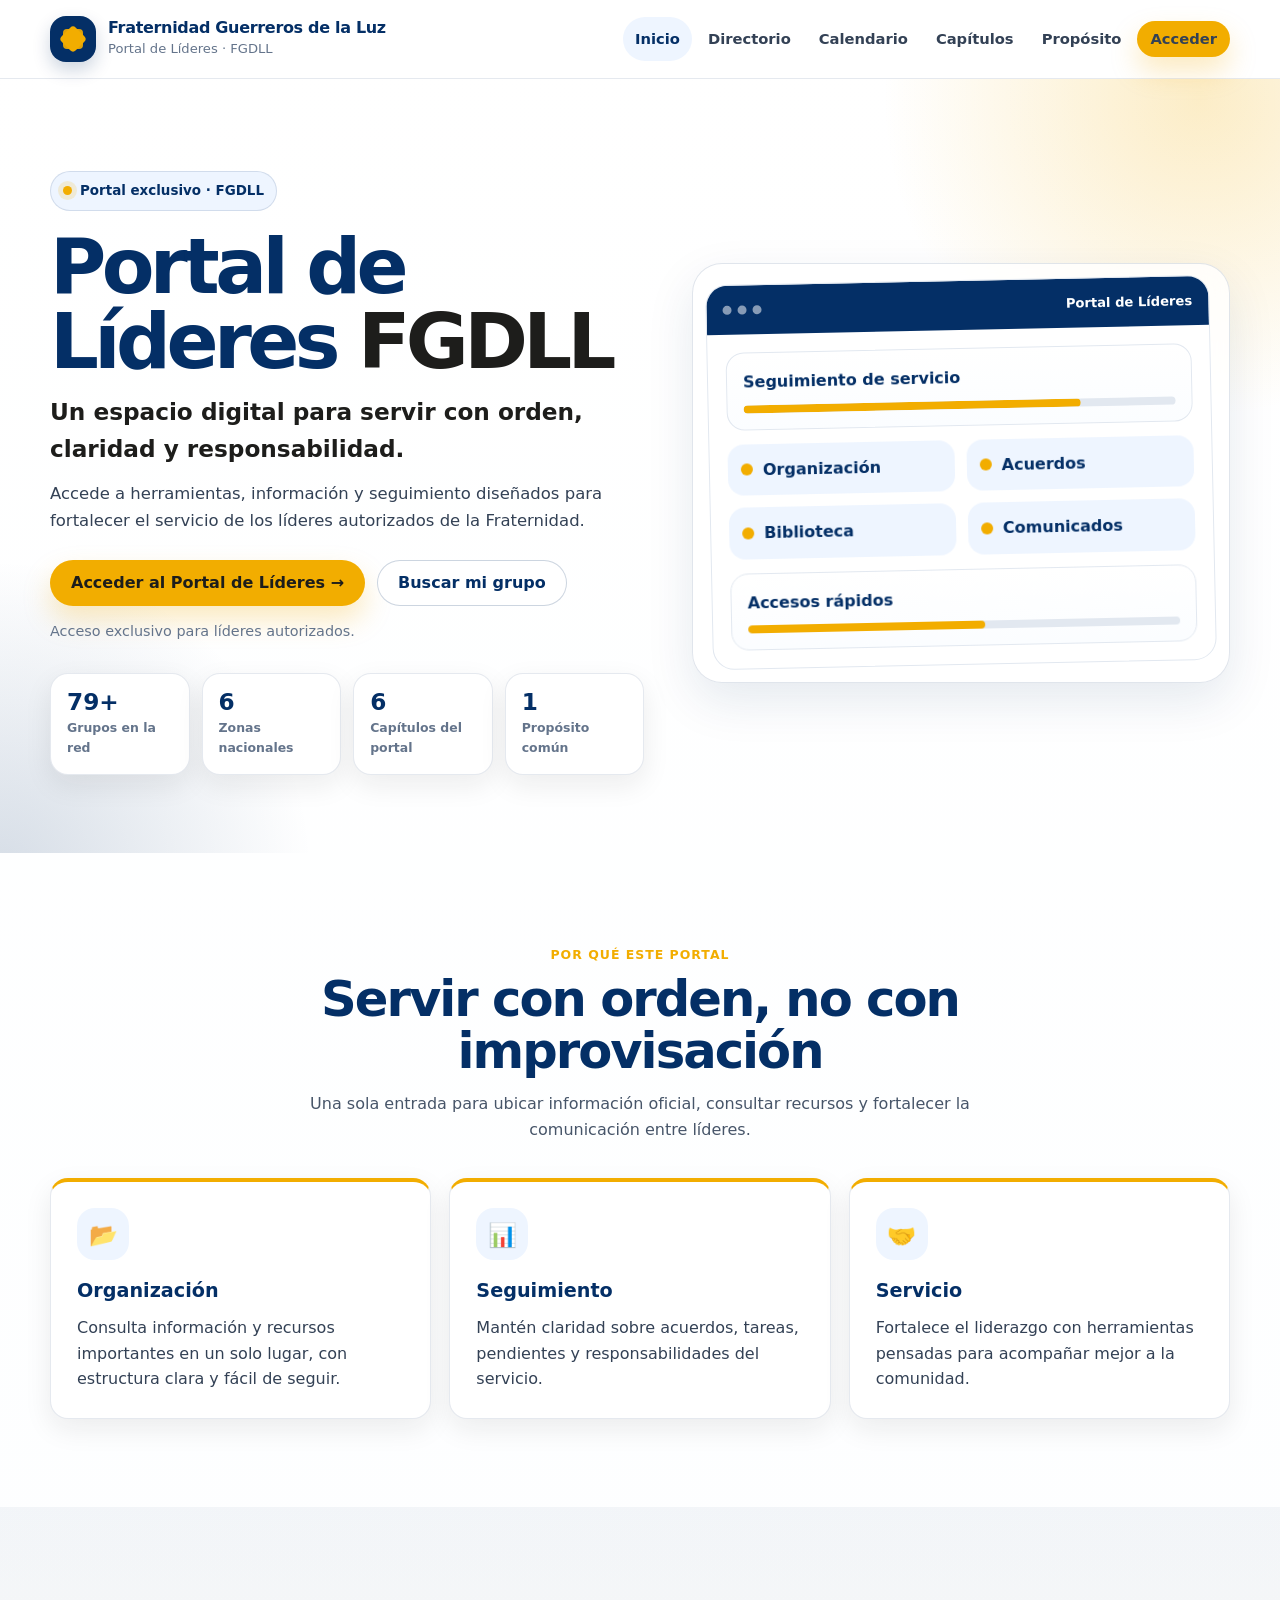
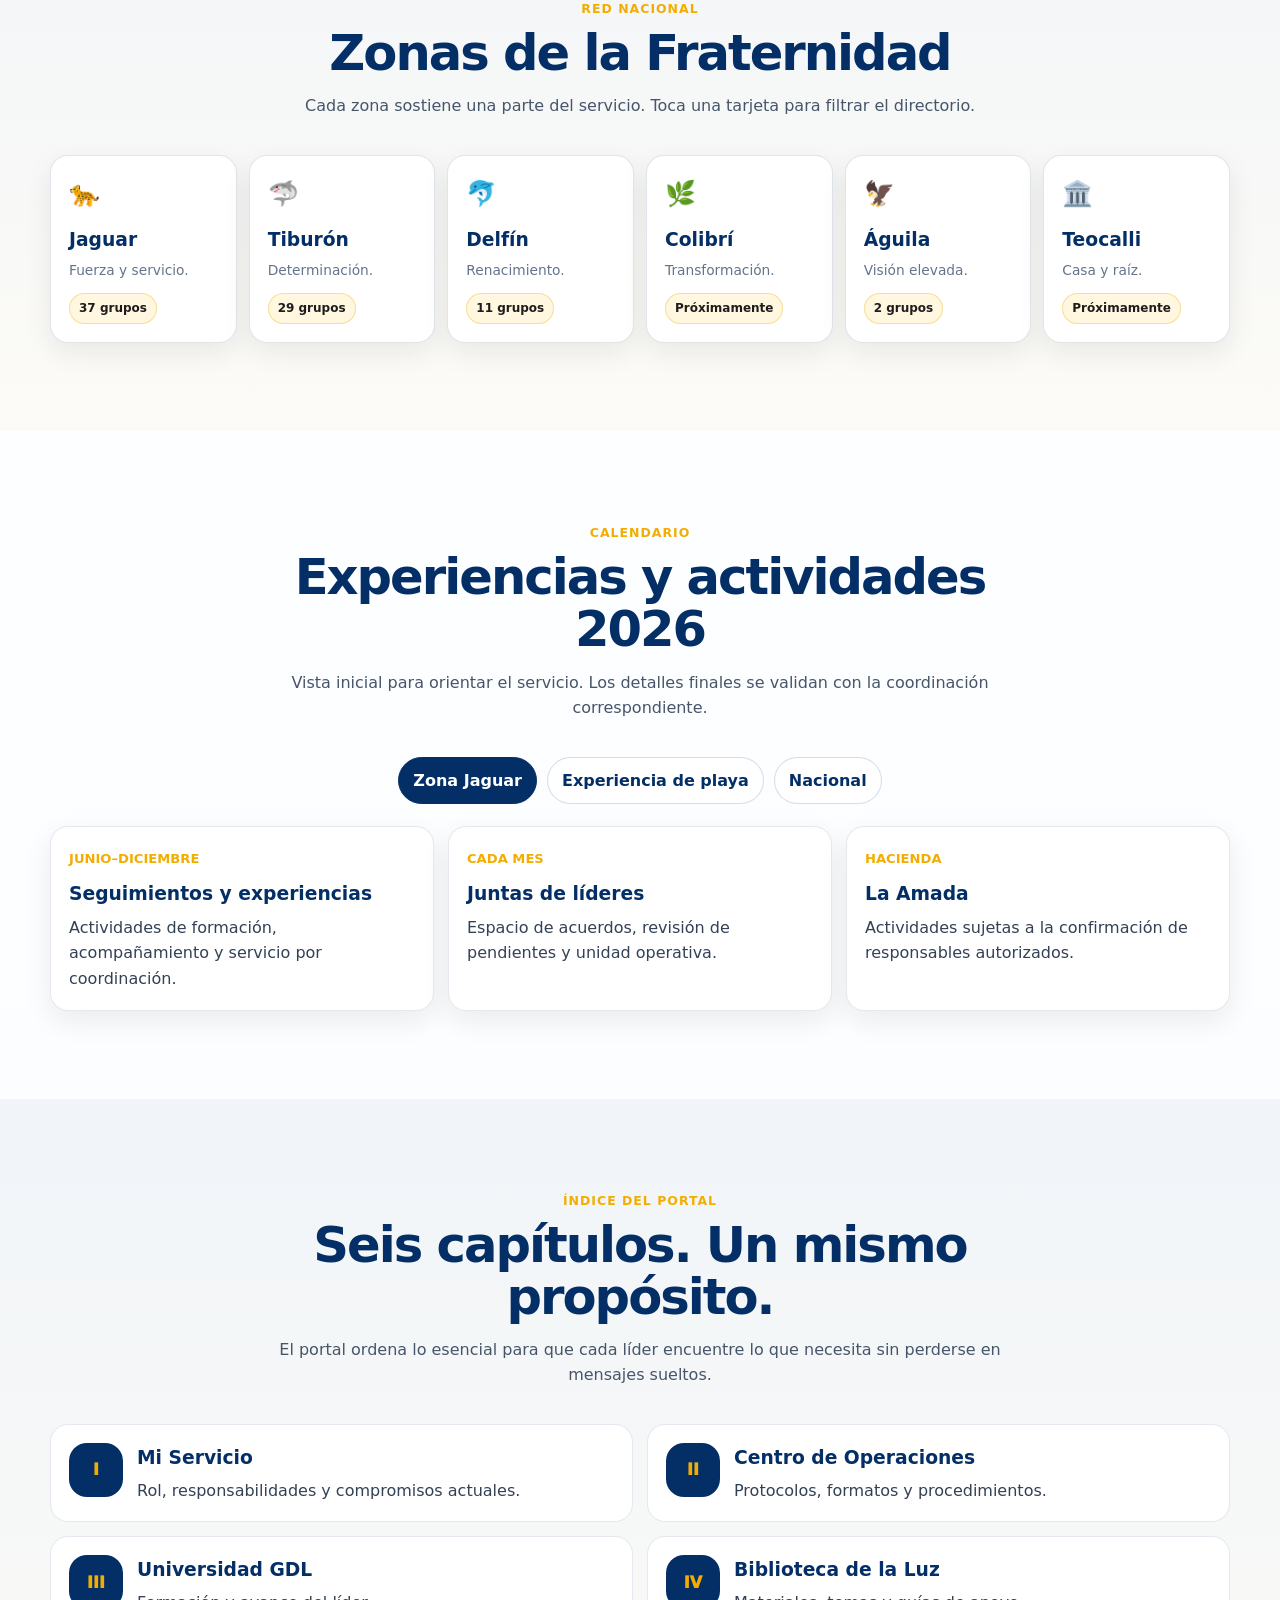
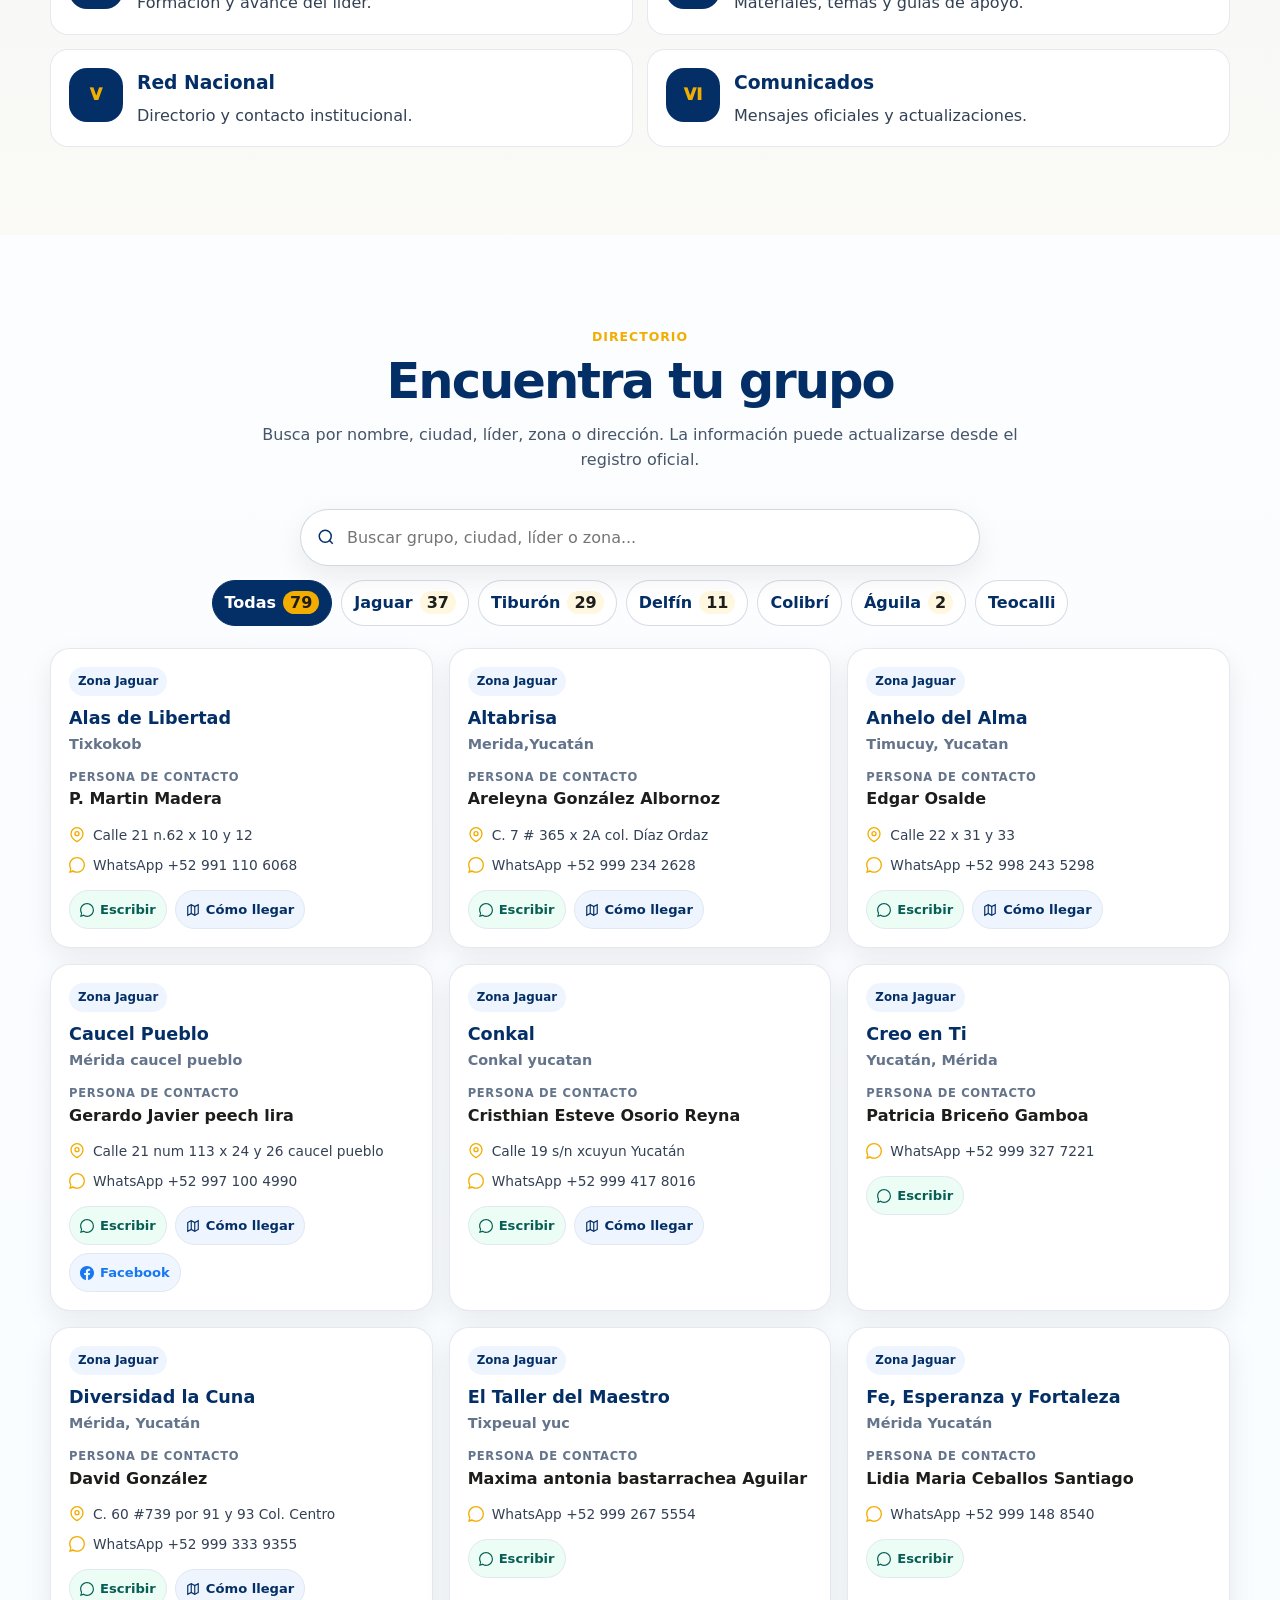
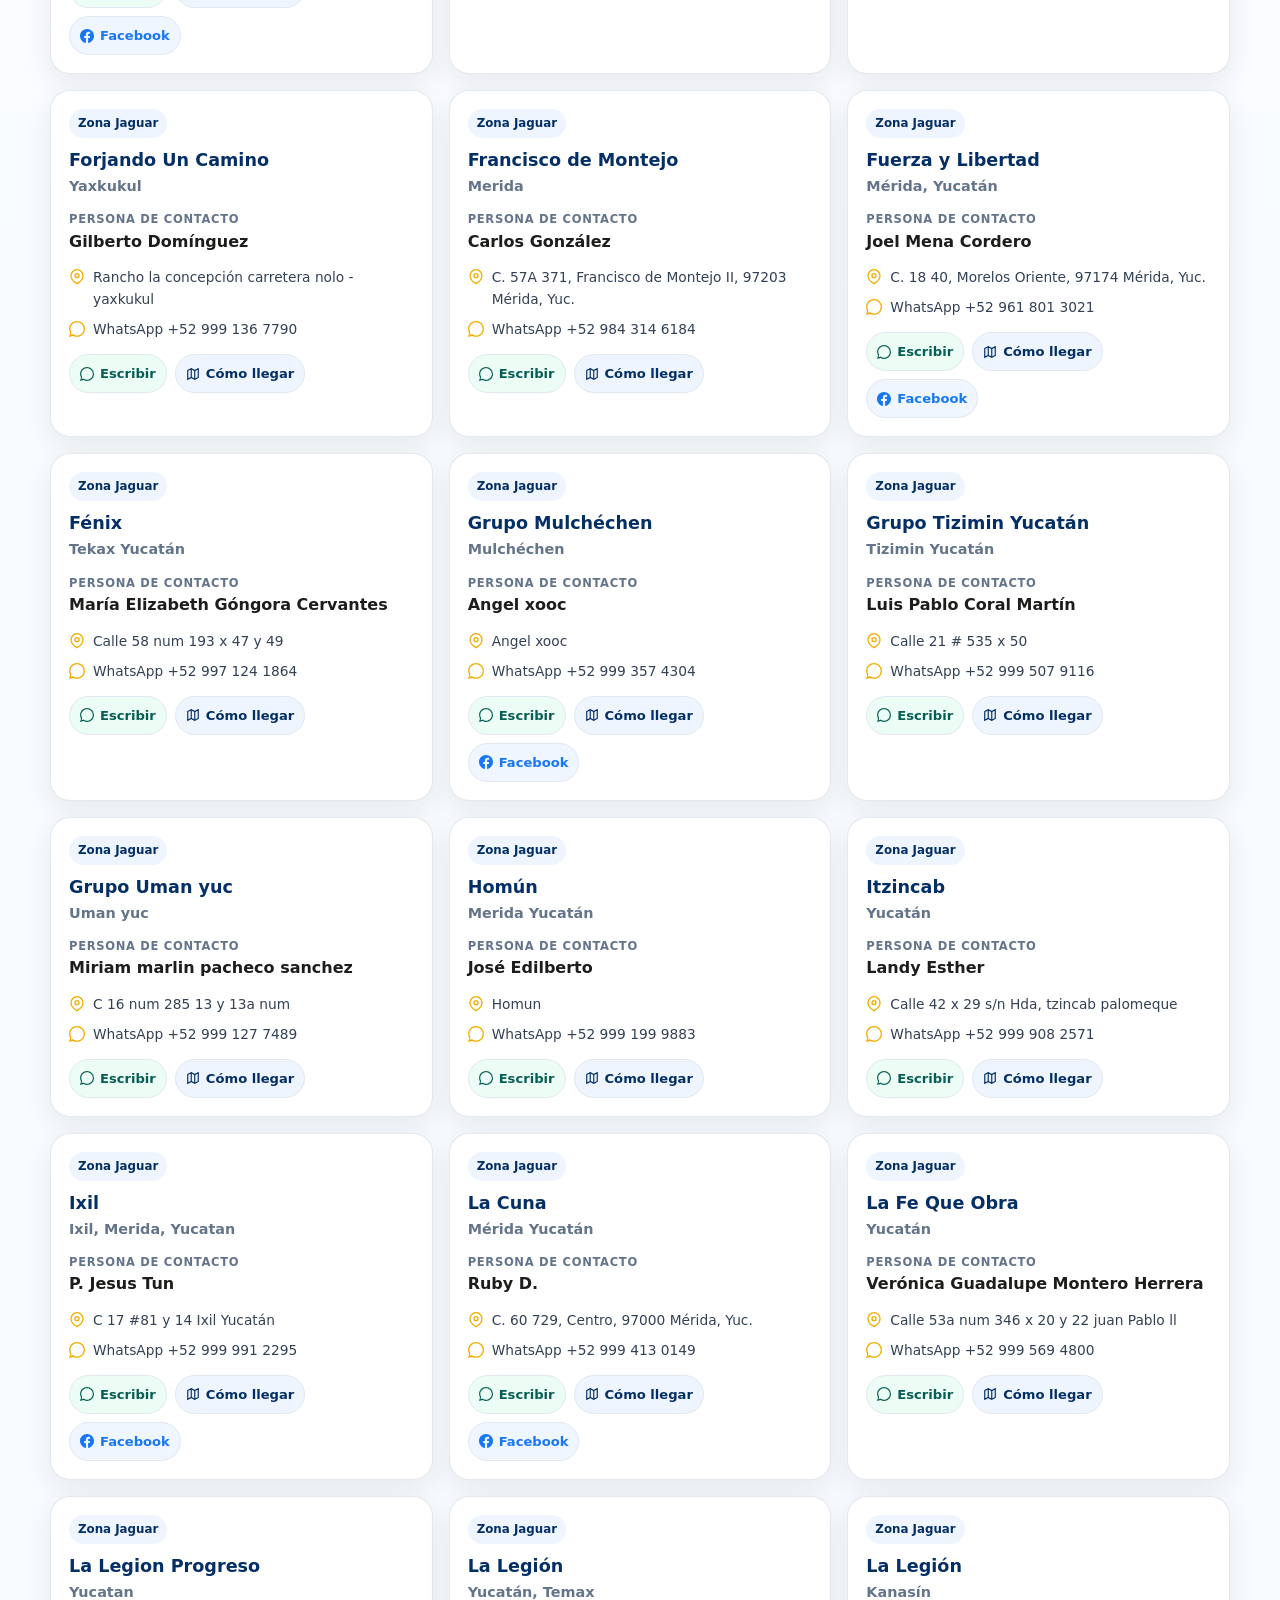
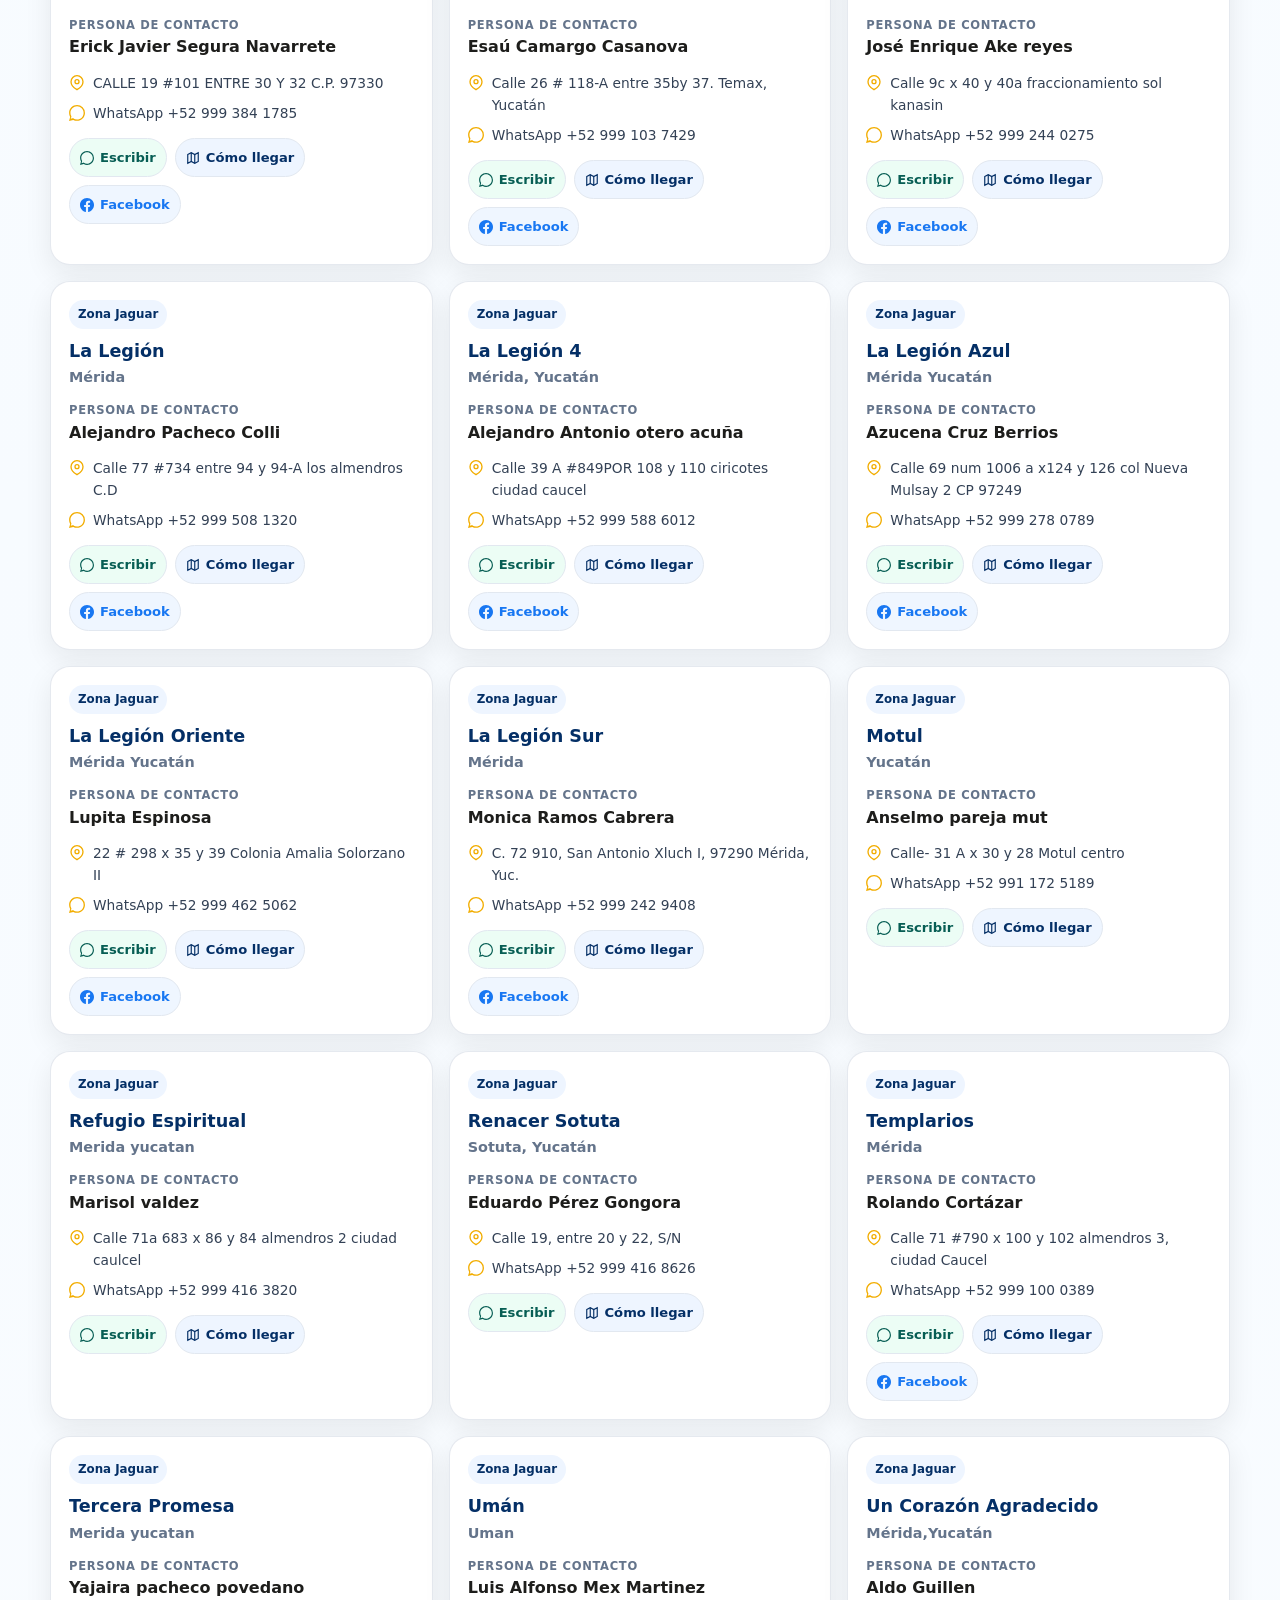
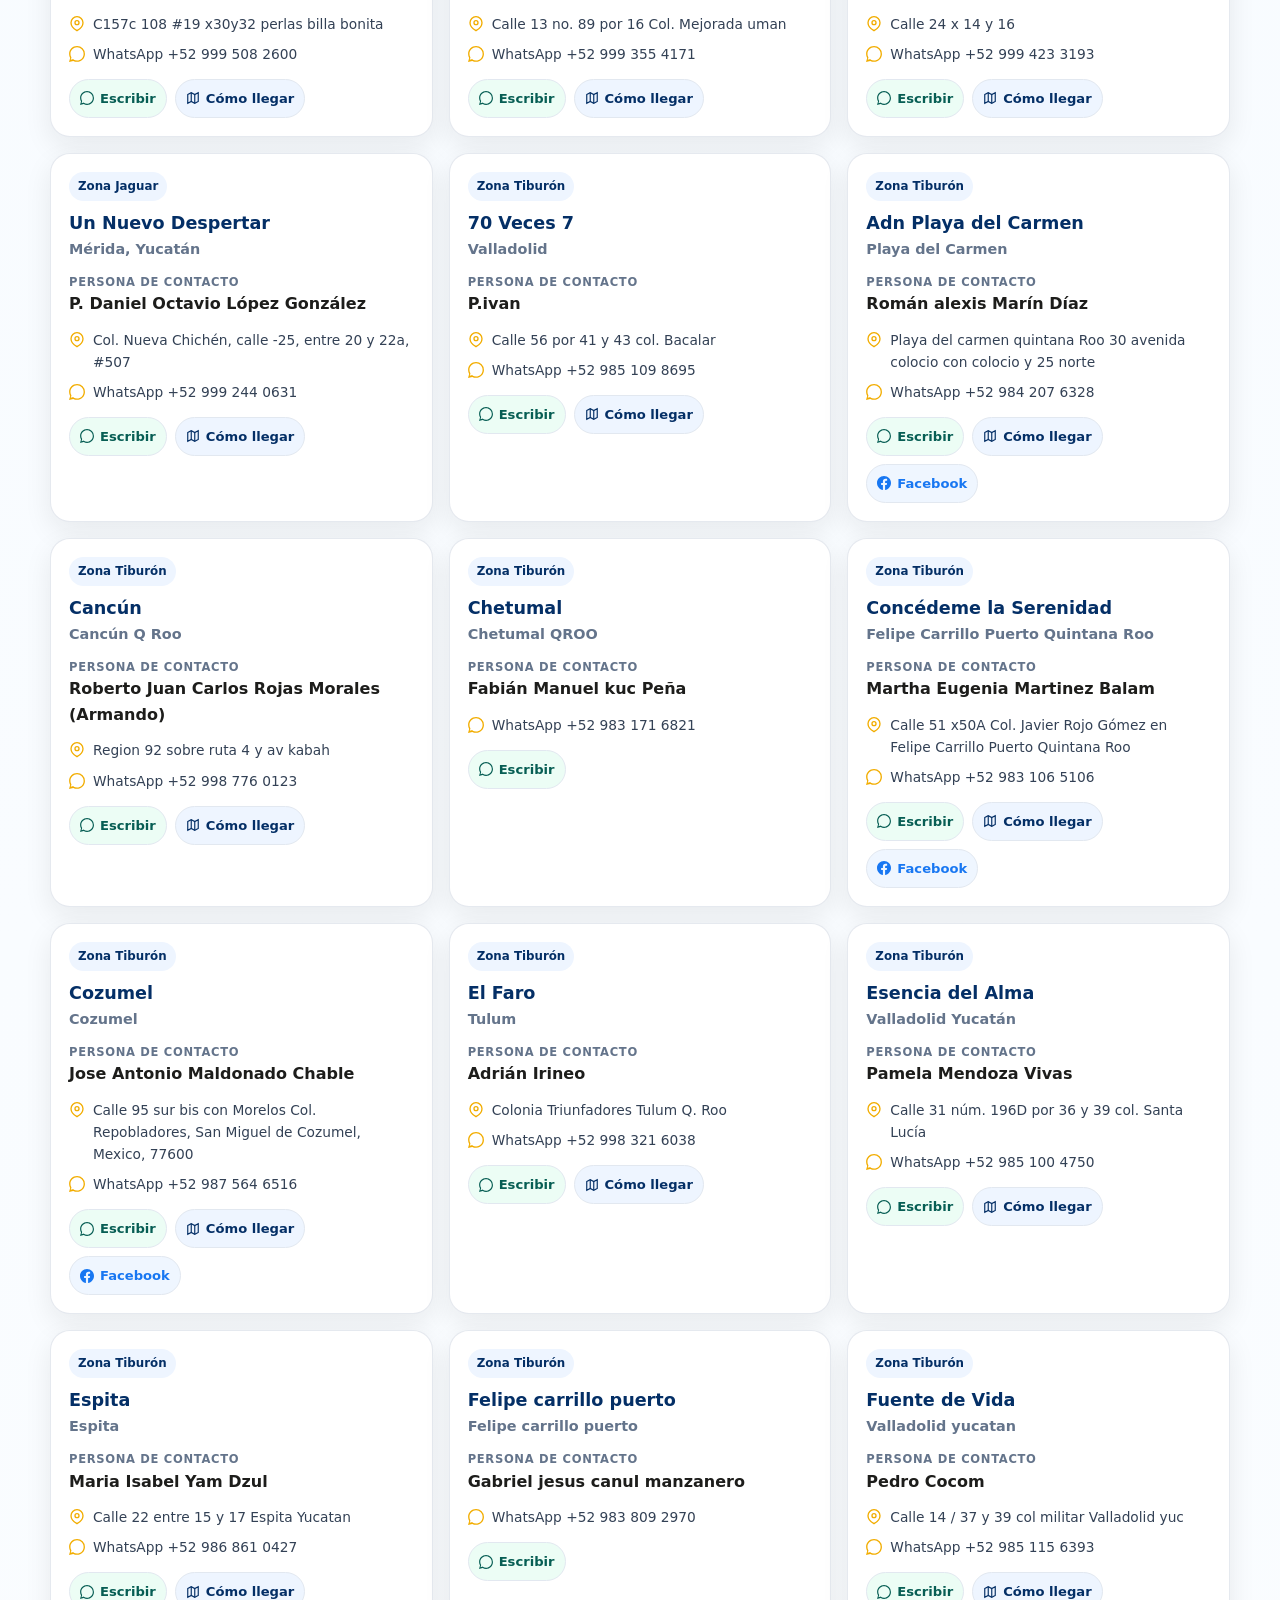
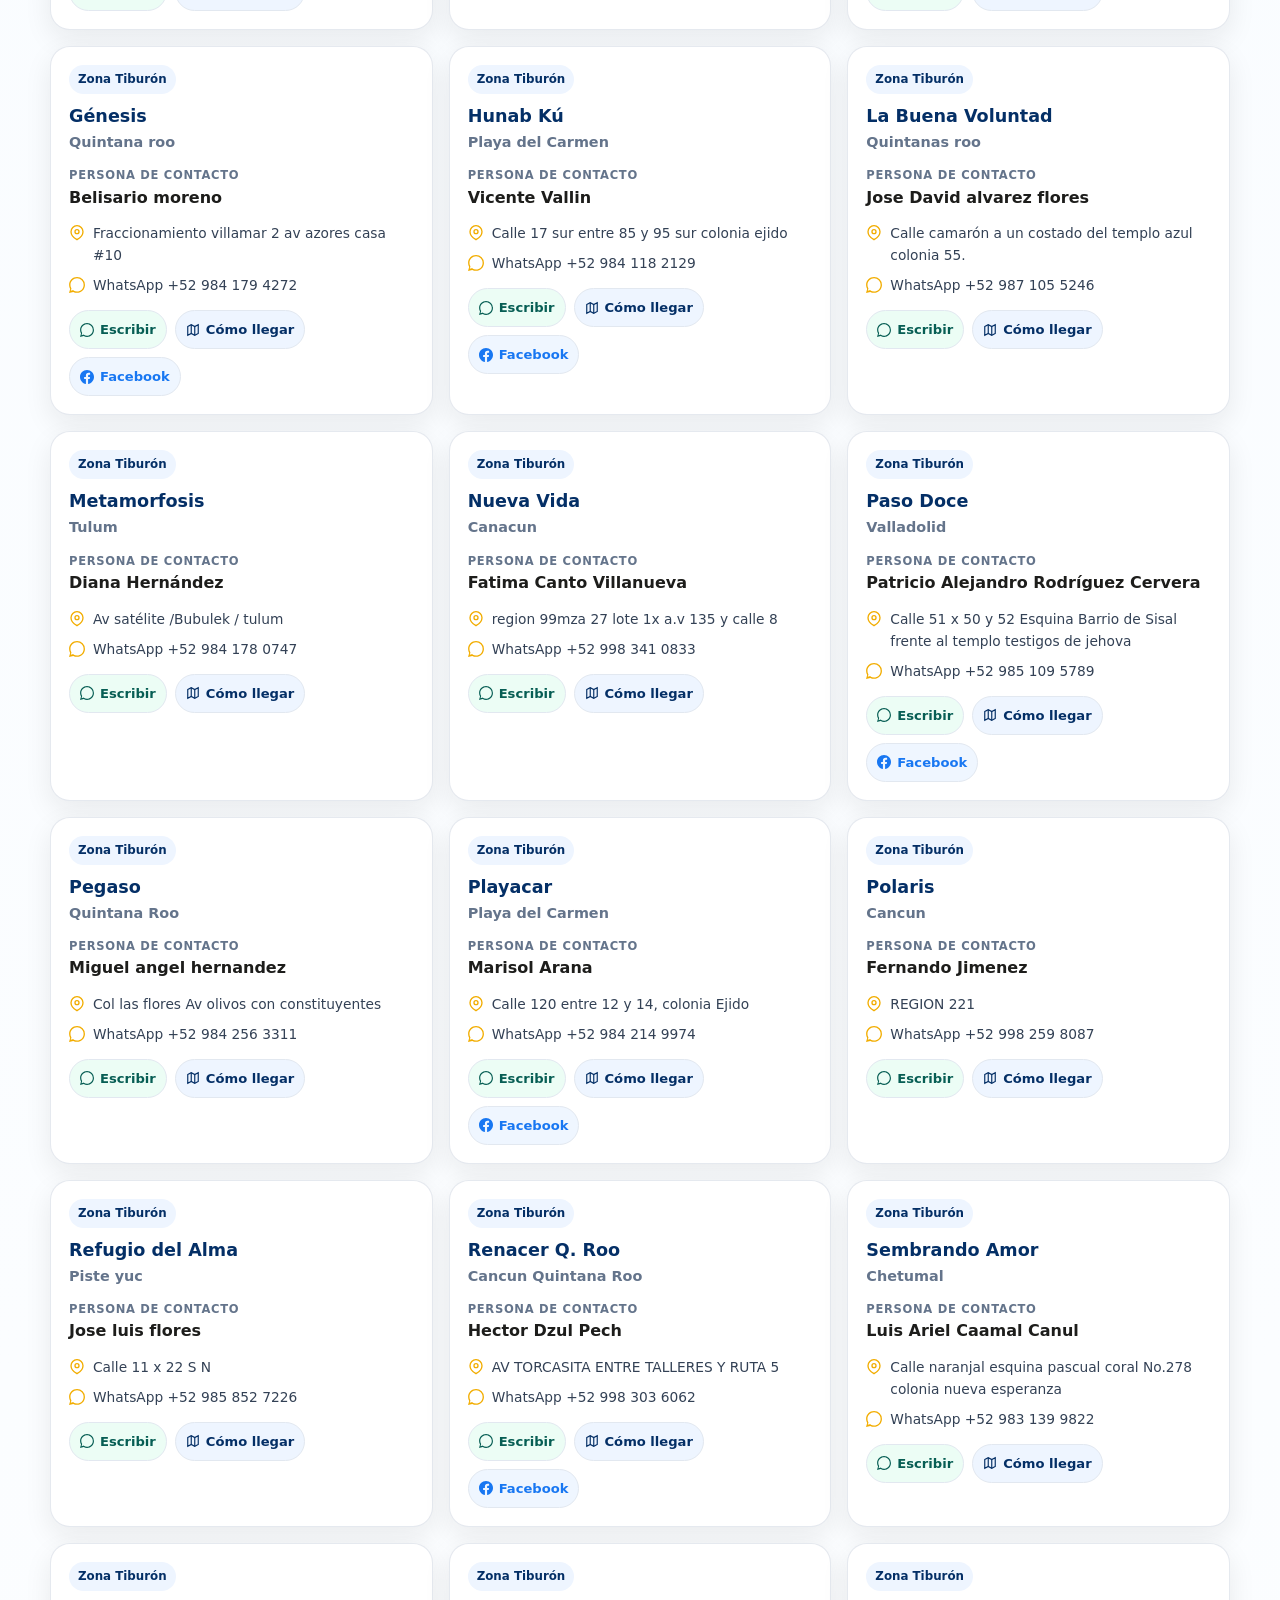
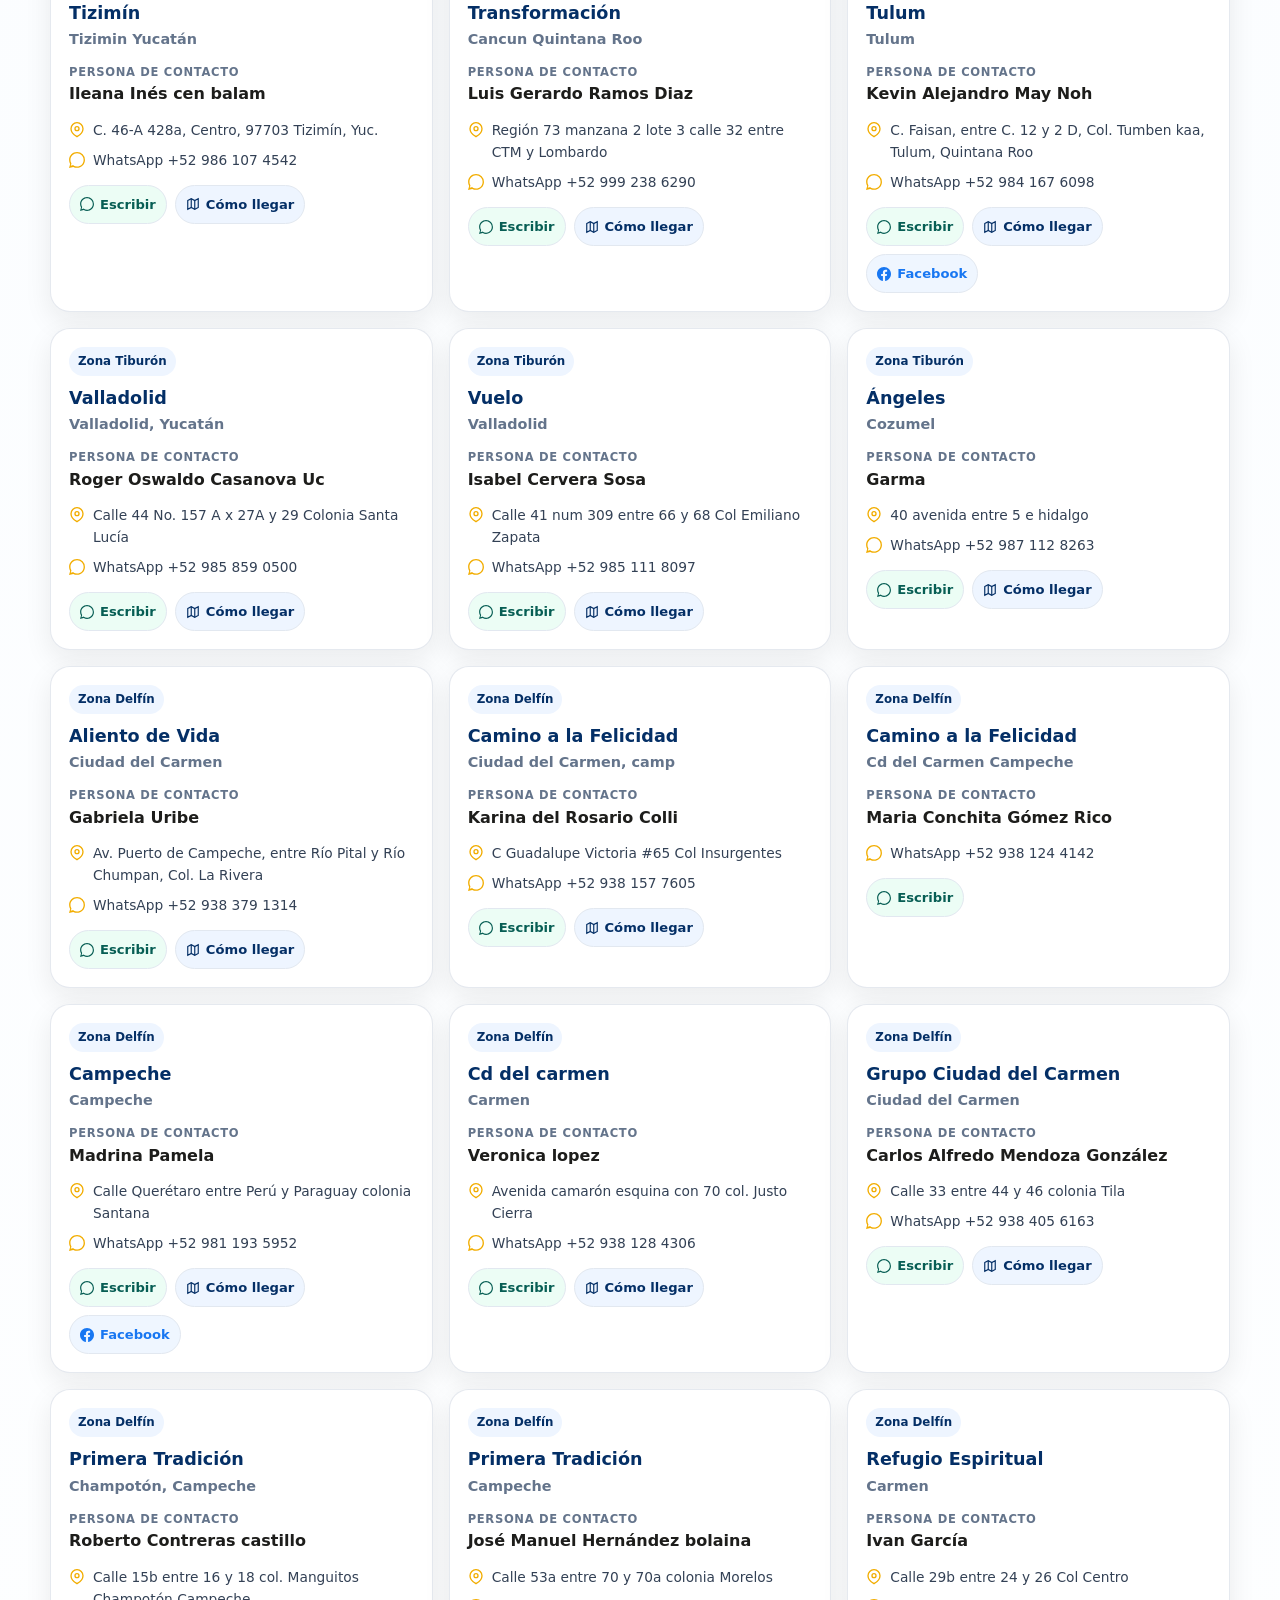
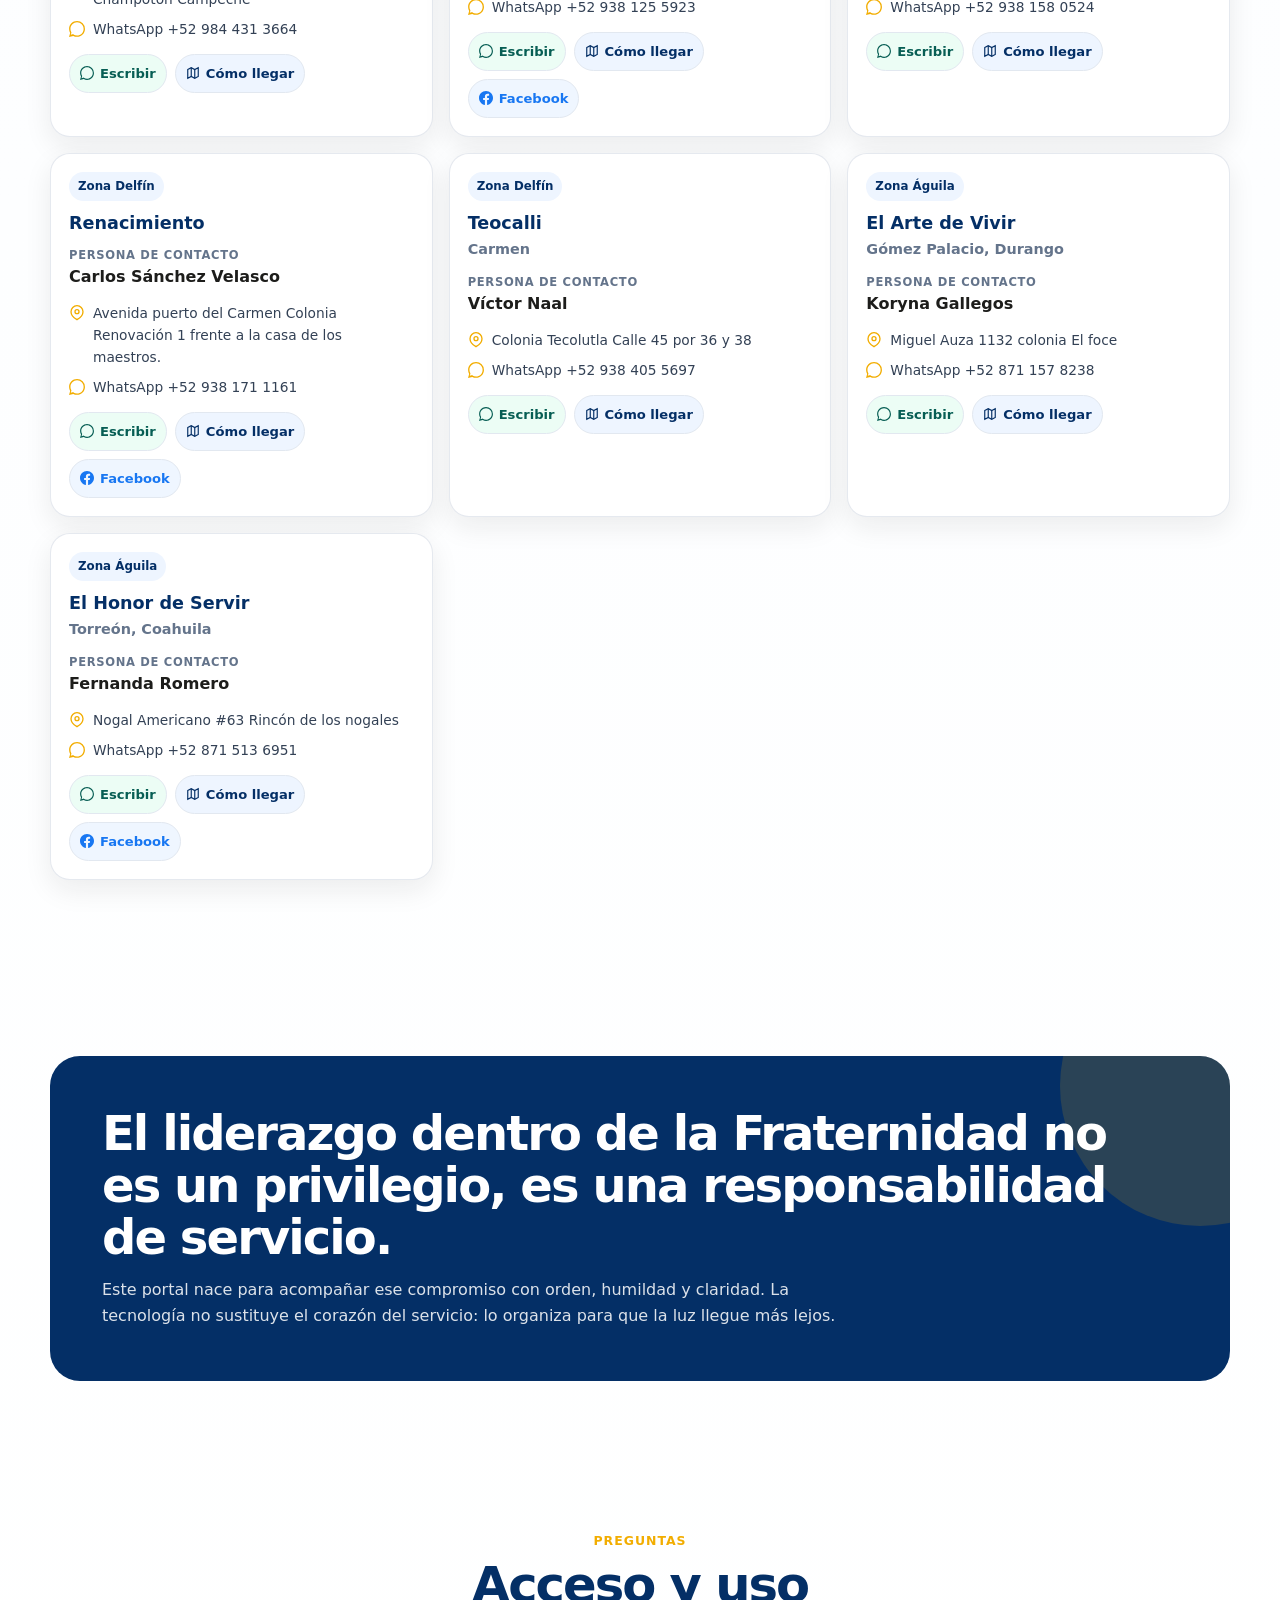
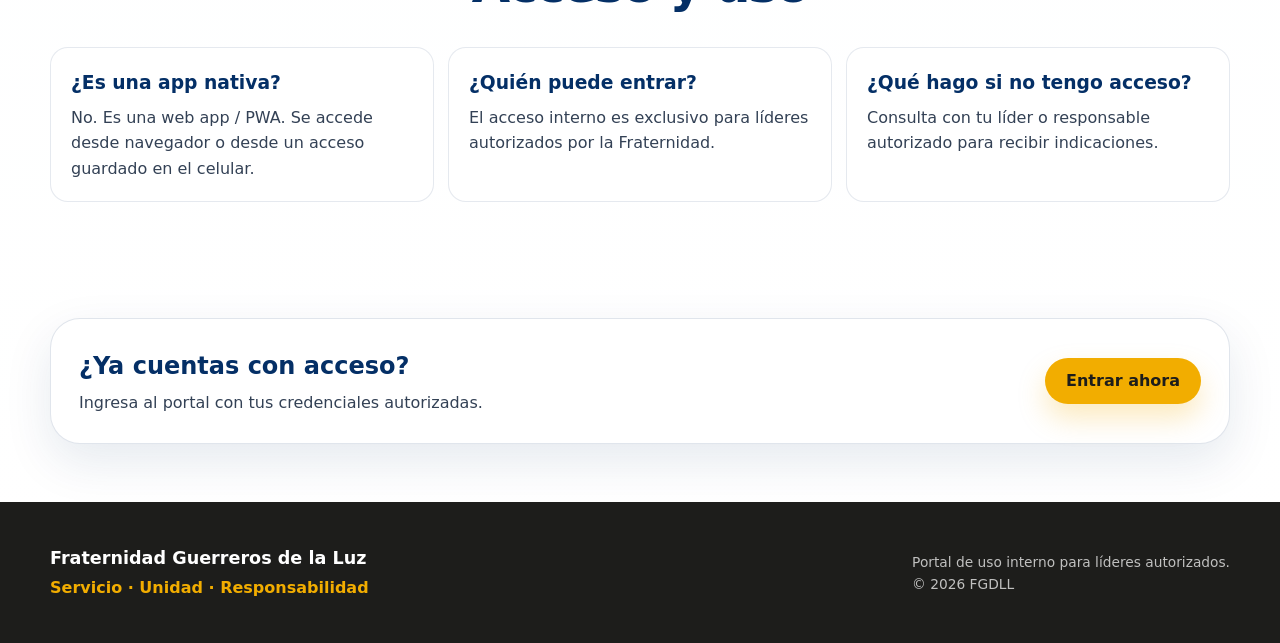
<file: index.html>
<!DOCTYPE html>
<html lang="es">
<head>
  <meta charset="UTF-8" />
  <meta name="viewport" content="width=device-width, initial-scale=1.0" />
  <title>Portal de Líderes FGDLL · Fraternidad Guerreros de la Luz</title>
  <meta name="description" content="Portal de Líderes FGDLL: directorio, calendario, capítulos y acceso institucional para líderes autorizados de la Fraternidad Guerreros de la Luz." />
  <meta name="theme-color" content="#042f66" />
  <meta property="og:title" content="Portal de Líderes FGDLL" />
  <meta property="og:description" content="Un espacio digital para servir con orden, claridad y responsabilidad." />
  <meta property="og:type" content="website" />
  <meta property="og:locale" content="es_MX" />
  <link rel="icon" type="image/svg+xml" href="data:image/svg+xml,%3Csvg xmlns='http://www.w3.org/2000/svg' viewBox='0 0 64 64'%3E%3Crect width='64' height='64' rx='14' fill='%23042f66'/%3E%3Crect x='20' y='20' width='24' height='24' fill='%23f2ad00'/%3E%3Crect x='20' y='20' width='24' height='24' fill='%23f2ad00' transform='rotate(45 32 32)'/%3E%3C/svg%3E" />
  <link rel="stylesheet" href="styles.css" />
</head>
<body>
  <a href="#main" class="skip-link">Saltar al contenido principal</a>

  <header class="site-header" id="header">
    <div class="container header-inner">
      <a href="#inicio" class="brand" aria-label="Inicio - Portal FGDLL">
        <span class="brand-mark" aria-hidden="true"></span>
        <span>
          <span class="brand-name">Fraternidad Guerreros de la Luz</span>
          <span class="brand-sub">Portal de Líderes · FGDLL</span>
        </span>
      </a>
      <nav class="nav" aria-label="Navegación principal">
        <a href="#inicio" data-nav>Inicio</a>
        <a href="#directorio" data-nav>Directorio</a>
        <a href="#calendario" data-nav>Calendario</a>
        <a href="#capitulos" data-nav>Capítulos</a>
        <a href="#proposito" data-nav>Propósito</a>
        <a href="portal.html" class="btn btn-primary btn-sm">Acceder</a>
      </nav>
      <button class="nav-toggle" id="navToggle" aria-label="Abrir menú" aria-expanded="false" aria-controls="navMobile"><span></span><span></span><span></span></button>
    </div>
    <nav class="nav-mobile" id="navMobile" aria-label="Menú móvil">
      <a href="#inicio" data-close-menu>Inicio</a>
      <a href="#directorio" data-close-menu>Directorio</a>
      <a href="#calendario" data-close-menu>Calendario</a>
      <a href="#capitulos" data-close-menu>Capítulos</a>
      <a href="#proposito" data-close-menu>Propósito</a>
      <a href="portal.html" class="btn btn-primary">Acceder al Portal</a>
    </nav>
  </header>

  <main id="main">
    <section class="hero" id="inicio">
      <div class="container hero-grid">
        <div>
          <span class="kicker reveal">Portal exclusivo · FGDLL</span>
          <h1 class="hero-title reveal reveal-delay-1">Portal de Líderes <span>FGDLL</span></h1>
          <p class="hero-sub reveal reveal-delay-2">Un espacio digital para servir con orden, claridad y responsabilidad.</p>
          <p class="hero-text reveal reveal-delay-2">Accede a herramientas, información y seguimiento diseñados para fortalecer el servicio de los líderes autorizados de la Fraternidad.</p>
          <div class="hero-actions reveal reveal-delay-3">
            <a href="portal.html" class="btn btn-primary" aria-label="Acceder al Portal de Líderes">Acceder al Portal de Líderes →</a>
            <a href="#directorio" class="btn btn-outline">Buscar mi grupo</a>
          </div>
          <p class="hero-note reveal reveal-delay-3">Acceso exclusivo para líderes autorizados.</p>
          <div class="stats-row reveal reveal-delay-3" aria-label="Resumen del ecosistema FGDLL">
            <div class="stat"><div class="stat-num" id="statGrupos">—</div><div class="stat-label">Grupos en la red</div></div>
            <div class="stat"><div class="stat-num">6</div><div class="stat-label">Zonas nacionales</div></div>
            <div class="stat"><div class="stat-num">6</div><div class="stat-label">Capítulos del portal</div></div>
            <div class="stat"><div class="stat-num">1</div><div class="stat-label">Propósito común</div></div>
          </div>
        </div>
        <div class="mockup reveal reveal-delay-2" role="img" aria-label="Vista previa del portal">
          <div class="mockup-window">
            <div class="mockup-top"><div class="dots"><span></span><span></span><span></span></div><span class="mockup-title">Portal de Líderes</span></div>
            <div class="mockup-body">
              <div class="mockup-card"><strong>Seguimiento de servicio</strong><div class="mockup-line"><span style="width:78%"></span></div></div>
              <div class="mockup-grid">
                <div class="mockup-pill"><i></i> Organización</div>
                <div class="mockup-pill"><i></i> Acuerdos</div>
                <div class="mockup-pill"><i></i> Biblioteca</div>
                <div class="mockup-pill"><i></i> Comunicados</div>
              </div>
              <div class="mockup-card"><strong>Accesos rápidos</strong><div class="mockup-line"><span style="width:55%"></span></div></div>
            </div>
          </div>
        </div>
      </div>
    </section>

    <section class="section" id="beneficios">
      <div class="container">
        <div class="section-header reveal">
          <span class="section-label">Por qué este portal</span>
          <h2 class="section-title">Servir con orden, no con improvisación</h2>
          <p class="section-desc">Una sola entrada para ubicar información oficial, consultar recursos y fortalecer la comunicación entre líderes.</p>
        </div>
        <div class="cards-grid">
          <article class="card card-accent reveal reveal-delay-1"><div class="card-icon">📂</div><h3 class="card-title">Organización</h3><p class="card-text">Consulta información y recursos importantes en un solo lugar, con estructura clara y fácil de seguir.</p></article>
          <article class="card card-accent reveal reveal-delay-2"><div class="card-icon">📊</div><h3 class="card-title">Seguimiento</h3><p class="card-text">Mantén claridad sobre acuerdos, tareas, pendientes y responsabilidades del servicio.</p></article>
          <article class="card card-accent reveal reveal-delay-3"><div class="card-icon">🤝</div><h3 class="card-title">Servicio</h3><p class="card-text">Fortalece el liderazgo con herramientas pensadas para acompañar mejor a la comunidad.</p></article>
        </div>
      </div>
    </section>

    <section class="section section-soft" id="zonas">
      <div class="container">
        <div class="section-header reveal"><span class="section-label">Red nacional</span><h2 class="section-title">Zonas de la Fraternidad</h2><p class="section-desc">Cada zona sostiene una parte del servicio. Toca una tarjeta para filtrar el directorio.</p></div>
        <div class="zonas-grid">
          <button class="zona-card" data-zona="Jaguar"><div class="zona-top"><span class="zona-icon">🐆</span></div><h3>Jaguar</h3><p>Fuerza y servicio.</p><span class="zona-count" data-zona-count="Jaguar">—</span></button>
          <button class="zona-card" data-zona="Tiburón"><div class="zona-top"><span class="zona-icon">🦈</span></div><h3>Tiburón</h3><p>Determinación.</p><span class="zona-count" data-zona-count="Tiburón">—</span></button>
          <button class="zona-card" data-zona="Delfín"><div class="zona-top"><span class="zona-icon">🐬</span></div><h3>Delfín</h3><p>Renacimiento.</p><span class="zona-count" data-zona-count="Delfín">—</span></button>
          <button class="zona-card" data-zona="Colibrí"><div class="zona-top"><span class="zona-icon">🌿</span></div><h3>Colibrí</h3><p>Transformación.</p><span class="zona-count" data-zona-count="Colibrí">—</span></button>
          <button class="zona-card" data-zona="Águila"><div class="zona-top"><span class="zona-icon">🦅</span></div><h3>Águila</h3><p>Visión elevada.</p><span class="zona-count" data-zona-count="Águila">—</span></button>
          <button class="zona-card" data-zona="Teocalli"><div class="zona-top"><span class="zona-icon">🏛️</span></div><h3>Teocalli</h3><p>Casa y raíz.</p><span class="zona-count" data-zona-count="Teocalli">—</span></button>
        </div>
      </div>
    </section>

    <section class="section" id="calendario">
      <div class="container">
        <div class="section-header reveal"><span class="section-label">Calendario</span><h2 class="section-title">Experiencias y actividades 2026</h2><p class="section-desc">Vista inicial para orientar el servicio. Los detalles finales se validan con la coordinación correspondiente.</p></div>
        <div class="cal-tabs" role="tablist" aria-label="Calendario por sede">
          <button class="cal-tab active" data-cal="jaguar" role="tab" aria-selected="true">Zona Jaguar</button>
          <button class="cal-tab" data-cal="playa" role="tab" aria-selected="false">Experiencia de playa</button>
          <button class="cal-tab" data-cal="nacional" role="tab" aria-selected="false">Nacional</button>
        </div>
        <div class="cal-panel active" id="cal-jaguar"><div class="cal-grid">
          <article class="event-card"><span class="event-date">Junio–Diciembre</span><h3>Seguimientos y experiencias</h3><p>Actividades de formación, acompañamiento y servicio por coordinación.</p></article>
          <article class="event-card"><span class="event-date">Cada mes</span><h3>Juntas de líderes</h3><p>Espacio de acuerdos, revisión de pendientes y unidad operativa.</p></article>
          <article class="event-card"><span class="event-date">Hacienda</span><h3>La Amada</h3><p>Actividades sujetas a la confirmación de responsables autorizados.</p></article>
        </div></div>
        <div class="cal-panel" id="cal-playa" hidden><div class="cal-grid">
          <article class="event-card"><span class="event-date">Programación</span><h3>Experiencias de playa</h3><p>Consulta logística y convocatorias oficiales en el portal interno.</p></article>
          <article class="event-card"><span class="event-date">Coordinación</span><h3>Servicio y responsables</h3><p>Roles, listas y lineamientos se confirman por zona.</p></article>
          <article class="event-card"><span class="event-date">Seguridad</span><h3>Indicaciones previas</h3><p>Revisión de permisos, responsivas y comunicación autorizada.</p></article>
        </div></div>
        <div class="cal-panel" id="cal-nacional" hidden><div class="cal-grid">
          <article class="event-card"><span class="event-date">2026</span><h3>Aniversarios</h3><p>Fechas relevantes de zonas y grupos para cuidar la unidad del calendario.</p></article>
          <article class="event-card"><span class="event-date">Red</span><h3>Comunicados nacionales</h3><p>Información oficial para líderes y responsables de servicio.</p></article>
          <article class="event-card"><span class="event-date">Formación</span><h3>Capacitación</h3><p>Materiales y módulos de la Universidad Guerreros de la Luz.</p></article>
        </div></div>
      </div>
    </section>

    <section class="section section-soft" id="capitulos">
      <div class="container">
        <div class="section-header reveal"><span class="section-label">Índice del portal</span><h2 class="section-title">Seis capítulos. Un mismo propósito.</h2><p class="section-desc">El portal ordena lo esencial para que cada líder encuentre lo que necesita sin perderse en mensajes sueltos.</p></div>
        <div class="toc">
          <article class="toc-item"><div class="toc-num">I</div><div><h3>Mi Servicio</h3><p>Rol, responsabilidades y compromisos actuales.</p></div></article>
          <article class="toc-item"><div class="toc-num">II</div><div><h3>Centro de Operaciones</h3><p>Protocolos, formatos y procedimientos.</p></div></article>
          <article class="toc-item"><div class="toc-num">III</div><div><h3>Universidad GDL</h3><p>Formación y avance del líder.</p></div></article>
          <article class="toc-item"><div class="toc-num">IV</div><div><h3>Biblioteca de la Luz</h3><p>Materiales, temas y guías de apoyo.</p></div></article>
          <article class="toc-item"><div class="toc-num">V</div><div><h3>Red Nacional</h3><p>Directorio y contacto institucional.</p></div></article>
          <article class="toc-item"><div class="toc-num">VI</div><div><h3>Comunicados</h3><p>Mensajes oficiales y actualizaciones.</p></div></article>
        </div>
      </div>
    </section>

    <section class="section" id="directorio">
      <div class="container">
        <div class="section-header reveal"><span class="section-label">Directorio</span><h2 class="section-title">Encuentra tu grupo</h2><p class="section-desc">Busca por nombre, ciudad, líder, zona o dirección. La información puede actualizarse desde el registro oficial.</p></div>
        <div class="dir-tools">
          <label class="searchbox" aria-label="Buscar grupo">
            <svg viewBox="0 0 24 24" fill="none" stroke="currentColor" stroke-width="2"><circle cx="11" cy="11" r="8"></circle><path d="m21 21-4.3-4.3"></path></svg>
            <input type="search" id="dirSearch" placeholder="Buscar grupo, ciudad, líder o zona..." autocomplete="off" />
          </label>
          <div class="chips" id="dirFilter" aria-label="Filtros por zona"></div>
        </div>
        <div class="dir-grid" id="dirGrid"></div>
      </div>
    </section>

    <section class="section" id="proposito">
      <div class="container"><div class="quote-card reveal"><h2>El liderazgo dentro de la Fraternidad no es un privilegio, es una responsabilidad de servicio.</h2><p>Este portal nace para acompañar ese compromiso con orden, humildad y claridad. La tecnología no sustituye el corazón del servicio: lo organiza para que la luz llegue más lejos.</p></div></div>
    </section>

    <section class="section-tight" id="preguntas">
      <div class="container">
        <div class="section-header reveal"><span class="section-label">Preguntas</span><h2 class="section-title">Acceso y uso</h2></div>
        <div class="faq-grid">
          <article class="faq-item"><h3>¿Es una app nativa?</h3><p>No. Es una web app / PWA. Se accede desde navegador o desde un acceso guardado en el celular.</p></article>
          <article class="faq-item"><h3>¿Quién puede entrar?</h3><p>El acceso interno es exclusivo para líderes autorizados por la Fraternidad.</p></article>
          <article class="faq-item"><h3>¿Qué hago si no tengo acceso?</h3><p>Consulta con tu líder o responsable autorizado para recibir indicaciones.</p></article>
        </div>
      </div>
    </section>

    <section class="section-tight" id="acceso">
      <div class="container"><div class="cta-box reveal"><div><h2>¿Ya cuentas con acceso?</h2><p>Ingresa al portal con tus credenciales autorizadas.</p></div><a href="portal.html" class="btn btn-primary">Entrar ahora</a></div></div>
    </section>
  </main>

  <footer class="site-footer">
    <div class="container footer-inner"><div><div class="footer-title">Fraternidad Guerreros de la Luz</div><div class="footer-sub">Servicio · Unidad · Responsabilidad</div></div><div class="footer-small">Portal de uso interno para líderes autorizados.<br />© <span id="year"></span> FGDLL</div></div>
  </footer>

  <script src="script.js"></script>
</body>
</html>
</file>
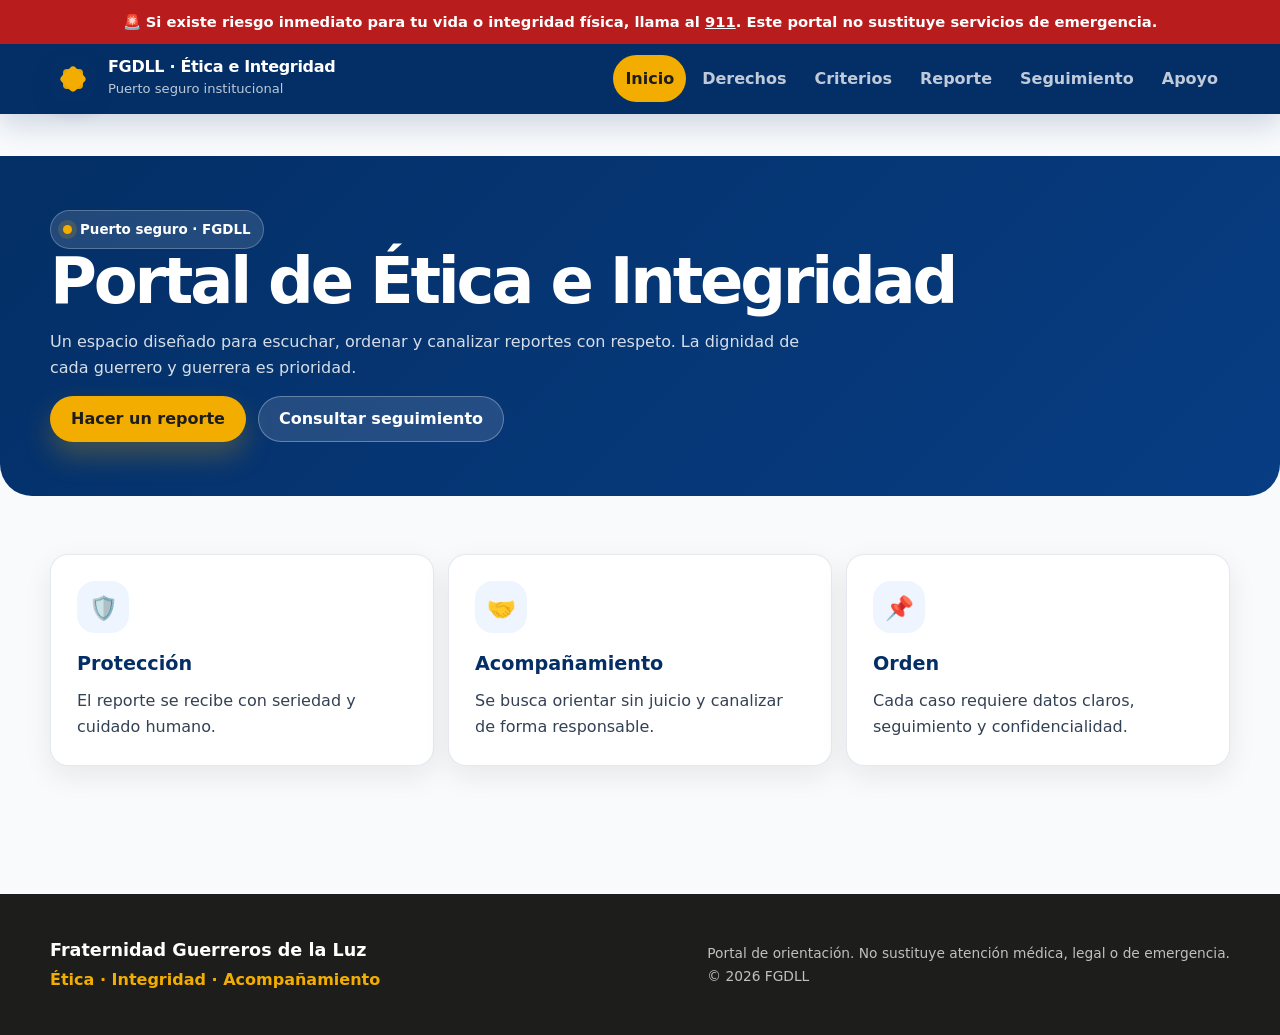
<file: denuncias.html>
<!DOCTYPE html>
<html lang="es">
<head>
  <meta charset="UTF-8" />
  <meta name="viewport" content="width=device-width, initial-scale=1.0" />
  <title>Ética e Integridad · FGDLL</title>
  <meta name="description" content="Portal de Ética e Integridad FGDLL: espacio de orientación, reporte seguro y seguimiento responsable." />
  <meta name="theme-color" content="#042f66" />
  <link rel="stylesheet" href="styles.css" />
</head>
<body class="ethics-page">
  <div class="emergency-banner">🚨 Si existe riesgo inmediato para tu vida o integridad física, llama al <a href="tel:911">911</a>. Este portal no sustituye servicios de emergencia.</div>
  <nav class="ethics-nav" aria-label="Navegación de Ética e Integridad">
    <div class="container">
      <a href="index.html" class="brand" style="color:#fff"><span class="brand-mark" aria-hidden="true"></span><span><span class="brand-name" style="color:#fff">FGDLL · Ética e Integridad</span><span class="brand-sub" style="color:rgba(255,255,255,.74)">Puerto seguro institucional</span></span></a>
      <div class="ethics-links" role="tablist">
        <button class="active" data-ethics="inicio">Inicio</button>
        <button data-ethics="derechos">Derechos</button>
        <button data-ethics="criterios">Criterios</button>
        <button data-ethics="reporte">Reporte</button>
        <button data-ethics="seguimiento">Seguimiento</button>
        <button data-ethics="apoyo">Apoyo</button>
      </div>
    </div>
  </nav>

  <main id="main">
    <section class="ethics-section active" id="etica-inicio">
      <div class="ethics-hero"><div class="container"><span class="kicker" style="background:rgba(255,255,255,.12);color:#fff;border-color:rgba(255,255,255,.24)">Puerto seguro · FGDLL</span><h1>Portal de Ética e Integridad</h1><p>Un espacio diseñado para escuchar, ordenar y canalizar reportes con respeto. La dignidad de cada guerrero y guerrera es prioridad.</p><div class="hero-actions"><button class="btn btn-primary" data-ethics="reporte">Hacer un reporte</button><button class="btn btn-light" data-ethics="seguimiento">Consultar seguimiento</button></div></div></div>
      <div class="container section-tight"><div class="ethics-grid"><article class="card"><div class="card-icon">🛡️</div><h3 class="card-title">Protección</h3><p class="card-text">El reporte se recibe con seriedad y cuidado humano.</p></article><article class="card"><div class="card-icon">🤝</div><h3 class="card-title">Acompañamiento</h3><p class="card-text">Se busca orientar sin juicio y canalizar de forma responsable.</p></article><article class="card"><div class="card-icon">📌</div><h3 class="card-title">Orden</h3><p class="card-text">Cada caso requiere datos claros, seguimiento y confidencialidad.</p></article></div></div>
    </section>

    <section class="ethics-section" id="etica-derechos"><div class="container"><div class="section-header"><span class="section-label">Filosofía</span><h2 class="section-title">Derechos y dignidad</h2><p class="section-desc">El servicio no justifica el maltrato. La disciplina verdadera sostiene, no humilla.</p></div><div class="cards-grid"><article class="card"><h3 class="card-title">Ser escuchado</h3><p class="card-text">Toda persona puede pedir orientación sin recibir burla, amenaza o exposición pública.</p></article><article class="card"><h3 class="card-title">Ser tratado con respeto</h3><p class="card-text">La corrección debe cuidar la dignidad de la persona y el bienestar común.</p></article><article class="card"><h3 class="card-title">Pedir ayuda</h3><p class="card-text">Cuando algo rebasa el servicio, se debe canalizar con responsabilidad.</p></article></div></div></section>

    <section class="ethics-section" id="etica-criterios"><div class="container"><div class="section-header"><span class="section-label">Criterios</span><h2 class="section-title">Qué se puede reportar</h2><p class="section-desc">Este canal ayuda a ordenar situaciones que dañan la seguridad, la confianza o la integridad del servicio.</p></div><div class="tool-grid"><article class="tool-card"><h3>Maltrato o abuso de autoridad</h3><p>Gritos, humillaciones, amenazas o uso del servicio para controlar.</p></article><article class="tool-card"><h3>Riesgos de seguridad</h3><p>Situaciones que comprometen la integridad física o emocional.</p></article><article class="tool-card"><h3>Confidencialidad</h3><p>Exposición indebida de procesos, testimonios o información sensible.</p></article><article class="tool-card"><h3>Conducta inapropiada</h3><p>Acciones que dañan la confianza del grupo o la comunidad.</p></article><article class="tool-card"><h3>Uso indebido de recursos</h3><p>Manejo poco claro de materiales, espacios o apoyos.</p></article><article class="tool-card"><h3>Orientación preventiva</h3><p>Dudas antes de que una situación crezca o se desordene.</p></article></div></div></section>

    <section class="ethics-section" id="etica-reporte"><div class="container"><div class="section-header"><span class="section-label">Reporte seguro</span><h2 class="section-title">Cuéntalo con claridad</h2><p class="section-desc">Este formulario genera un folio local de seguimiento. Para producción, debe conectarse a un backend seguro o formulario institucional autorizado.</p></div><div class="panel"><form id="reportForm" class="form-grid"><div class="form-group"><label for="tipoReporte">Tipo de situación</label><select id="tipoReporte" class="form-field" required><option value="">Selecciona una opción</option><option>Maltrato o abuso de autoridad</option><option>Riesgo de seguridad</option><option>Confidencialidad</option><option>Conducta inapropiada</option><option>Orientación preventiva</option></select></div><div class="form-group"><label for="zonaReporte">Zona o grupo relacionado</label><input id="zonaReporte" class="form-field" placeholder="Ej. Zona Jaguar / Grupo..." /></div><div class="form-group"><label for="contactoReporte">Contacto opcional</label><input id="contactoReporte" class="form-field" placeholder="Nombre, teléfono o correo si deseas respuesta" /></div><div class="form-group"><label for="fechaReporte">Fecha aproximada</label><input id="fechaReporte" class="form-field" type="date" /></div><div class="form-group full"><label for="detalleReporte">Relata los hechos con orden</label><textarea id="detalleReporte" class="form-field" required placeholder="Qué pasó, dónde, quiénes estaban presentes y qué necesitas que se revise..."></textarea></div><div class="form-group full"><button class="btn btn-primary" type="submit">Generar reporte</button></div></form><div class="code-box" id="reportCodeBox"><strong>Folio generado:</strong><div class="code-display" id="reportCode">—</div><p>Guarda este folio. En esta versión estática no se envía información a un servidor.</p></div></div></div></section>

    <section class="ethics-section" id="etica-seguimiento"><div class="container"><div class="section-header"><span class="section-label">Seguimiento</span><h2 class="section-title">Consulta tu folio</h2><p class="section-desc">En producción, esta sección debe consultar el estado del caso desde una base segura.</p></div><div class="panel"><div class="form-grid"><div class="form-group"><label for="folioInput">Folio</label><input id="folioInput" class="form-field" placeholder="Ej. FGDLL-2026-AB12" /></div><div class="form-group" style="align-self:end"><button class="btn btn-blue" type="button" id="checkFolio">Consultar</button></div></div><div class="timeline" id="folioTimeline" style="margin-top:20px"><div class="timeline-item active"><div class="timeline-dot">1</div><div><strong>Reporte recibido</strong><p>El folio se registra para revisión inicial.</p></div></div><div class="timeline-item"><div class="timeline-dot">2</div><div><strong>Revisión responsable</strong><p>Se valida información, riesgo y canal adecuado.</p></div></div><div class="timeline-item"><div class="timeline-dot">3</div><div><strong>Canalización</strong><p>Se define acompañamiento, orientación o seguimiento formal.</p></div></div></div></div></div></section>

    <section class="ethics-section" id="etica-apoyo"><div class="container"><div class="section-header"><span class="section-label">Acompañamiento</span><h2 class="section-title">No estás solo</h2><p class="section-desc">Pedir ayuda también es un acto de valor. Cuando exista riesgo inmediato, llama al 911.</p></div><div class="quote-card"><h2>La luz también se cuida con límites.</h2><p>El objetivo no es castigar desde el juicio, sino proteger desde la responsabilidad. Donde hay verdad, respeto y orden, el servicio vuelve a su centro.</p><div class="hero-actions" style="margin-top:22px"><a href="portal.html" class="btn btn-primary">Volver al Portal</a><a href="index.html" class="btn btn-light">Inicio público</a></div></div></div></section>
  </main>

  <footer class="site-footer"><div class="container footer-inner"><div><div class="footer-title">Fraternidad Guerreros de la Luz</div><div class="footer-sub">Ética · Integridad · Acompañamiento</div></div><div class="footer-small">Portal de orientación. No sustituye atención médica, legal o de emergencia.<br />© <span id="year"></span> FGDLL</div></div></footer>
  <script src="script.js"></script>
</body>
</html>
</file>
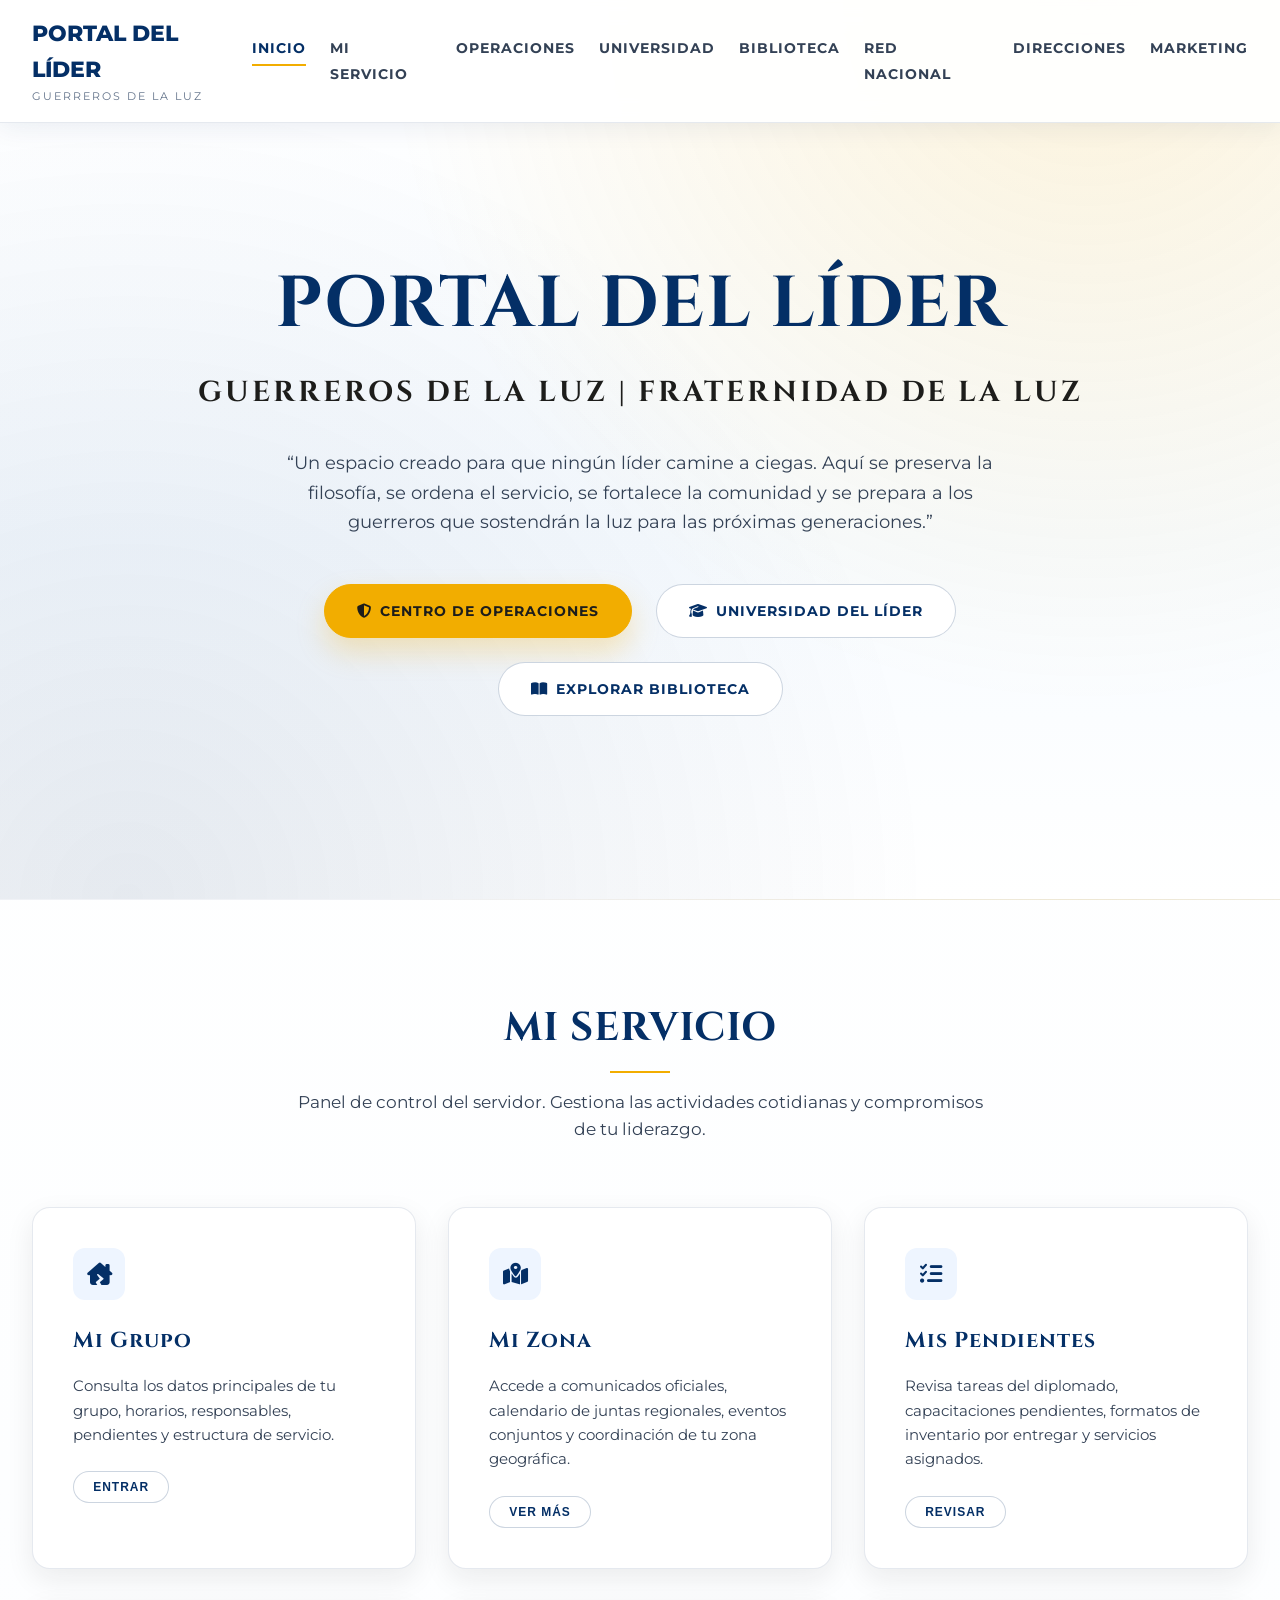
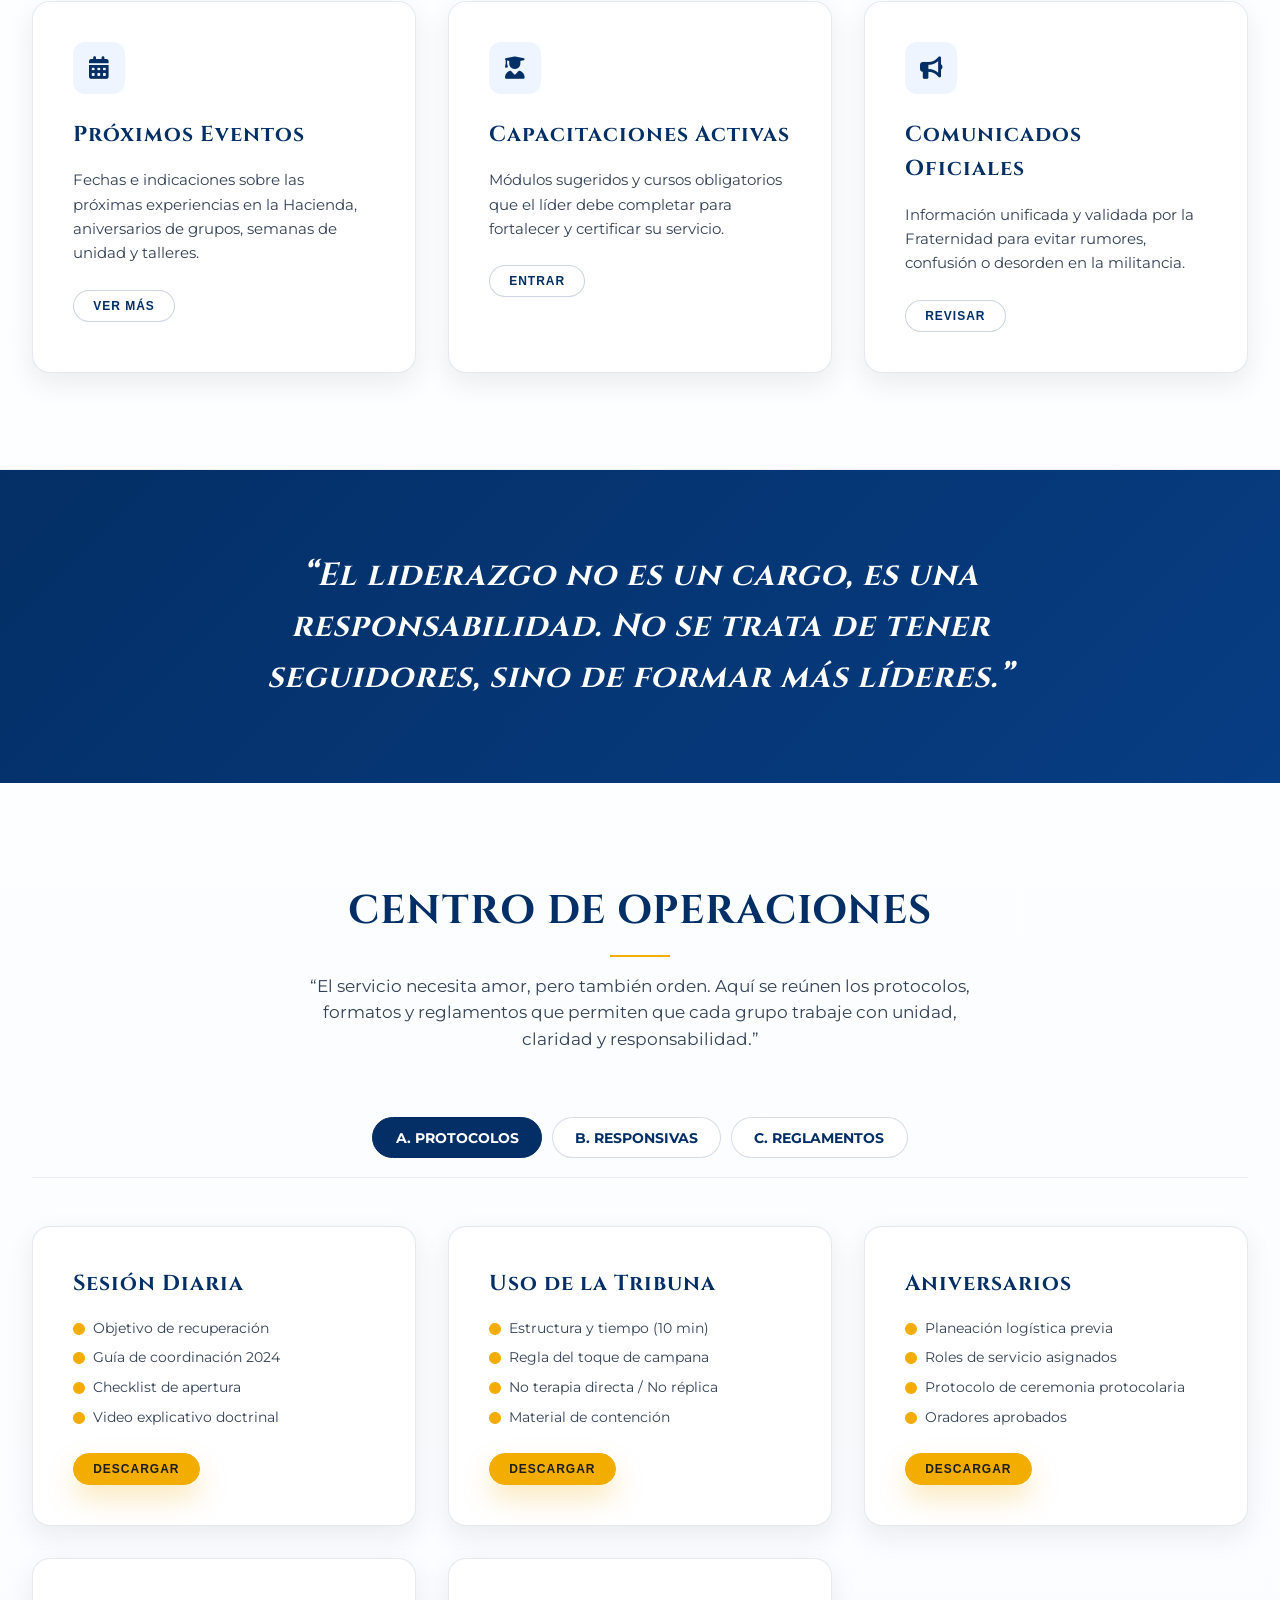
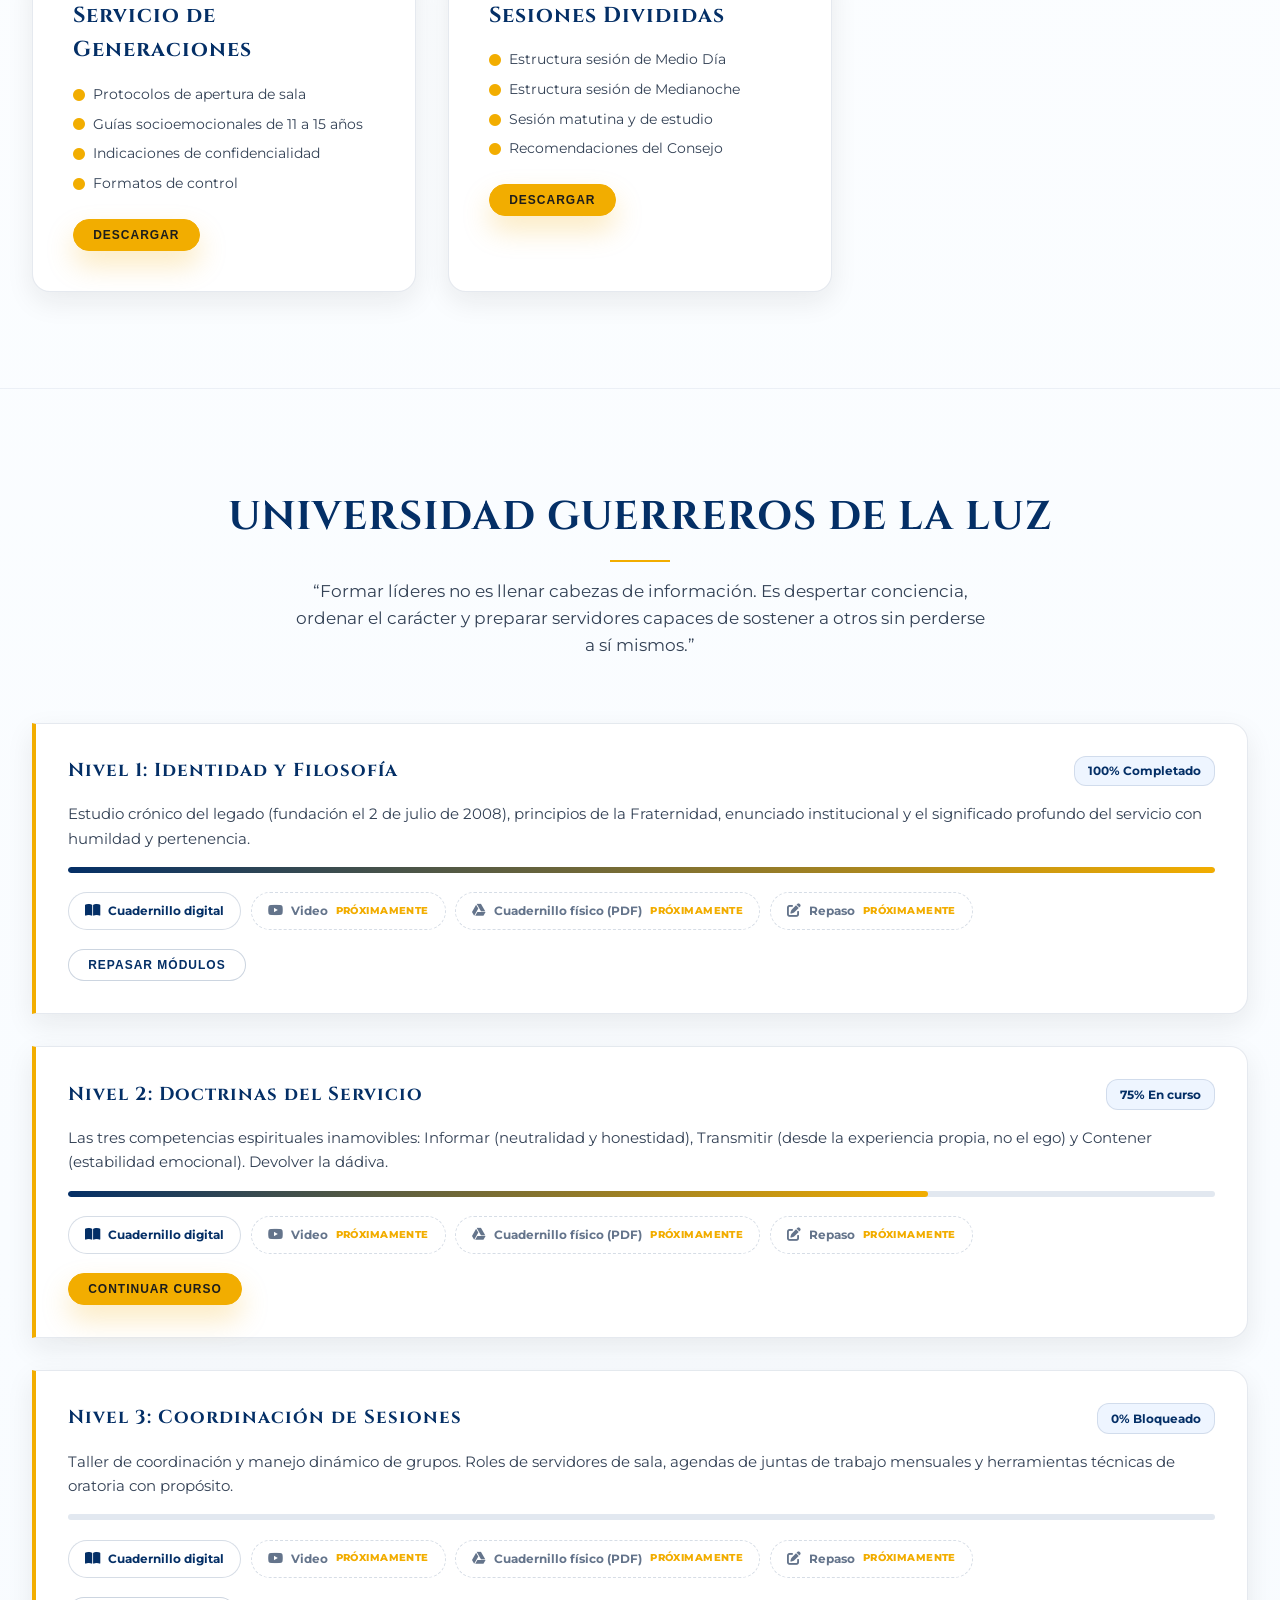
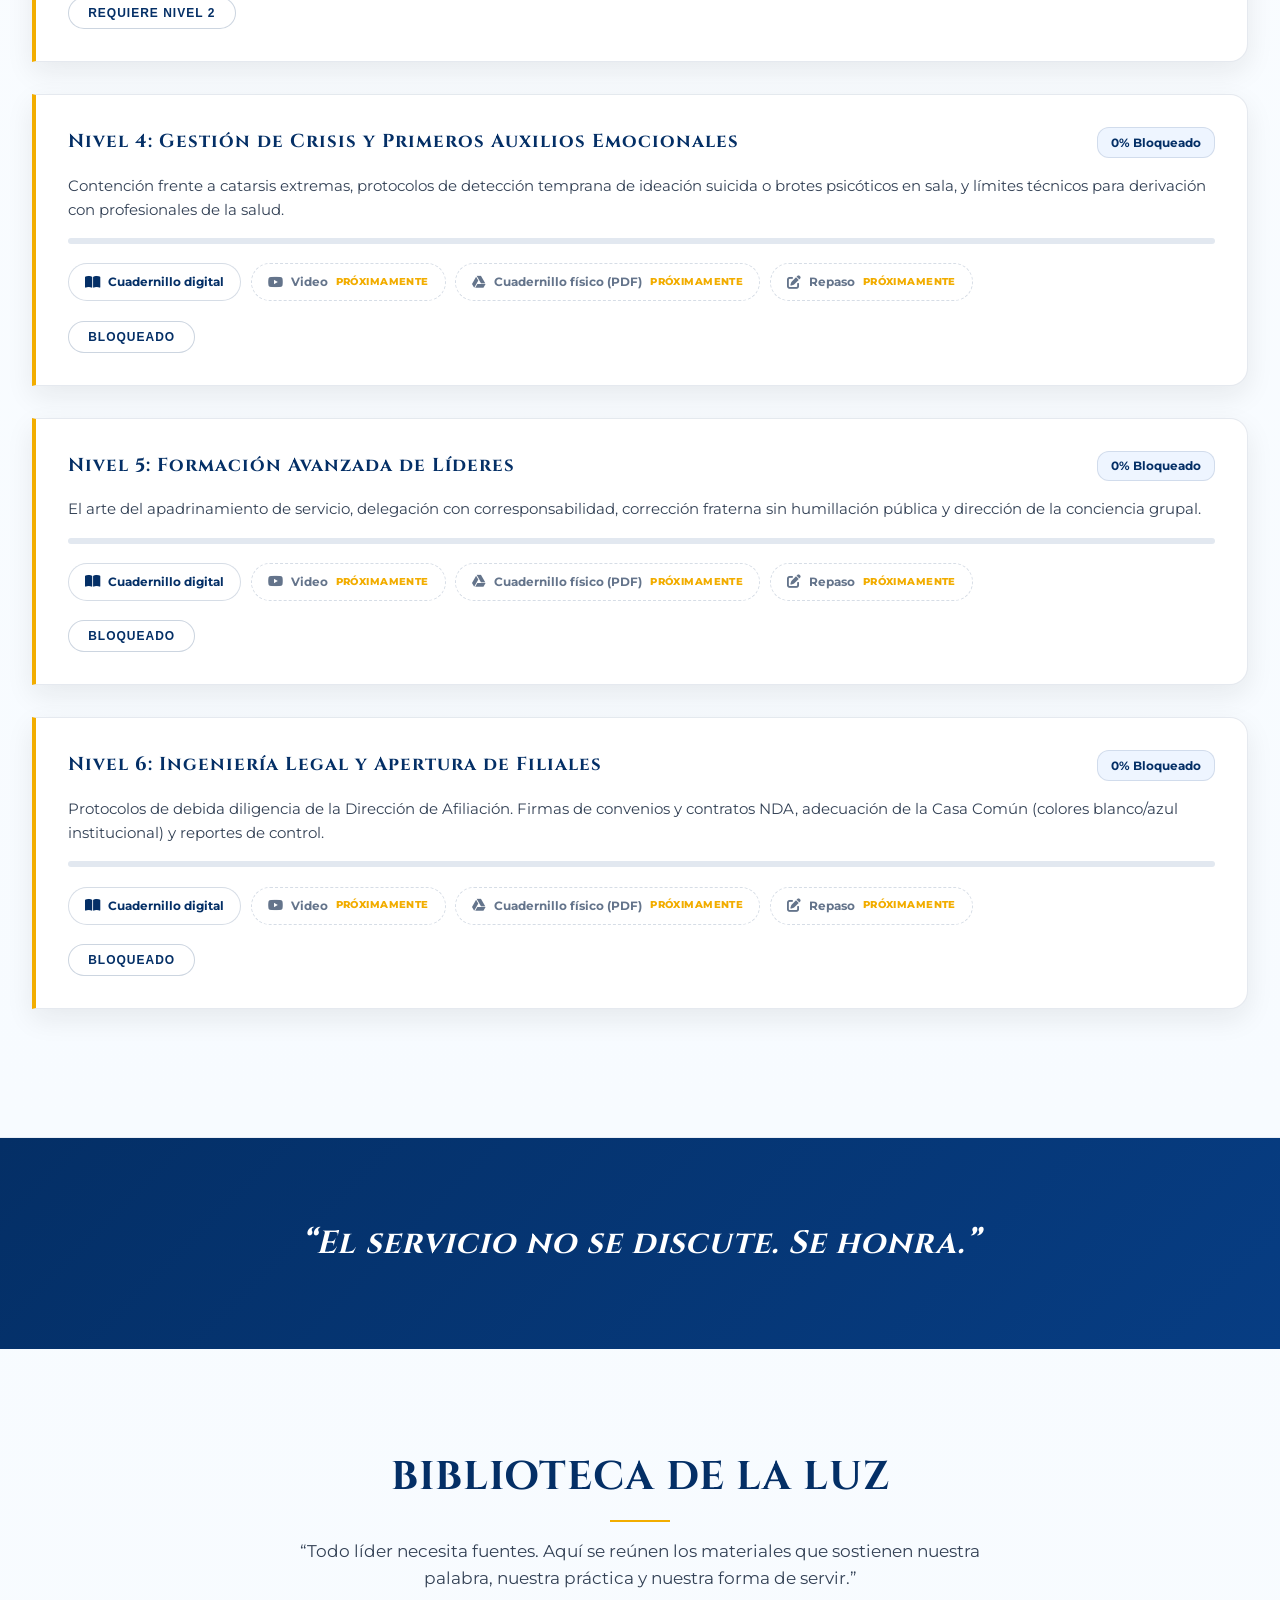
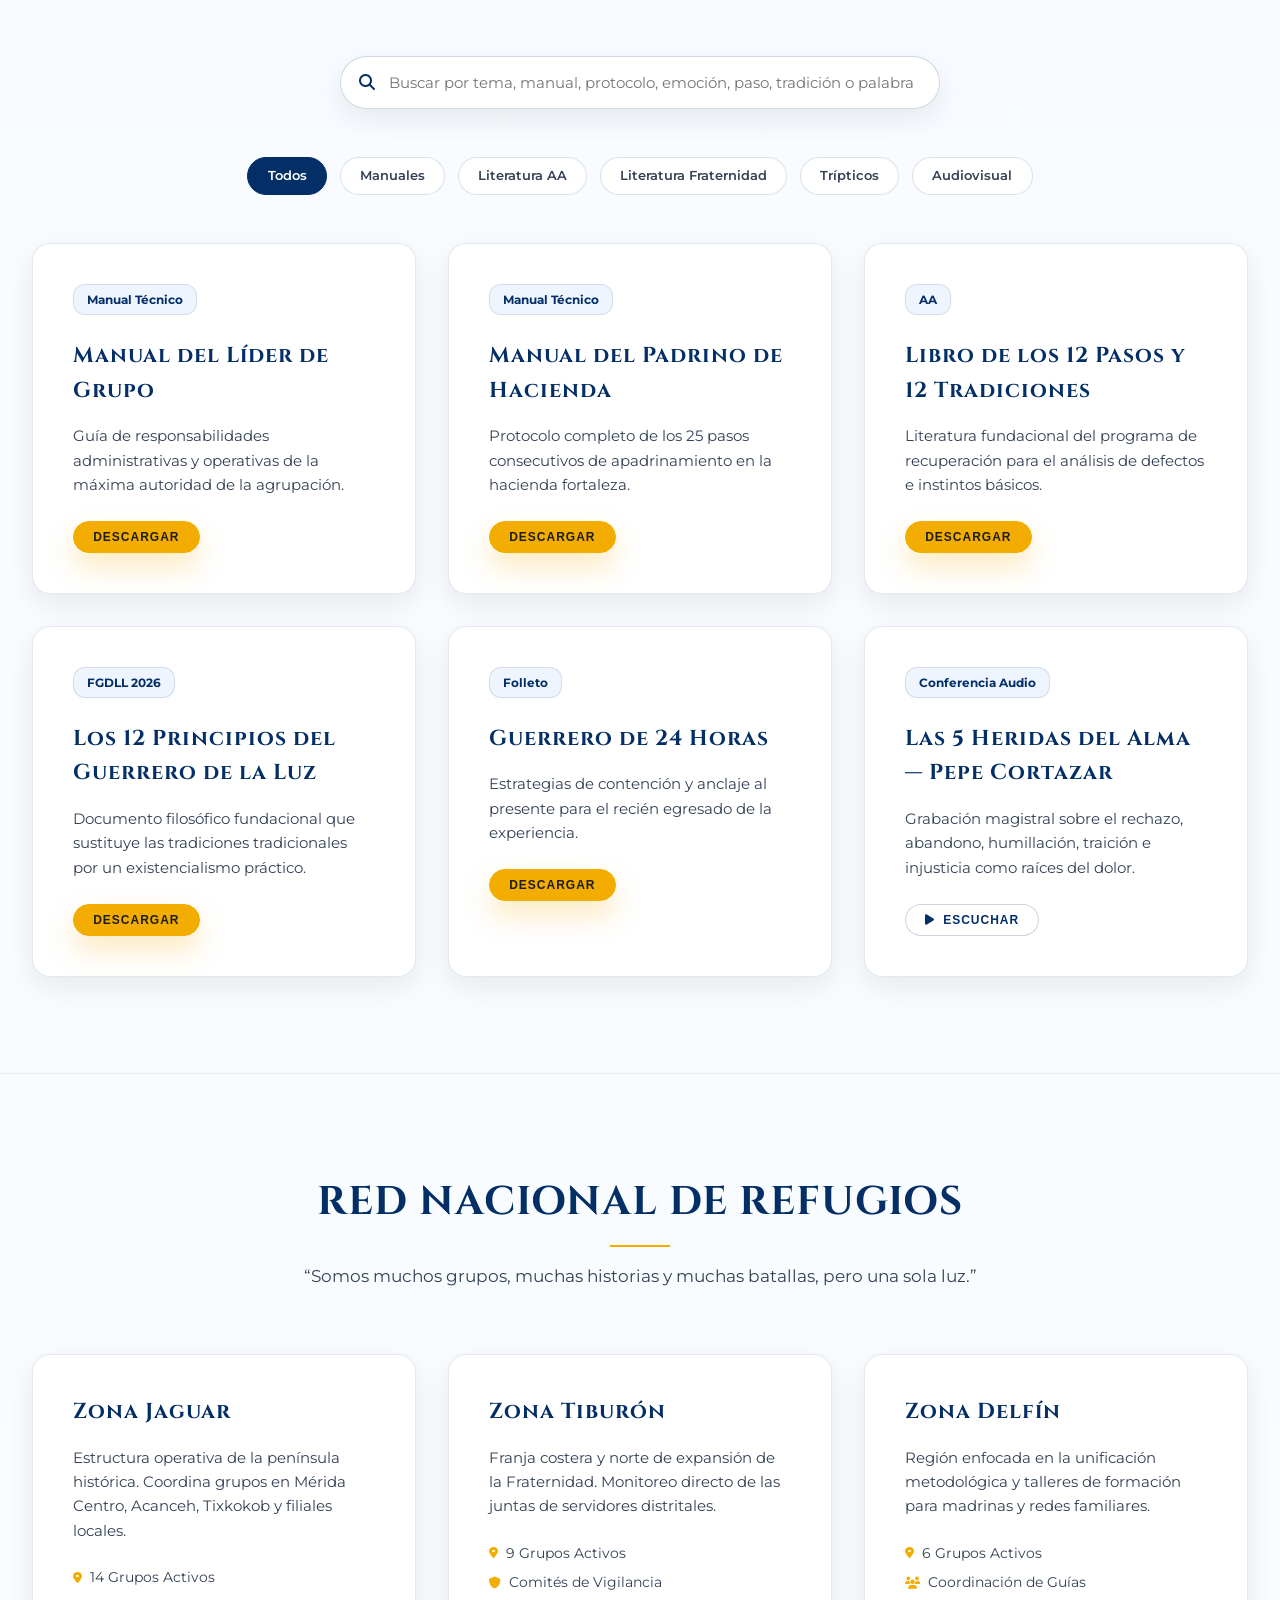
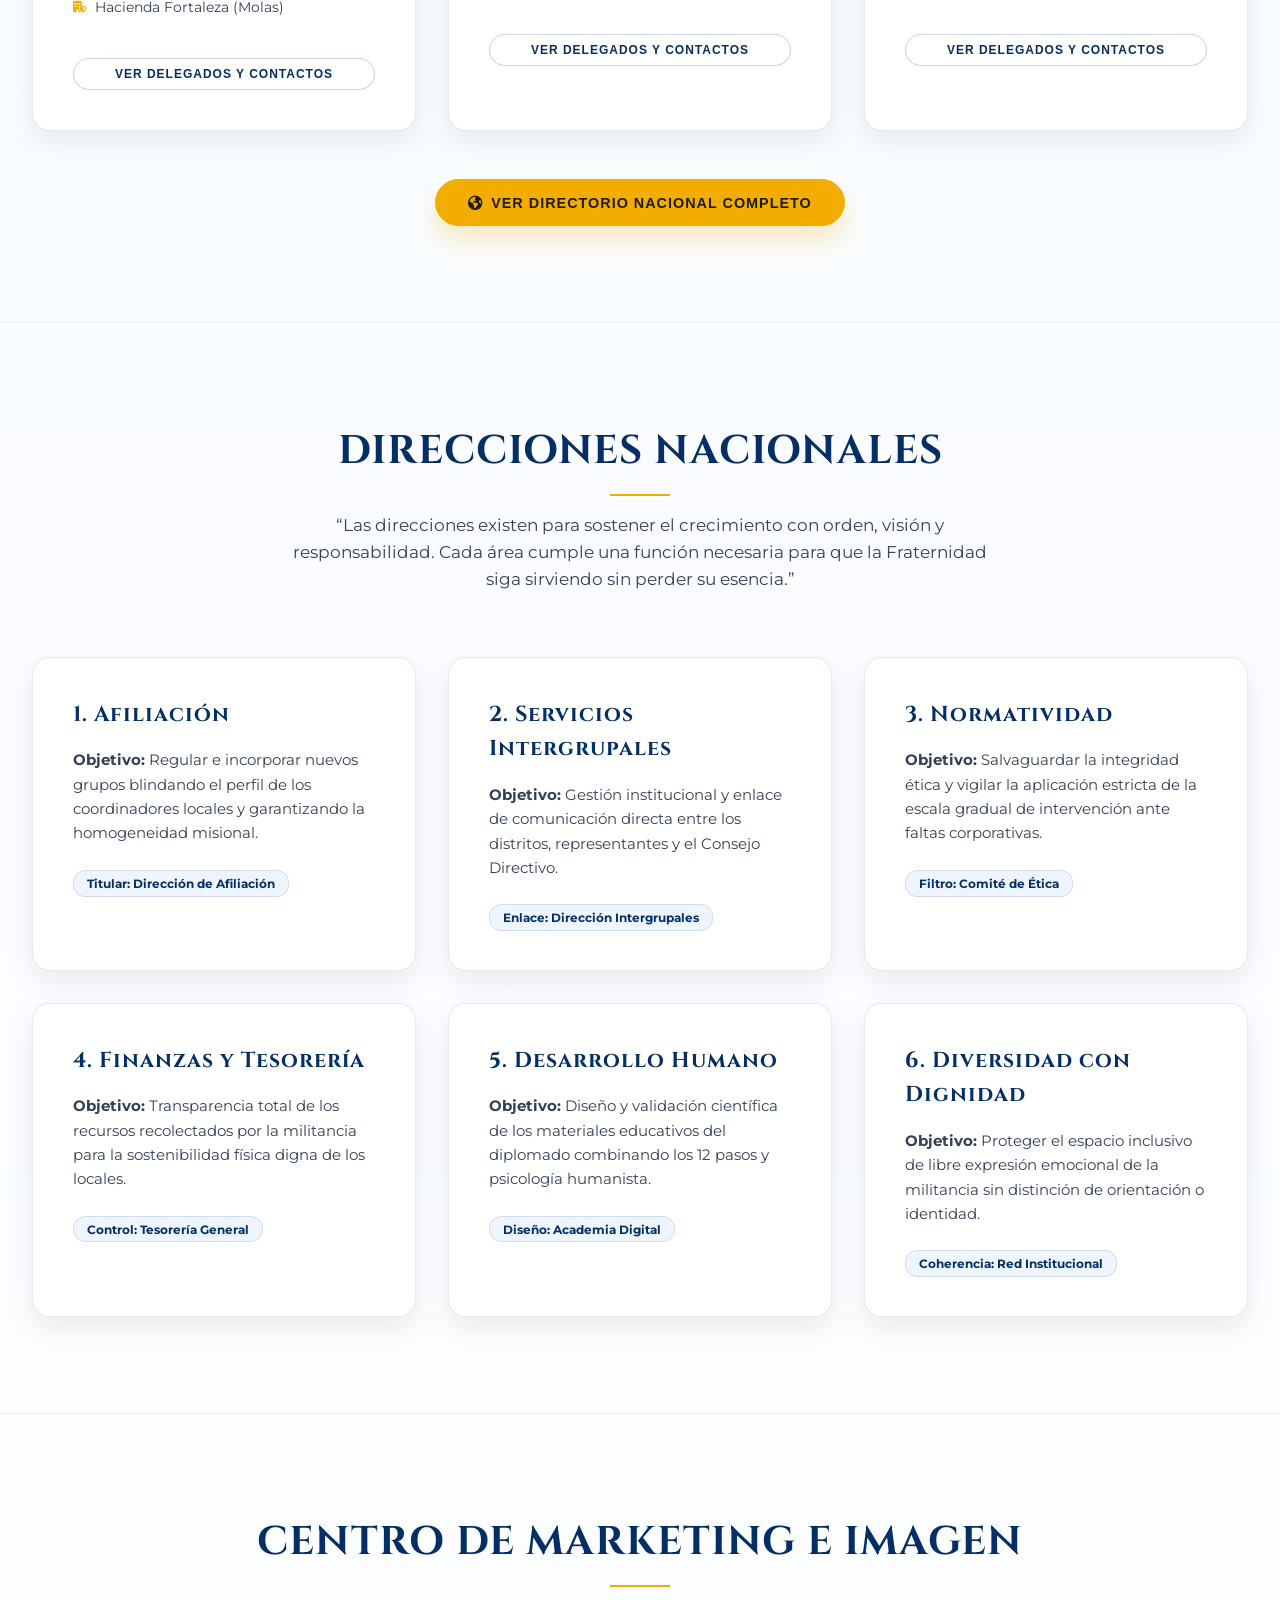
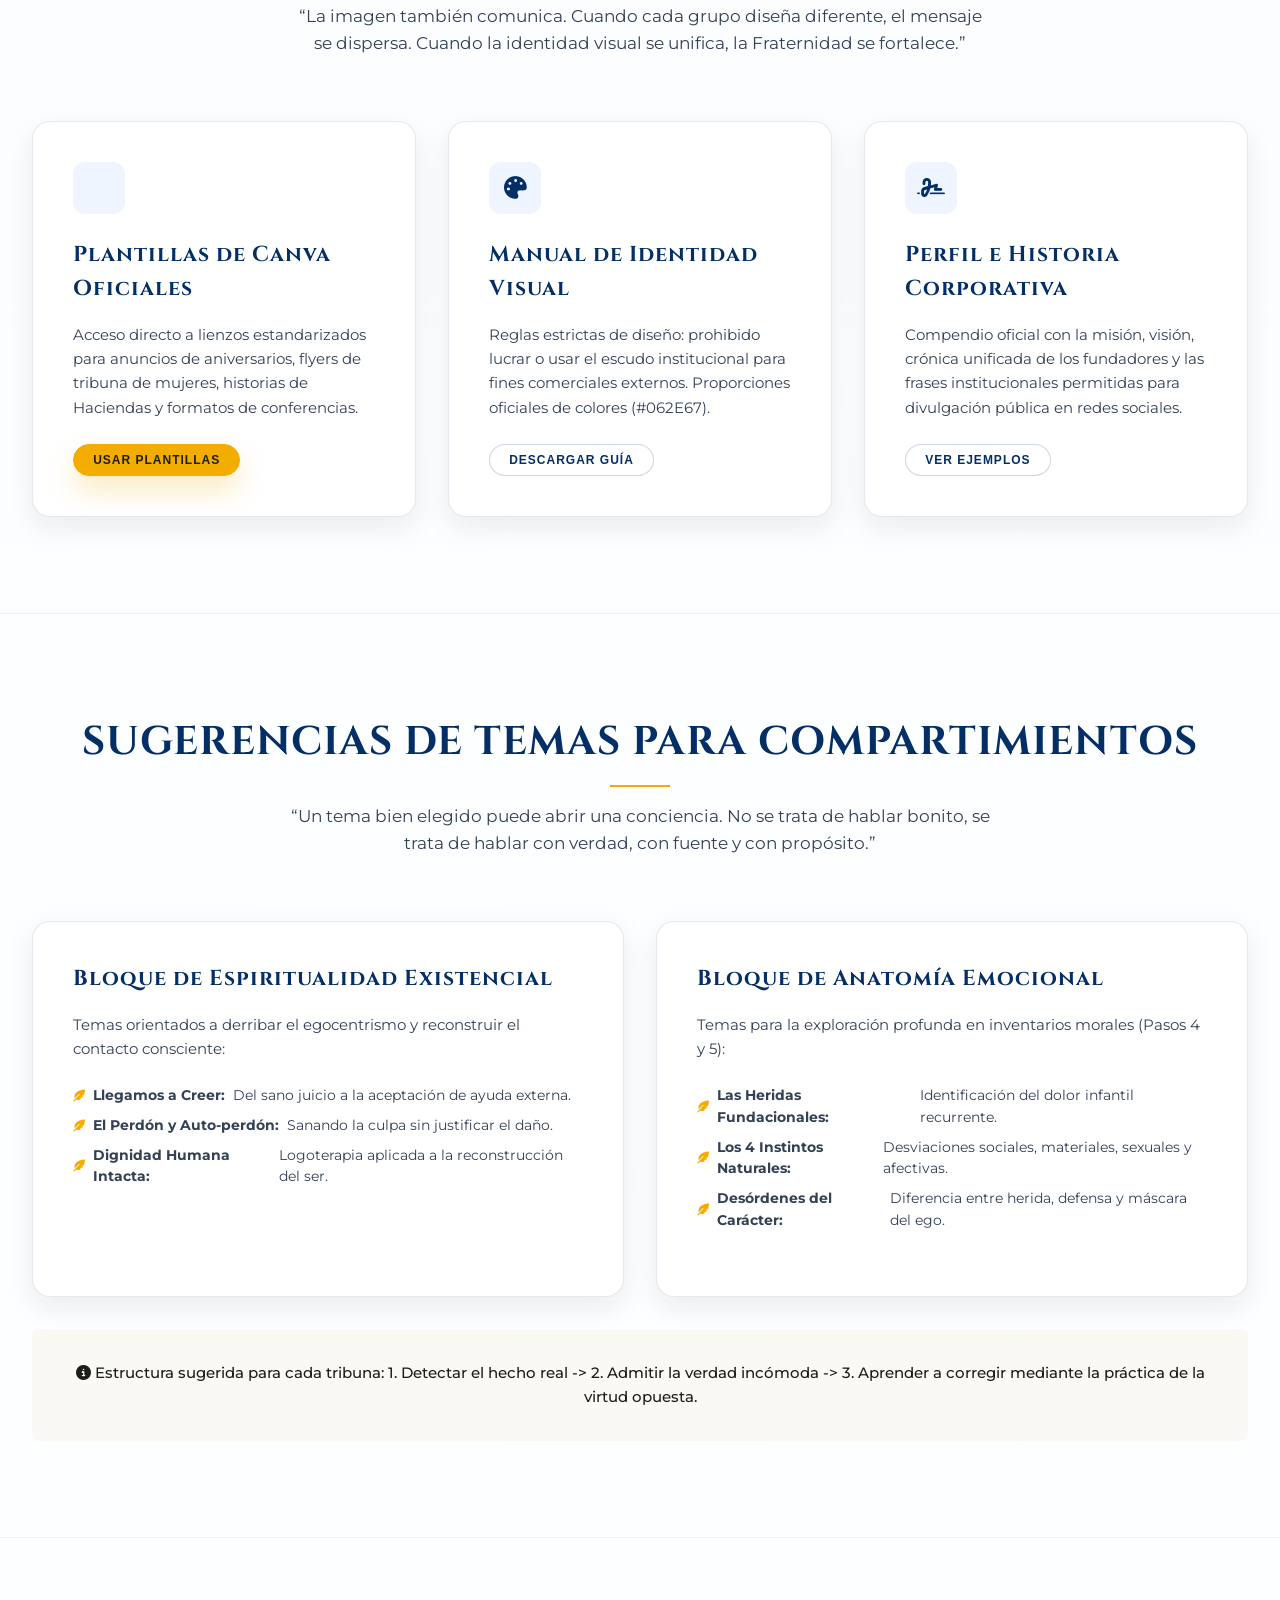
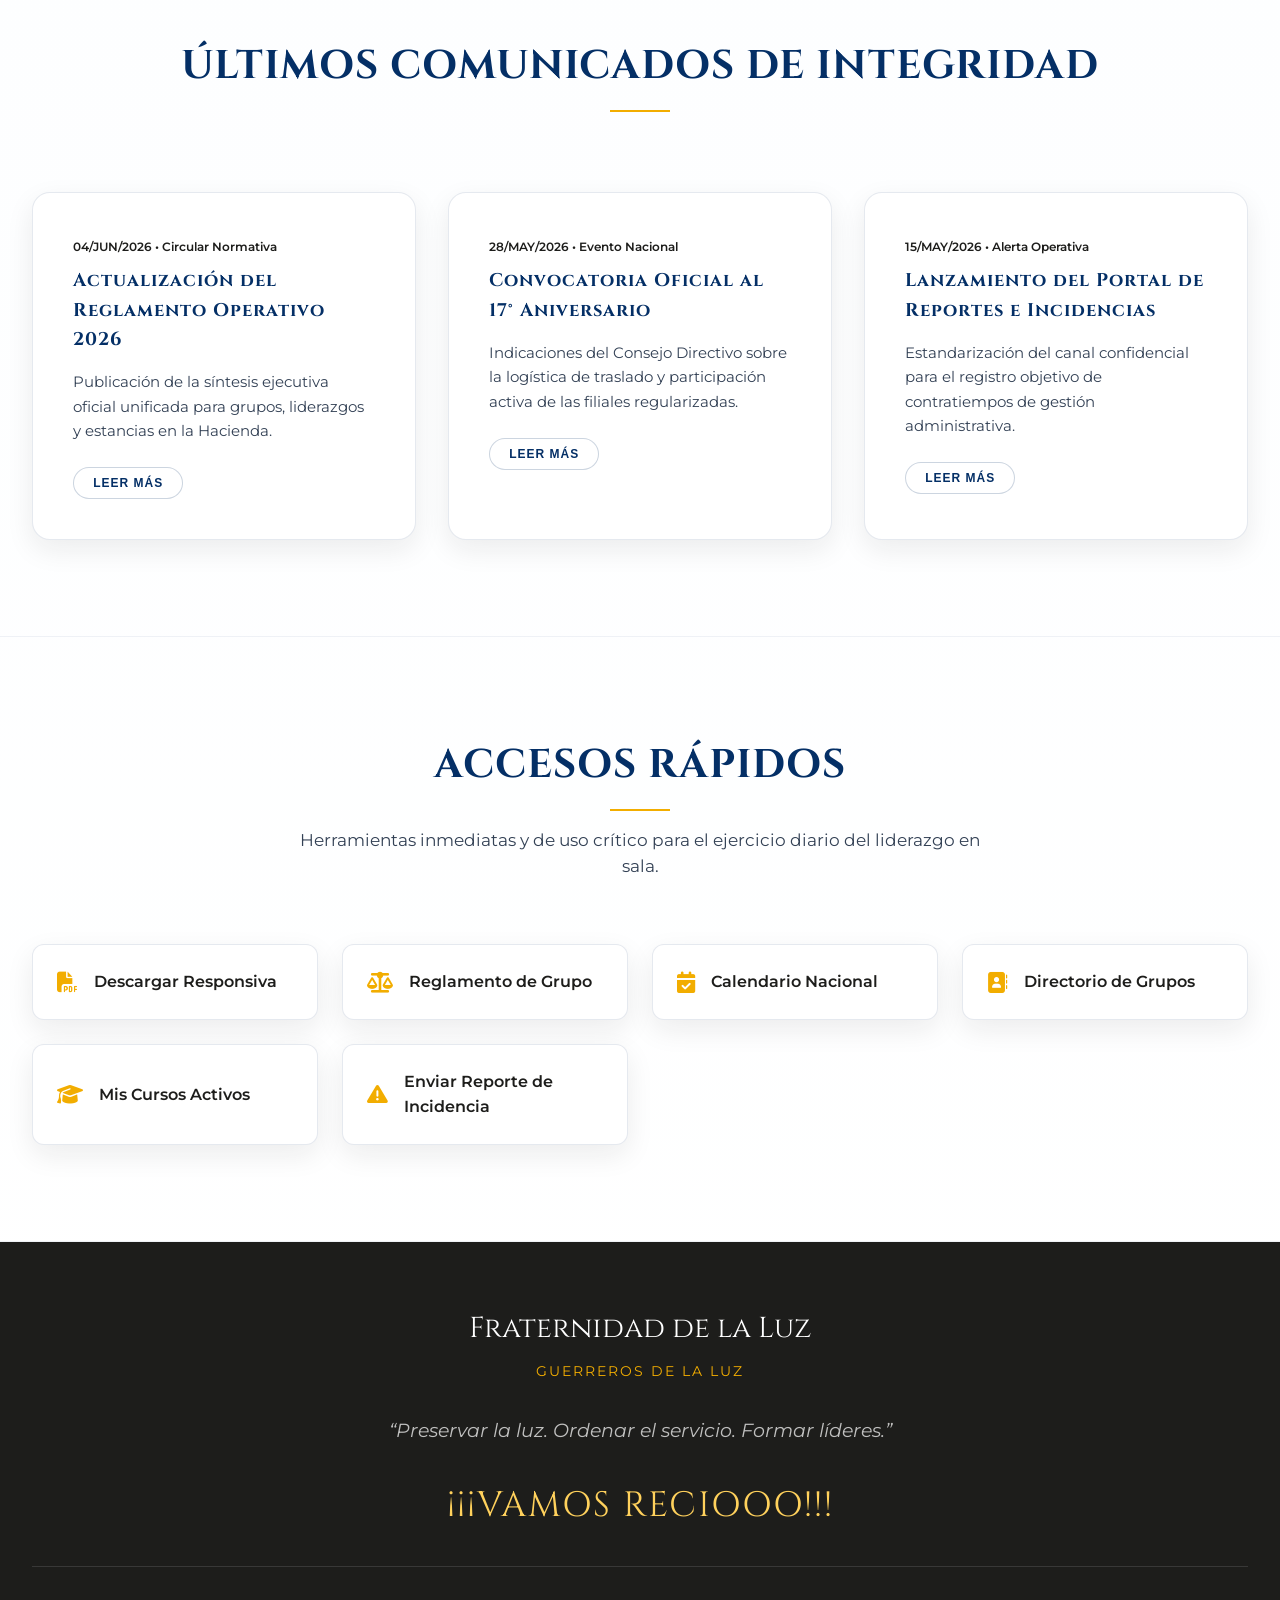
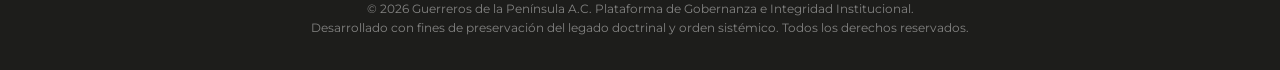
<file: portal.html>
<!DOCTYPE html>
<html lang="es">
<head>
    <meta charset="UTF-8">
    <meta name="viewport" content="width=device-width, initial-scale=1.0">
    <title>Portal del Líder | Guerreros de la Luz</title>
    <link rel="preconnect" href="https://fonts.googleapis.com">
    <link rel="preconnect" href="https://fonts.gstatic.com" crossorigin>
    <link href="https://fonts.googleapis.com/css2?family=Cinzel:wght@500;700;800&amp;family=Montserrat:wght@300;400;500;600;700&amp;display=swap" rel="stylesheet">
    <link rel="stylesheet" href="https://cdnjs.cloudflare.com/ajax/libs/font-awesome/6.4.0/css/all.min.css">
    
    <style>
        /* Variables: misma paleta institucional que index.html / denuncias.html / styles.css */
        :root {
            --azul: #042f66;
            --azul-2: #073d83;
            --azul-3: #eef5ff;
            --dorado: #f2ad00;
            --dorado-2: #ffd15c;
            --negro: #1d1d1b;
            --blanco: #ffffff;
            --gris-50: #f8fafc;
            --gris-100: #f1f5f9;
            --gris-200: #e2e8f0;
            --gris-500: #64748b;
            --gris-700: #334155;
            --radius-lg: 28px;
            --radius: 18px;
            --radius-sm: 12px;
            --shadow: 0 18px 48px rgba(4, 47, 102, .10);
            --shadow-soft: 0 10px 28px rgba(29, 29, 27, .08);
            --font-title: 'Cinzel', Georgia, serif;
            --font-body: 'Montserrat', sans-serif;
            --transition: all 0.3s cubic-bezier(0.4, 0, 0.2, 1);
        }

        /* Estilos Globales y de Reseteo */
        * {
            margin: 0;
            padding: 0;
            box-sizing: border-box;
            scroll-behavior: smooth;
        }

        body {
            background-color: var(--blanco);
            background: linear-gradient(180deg, #ffffff 0%, #f7fbff 46%, #ffffff 100%);
            color: var(--negro);
            font-family: var(--font-body);
            line-height: 1.6;
            overflow-x: hidden;
        }

        /* Tipografías y Títulos */
        h1, h2, h3, h4, .brand-title {
            font-family: var(--font-title);
            color: var(--azul);
            letter-spacing: 1px;
            font-weight: 700;
        }

        p {
            color: var(--gris-700);
            font-weight: 400;
            font-size: 0.95rem;
        }

        a {
            text-decoration: none;
            color: inherit;
        }

        /* Barra de Navegación (Sticky y Elegante) */
        header {
            position: fixed;
            top: 0;
            left: 0;
            width: 100%;
            z-index: 1000;
            background-color: rgba(255, 255, 255, 0.92);
            border-bottom: 1px solid rgba(4, 47, 102, 0.10);
            backdrop-filter: blur(14px);
            box-shadow: 0 4px 24px rgba(4, 47, 102, 0.08);
        }

        .nav-container {
            max-width: 1400px;
            margin: 0 auto;
            display: flex;
            justify-content: space-between;
            align-items: center;
            padding: 1rem 2rem;
        }

        .brand-box {
            display: flex;
            flex-direction: column;
        }

        .brand-main {
            font-size: 1.4rem;
            font-weight: 800;
            color: var(--azul);
        }

        .brand-sub {
            font-size: 0.7rem;
            letter-spacing: 2px;
            text-transform: uppercase;
            color: var(--gris-500);
        }

        nav ul {
            display: flex;
            list-style: none;
            gap: 1.5rem;
        }

        nav ul li a {
            font-size: 0.85rem;
            text-transform: uppercase;
            font-weight: 700;
            letter-spacing: 1px;
            padding: 0.5rem 0;
            color: var(--gris-700);
            border-bottom: 2px solid transparent;
            transition: var(--transition);
        }

        nav ul li a:hover, nav ul li a.active {
            color: var(--azul);
            border-bottom: 2px solid var(--dorado);
        }

        .menu-toggle {
            display: none;
            font-size: 1.5rem;
            color: var(--azul);
            cursor: pointer;
        }

        /* Hero Section / Portada Inmersiva */
        .hero {
            min-height: 100vh;
            display: flex;
            align-items: center;
            justify-content: center;
            text-align: center;
            position: relative;
            padding: 8rem 2rem 4rem 2rem;
            background:
                radial-gradient(circle at 85% 0%, rgba(242, 173, 0, .14) 0%, transparent 50%),
                radial-gradient(circle at 10% 100%, rgba(4, 47, 102, .10) 0%, transparent 55%),
                linear-gradient(180deg, #ffffff 0%, #f7fbff 60%, #ffffff 100%);
        }

        .hero-content {
            max-width: 900px;
            z-index: 10;
        }

        .hero h1 {
            font-size: 4.5rem;
            margin-bottom: 0.5rem;
            text-transform: uppercase;
            color: var(--azul);
        }

        .hero h2 {
            font-size: 1.8rem;
            color: var(--negro);
            margin-bottom: 2rem;
            font-weight: 700;
            letter-spacing: 3px;
            text-transform: uppercase;
        }

        .hero p {
            font-size: 1.15rem;
            color: var(--gris-700);
            margin-bottom: 3rem;
            max-width: 750px;
            margin-left: auto;
            margin-right: auto;
        }

        .hero-buttons {
            display: flex;
            gap: 1.5rem;
            justify-content: center;
            flex-wrap: wrap;
        }

        /* Botones Base */
        .btn {
            display: inline-flex;
            align-items: center;
            gap: 0.5rem;
            padding: 0.9rem 2rem;
            font-size: 0.9rem;
            font-weight: 700;
            letter-spacing: 1px;
            text-transform: uppercase;
            border-radius: 999px;
            cursor: pointer;
            transition: var(--transition);
        }

        .btn-primary {
            background: var(--dorado);
            color: var(--negro);
            box-shadow: 0 14px 28px rgba(242, 173, 0, 0.25);
            border: 1px solid var(--dorado);
        }

        .btn-primary:hover {
            transform: translateY(-2px);
            box-shadow: 0 18px 34px rgba(242, 173, 0, 0.32);
            background: var(--dorado-2);
        }

        .btn-secondary {
            background-color: #ffffff;
            color: var(--azul);
            border: 1px solid rgba(4, 47, 102, 0.20);
        }

        .btn-secondary:hover {
            border-color: var(--azul);
            color: var(--azul);
            background-color: var(--azul-3);
            transform: translateY(-2px);
        }

        /* Secciones Estándar */
        section {
            padding: 6rem 2rem;
            max-width: 1400px;
            margin: 0 auto;
            border-bottom: 1px solid rgba(4, 47, 102, 0.06);
        }

        .section-header {
            text-align: center;
            margin-bottom: 4rem;
        }

        .section-header h2 {
            font-size: 2.5rem;
            color: var(--azul);
            text-transform: uppercase;
            margin-bottom: 1rem;
            position: relative;
            display: inline-block;
        }

        .section-header h2::after {
            content: '';
            display: block;
            width: 60px;
            height: 2px;
            background-color: var(--dorado);
            margin: 0.7rem auto 0 auto;
        }

        .section-header p {
            max-width: 700px;
            margin: 0 auto;
            font-size: 1.05rem;
        }

        /* Contenedores de Tarjetas / Grid */
        .grid-3 {
            display: grid;
            grid-template-columns: repeat(auto-fit, minmax(350px, 1fr));
            gap: 2rem;
        }

        .grid-2 {
            display: grid;
            grid-template-columns: repeat(auto-fit, minmax(450px, 1fr));
            gap: 2rem;
        }

        /* Estilos de Tarjeta Base */
        .card {
            background-color: #ffffff;
            border: 1px solid rgba(4, 47, 102, 0.10);
            border-radius: var(--radius);
            padding: 2.5rem;
            transition: var(--transition);
            position: relative;
            overflow: hidden;
            box-shadow: var(--shadow-soft);
        }

        .card::before {
            content: '';
            position: absolute;
            top: 0;
            left: 0;
            width: 100%;
            height: 3px;
            background: linear-gradient(90deg, transparent, var(--dorado), transparent);
            transform: translateX(-100%);
            transition: var(--transition);
        }

        .card:hover {
            transform: translateY(-5px);
            border-color: rgba(242, 173, 0, 0.45);
            box-shadow: var(--shadow);
        }

        .card:hover::before {
            transform: translateX(100%);
            transition: all 0.8s ease;
        }

        .card-icon {
            width: 52px;
            height: 52px;
            display: flex;
            align-items: center;
            justify-content: center;
            border-radius: var(--radius-sm);
            background: var(--azul-3);
            font-size: 1.4rem;
            color: var(--azul);
            margin-bottom: 1.5rem;
        }

        .card h3 {
            font-size: 1.35rem;
            margin-bottom: 1rem;
            color: var(--azul);
        }

        .card p {
            margin-bottom: 1.5rem;
        }

        /* Panel Interno: Mi Servicio */
        .badge-list {
            display: flex;
            flex-wrap: wrap;
            gap: 0.5rem;
            margin-bottom: 1.5rem;
        }

        .badge {
            background-color: var(--azul-3);
            padding: 0.3rem 0.8rem;
            border-radius: var(--radius-sm);
            font-size: 0.75rem;
            font-weight: 700;
            color: var(--azul);
            border: 1px solid rgba(4, 47, 102, 0.12);
        }

        /* Centro de Operaciones */
        .ops-tabs {
            display: flex;
            justify-content: center;
            flex-wrap: wrap;
            gap: 0.6rem;
            margin-bottom: 3rem;
            border-bottom: 1px solid rgba(4, 47, 102, 0.08);
            padding-bottom: 1.2rem;
        }

        .tab-btn {
            background: #ffffff;
            border: 1px solid rgba(4, 47, 102, 0.16);
            color: var(--azul);
            font-family: var(--font-body);
            font-size: 0.88rem;
            font-weight: 700;
            padding: 0.65rem 1.4rem;
            border-radius: 999px;
            cursor: pointer;
            transition: var(--transition);
            text-transform: uppercase;
        }

        .tab-btn.active, .tab-btn:hover {
            background: var(--azul);
            color: #ffffff;
            border-color: var(--azul);
        }

        .ops-content-block {
            display: none;
        }

        .ops-content-block.active {
            display: block;
            animation: fadeIn 0.5s ease;
        }

        .sub-items-list {
            list-style: none;
            margin-bottom: 1.5rem;
        }

        .sub-items-list li {
            font-size: 0.85rem;
            color: var(--gris-700);
            margin-bottom: 0.5rem;
            display: flex;
            align-items: center;
            gap: 0.5rem;
        }

        .sub-items-list li i {
            color: var(--dorado);
            font-size: 0.75rem;
        }

        .card-actions {
            display: flex;
            gap: 1rem;
            flex-wrap: wrap;
        }

        .btn-sm {
            padding: 0.5rem 1.2rem;
            font-size: 0.75rem;
        }

        /* Universidad / Niveles de Formación */
        .univ-level-box {
            background-color: #ffffff;
            border: 1px solid rgba(4, 47, 102, 0.10);
            border-left: 4px solid var(--dorado);
            border-radius: 0 var(--radius) var(--radius) 0;
            padding: 2rem;
            margin-bottom: 2rem;
            box-shadow: var(--shadow-soft);
        }

        .univ-header {
            display: flex;
            justify-content: space-between;
            align-items: center;
            flex-wrap: wrap;
            gap: 1rem;
            margin-bottom: 1rem;
        }

        .progress-bar-container {
            width: 100%;
            height: 6px;
            background-color: var(--gris-200);
            border-radius: 3px;
            margin: 1rem 0;
            overflow: hidden;
        }

        .progress-bar {
            height: 100%;
            background: linear-gradient(90deg, var(--azul), var(--dorado));
            border-radius: 3px;
        }

        /* Recursos del nivel: cuadernillo, video, PDF físico, repaso */
        .nivel-recursos {
            display: flex;
            flex-wrap: wrap;
            gap: 0.6rem;
            margin: 1.2rem 0;
        }

        .nivel-recurso {
            display: inline-flex;
            align-items: center;
            gap: 0.5rem;
            padding: 0.5rem 1rem;
            border-radius: 999px;
            border: 1px solid rgba(4, 47, 102, 0.16);
            background: #ffffff;
            color: var(--azul);
            font-size: 0.78rem;
            font-weight: 700;
            transition: var(--transition);
        }

        .nivel-recurso:hover {
            background: var(--azul-3);
            border-color: var(--azul);
        }

        .nivel-recurso i {
            font-size: 0.85rem;
        }

        /* Recursos aún sin enlace real: marcados como pendientes */
        .nivel-recurso.pendiente {
            color: var(--gris-500);
            border-style: dashed;
            cursor: not-allowed;
        }

        .nivel-recurso.pendiente:hover {
            background: var(--gris-50);
            border-color: var(--gris-200);
        }

        .nivel-recurso.pendiente .tag-proximamente {
            font-size: 0.65rem;
            font-weight: 800;
            text-transform: uppercase;
            letter-spacing: .04em;
            color: var(--dorado);
        }

        /* Biblioteca de la Luz */
        .search-wrapper {
            max-width: 600px;
            margin: 0 auto 3rem auto;
            position: relative;
        }

        .search-input {
            width: 100%;
            padding: 1rem 1.5rem 1rem 3rem;
            background-color: #ffffff;
            border: 1px solid rgba(4, 47, 102, 0.18);
            border-radius: 30px;
            color: var(--negro);
            font-family: var(--font-body);
            font-size: 0.95rem;
            box-shadow: var(--shadow-soft);
            transition: var(--transition);
        }

        .search-input:focus {
            outline: none;
            border-color: var(--dorado);
            box-shadow: 0 0 0 3px rgba(242, 173, 0, 0.18);
        }

        .search-wrapper i {
            position: absolute;
            left: 1.2rem;
            top: 50%;
            transform: translateY(-50%);
            color: var(--azul);
        }

        .filter-tags {
            display: flex;
            justify-content: center;
            gap: 0.8rem;
            flex-wrap: wrap;
            margin-bottom: 3rem;
        }

        .filter-tag {
            background-color: #ffffff;
            border: 1px solid rgba(4, 47, 102, 0.14);
            color: var(--gris-700);
            padding: 0.5rem 1.2rem;
            border-radius: 20px;
            font-size: 0.8rem;
            font-weight: 600;
            cursor: pointer;
            transition: var(--transition);
        }

        .filter-tag.active, .filter-tag:hover {
            background-color: var(--azul);
            border-color: var(--azul);
            color: #ffffff;
        }

        /* Red Nacional & Direcciones */
        .btn-block {
            width: 100%;
            justify-content: center;
            margin-top: 1rem;
        }

        /* Frase Destacada Banner */
        .quote-banner {
            background: linear-gradient(135deg, var(--azul) 0%, var(--azul-2) 100%);
            text-align: center;
            padding: 5rem 2rem;
            position: relative;
        }

        .quote-banner h2 {
            font-family: var(--font-title);
            font-size: 2rem;
            color: #ffffff;
            font-style: italic;
            max-width: 900px;
            margin: 0 auto;
        }

        /* Accesos Rápidos */
        .quick-grid {
            display: grid;
            grid-template-columns: repeat(auto-fit, minmax(250px, 1fr));
            gap: 1.5rem;
        }

        .quick-btn {
            background-color: #ffffff;
            border: 1px solid rgba(4, 47, 102, 0.10);
            box-shadow: var(--shadow-soft);
            padding: 1.5rem;
            border-radius: var(--radius-sm);
            display: flex;
            align-items: center;
            gap: 1rem;
            font-weight: 600;
            transition: var(--transition);
            cursor: pointer;
        }

        .quick-btn i {
            color: var(--dorado);
            font-size: 1.3rem;
        }

        .quick-btn:hover {
            border-color: var(--dorado);
            background-color: var(--azul-3);
            transform: translateY(-2px);
        }

        /* Footer (igual que .site-footer del resto del portal: fondo oscuro institucional) */
        footer {
            background-color: var(--negro);
            color: rgba(255, 255, 255, 0.72);
            padding: 4rem 2rem 2rem 2rem;
            text-align: center;
        }

        .footer-logo {
            font-family: var(--font-title);
            font-size: 1.8rem;
            color: #ffffff;
            margin-bottom: 0.5rem;
        }

        .footer-sub {
            color: var(--dorado);
            font-size: 0.9rem;
            letter-spacing: 2px;
            text-transform: uppercase;
            margin-bottom: 2rem;
        }

        .footer-motto {
            font-size: 1.2rem;
            color: rgba(255, 255, 255, 0.72);
            margin-bottom: 1.5rem;
            font-style: italic;
        }

        .footer-recio {
            font-family: var(--font-title);
            font-size: 2.2rem;
            color: var(--dorado-2);
            letter-spacing: 2px;
            margin: 2rem 0;
        }

        .footer-copy {
            font-size: 0.75rem;
            color: rgba(255, 255, 255, 0.45);
            border-top: 1px solid rgba(255, 255, 255, 0.12);
            padding-top: 2rem;
            margin-top: 2rem;
        }

        /* Animaciones */
        @keyframes fadeIn {
            from { opacity: 0; transform: translateY(10px); }
            to { opacity: 1; transform: translateY(0); }
        }

        /* Responsivo */
        @media (max-width: 1024px) {
            .hero h1 { font-size: 3.2rem; }
            nav ul { display: none; } /* En un entorno real se activaría el menú lateral */
            .menu-toggle { display: block; }
            nav.mobile-active ul {
                display: flex;
                flex-direction: column;
                position: absolute;
                top: 100%;
                left: 0;
                width: 100%;
                background-color: #ffffff;
                padding: 2rem;
                border-bottom: 1px solid rgba(4, 47, 102, 0.14);
                box-shadow: 0 12px 24px rgba(4, 47, 102, 0.10);
                gap: 1rem;
            }
        }

        @media (max-width: 480px) {
            .hero h1 { font-size: 2.3rem; }
            .hero h2 { font-size: 1.1rem; }
            .grid-3, .grid-2 { grid-template-columns: 1fr; }
        }
</style>
</head>
<body>
    <header>
        <div class="nav-container">
            <div class="brand-box">
                <span class="brand-main">PORTAL DEL LÍDER</span>
                <span class="brand-sub">Guerreros de la Luz</span>
            </div>
            <div class="menu-toggle" id="mobile-menu-btn">
                <i class="fa-solid fa-bars"></i>
            </div>
            <nav id="main-nav">
                <ul>
                    <li><a href="#inicio" class="active">Inicio</a></li>
                    <li><a href="#mi-servicio">Mi Servicio</a></li>
                    <li><a href="#operaciones">Operaciones</a></li>
                    <li><a href="#universidad">Universidad</a></li>
                    <li><a href="#biblioteca">Biblioteca</a></li>
                    <li><a href="#red-nacional">Red Nacional</a></li>
                    <li><a href="#direcciones">Direcciones</a></li>
                    <li><a href="#marketing">Marketing</a></li>
                </ul>
            </nav>
        </div>
    </header>

    <section class="hero" id="inicio">
        <div class="hero-content">
            <h1>Portal del Líder</h1>
            <h2>Guerreros de la Luz | Fraternidad de la Luz</h2>
            <p>“Un espacio creado para que ningún líder camine a ciegas. Aquí se preserva la filosofía, se ordena el servicio, se fortalece la comunidad y se prepara a los guerreros que sostendrán la luz para las próximas generaciones.”</p>
            <div class="hero-buttons">
                <a href="#operaciones" class="btn btn-primary"><i class="fa-solid fa-shield-halved"></i> Centro de Operaciones</a>
                <a href="#universidad" class="btn btn-secondary"><i class="fa-solid fa-graduation-cap"></i> Universidad del Líder</a>
                <a href="#biblioteca" class="btn btn-secondary"><i class="fa-solid fa-book-open"></i> Explorar Biblioteca</a>
            </div>
        </div>
    </section>

    <section id="mi-servicio">
        <div class="section-header">
            <h2>Mi Servicio</h2>
            <p>Panel de control del servidor. Gestiona las actividades cotidianas y compromisos de tu liderazgo.</p>
        </div>
        <div class="grid-3">
            <div class="card">
                <div class="card-icon"><i class="fa-solid fa-house-chimney-crack"></i></div>
                <h3>Mi Grupo</h3>
                <p>Consulta los datos principales de tu grupo, horarios, responsables, pendientes y estructura de servicio.</p>
                <button class="btn btn-secondary btn-sm" onclick="simularAccion('Abriendo panel de grupo...')">Entrar</button>
            </div>
            <div class="card">
                <div class="card-icon"><i class="fa-solid fa-map-location-dot"></i></div>
                <h3>Mi Zona</h3>
                <p>Accede a comunicados oficiales, calendario de juntas regionales, eventos conjuntos y coordinación de tu zona geográfica.</p>
                <button class="btn btn-secondary btn-sm" onclick="simularAccion('Cargando calendario de zona...')">Ver más</button>
            </div>
            <div class="card">
                <div class="card-icon"><i class="fa-solid fa-list-check"></i></div>
                <h3>Mis Pendientes</h3>
                <p>Revisa tareas del diplomado, capacitaciones pendientes, formatos de inventario por entregar y servicios asignados.</p>
                <button class="btn btn-secondary btn-sm" onclick="simularAccion('Mostrando checklist de pendientes...')">Revisar</button>
            </div>
            <div class="card">
                <div class="card-icon"><i class="fa-solid fa-calendar-days"></i></div>
                <h3>Próximos Eventos</h3>
                <p>Fechas e indicaciones sobre las próximas experiencias en la Hacienda, aniversarios de grupos, semanas de unidad y talleres.</p>
                <button class="btn btn-secondary btn-sm" onclick="simularAccion('Desplegando eventos nacionales...')">Ver más</button>
            </div>
            <div class="card">
                <div class="card-icon"><i class="fa-solid fa-user-graduate"></i></div>
                <h3>Capacitaciones Activas</h3>
                <p>Módulos sugeridos y cursos obligatorios que el líder debe completar para fortalecer y certificar su servicio.</p>
                <button class="btn btn-secondary btn-sm" onclick="simularAccion('Abriendo aula virtual...')">Entrar</button>
            </div>
            <div class="card">
                <div class="card-icon"><i class="fa-solid fa-bullhorn"></i></div>
                <h3>Comunicados Oficiales</h3>
                <p>Información unificada y validada por la Fraternidad para evitar rumores, confusión o desorden en la militancia.</p>
                <button class="btn btn-secondary btn-sm" onclick="simularAccion('Abriendo canal de comunicados...')">Revisar</button>
            </div>
        </div>
    </section>

    <div class="quote-banner">
        <h2>“El liderazgo no es un cargo, es una responsabilidad. No se trata de tener seguidores, sino de formar más líderes.”</h2>
    </div>

    <section id="operaciones">
        <div class="section-header">
            <h2>Centro de Operaciones</h2>
            <p>“El servicio necesita amor, pero también orden. Aquí se reúnen los protocolos, formatos y reglamentos que permiten que cada grupo trabaje con unidad, claridad y responsabilidad.”</p>
        </div>

        <div class="ops-tabs">
            <button class="tab-btn active" onclick="switchTab('ops-protocolos')">A. Protocolos</button>
            <button class="tab-btn" onclick="switchTab('ops-responsivas')">B. Responsivas</button>
            <button class="tab-btn" onclick="switchTab('ops-reglamentos')">C. Reglamentos</button>
        </div>

        <div id="ops-protocolos" class="ops-content-block active">
            <div class="grid-3">
                <div class="card">
                    <h3>Sesión Diaria</h3>
                    <ul class="sub-items-list">
                        <li><i class="fa-solid fa-circle"></i> Objetivo de recuperación</li>
                        <li><i class="fa-solid fa-circle"></i> Guía de coordinación 2024</li>
                        <li><i class="fa-solid fa-circle"></i> Checklist de apertura</li>
                        <li><i class="fa-solid fa-circle"></i> Video explicativo doctrinal</li>
                    </ul>
                    <div class="card-actions">
                        <button class="btn btn-primary btn-sm" onclick="simularDescarga('Guía de Sesión Diaria')">Descargar</button>
                    </div>
                </div>
                <div class="card">
                    <h3>Uso de la Tribuna</h3>
                    <ul class="sub-items-list">
                        <li><i class="fa-solid fa-circle"></i> Estructura y tiempo (10 min)</li>
                        <li><i class="fa-solid fa-circle"></i> Regla del toque de campana</li>
                        <li><i class="fa-solid fa-circle"></i> No terapia directa / No réplica</li>
                        <li><i class="fa-solid fa-circle"></i> Material de contención</li>
                    </ul>
                    <div class="card-actions">
                        <button class="btn btn-primary btn-sm" onclick="simularDescarga('Protocolo de Tribuna')">Descargar</button>
                    </div>
                </div>
                <div class="card">
                    <h3>Aniversarios</h3>
                    <ul class="sub-items-list">
                        <li><i class="fa-solid fa-circle"></i> Planeación logística previa</li>
                        <li><i class="fa-solid fa-circle"></i> Roles de servicio asignados</li>
                        <li><i class="fa-solid fa-circle"></i> Protocolo de ceremonia protocolaria</li>
                        <li><i class="fa-solid fa-circle"></i> Oradores aprobados</li>
                    </ul>
                    <div class="card-actions">
                        <button class="btn btn-primary btn-sm" onclick="simularDescarga('Manual de Aniversarios')">Descargar</button>
                    </div>
                </div>
                <div class="card">
                    <h3>Servicio de Generaciones</h3>
                    <ul class="sub-items-list">
                        <li><i class="fa-solid fa-circle"></i> Protocolos de apertura de sala</li>
                        <li><i class="fa-solid fa-circle"></i> Guías socioemocionales de 11 a 15 años</li>
                        <li><i class="fa-solid fa-circle"></i> Indicaciones de confidencialidad</li>
                        <li><i class="fa-solid fa-circle"></i> Formatos de control</li>
                    </ul>
                    <div class="card-actions">
                        <button class="btn btn-primary btn-sm" onclick="simularDescarga('Protocolo de Generaciones')">Descargar</button>
                    </div>
                </div>
                <div class="card">
                    <h3>Sesiones Divididas</h3>
                    <ul class="sub-items-list">
                        <li><i class="fa-solid fa-circle"></i> Estructura sesión de Medio Día</li>
                        <li><i class="fa-solid fa-circle"></i> Estructura sesión de Medianoche</li>
                        <li><i class="fa-solid fa-circle"></i> Sesión matutina y de estudio</li>
                        <li><i class="fa-solid fa-circle"></i> Recomendaciones del Consejo</li>
                    </ul>
                    <div class="card-actions">
                        <button class="btn btn-primary btn-sm" onclick="simularDescarga('Formatos de Sesiones Divididas')">Descargar</button>
                    </div>
                </div>
            </div>
        </div>

        <div id="ops-responsivas" class="ops-content-block">
            <div class="grid-2">
                <div class="card">
                    <div class="card-icon"><i class="fa-solid fa-file-signature"></i></div>
                    <h3>Responsiva de Ingreso: Adultos</h3>
                    <p>Formato oficial obligatorio para deslindar responsabilidades legales y establecer el consentimiento informado de ingreso a la Hacienda de adultos.</p>
                    <div class="card-actions">
                        <button class="btn btn-primary btn-sm" onclick="simularDescarga('Responsiva Adultos')"><i class="fa-solid fa-download"></i> Descargar Formato</button>
                        <button class="btn btn-secondary btn-sm" onclick="simularAccion('Instrucciones: El documento debe firmarse con tinta azul y dos testigos...')">Ver Instrucciones</button>
                    </div>
                </div>
                <div class="card">
                    <div class="card-icon"><i class="fa-solid fa-file-shield"></i></div>
                    <h3>Responsiva de Ingreso: Menores</h3>
                    <p>Formato legal estricto que debe ser firmado obligatoriamente por los padres o tutores legales antes de autorizar la participación de menores de edad.</p>
                    <div class="card-actions">
                        <button class="btn btn-primary btn-sm" onclick="simularDescarga('Responsiva Menores')"><i class="fa-solid fa-download"></i> Descargar Formato</button>
                        <button class="btn btn-secondary btn-sm" onclick="simularAccion('Instrucciones: Adjuntar copia de INE del tutor y acta de nacimiento del menor...')">Ver Instrucciones</button>
                    </div>
                </div>
                <div class="card">
                    <div class="card-icon"><i class="fa-solid fa-handshake-angle"></i></div>
                    <h3>Formato de Apoyo: Adultos</h3>
                    <p>Documentación y registro de compromisos de padrinos de apoyo y oyentes designados para el acompañamiento en la Experiencia.</p>
                    <div class="card-actions">
                        <button class="btn btn-primary btn-sm" onclick="simularDescarga('Apoyo Adultos')"><i class="fa-solid fa-download"></i> Descargar Formato</button>
                    </div>
                </div>
                <div class="card">
                    <div class="card-icon"><i class="fa-solid fa-children"></i></div>
                    <h3>Formato de Apoyo: Menores</h3>
                    <p>Ficha técnica de contención y autorización para los servidores que cubren guardias y apoyos en Alateen o Generaciones.</p>
                    <div class="card-actions">
                        <button class="btn btn-primary btn-sm" onclick="simularDescarga('Apoyo Menores')"><i class="fa-solid fa-download"></i> Descargar Formato</button>
                    </div>
                </div>
            </div>
        </div>

        <div id="ops-reglamentos" class="ops-content-block">
            <div class="grid-3">
                <div class="card">
                    <div class="card-icon"><i class="fa-solid fa-gavel"></i></div>
                    <h3>Reglamento de Grupo</h3>
                    <p>Autonomía responsable, finanzas visibles de la Séptima y normas internas de la Casa Común.</p>
                    <button class="btn btn-secondary btn-sm" onclick="simularAccion('Cargando Reglamento de Grupo...')">Leer</button>
                </div>
                <div class="card">
                    <div class="card-icon"><i class="fa-solid fa-campground"></i></div>
                    <h3>Reglamento de Hacienda</h3>
                    <p>Normas de convivencia en la Hacienda La Amada, horarios, disciplina y control de cercos.</p>
                    <button class="btn btn-secondary btn-sm" onclick="simularAccion('Cargando Reglamento de Hacienda...')">Leer</button>
                </div>
                <div class="card">
                    <div class="card-icon"><i class="fa-solid fa-shirt"></i></div>
                    <h3>Código de Vestimenta</h3>
                    <p>Lineamientos institucionales para mantener el orden, la dignidad y el respeto visual en los servicios.</p>
                    <button class="btn btn-secondary btn-sm" onclick="simularAccion('Cargando Código de Vestimenta...')">Leer</button>
                </div>
                <div class="card">
                    <div class="card-icon"><i class="fa-solid fa-users-viewfinder"></i></div>
                    <h3>Reglamento de Padrinos</h3>
                    <p>Las 10 autonomías éticas del padrino. Prohibición estricta de aconsejar sobre decisiones mayores.</p>
                    <button class="btn btn-secondary btn-sm" onclick="simularAccion('Cargando Reglamento de Padrinos...')">Leer</button>
                </div>
                <div class="card">
                    <div class="card-icon"><i class="fa-solid fa-hand-holding-heart"></i></div>
                    <h3>Trato y Respeto</h3>
                    <p>Políticas contra burlas, apodos ofensivos y humillaciones. El terreno sagrado de los iguales.</p>
                    <button class="btn btn-secondary btn-sm" onclick="simularAccion('Cargando Políticas de Trato...')">Leer</button>
                </div>
                <div class="card">
                    <div class="card-icon"><i class="fa-solid fa-rainbow"></i></div>
                    <h3>Diversidad con Dignidad</h3>
                    <p>Eje normativo y filosófico que garantiza la inclusión y el respeto absoluto a la diversidad sexual.</p>
                    <button class="btn btn-secondary btn-sm" onclick="simularAccion('Cargando Protocolo de Diversidad...')">Leer</button>
                </div>
                <div class="card">
                    <div class="card-icon"><i class="fa-solid fa-heart-pulse"></i></div>
                    <h3>12 Pasos de Recuperación</h3>
                    <p>Metodología adaptada de sobriedad emocional y trascendencia existencial.</p>
                    <button class="btn btn-secondary btn-sm" onclick="simularAccion('Cargando 12 Pasos...')">Leer</button>
                </div>
                <div class="card">
                    <div class="card-icon"><i class="fa-solid fa-scale-balanced"></i></div>
                    <h3>12 Tradiciones</h3>
                    <p>Estructura de gobernanza grupal basada en el bienestar común por encima del ego.</p>
                    <button class="btn btn-secondary btn-sm" onclick="simularAccion('Cargando 12 Tradiciones...')">Leer</button>
                </div>
                <div class="card">
                    <div class="card-icon"><i class="fa-solid fa-file-invoice"></i></div>
                    <h3>Marco Legal y NOMs</h3>
                    <p>Alineación operativa a la Norma Oficial Mexicana NOM-028-SSA2 para la prevención y control de adicciones.</p>
                    <button class="btn btn-secondary btn-sm" onclick="simularAccion('Cargando Normativa NOM...')">Leer</button>
                </div>
            </div>
        </div>
    </section>

    <section id="universidad">
        <div class="section-header">
            <h2>Universidad Guerreros de la Luz</h2>
            <p>“Formar líderes no es llenar cabezas de información. Es despertar conciencia, ordenar el carácter y preparar servidores capaces de sostener a otros sin perderse a sí mismos.”</p>
        </div>

        <div>
            <div class="univ-level-box">
                <div class="univ-header">
                    <h3>Nivel 1: Identidad y Filosofía</h3>
                    <span class="badge">100% Completado</span>
                </div>
                <p>Estudio crónico del legado (fundación el 2 de julio de 2008), principios de la Fraternidad, enunciado institucional y el significado profundo del servicio con humildad y pertenencia.</p>
                <div class="progress-bar-container"><div class="progress-bar" style="width: 100%;"></div></div>
                <div class="nivel-recursos">
                    <a class="nivel-recurso" href="cuadernillos/M1.html" target="_blank" rel="noopener"><i class="fa-solid fa-book-open"></i> Cuadernillo digital</a>
                    <a class="nivel-recurso pendiente" href="#" onclick="return false;"><i class="fa-brands fa-youtube"></i> Video <span class="tag-proximamente">Próximamente</span></a>
                    <a class="nivel-recurso pendiente" href="#" onclick="return false;"><i class="fa-brands fa-google-drive"></i> Cuadernillo físico (PDF) <span class="tag-proximamente">Próximamente</span></a>
                    <a class="nivel-recurso pendiente" href="#" onclick="return false;"><i class="fa-solid fa-pen-to-square"></i> Repaso <span class="tag-proximamente">Próximamente</span></a>
                </div>
                <button class="btn btn-secondary btn-sm" onclick="simularAccion('Abriendo material del Nivel 1...')">Repasar Módulos</button>
            </div>

            <div class="univ-level-box">
                <div class="univ-header">
                    <h3>Nivel 2: Doctrinas del Servicio</h3>
                    <span class="badge">75% En curso</span>
                </div>
                <p>Las tres competencias espirituales inamovibles: Informar (neutralidad y honestidad), Transmitir (desde la experiencia propia, no el ego) y Contener (estabilidad emocional). Devolver la dádiva.</p>
                <div class="progress-bar-container"><div class="progress-bar" style="width: 75%;"></div></div>
                <div class="nivel-recursos">
                    <a class="nivel-recurso" href="cuadernillos/M2.html" target="_blank" rel="noopener"><i class="fa-solid fa-book-open"></i> Cuadernillo digital</a>
                    <a class="nivel-recurso pendiente" href="#" onclick="return false;"><i class="fa-brands fa-youtube"></i> Video <span class="tag-proximamente">Próximamente</span></a>
                    <a class="nivel-recurso pendiente" href="#" onclick="return false;"><i class="fa-brands fa-google-drive"></i> Cuadernillo físico (PDF) <span class="tag-proximamente">Próximamente</span></a>
                    <a class="nivel-recurso pendiente" href="#" onclick="return false;"><i class="fa-solid fa-pen-to-square"></i> Repaso <span class="tag-proximamente">Próximamente</span></a>
                </div>
                <button class="btn btn-primary btn-sm" onclick="simularAccion('Cargando siguiente lección del Nivel 2...')">Continuar Curso</button>
            </div>

            <div class="univ-level-box">
                <div class="univ-header">
                    <h3>Nivel 3: Coordinación de Sesiones</h3>
                    <span class="badge">0% Bloqueado</span>
                </div>
                <p>Taller de coordinación y manejo dinámico de grupos. Roles de servidores de sala, agendas de juntas de trabajo mensuales y herramientas técnicas de oratoria con propósito.</p>
                <div class="progress-bar-container"><div class="progress-bar" style="width: 0%;"></div></div>
                <div class="nivel-recursos">
                    <a class="nivel-recurso" href="cuadernillos/M3.html" target="_blank" rel="noopener"><i class="fa-solid fa-book-open"></i> Cuadernillo digital</a>
                    <a class="nivel-recurso pendiente" href="#" onclick="return false;"><i class="fa-brands fa-youtube"></i> Video <span class="tag-proximamente">Próximamente</span></a>
                    <a class="nivel-recurso pendiente" href="#" onclick="return false;"><i class="fa-brands fa-google-drive"></i> Cuadernillo físico (PDF) <span class="tag-proximamente">Próximamente</span></a>
                    <a class="nivel-recurso pendiente" href="#" onclick="return false;"><i class="fa-solid fa-pen-to-square"></i> Repaso <span class="tag-proximamente">Próximamente</span></a>
                </div>
                <button class="btn btn-secondary btn-sm" disabled>Requiere Nivel 2</button>
            </div>

            <div class="univ-level-box">
                <div class="univ-header">
                    <h3>Nivel 4: Gestión de Crisis y Primeros Auxilios Emocionales</h3>
                    <span class="badge">0% Bloqueado</span>
                </div>
                <p>Contención frente a catarsis extremas, protocolos de detección temprana de ideación suicida o brotes psicóticos en sala, y límites técnicos para derivación con profesionales de la salud.</p>
                <div class="progress-bar-container"><div class="progress-bar" style="width: 0%;"></div></div>
                <div class="nivel-recursos">
                    <a class="nivel-recurso" href="cuadernillos/M4.html" target="_blank" rel="noopener"><i class="fa-solid fa-book-open"></i> Cuadernillo digital</a>
                    <a class="nivel-recurso pendiente" href="#" onclick="return false;"><i class="fa-brands fa-youtube"></i> Video <span class="tag-proximamente">Próximamente</span></a>
                    <a class="nivel-recurso pendiente" href="#" onclick="return false;"><i class="fa-brands fa-google-drive"></i> Cuadernillo físico (PDF) <span class="tag-proximamente">Próximamente</span></a>
                    <a class="nivel-recurso pendiente" href="#" onclick="return false;"><i class="fa-solid fa-pen-to-square"></i> Repaso <span class="tag-proximamente">Próximamente</span></a>
                </div>
                <button class="btn btn-secondary btn-sm" disabled>Bloqueado</button>
            </div>

            <div class="univ-level-box">
                <div class="univ-header">
                    <h3>Nivel 5: Formación Avanzada de Líderes</h3>
                    <span class="badge">0% Bloqueado</span>
                </div>
                <p>El arte del apadrinamiento de servicio, delegación con corresponsabilidad, corrección fraterna sin humillación pública y dirección de la conciencia grupal.</p>
                <div class="progress-bar-container"><div class="progress-bar" style="width: 0%;"></div></div>
                <div class="nivel-recursos">
                    <a class="nivel-recurso" href="cuadernillos/M5.html" target="_blank" rel="noopener"><i class="fa-solid fa-book-open"></i> Cuadernillo digital</a>
                    <a class="nivel-recurso pendiente" href="#" onclick="return false;"><i class="fa-brands fa-youtube"></i> Video <span class="tag-proximamente">Próximamente</span></a>
                    <a class="nivel-recurso pendiente" href="#" onclick="return false;"><i class="fa-brands fa-google-drive"></i> Cuadernillo físico (PDF) <span class="tag-proximamente">Próximamente</span></a>
                    <a class="nivel-recurso pendiente" href="#" onclick="return false;"><i class="fa-solid fa-pen-to-square"></i> Repaso <span class="tag-proximamente">Próximamente</span></a>
                </div>
                <button class="btn btn-secondary btn-sm" disabled>Bloqueado</button>
            </div>

            <div class="univ-level-box">
                <div class="univ-header">
                    <h3>Nivel 6: Ingeniería Legal y Apertura de Filiales</h3>
                    <span class="badge">0% Bloqueado</span>
                </div>
                <p>Protocolos de debida diligencia de la Dirección de Afiliación. Firmas de convenios y contratos NDA, adecuación de la Casa Común (colores blanco/azul institucional) y reportes de control.</p>
                <div class="progress-bar-container"><div class="progress-bar" style="width: 0%;"></div></div>
                <div class="nivel-recursos">
                    <a class="nivel-recurso" href="cuadernillos/M6.html" target="_blank" rel="noopener"><i class="fa-solid fa-book-open"></i> Cuadernillo digital</a>
                    <a class="nivel-recurso pendiente" href="#" onclick="return false;"><i class="fa-brands fa-youtube"></i> Video <span class="tag-proximamente">Próximamente</span></a>
                    <a class="nivel-recurso pendiente" href="#" onclick="return false;"><i class="fa-brands fa-google-drive"></i> Cuadernillo físico (PDF) <span class="tag-proximamente">Próximamente</span></a>
                    <a class="nivel-recurso pendiente" href="#" onclick="return false;"><i class="fa-solid fa-pen-to-square"></i> Repaso <span class="tag-proximamente">Próximamente</span></a>
                </div>
                <button class="btn btn-secondary btn-sm" disabled>Bloqueado</button>
            </div>
        </div>
    </section>

    <div class="quote-banner">
        <h2>“El servicio no se discute. Se honra.”</h2>
    </div>

    <section id="biblioteca">
        <div class="section-header">
            <h2>Biblioteca de la Luz</h2>
            <p>“Todo líder necesita fuentes. Aquí se reúnen los materiales que sostienen nuestra palabra, nuestra práctica y nuestra forma de servir.”</p>
        </div>

        <div class="search-wrapper">
            <i class="fa-solid fa-magnifying-glass"></i>
            <input type="text" id="lib-search" class="search-input" placeholder="Buscar por tema, manual, protocolo, emoción, paso, tradición o palabra clave..." onkeyup="filtrarBiblioteca()">
        </div>

        <div class="filter-tags">
            <span class="filter-tag active" onclick="filtrarCategoria('all')">Todos</span>
            <span class="filter-tag" onclick="filtrarCategoria('manuales')">Manuales</span>
            <span class="filter-tag" onclick="filtrarCategoria('aa')">Literatura AA</span>
            <span class="filter-tag" onclick="filtrarCategoria('fgdll')">Literatura Fraternidad</span>
            <span class="filter-tag" onclick="filtrarCategoria('tripticos')">Trípticos</span>
            <span class="filter-tag" onclick="filtrarCategoria('audiovisual')">Audiovisual</span>
        </div>

        <div class="grid-3" id="library-grid">
            <div class="card lib-item" data-cat="manuales">
                <div class="badge-list"><span class="badge">Manual Técnico</span></div>
                <h3>Manual del Líder de Grupo</h3>
                <p>Guía de responsabilidades administrativas y operativas de la máxima autoridad de la agrupación.</p>
                <div class="card-actions">
                    <button class="btn btn-primary btn-sm" onclick="simularDescarga('Manual del Líder')">Descargar</button>
                </div>
            </div>
            <div class="card lib-item" data-cat="manuales">
                <div class="badge-list"><span class="badge">Manual Técnico</span></div>
                <h3>Manual del Padrino de Hacienda</h3>
                <p>Protocolo completo de los 25 pasos consecutivos de apadrinamiento en la hacienda fortaleza.</p>
                <div class="card-actions">
                    <button class="btn btn-primary btn-sm" onclick="simularDescarga('Manual de Padrinos')">Descargar</button>
                </div>
            </div>
            <div class="card lib-item" data-cat="aa">
                <div class="badge-list"><span class="badge">AA</span></div>
                <h3>Libro de los 12 Pasos y 12 Tradiciones</h3>
                <p>Literatura fundacional del programa de recuperación para el análisis de defectos e instintos básicos.</p>
                <div class="card-actions">
                    <button class="btn btn-primary btn-sm" onclick="simularDescarga('12 Pasos y Tradiciones')">Descargar</button>
                </div>
            </div>
            <div class="card lib-item" data-cat="fgdll">
                <div class="badge-list"><span class="badge">FGDLL 2026</span></div>
                <h3>Los 12 Principios del Guerrero de la Luz</h3>
                <p>Documento filosófico fundacional que sustituye las tradiciones tradicionales por un existencialismo práctico.</p>
                <div class="card-actions">
                    <button class="btn btn-primary btn-sm" onclick="simularDescarga('Los 12 Principios')">Descargar</button>
                </div>
            </div>
            <div class="card lib-item" data-cat="tripticos">
                <div class="badge-list"><span class="badge">Folleto</span></div>
                <h3>Guerrero de 24 Horas</h3>
                <p>Estrategias de contención y anclaje al presente para el recién egresado de la experiencia.</p>
                <div class="card-actions">
                    <button class="btn btn-primary btn-sm" onclick="simularDescarga('Folleto 24 Horas')">Descargar</button>
                </div>
            </div>
            <div class="card lib-item" data-cat="audiovisual">
                <div class="badge-list"><span class="badge">Conferencia Audio</span></div>
                <h3>Las 5 Heridas del Alma — Pepe Cortazar</h3>
                <p>Grabación magistral sobre el rechazo, abandono, humillación, traición e injusticia como raíces del dolor.</p>
                <div class="card-actions">
                    <button class="btn btn-secondary btn-sm" onclick="simularAccion('Reproduciendo audio de Conferencia...')"><i class="fa-solid fa-play"></i> Escuchar</button>
                </div>
            </div>
        </div>
    </section>

    <section id="red-nacional">
        <div class="section-header">
            <h2>Red Nacional de Refugios</h2>
            <p>“Somos muchos grupos, muchas historias y muchas batallas, pero una sola luz.”</p>
        </div>
        <div class="grid-3">
            <div class="card">
                <h3>Zona Jaguar</h3>
                <p>Estructura operativa de la península histórica. Coordina grupos en Mérida Centro, Acanceh, Tixkokob y filiales locales.</p>
                <ul class="sub-items-list">
                    <li><i class="fa-solid fa-location-dot"></i> 14 Grupos Activos</li>
                    <li><i class="fa-solid fa-building-shield"></i> Hacienda Fortaleza (Molas)</li>
                </ul>
                <button class="btn btn-secondary btn-sm btn-block" onclick="simularAccion('Cargando directorio Zona Jaguar...')">Ver Delegados y Contactos</button>
            </div>
            <div class="card">
                <h3>Zona Tiburón</h3>
                <p>Franja costera y norte de expansión de la Fraternidad. Monitoreo directo de las juntas de servidores distritales.</p>
                <ul class="sub-items-list">
                    <li><i class="fa-solid fa-location-dot"></i> 9 Grupos Activos</li>
                    <li><i class="fa-solid fa-shield"></i> Comités de Vigilancia</li>
                </ul>
                <button class="btn btn-secondary btn-sm btn-block" onclick="simularAccion('Cargando directorio Zona Tiburón...')">Ver Delegados y Contactos</button>
            </div>
            <div class="card">
                <h3>Zona Delfín</h3>
                <p>Región enfocada en la unificación metodológica y talleres de formación para madrinas y redes familiares.</p>
                <ul class="sub-items-list">
                    <li><i class="fa-solid fa-location-dot"></i> 6 Grupos Activos</li>
                    <li><i class="fa-solid fa-users"></i> Coordinación de Guías</li>
                </ul>
                <button class="btn btn-secondary btn-sm btn-block" onclick="simularAccion('Cargando directorio Zona Delfín...')">Ver Delegados y Contactos</button>
            </div>
        </div>
        <div style="text-align: center; margin-top: 3rem;">
            <button class="btn btn-primary" onclick="simularAccion('Abriendo Directorio Nacional Consolidado...')"><i class="fa-solid fa-earth-americas"></i> Ver Directorio Nacional Completo</button>
        </div>
    </section>

    <section id="direcciones">
        <div class="section-header">
            <h2>Direcciones Nacionales</h2>
            <p>“Las direcciones existen para sostener el crecimiento con orden, visión y responsabilidad. Cada área cumple una función necesaria para que la Fraternidad siga sirviendo sin perder su esencia.”</p>
        </div>
        <div class="grid-3">
            <div class="card">
                <h3>1. Afiliación</h3>
                <p><strong>Objetivo:</strong> Regular e incorporar nuevos grupos blindando el perfil de los coordinadores locales y garantizando la homogeneidad misional.</p>
                <span class="badge">Titular: Dirección de Afiliación</span>
            </div>
            <div class="card">
                <h3>2. Servicios Intergrupales</h3>
                <p><strong>Objetivo:</strong> Gestión institucional y enlace de comunicación directa entre los distritos, representantes y el Consejo Directivo.</p>
                <span class="badge">Enlace: Dirección Intergrupales</span>
            </div>
            <div class="card">
                <h3>3. Normatividad</h3>
                <p><strong>Objetivo:</strong> Salvaguardar la integridad ética y vigilar la aplicación estricta de la escala gradual de intervención ante faltas corporativas.</p>
                <span class="badge">Filtro: Comité de Ética</span>
            </div>
            <div class="card">
                <h3>4. Finanzas y Tesorería</h3>
                <p><strong>Objetivo:</strong> Transparencia total de los recursos recolectados por la militancia para la sostenibilidad física digna de los locales.</p>
                <span class="badge">Control: Tesorería General</span>
            </div>
            <div class="card">
                <h3>5. Desarrollo Humano</h3>
                <p><strong>Objetivo:</strong> Diseño y validación científica de los materiales educativos del diplomado combinando los 12 pasos y psicología humanista.</p>
                <span class="badge">Diseño: Academia Digital</span>
            </div>
            <div class="card">
                <h3>6. Diversidad con Dignidad</h3>
                <p><strong>Objetivo:</strong> Proteger el espacio inclusivo de libre expresión emocional de la militancia sin distinción de orientación o identidad.</p>
                <span class="badge">Coherencia: Red Institucional</span>
            </div>
        </div>
    </section>

    <section id="marketing">
        <div class="section-header">
            <h2>Centro de Marketing e Imagen</h2>
            <p>“La imagen también comunica. Cuando cada grupo diseña diferente, el mensaje se dispersa. Cuando la identidad visual se unifica, la Fraternidad se fortalece.”</p>
        </div>
        <div class="grid-3">
            <div class="card">
                <div class="card-icon"><i class="fa-brands fa-canva"></i></div>
                <h3>Plantillas de Canva Oficiales</h3>
                <p>Acceso directo a lienzos estandarizados para anuncios de aniversarios, flyers de tribuna de mujeres, historias de Haciendas y formatos de conferencias.</p>
                <button class="btn btn-primary btn-sm" onclick="simularAccion('Redireccionando a la carpeta corporativa de Canva...')">Usar Plantillas</button>
            </div>
            <div class="card">
                <div class="card-icon"><i class="fa-solid fa-palette"></i></div>
                <h3>Manual de Identidad Visual</h3>
                <p>Reglas estrictas de diseño: prohibido lucrar o usar el escudo institucional para fines comerciales externos. Proporciones oficiales de colores (#062E67).</p>
                <button class="btn btn-secondary btn-sm" onclick="simularDescarga('Manual de Imagen Institucional')">Descargar Guía</button>
            </div>
            <div class="card">
                <div class="card-icon"><i class="fa-solid fa-signature"></i></div>
                <h3>Perfil e Historia Corporativa</h3>
                <p>Compendio oficial con la misión, visión, crónica unificada de los fundadores y las frases institucionales permitidas para divulgación pública en redes sociales.</p>
                <button class="btn btn-secondary btn-sm" onclick="simularAccion('Abriendo repositorio de copys institucionales...')">Ver Ejemplos</button>
            </div>
        </div>
    </section>

    <section id="temas">
        <div class="section-header">
            <h2>Sugerencias de Temas para Compartimientos</h2>
            <p>“Un tema bien elegido puede abrir una conciencia. No se trata de hablar bonito, se trata de hablar con verdad, con fuente y con propósito.”</p>
        </div>
        <div class="grid-2">
            <div class="card">
                <h3>Bloque de Espiritualidad Existencial</h3>
                <p>Temas orientados a derribar el egocentrismo y reconstruir el contacto consciente:</p>
                <ul class="sub-items-list">
                    <li><i class="fa-solid fa-feather-pointed"></i> <strong>Llegamos a Creer:</strong> Del sano juicio a la aceptación de ayuda externa.</li>
                    <li><i class="fa-solid fa-feather-pointed"></i> <strong>El Perdón y Auto-perdón:</strong> Sanando la culpa sin justificar el daño.</li>
                    <li><i class="fa-solid fa-feather-pointed"></i> <strong>Dignidad Humana Intacta:</strong> Logoterapia aplicada a la reconstrucción del ser.</li>
                </ul>
            </div>
            <div class="card">
                <h3>Bloque de Anatomía Emocional</h3>
                <p>Temas para la exploración profunda en inventarios morales (Pasos 4 y 5):</p>
                <ul class="sub-items-list">
                    <li><i class="fa-solid fa-feather-pointed"></i> <strong>Las Heridas Fundacionales:</strong> Identificación del dolor infantil recurrente.</li>
                    <li><i class="fa-solid fa-feather-pointed"></i> <strong>Los 4 Instintos Naturales:</strong> Desviaciones sociales, materiales, sexuales y afectivas.</li>
                    <li><i class="fa-solid fa-feather-pointed"></i> <strong>Desórdenes del Carácter:</strong> Diferencia entre herida, defensa y máscara del ego.</li>
                </ul>
            </div>
        </div>
        <div style="background-color: rgba(201, 162, 39, 0.05); border: 1px dashed var(--gold-primary); padding: 2rem; border-radius: 6px; margin-top: 2rem; text-align: center;">
            <p style="color: var(--gold-light); font-weight: 500;"><i class="fa-solid fa-circle-info"></i> Estructura sugerida para cada tribuna: 1. Detectar el hecho real -> 2. Admitir la verdad incómoda -> 3. Aprender a corregir mediante la práctica de la virtud opuesta.</p>
        </div>
    </section>

    <section id="comunicados">
        <div class="section-header">
            <h2>Últimos Comunicados de Integridad</h2>
        </div>
        <div class="grid-3">
            <div class="card">
                <span style="font-size: 0.75rem; color: var(--gold-primary); font-weight: 600;">04/JUN/2026 • Circular Normativa</span>
                <h3 style="margin-top: 0.5rem; font-size: 1.15rem;">Actualización del Reglamento Operativo 2026</h3>
                <p>Publicación de la síntesis ejecutiva oficial unificada para grupos, liderazgos y estancias en la Hacienda.</p>
                <button class="btn btn-secondary btn-sm" onclick="simularAccion('Cargando comunicado completo del 2026...')">Leer Más</button>
            </div>
            <div class="card">
                <span style="font-size: 0.75rem; color: var(--gold-primary); font-weight: 600;">28/MAY/2026 • Evento Nacional</span>
                <h3 style="margin-top: 0.5rem; font-size: 1.15rem;">Convocatoria Oficial al 17° Aniversario</h3>
                <p>Indicaciones del Consejo Directivo sobre la logística de traslado y participación activa de las filiales regularizadas.</p>
                <button class="btn btn-secondary btn-sm" onclick="simularAccion('Abriendo detalles de la convocatoria...')">Leer Más</button>
            </div>
            <div class="card">
                <span style="font-size: 0.75rem; color: var(--gold-primary); font-weight: 600;">15/MAY/2026 • Alerta Operativa</span>
                <h3 style="margin-top: 0.5rem; font-size: 1.15rem;">Lanzamiento del Portal de Reportes e Incidencias</h3>
                <p>Estandarización del canal confidencial para el registro objetivo de contratiempos de gestión administrativa.</p>
                <button class="btn btn-secondary btn-sm" onclick="simularAccion('Abriendo aviso del Portal de Integridad...')">Leer Más</button>
            </div>
        </div>
    </section>

    <section id="accesos-rapidos">
        <div class="section-header">
            <h2>Accesos Rápidos</h2>
            <p>Herramientas inmediatas y de uso crítico para el ejercicio diario del liderazgo en sala.</p>
        </div>
        <div class="quick-grid">
            <div class="quick-btn" onclick="simularDescarga('Formato Responsiva Adultos')">
                <i class="fa-solid fa-file-pdf"></i><span>Descargar Responsiva</span>
            </div>
            <div class="quick-btn" onclick="switchTab('ops-reglamentos')">
                <i class="fa-solid fa-scale-balanced"></i><span>Reglamento de Grupo</span>
            </div>
            <div class="quick-btn" onclick="simularAccion('Cargando Calendario Consolidado...')">
                <i class="fa-solid fa-calendar-check"></i><span>Calendario Nacional</span>
            </div>
            <div class="quick-btn" onclick="simularAccion('Abriendo Directorio Geográfico...')">
                <i class="fa-solid fa-address-book"></i><span>Directorio de Grupos</span>
            </div>
            <div class="quick-btn" onclick="simularAccion('Abriendo aula virtual de la Fraternidad...')">
                <i class="fa-solid fa-graduation-cap"></i><span>Mis Cursos Activos</span>
            </div>
            <div class="quick-btn" onclick="simularAccion('Abriendo formulario de incidencias operativas...')">
                <i class="fa-solid fa-triangle-exclamation"></i><span>Enviar Reporte de Incidencia</span>
            </div>
        </div>
    </section>

    <footer>
        <div class="footer-logo">Fraternidad de la Luz</div>
        <div class="footer-sub">Guerreros de la Luz</div>
        <p class="footer-motto">“Preservar la luz. Ordenar el servicio. Formar líderes.”</p>
        
        <div class="footer-recio">¡¡¡VAMOS RECIOOO!!!</div>
        
        <p class="footer-copy">
            &copy; 2026 Guerreros de la Península A.C. Plataforma de Gobernanza e Integridad Institucional.<br>
            Desarrollado con fines de preservación del legado doctrinal y orden sistémico. Todos los derechos reservados.
        </p>
    </footer>

    <script>
        // Lógica del menú móvil (Hamburguesa)
        const mobileMenuBtn = document.getElementById('mobile-menu-btn');
        const mainNav = document.getElementById('main-nav');
        
        mobileMenuBtn.addEventListener('click', () => {
            mainNav.classList.toggle('mobile-active');
            const icon = mobileMenuBtn.querySelector('i');
            if(mainNav.classList.contains('mobile-active')) {
                icon.className = 'fa-solid fa-xmark';
            } else {
                icon.className = 'fa-solid fa-bars';
            }
        });

        // Cambio de pestañas interactivo en el Centro de Operaciones
        function switchTab(tabId) {
            // Desactivar todos los bloques de contenido
            document.querySelectorAll('.ops-content-block').forEach(block => {
                block.classList.remove('active');
            });
            // Desactivar botones de tabs
            document.querySelectorAll('.tab-btn').forEach(btn => {
                btn.classList.remove('active');
            });

            // Activar pestaña e item seleccionado
            document.getElementById(tabId).classList.add('active');

            // Marcar como activo el botón de pestaña correspondiente a este tabId
            // (no se usa window.event: así funciona igual si la llamada viene
            // de un botón fuera del bloque de tabs, como en Accesos Rápidos).
            document.querySelectorAll('.tab-btn').forEach(btn => {
                if (btn.getAttribute('onclick') === `switchTab('${tabId}')`) {
                    btn.classList.add('active');
                }
            });
        }

        // Buscador interactivo en tiempo real para la Biblioteca de la Luz
        function filtrarBiblioteca() {
            const input = document.getElementById('lib-search').value.toLowerCase();
            const items = document.querySelectorAll('.lib-item');
            
            items.forEach(item => {
                const text = item.textContent.toLowerCase();
                if(text.includes(input)) {
                    item.style.display = 'block';
                } else {
                    item.style.display = 'none';
                }
            });
        }

        // Filtro por etiquetas de categoría en la biblioteca
        function filtrarCategoria(cat) {
            // Actualizar estado de los tags visuales
            document.querySelectorAll('.filter-tag').forEach(tag => {
                tag.classList.remove('active');
            });
            if(window.event) window.event.target.classList.add('active');

            const items = document.querySelectorAll('.lib-item');
            items.forEach(item => {
                if(cat === 'all' || item.getAttribute('data-cat') === cat) {
                    item.style.display = 'block';
                } else {
                    item.style.display = 'none';
                }
            });
        }

        // Alertas simuladas profesionales para flujos interactivos futuros (Base de datos / Login)
        function simularAccion(mensaje) {
            alert(`[Portal del Líder - Conectividad Futura]: \n\n${mensaje}\n\nEste botón simula la interacción del prototipo de cara a la sincronización final con la base de datos nacional y el sistema de Login institucional.`);
        }

        function simularDescarga(nombreDocumento) {
            alert(`[Descarga de Documento Oficial]: \n\nIniciando la descarga encriptada del archivo: "${nombreDocumento}.pdf" \n\nEste formato cumple con las pautas de estandarización legal de Guerreros de la Península A.C.`);
        }

        // Seguimiento dinámico del scroll para iluminar el menú
        window.addEventListener('scroll', () => {
            const sections = document.querySelectorAll('section');
            const navLinks = document.querySelectorAll('nav ul li a');
            
            let currentSectionId = 'inicio';
            sections.forEach(section => {
                const sectionTop = section.offsetTop;
                if (pageYOffset >= sectionTop - 120) {
                    currentSectionId = section.getAttribute('id');
                }
            });

            navLinks.forEach(link => {
                link.classList.remove('active');
                if (link.getAttribute('href') === `#${currentSectionId}`) {
                    link.classList.add('active');
                }
            });
        });
    </script>
</body>
</html>
</file>
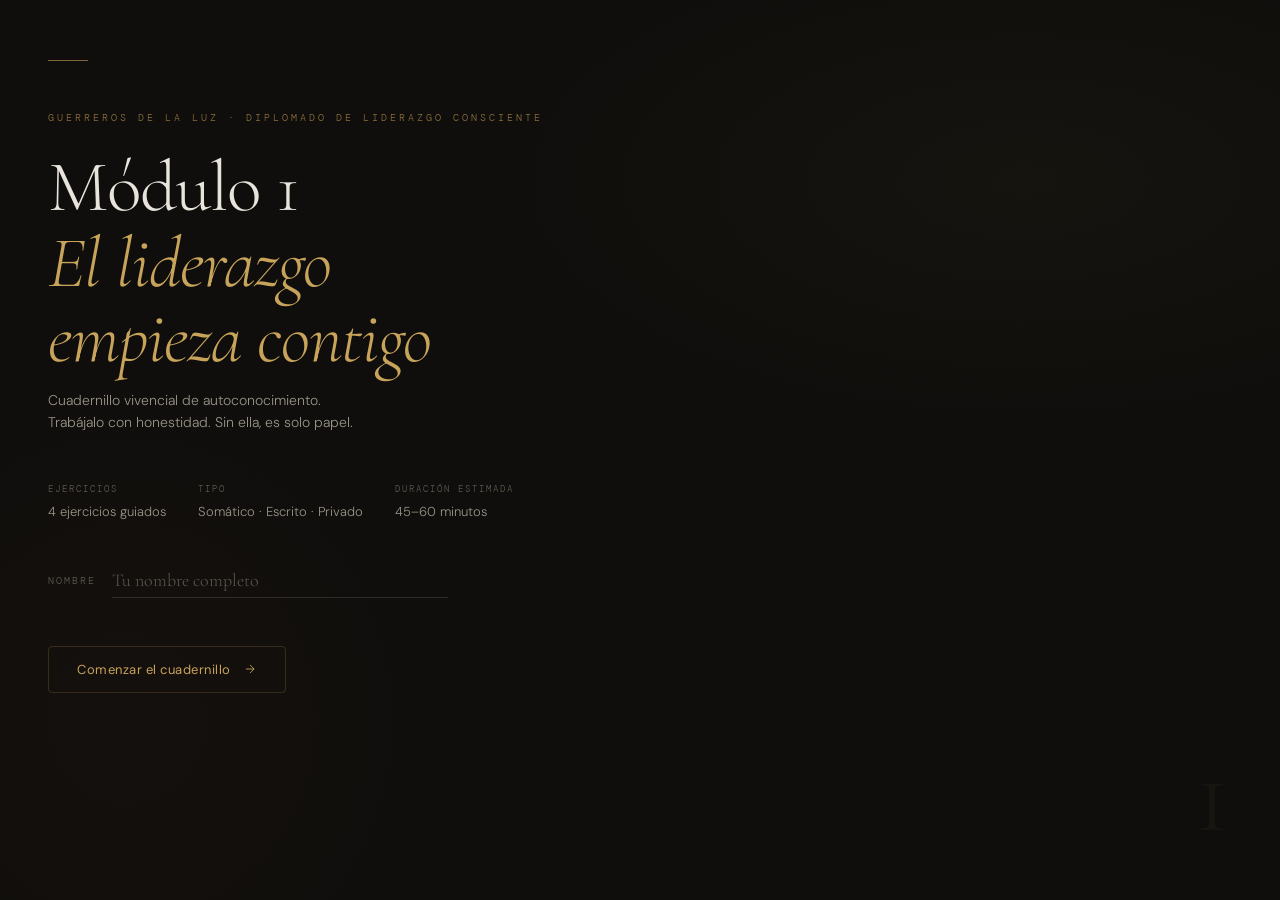
<file: cuadernillos/M1.html>
<!DOCTYPE html>
<html lang="es">
<head>
<meta charset="UTF-8">
<meta name="viewport" content="width=device-width, initial-scale=1.0">
<title>Cuadernillo M1 · El liderazgo empieza contigo · Guerreros de la Luz</title>
<link rel="preconnect" href="https://fonts.googleapis.com">
<link href="https://fonts.googleapis.com/css2?family=Cormorant+Garamond:ital,wght@0,300;0,400;0,600;1,300;1,400&family=DM+Mono:wght@300;400&family=DM+Sans:wght@300;400;500&display=swap" rel="stylesheet">

<style>
*, *::before, *::after { box-sizing: border-box; margin: 0; padding: 0; }

:root {
  --bg: #0F0E0C;
  --bg2: #161512;
  --bg3: #1D1B17;
  --bg4: #242219;
  --gold: #C8A45A;
  --gold-dim: #8A6E3A;
  --gold-faint: rgba(200,164,90,0.08);
  --gold-border: rgba(200,164,90,0.2);
  --text: #E8E4DC;
  --text-mid: #9A9488;
  --text-dim: #5C584F;
  --ember: #B84C2A;
  --sage: #4A6741;
  --border: rgba(255,255,255,0.07);
  --border-mid: rgba(255,255,255,0.12);
  --radius: 4px;
  --radius-lg: 8px;
}

html { scroll-behavior: smooth; }

body {
  background: var(--bg);
  color: var(--text);
  font-family: 'DM Sans', sans-serif;
  font-weight: 300;
  line-height: 1.7;
  min-height: 100vh;
}

/* ─── COVER ─── */
.cover {
  min-height: 100vh;
  display: flex;
  flex-direction: column;
  justify-content: space-between;
  padding: 60px 48px 48px;
  position: relative;
  overflow: hidden;
}
.cover::before {
  content: '';
  position: absolute;
  top: 0; left: 0; right: 0; bottom: 0;
  background:
    radial-gradient(ellipse 60% 40% at 80% 20%, rgba(200,164,90,0.04) 0%, transparent 70%),
    radial-gradient(ellipse 40% 60% at 10% 80%, rgba(184,76,42,0.03) 0%, transparent 70%);
  pointer-events: none;
}
.cover-rule {
  width: 40px;
  height: 1px;
  background: var(--gold);
  margin-bottom: 48px;
  opacity: 0.6;
}
.cover-eyebrow {
  font-family: 'DM Mono', monospace;
  font-size: 10px;
  letter-spacing: 3px;
  color: var(--gold-dim);
  text-transform: uppercase;
  margin-bottom: 24px;
}
.cover-title {
  font-family: 'Cormorant Garamond', serif;
  font-size: clamp(42px, 8vw, 72px);
  font-weight: 300;
  line-height: 1.05;
  color: var(--text);
  margin-bottom: 12px;
  letter-spacing: -1px;
}
.cover-title em {
  font-style: italic;
  color: var(--gold);
}
.cover-subtitle {
  font-size: 14px;
  color: var(--text-mid);
  font-weight: 300;
  max-width: 320px;
  line-height: 1.6;
  margin-bottom: 48px;
}
.cover-meta {
  display: flex;
  gap: 32px;
  flex-wrap: wrap;
}
.cover-meta-item {
  display: flex;
  flex-direction: column;
  gap: 4px;
}
.cover-meta-label {
  font-family: 'DM Mono', monospace;
  font-size: 9px;
  letter-spacing: 2px;
  text-transform: uppercase;
  color: var(--text-dim);
}
.cover-meta-value {
  font-size: 13px;
  color: var(--text-mid);
}

.name-field-cover {
  margin-top: 40px;
  display: flex;
  align-items: center;
  gap: 16px;
  max-width: 400px;
}
.name-field-cover label {
  font-family: 'DM Mono', monospace;
  font-size: 10px;
  letter-spacing: 2px;
  text-transform: uppercase;
  color: var(--text-dim);
  white-space: nowrap;
}
.name-field-cover input {
  background: transparent;
  border: none;
  border-bottom: 1px solid var(--border-mid);
  color: var(--text);
  font-family: 'Cormorant Garamond', serif;
  font-size: 18px;
  font-weight: 300;
  padding: 6px 0;
  flex: 1;
  outline: none;
  transition: border-color 0.3s;
}
.name-field-cover input:focus {
  border-bottom-color: var(--gold);
}
.name-field-cover input::placeholder { color: var(--text-dim); }

.cover-cta {
  display: inline-flex;
  align-items: center;
  gap: 12px;
  margin-top: 48px;
  padding: 14px 28px;
  background: transparent;
  border: 1px solid var(--gold-border);
  color: var(--gold);
  font-family: 'DM Sans', sans-serif;
  font-size: 13px;
  font-weight: 400;
  cursor: pointer;
  border-radius: var(--radius);
  transition: all 0.3s;
  letter-spacing: 0.5px;
  text-decoration: none;
}
.cover-cta:hover {
  background: var(--gold-faint);
  border-color: var(--gold);
}
.cover-cta svg { width: 14px; height: 14px; }

.cover-number {
  position: absolute;
  right: 48px;
  bottom: 48px;
  font-family: 'Cormorant Garamond', serif;
  font-size: 120px;
  font-weight: 300;
  color: rgba(200,164,90,0.05);
  line-height: 1;
  user-select: none;
  pointer-events: none;
}

/* ─── MAIN LAYOUT ─── */
.main { display: none; }
.main.visible { display: block; }

/* ─── PROGRESS BAR ─── */
.progress-wrap {
  position: sticky;
  top: 0;
  z-index: 100;
  background: var(--bg);
  border-bottom: 1px solid var(--border);
  padding: 12px 48px;
  display: flex;
  align-items: center;
  gap: 20px;
}
.progress-label {
  font-family: 'DM Mono', monospace;
  font-size: 10px;
  letter-spacing: 2px;
  text-transform: uppercase;
  color: var(--text-dim);
  white-space: nowrap;
}
.progress-track {
  flex: 1;
  height: 1px;
  background: var(--border);
  position: relative;
}
.progress-fill {
  position: absolute;
  left: 0; top: 0; height: 100%;
  background: var(--gold);
  transition: width 0.5s ease;
}
.progress-pct {
  font-family: 'DM Mono', monospace;
  font-size: 10px;
  color: var(--gold-dim);
  white-space: nowrap;
}

/* ─── SECTION ─── */
.section {
  max-width: 680px;
  margin: 0 auto;
  padding: 72px 48px;
  border-bottom: 1px solid var(--border);
  opacity: 0;
  transform: translateY(20px);
  transition: opacity 0.6s ease, transform 0.6s ease;
}
.section.revealed {
  opacity: 1;
  transform: translateY(0);
}

.section-id {
  display: flex;
  align-items: center;
  gap: 16px;
  margin-bottom: 32px;
}
.section-num {
  font-family: 'DM Mono', monospace;
  font-size: 10px;
  letter-spacing: 2px;
  color: var(--text-dim);
}
.section-line {
  height: 1px;
  flex: 1;
  background: var(--border);
}
.section-tag {
  font-family: 'DM Mono', monospace;
  font-size: 9px;
  letter-spacing: 2px;
  text-transform: uppercase;
  padding: 3px 10px;
  border-radius: 20px;
}
.tag-somatico { color: #5A8DD4; border: 1px solid rgba(90,141,212,0.3); }
.tag-escrito  { color: #4A9E6A; border: 1px solid rgba(74,158,106,0.3); }
.tag-privado  { color: #9A6AC8; border: 1px solid rgba(154,106,200,0.3); }

.section-title {
  font-family: 'Cormorant Garamond', serif;
  font-size: 36px;
  font-weight: 300;
  line-height: 1.1;
  color: var(--text);
  margin-bottom: 6px;
}
.section-title em { font-style: italic; color: var(--gold); }

.section-premise {
  font-size: 13px;
  color: var(--text-dim);
  font-family: 'DM Mono', monospace;
  letter-spacing: 1px;
  margin-bottom: 24px;
}

.section-intro {
  font-size: 15px;
  color: var(--text-mid);
  line-height: 1.75;
  margin-bottom: 40px;
  padding-left: 20px;
  border-left: 2px solid var(--gold-border);
}

/* ─── QUESTION BLOCK ─── */
.q-block {
  margin-bottom: 36px;
}
.q-number {
  font-family: 'DM Mono', monospace;
  font-size: 9px;
  letter-spacing: 2px;
  color: var(--text-dim);
  text-transform: uppercase;
  margin-bottom: 8px;
}
.q-text {
  font-size: 16px;
  color: var(--text);
  line-height: 1.55;
  margin-bottom: 14px;
  font-weight: 300;
}
.q-hint {
  font-size: 12px;
  color: var(--text-dim);
  line-height: 1.6;
  margin-bottom: 12px;
  font-style: italic;
}

textarea {
  width: 100%;
  min-height: 90px;
  background: var(--bg2);
  border: 1px solid var(--border);
  border-radius: var(--radius);
  color: var(--text);
  font-family: 'DM Sans', sans-serif;
  font-size: 14px;
  font-weight: 300;
  line-height: 1.7;
  padding: 14px 16px;
  resize: vertical;
  outline: none;
  transition: border-color 0.3s, background 0.3s;
}
textarea:focus {
  border-color: var(--gold-dim);
  background: var(--bg3);
}
textarea::placeholder { color: var(--text-dim); font-style: italic; }

/* ─── BODY MAP ─── */
.body-map {
  display: flex;
  gap: 20px;
  align-items: flex-start;
  margin-bottom: 36px;
  flex-wrap: wrap;
}
.body-figure {
  flex-shrink: 0;
  width: 90px;
}
.body-figure svg {
  width: 100%;
  height: auto;
  opacity: 0.4;
}
.body-zones {
  flex: 1;
  min-width: 200px;
}
.body-zones-title {
  font-size: 12px;
  color: var(--text-dim);
  margin-bottom: 12px;
  font-family: 'DM Mono', monospace;
  letter-spacing: 1px;
  text-transform: uppercase;
}
.zone-grid {
  display: grid;
  grid-template-columns: 1fr 1fr;
  gap: 8px;
  margin-bottom: 16px;
}
.zone-btn {
  background: var(--bg2);
  border: 1px solid var(--border);
  color: var(--text-mid);
  font-family: 'DM Sans', sans-serif;
  font-size: 13px;
  font-weight: 300;
  padding: 9px 12px;
  border-radius: var(--radius);
  cursor: pointer;
  transition: all 0.2s;
  text-align: left;
}
.zone-btn:hover { border-color: var(--border-mid); color: var(--text); }
.zone-btn.sel {
  background: var(--gold-faint);
  border-color: var(--gold-border);
  color: var(--gold);
}

.sensation-grid {
  display: flex;
  flex-wrap: wrap;
  gap: 8px;
  margin-bottom: 12px;
}
.sensation-chip {
  background: var(--bg2);
  border: 1px solid var(--border);
  color: var(--text-mid);
  font-size: 12px;
  font-weight: 300;
  padding: 5px 12px;
  border-radius: 20px;
  cursor: pointer;
  transition: all 0.2s;
}
.sensation-chip:hover { border-color: var(--border-mid); color: var(--text); }
.sensation-chip.sel {
  background: var(--gold-faint);
  border-color: var(--gold-border);
  color: var(--gold);
}

/* ─── MIRROR (Excusa/Verdad) ─── */
.mirror-block {
  display: grid;
  grid-template-columns: 1fr 1fr;
  gap: 12px;
  margin-bottom: 24px;
}
.mirror-side {
  background: var(--bg2);
  border: 1px solid var(--border);
  border-radius: var(--radius-lg);
  padding: 16px;
}
.mirror-label {
  font-family: 'DM Mono', monospace;
  font-size: 9px;
  letter-spacing: 2px;
  text-transform: uppercase;
  margin-bottom: 10px;
}
.mirror-label.excusa { color: var(--text-dim); }
.mirror-label.verdad { color: var(--gold-dim); }
.mirror-side textarea {
  border: none;
  background: transparent;
  padding: 0;
  min-height: 70px;
  font-size: 13px;
}
.mirror-side textarea:focus { background: transparent; border: none; }

/* ─── COST METER ─── */
.cost-block {
  background: var(--bg2);
  border: 1px solid var(--border);
  border-radius: var(--radius-lg);
  padding: 20px 24px;
  margin-bottom: 24px;
}
.cost-title {
  font-size: 12px;
  color: var(--text-dim);
  font-family: 'DM Mono', monospace;
  letter-spacing: 1px;
  text-transform: uppercase;
  margin-bottom: 16px;
}
.cost-areas {
  display: grid;
  grid-template-columns: 1fr 1fr;
  gap: 12px;
}
.cost-area {
  display: flex;
  flex-direction: column;
  gap: 8px;
}
.cost-area-label {
  font-size: 11px;
  color: var(--text-dim);
}
.cost-slider {
  -webkit-appearance: none;
  appearance: none;
  width: 100%;
  height: 2px;
  background: var(--border-mid);
  outline: none;
  border-radius: 1px;
}
.cost-slider::-webkit-slider-thumb {
  -webkit-appearance: none;
  appearance: none;
  width: 14px; height: 14px;
  border-radius: 50%;
  background: var(--ember);
  cursor: pointer;
  transition: transform 0.2s;
}
.cost-slider::-webkit-slider-thumb:hover { transform: scale(1.3); }
.cost-value {
  font-family: 'DM Mono', monospace;
  font-size: 11px;
  color: var(--ember);
  text-align: right;
}

/* ─── PRIVATE BADGE ─── */
.private-badge {
  display: inline-flex;
  align-items: center;
  gap: 8px;
  background: rgba(154,106,200,0.08);
  border: 1px solid rgba(154,106,200,0.2);
  color: #9A6AC8;
  font-size: 11px;
  font-family: 'DM Mono', monospace;
  letter-spacing: 1px;
  padding: 6px 14px;
  border-radius: 20px;
  margin-bottom: 20px;
}
.private-badge svg { width: 12px; height: 12px; }

/* ─── PRESENCE TIMER ─── */
.timer-block {
  background: var(--bg2);
  border: 1px solid var(--border);
  border-radius: var(--radius-lg);
  padding: 24px;
  margin-bottom: 24px;
  text-align: center;
}
.timer-display {
  font-family: 'Cormorant Garamond', serif;
  font-size: 56px;
  font-weight: 300;
  color: var(--text);
  line-height: 1;
  margin-bottom: 8px;
  transition: color 0.5s;
}
.timer-display.running { color: var(--gold); }
.timer-display.done { color: var(--sage); }
.timer-label {
  font-size: 11px;
  color: var(--text-dim);
  font-family: 'DM Mono', monospace;
  letter-spacing: 2px;
  text-transform: uppercase;
  margin-bottom: 20px;
}
.timer-btn {
  background: transparent;
  border: 1px solid var(--gold-border);
  color: var(--gold);
  font-family: 'DM Sans', sans-serif;
  font-size: 13px;
  padding: 10px 28px;
  border-radius: var(--radius);
  cursor: pointer;
  transition: all 0.3s;
}
.timer-btn:hover { background: var(--gold-faint); }
.timer-btn:disabled { opacity: 0.3; cursor: default; }
.timer-note {
  font-size: 12px;
  color: var(--text-dim);
  margin-top: 14px;
  line-height: 1.6;
  font-style: italic;
}

/* ─── ACTION ─── */
.action-declaration {
  background: var(--bg3);
  border: 1px solid var(--gold-border);
  border-radius: var(--radius-lg);
  padding: 24px;
  margin-bottom: 24px;
  position: relative;
}
.action-declaration::before {
  content: '"';
  font-family: 'Cormorant Garamond', serif;
  font-size: 80px;
  color: var(--gold);
  opacity: 0.15;
  position: absolute;
  top: -8px; left: 16px;
  line-height: 1;
}
.action-declaration textarea {
  background: transparent;
  border: none;
  min-height: 50px;
  font-size: 16px;
  font-family: 'Cormorant Garamond', serif;
  font-weight: 300;
  font-style: italic;
  color: var(--text);
}
.action-declaration textarea:focus { background: transparent; border: none; }

/* ─── SECTION COMPLETE ─── */
.section-complete {
  display: none;
  align-items: center;
  gap: 12px;
  padding: 14px 18px;
  background: rgba(74,103,65,0.1);
  border: 1px solid rgba(74,103,65,0.25);
  border-radius: var(--radius);
  margin-top: 32px;
}
.section-complete.visible { display: flex; }
.section-complete-icon {
  width: 18px; height: 18px;
  border-radius: 50%;
  background: var(--sage);
  display: flex; align-items: center; justify-content: center;
  flex-shrink: 0;
}
.section-complete-text {
  font-size: 13px;
  color: var(--sage);
}

/* ─── NAV BETWEEN SECTIONS ─── */
.section-nav {
  display: flex;
  justify-content: flex-end;
  margin-top: 32px;
}
.nav-btn {
  display: inline-flex;
  align-items: center;
  gap: 10px;
  padding: 12px 24px;
  background: transparent;
  border: 1px solid var(--border-mid);
  color: var(--text-mid);
  font-family: 'DM Sans', sans-serif;
  font-size: 13px;
  cursor: pointer;
  border-radius: var(--radius);
  transition: all 0.3s;
}
.nav-btn:hover {
  border-color: var(--gold-border);
  color: var(--gold);
}
.nav-btn svg { width: 14px; height: 14px; }

/* ─── CIERRE ─── */
.cierre {
  max-width: 680px;
  margin: 0 auto;
  padding: 72px 48px 100px;
  text-align: center;
}
.cierre-symbol {
  font-family: 'Cormorant Garamond', serif;
  font-size: 48px;
  color: var(--gold);
  opacity: 0.5;
  margin-bottom: 24px;
  line-height: 1;
}
.cierre-title {
  font-family: 'Cormorant Garamond', serif;
  font-size: 28px;
  font-weight: 300;
  color: var(--text);
  margin-bottom: 16px;
}
.cierre-body {
  font-size: 14px;
  color: var(--text-mid);
  line-height: 1.8;
  max-width: 440px;
  margin: 0 auto 40px;
}

.summary-card {
  background: var(--bg2);
  border: 1px solid var(--border);
  border-radius: var(--radius-lg);
  padding: 24px;
  text-align: left;
  margin-bottom: 24px;
}
.summary-section {
  margin-bottom: 20px;
}
.summary-section:last-child { margin-bottom: 0; }
.summary-section-title {
  font-family: 'DM Mono', monospace;
  font-size: 9px;
  letter-spacing: 2px;
  text-transform: uppercase;
  color: var(--gold-dim);
  margin-bottom: 8px;
}
.summary-section-body {
  font-size: 13px;
  color: var(--text-mid);
  line-height: 1.7;
}

.btn-group {
  display: flex;
  gap: 12px;
  justify-content: center;
  flex-wrap: wrap;
}
.btn-primary {
  display: inline-flex;
  align-items: center;
  gap: 10px;
  padding: 13px 28px;
  background: var(--gold-faint);
  border: 1px solid var(--gold-border);
  color: var(--gold);
  font-family: 'DM Sans', sans-serif;
  font-size: 13px;
  cursor: pointer;
  border-radius: var(--radius);
  transition: all 0.3s;
}
.btn-primary:hover { background: rgba(200,164,90,0.15); }
.btn-secondary {
  display: inline-flex;
  align-items: center;
  gap: 10px;
  padding: 13px 28px;
  background: transparent;
  border: 1px solid var(--border-mid);
  color: var(--text-mid);
  font-family: 'DM Sans', sans-serif;
  font-size: 13px;
  cursor: pointer;
  border-radius: var(--radius);
  transition: all 0.3s;
}
.btn-secondary:hover { border-color: var(--border-mid); color: var(--text); }

/* ─── DIVIDER ─── */
.divider {
  display: flex;
  align-items: center;
  gap: 16px;
  margin: 32px 0;
}
.divider-line { flex: 1; height: 1px; background: var(--border); }
.divider-mark {
  font-family: 'Cormorant Garamond', serif;
  font-size: 18px;
  color: var(--text-dim);
}

/* ─── PRINT ─── */
@media print {
  body { background: #fff; color: #1a1a1a; }
  .progress-wrap, .cover-cta, .nav-btn, .timer-btn, .btn-group { display: none !important; }
  .cover { min-height: auto; padding: 40px; page-break-after: always; }
  .section { opacity: 1 !important; transform: none !important; border-bottom: 1px solid #ddd; }
  textarea { border: 1px solid #ccc; min-height: 80px; color: #1a1a1a; background: #fafafa; }
  .section-title { color: #1a1a1a; }
  .section-intro { color: #444; border-left-color: #C8A45A; }
  .q-text { color: #1a1a1a; }
  .q-hint { color: #666; }
  .body-figure svg { opacity: 0.6; }
  .zone-btn, .sensation-chip { border: 1px solid #ccc; color: #444; }
  .zone-btn.sel, .sensation-chip.sel { background: #fef9ee; border-color: #C8A45A; color: #8A6E3A; }
  .mirror-side { background: #fafafa; border: 1px solid #e0e0e0; }
  .cost-block, .action-declaration, .summary-card { background: #fafafa; border: 1px solid #e0e0e0; }
  .timer-block { display: none; }
}

/* ─── RESPONSIVE ─── */
@media (max-width: 600px) {
  .cover { padding: 40px 24px 36px; }
  .section { padding: 48px 24px; }
  .progress-wrap { padding: 10px 24px; }
  .mirror-block { grid-template-columns: 1fr; }
  .cost-areas { grid-template-columns: 1fr; }
  .cierre { padding: 48px 24px 72px; }
  .cover-number { font-size: 80px; right: 24px; bottom: 36px; }
}
</style>
</head>
<body>

<!-- ═══════════════════ COVER ═══════════════════ -->
<section class="cover" id="cover">
  <div>
    <div class="cover-rule"></div>
    <div class="cover-eyebrow">Guerreros de la Luz · Diplomado de Liderazgo Consciente</div>
    <h1 class="cover-title">Módulo 1<br><em>El liderazgo<br>empieza contigo</em></h1>
    <p class="cover-subtitle">Cuadernillo vivencial de autoconocimiento. Trabájalo con honestidad. Sin ella, es solo papel.</p>

    <div class="cover-meta">
      <div class="cover-meta-item">
        <span class="cover-meta-label">Ejercicios</span>
        <span class="cover-meta-value">4 ejercicios guiados</span>
      </div>
      <div class="cover-meta-item">
        <span class="cover-meta-label">Tipo</span>
        <span class="cover-meta-value">Somático · Escrito · Privado</span>
      </div>
      <div class="cover-meta-item">
        <span class="cover-meta-label">Duración estimada</span>
        <span class="cover-meta-value">45–60 minutos</span>
      </div>
    </div>

    <div class="name-field-cover">
      <label for="nombre-alumno">Nombre</label>
      <input type="text" id="nombre-alumno" placeholder="Tu nombre completo" autocomplete="name">
    </div>

    <button class="cover-cta" onclick="iniciar()">
      Comenzar el cuadernillo
      <svg viewBox="0 0 24 24" fill="none" stroke="currentColor" stroke-width="1.5"><path d="M5 12h14M12 5l7 7-7 7"/></svg>
    </button>
  </div>

  <div class="cover-number">1</div>
</section>

<!-- ═══════════════════ MAIN ═══════════════════ -->
<div class="main" id="main">

  <!-- PROGRESS -->
  <div class="progress-wrap">
    <span class="progress-label">Progreso</span>
    <div class="progress-track">
      <div class="progress-fill" id="progress-fill" style="width:0%"></div>
    </div>
    <span class="progress-pct" id="progress-pct">0%</span>
  </div>

  <!-- ─── EJERCICIO 1: EL MAPA TÉRMICO ─── -->
  <section class="section" id="sec-1">
    <div class="section-id">
      <span class="section-num">01</span>
      <div class="section-line"></div>
      <span class="section-tag tag-somatico">Somático</span>
    </div>

    <h2 class="section-title">El <em>Mapa<br>Térmico</em></h2>
    <p class="section-premise">Tu cuerpo reacciona antes que tu mente lo decide.</p>

    <p class="section-intro">
      Piensa en la última vez que reaccionaste de una forma que después lamentaste. Una respuesta dura, un silencio cargado, una evasión. No analices la situación todavía. Cierra los ojos 30 segundos y vuelve a ese momento — solo con tu cuerpo.
    </p>

    <div class="q-block">
      <div class="q-number">Pregunta 1 de 5</div>
      <p class="q-text">¿En qué situación concreta reaccionaste de una forma que después lamentaste?</p>
      <p class="q-hint">Descríbela brevemente, sin justificarla todavía. Solo los hechos.</p>
      <textarea id="t1-q1" placeholder="La situación fue..." oninput="saveAndUpdate()"></textarea>
    </div>

    <div class="body-map">
      <div class="body-figure">
        <svg viewBox="0 0 90 200" xmlns="http://www.w3.org/2000/svg">
          <ellipse cx="45" cy="20" rx="16" ry="18" fill="none" stroke="#C8A45A" stroke-width="1"/>
          <line x1="45" y1="38" x2="45" y2="120" stroke="#C8A45A" stroke-width="1"/>
          <line x1="45" y1="50" x2="15" y2="85" stroke="#C8A45A" stroke-width="1"/>
          <line x1="45" y1="50" x2="75" y2="85" stroke="#C8A45A" stroke-width="1"/>
          <line x1="45" y1="120" x2="28" y2="175" stroke="#C8A45A" stroke-width="1"/>
          <line x1="45" y1="120" x2="62" y2="175" stroke="#C8A45A" stroke-width="1"/>
          <text x="45" y="108" text-anchor="middle" font-family="DM Mono" font-size="6" fill="#C8A45A" opacity="0.5">pecho</text>
          <text x="45" y="68" text-anchor="middle" font-family="DM Mono" font-size="6" fill="#C8A45A" opacity="0.5">garganta</text>
          <text x="45" y="145" text-anchor="middle" font-family="DM Mono" font-size="6" fill="#C8A45A" opacity="0.5">estómago</text>
        </svg>
      </div>
      <div class="body-zones">
        <div class="body-zones-title">¿Dónde lo sentiste?</div>
        <div class="zone-grid">
          <button class="zone-btn" data-group="zona" data-val="garganta" onclick="toggleSelect(this)">Garganta</button>
          <button class="zone-btn" data-group="zona" data-val="pecho" onclick="toggleSelect(this)">Pecho</button>
          <button class="zone-btn" data-group="zona" data-val="estomago" onclick="toggleSelect(this)">Estómago</button>
          <button class="zone-btn" data-group="zona" data-val="mandibula" onclick="toggleSelect(this)">Mandíbula</button>
          <button class="zone-btn" data-group="zona" data-val="espalda" onclick="toggleSelect(this)">Espalda</button>
          <button class="zone-btn" data-group="zona" data-val="otro" onclick="toggleSelect(this)">Otro lugar</button>
        </div>
        <div class="body-zones-title">¿Cómo se sintió?</div>
        <div class="sensation-grid">
          <button class="sensation-chip" data-group="sensacion" data-val="calor" onclick="toggleSelect(this)">Calor</button>
          <button class="sensation-chip" data-group="sensacion" data-val="tension" onclick="toggleSelect(this)">Tensión</button>
          <button class="sensation-chip" data-group="sensacion" data-val="contraccion" onclick="toggleSelect(this)">Contracción</button>
          <button class="sensation-chip" data-group="sensacion" data-val="vacio" onclick="toggleSelect(this)">Vacío</button>
          <button class="sensation-chip" data-group="sensacion" data-val="aceleracion" onclick="toggleSelect(this)">Aceleración</button>
          <button class="sensation-chip" data-group="sensacion" data-val="nausea" onclick="toggleSelect(this)">Náusea</button>
          <button class="sensation-chip" data-group="sensacion" data-val="pesadez" onclick="toggleSelect(this)">Pesadez</button>
          <button class="sensation-chip" data-group="sensacion" data-val="hormigueo" onclick="toggleSelect(this)">Hormigueo</button>
        </div>
      </div>
    </div>

    <div class="q-block">
      <div class="q-number">Pregunta 3 de 5</div>
      <p class="q-text">¿Esa sensación apareció antes de que dijeras o hicieras algo?</p>
      <p class="q-hint">Intenta ser preciso. ¿Milisegundos antes? ¿Un segundo? ¿Ya mientras actuabas?</p>
      <textarea id="t1-q3" placeholder="La sensación apareció cuando..." oninput="saveAndUpdate()"></textarea>
    </div>

    <div class="q-block">
      <div class="q-number">Pregunta 4 de 5</div>
      <p class="q-text">¿Qué te estaba intentando decir esa sensación que no escuchaste?</p>
      <p class="q-hint">Sin autocastigo. Solo observación.</p>
      <textarea id="t1-q4" placeholder="Creo que me estaba diciendo..." oninput="saveAndUpdate()"></textarea>
    </div>

    <div class="q-block">
      <div class="q-number">Pregunta 5 de 5</div>
      <p class="q-text">Si hubieras pausado 3 segundos antes de reaccionar, ¿qué habrías elegido diferente?</p>
      <textarea id="t1-q5" placeholder="Habría elegido..." oninput="saveAndUpdate()"></textarea>
    </div>

    <div class="section-complete" id="complete-1">
      <div class="section-complete-icon">
        <svg width="10" height="8" viewBox="0 0 10 8" fill="none"><path d="M1 4l3 3 5-6" stroke="white" stroke-width="1.5" stroke-linecap="round" stroke-linejoin="round"/></svg>
      </div>
      <span class="section-complete-text">Ejercicio 1 completado — buen trabajo siendo honesto contigo.</span>
    </div>

    <div class="section-nav">
      <button class="nav-btn" onclick="scrollToSection('sec-2')">
        Siguiente ejercicio
        <svg viewBox="0 0 24 24" fill="none" stroke="currentColor" stroke-width="1.5"><path d="M5 12h14M12 5l7 7-7 7"/></svg>
      </button>
    </div>
  </section>

  <!-- ─── EJERCICIO 2: LA EXCUSA CON CORBATA ─── -->
  <section class="section" id="sec-2">
    <div class="section-id">
      <span class="section-num">02</span>
      <div class="section-line"></div>
      <span class="section-tag tag-escrito">Escrito</span>
    </div>

    <h2 class="section-title">La Excusa<br>con <em>Corbata</em></h2>
    <p class="section-premise">Una justificación que suena responsable pero evita la acción.</p>

    <p class="section-intro">
      "No puedo porque tengo mucho servicio." "No es el momento correcto." "Cuando las condiciones sean mejores." Estas excusas no suenan a pretexto — suenan a razón adulta. Eso las hace más peligrosas. Identifica la tuya.
    </p>

    <div class="q-block">
      <div class="q-number">Pregunta 1 de 4</div>
      <p class="q-text">¿Qué es lo que llevas tiempo diciendo que harías — y no has hecho?</p>
      <p class="q-hint">Puede ser en tu liderazgo, en tus relaciones, en tu crecimiento personal, en tu cuerpo.</p>
      <textarea id="t2-q1" placeholder="Llevo tiempo diciendo que voy a..." oninput="saveAndUpdate()"></textarea>
    </div>

    <div class="divider">
      <div class="divider-line"></div>
      <span class="divider-mark">⊙</span>
      <div class="divider-line"></div>
    </div>

    <div class="q-block">
      <div class="q-number">Pregunta 2 de 4</div>
      <p class="q-text">Escribe la excusa que usas. Ahora escribe la verdad debajo de ella.</p>
      <p class="q-hint">La excusa suena razonable. La verdad, a veces, duele.</p>
    </div>

    <div class="mirror-block">
      <div class="mirror-side">
        <div class="mirror-label excusa">La excusa</div>
        <textarea id="t2-excusa" placeholder="No lo he hecho porque..." oninput="saveAndUpdate()"></textarea>
      </div>
      <div class="mirror-side">
        <div class="mirror-label verdad">La verdad</div>
        <textarea id="t2-verdad" placeholder="En realidad, la verdad es que..." oninput="saveAndUpdate()"></textarea>
      </div>
    </div>

    <div class="q-block">
      <div class="q-number">Pregunta 3 de 4</div>
      <p class="q-text">¿Cuál es el costo real de seguir usando esa excusa?</p>
      <p class="q-hint">Pon un número del 1 al 10 en cada área de tu vida. 10 = costo devastador.</p>
    </div>

    <div class="cost-block">
      <div class="cost-title">Costo por área</div>
      <div class="cost-areas">
        <div class="cost-area">
          <span class="cost-area-label">Mi liderazgo</span>
          <input type="range" class="cost-slider" min="1" max="10" value="5" oninput="updateCost(this,'cost-liderazgo')">
          <span class="cost-value" id="cost-liderazgo">5/10</span>
        </div>
        <div class="cost-area">
          <span class="cost-area-label">Mis relaciones</span>
          <input type="range" class="cost-slider" min="1" max="10" value="5" oninput="updateCost(this,'cost-relaciones')">
          <span class="cost-value" id="cost-relaciones">5/10</span>
        </div>
        <div class="cost-area">
          <span class="cost-area-label">Mi crecimiento</span>
          <input type="range" class="cost-slider" min="1" max="10" value="5" oninput="updateCost(this,'cost-crecimiento')">
          <span class="cost-value" id="cost-crecimiento">5/10</span>
        </div>
        <div class="cost-area">
          <span class="cost-area-label">Mi integridad</span>
          <input type="range" class="cost-slider" min="1" max="10" value="5" oninput="updateCost(this,'cost-integridad')">
          <span class="cost-value" id="cost-integridad">5/10</span>
        </div>
      </div>
    </div>

    <div class="q-block">
      <div class="q-number">Pregunta 4 de 4</div>
      <p class="q-text">Una sola acción concreta que puedes hacer esta semana — sin esperar condiciones perfectas.</p>
      <p class="q-hint">Debe ser específica, pequeña y posible. "Mejorar mi vida" no es una acción. "Escribirle un mensaje a X el martes" sí lo es.</p>
    </div>
    <div class="action-declaration">
      <textarea id="t2-accion" placeholder="Esta semana voy a hacer específicamente..." oninput="saveAndUpdate()"></textarea>
    </div>

    <div class="section-complete" id="complete-2">
      <div class="section-complete-icon">
        <svg width="10" height="8" viewBox="0 0 10 8" fill="none"><path d="M1 4l3 3 5-6" stroke="white" stroke-width="1.5" stroke-linecap="round" stroke-linejoin="round"/></svg>
      </div>
      <span class="section-complete-text">Ejercicio 2 completado — nombraste la excusa. Eso ya es acto de responsabilidad.</span>
    </div>

    <div class="section-nav">
      <button class="nav-btn" onclick="scrollToSection('sec-3')">
        Siguiente ejercicio
        <svg viewBox="0 0 24 24" fill="none" stroke="currentColor" stroke-width="1.5"><path d="M5 12h14M12 5l7 7-7 7"/></svg>
      </button>
    </div>
  </section>

  <!-- ─── EJERCICIO 3: LA VERDAD SIN ESCUDO ─── -->
  <section class="section" id="sec-3">
    <div class="section-id">
      <span class="section-num">03</span>
      <div class="section-line"></div>
      <span class="section-tag tag-privado">Solo tuyo</span>
    </div>

    <h2 class="section-title">La Verdad<br>sin <em>Escudo</em></h2>
    <p class="section-premise">Este ejercicio no se manda. Es tuyo.</p>

    <div class="private-badge">
      <svg viewBox="0 0 24 24" fill="none" stroke="currentColor" stroke-width="1.5"><rect x="3" y="11" width="18" height="11" rx="2"/><path d="M7 11V7a5 5 0 0110 0v4"/></svg>
      Guardado solo en este dispositivo — nadie más lo lee
    </div>

    <p class="section-intro">
      Se trata de escribir algo que sabes de ti mismo y que no has dicho en voz alta — ni en tribuna, ni en terapia, ni aquí. Nadie verá estas respuestas a menos que tú lo decidas. Ese es el único escenario donde la verdad sin escudo es posible.
    </p>

    <div class="q-block">
      <div class="q-number">Pregunta 1 de 4</div>
      <p class="q-text">¿Qué patrón tuyo has visto repetirse en diferentes grupos, relaciones o roles de liderazgo?</p>
      <p class="q-hint">No el de los demás. El tuyo. El que tú reconoces cuando eres honesto.</p>
      <textarea id="t3-q1" placeholder="El patrón que se repite en mí es..." oninput="saveAndUpdate()"></textarea>
    </div>

    <div class="q-block">
      <div class="q-number">Pregunta 2 de 4</div>
      <p class="q-text">¿Cuál es la historia que te cuentas sobre ese patrón para no tener que cambiarlo?</p>
      <p class="q-hint">La historia siempre tiene una justificación que suena razonable. A veces hasta tiene nombres y fechas.</p>
      <textarea id="t3-q2" placeholder="La historia que me cuento es que..." oninput="saveAndUpdate()"></textarea>
    </div>

    <div class="q-block">
      <div class="q-number">Pregunta 3 de 4</div>
      <p class="q-text">¿Qué pasaría si esa historia no fuera cierta?</p>
      <p class="q-hint">No tienes que responder que es falsa. Solo: ¿qué pasaría si lo fuera?</p>
      <textarea id="t3-q3" placeholder="Si esa historia no fuera cierta, entonces..." oninput="saveAndUpdate()"></textarea>
    </div>

    <div class="q-block">
      <div class="q-number">Pregunta 4 de 4</div>
      <p class="q-text">Escribe la versión más honesta de quién eres cuando nadie te ve.</p>
      <p class="q-hint">Sin adornos, sin el rol, sin el título. Solo tú.</p>
      <textarea id="t3-q4" style="min-height: 120px;" placeholder="Cuando nadie me ve, yo soy..." oninput="saveAndUpdate()"></textarea>
    </div>

    <div class="section-complete" id="complete-3">
      <div class="section-complete-icon">
        <svg width="10" height="8" viewBox="0 0 10 8" fill="none"><path d="M1 4l3 3 5-6" stroke="white" stroke-width="1.5" stroke-linecap="round" stroke-linejoin="round"/></svg>
      </div>
      <span class="section-complete-text">Ejercicio 3 completado — escribir la verdad sin escudo es el acto de valentía más silencioso.</span>
    </div>

    <div class="section-nav">
      <button class="nav-btn" onclick="scrollToSection('sec-4')">
        Último ejercicio
        <svg viewBox="0 0 24 24" fill="none" stroke="currentColor" stroke-width="1.5"><path d="M5 12h14M12 5l7 7-7 7"/></svg>
      </button>
    </div>
  </section>

  <!-- ─── EJERCICIO 4: PRINCIPIO DE PRESENCIA ─── -->
  <section class="section" id="sec-4">
    <div class="section-id">
      <span class="section-num">04</span>
      <div class="section-line"></div>
      <span class="section-tag tag-somatico">Somático</span>
    </div>

    <h2 class="section-title">El Principio<br>de <em>Presencia</em></h2>
    <p class="section-premise">Un minuto. No diez. No tienes que meditar — tienes que detenerte.</p>

    <p class="section-intro">
      La neurociencia confirma que la atención al presente disminuye la reactividad del sistema nervioso. Esto no es meditación de lujo — es tecnología de autorregulación. Cuando tu mente te lleve al futuro (¿y si...?) o al pasado (ya deberías...), este es el antídoto.
    </p>

    <div class="timer-block">
      <div class="timer-display" id="timer-display">1:00</div>
      <div class="timer-label" id="timer-label">Un minuto de presencia</div>
      <button class="timer-btn" id="timer-btn" onclick="startTimer()">Comenzar el minuto</button>
      <p class="timer-note">Cierra los ojos. Siente dónde está tu respiración. ¿Nariz? ¿Garganta? ¿Pecho? Cuando aparezca un pensamiento, obsérvalo como una nube. Pasa.</p>
    </div>

    <div class="q-block">
      <div class="q-number">Pregunta 1 de 4</div>
      <p class="q-text">¿Dónde estás realmente ahora mismo?</p>
      <p class="q-hint">No donde deberías estar. No donde querías estar. Donde estás.</p>
      <textarea id="t4-q1" placeholder="Ahora mismo estoy en..." oninput="saveAndUpdate()"></textarea>
    </div>

    <div class="q-block">
      <div class="q-number">Pregunta 2 de 4</div>
      <p class="q-text">¿Qué emoción está presente aunque estés intentando ignorarla?</p>
      <p class="q-hint">Si dices "ninguna", probablemente es la que más estás ignorando.</p>
      <textarea id="t4-q2" placeholder="La emoción que está presente es..." oninput="saveAndUpdate()"></textarea>
    </div>

    <div class="q-block">
      <div class="q-number">Pregunta 3 de 4</div>
      <p class="q-text">¿Qué pensamiento ha aparecido una y otra vez hoy?</p>
      <textarea id="t4-q3" placeholder="El pensamiento que regresa es..." oninput="saveAndUpdate()"></textarea>
    </div>

    <div class="q-block">
      <div class="q-number">Pregunta 4 de 4</div>
      <p class="q-text">¿Qué pequeña acción leal a tus valores puedes hacer en las próximas 2 horas?</p>
      <p class="q-hint">No mañana. No "cuando pueda". En las próximas 2 horas.</p>
    </div>
    <div class="action-declaration">
      <textarea id="t4-accion" placeholder="En las próximas 2 horas voy a..." oninput="saveAndUpdate()"></textarea>
    </div>

    <div class="section-complete" id="complete-4">
      <div class="section-complete-icon">
        <svg width="10" height="8" viewBox="0 0 10 8" fill="none"><path d="M1 4l3 3 5-6" stroke="white" stroke-width="1.5" stroke-linecap="round" stroke-linejoin="round"/></svg>
      </div>
      <span class="section-complete-text">Ejercicio 4 completado — cuatro ejercicios, cuatro verdades.</span>
    </div>

    <div class="section-nav">
      <button class="nav-btn" onclick="scrollToSection('sec-cierre')">
        Ver mi resumen
        <svg viewBox="0 0 24 24" fill="none" stroke="currentColor" stroke-width="1.5"><path d="M5 12h14M12 5l7 7-7 7"/></svg>
      </button>
    </div>
  </section>

  <!-- ─── CIERRE ─── -->
  <section class="cierre section" id="sec-cierre">
    <div class="cierre-symbol">◈</div>
    <h2 class="cierre-title">Cuadernillo completo</h2>
    <p class="cierre-body">
      Terminar esto no es un logro. Es el punto de partida. Lo que escribiste aquí vale cero si no va seguido de una acción concreta esta semana. Manda la foto del cuadernillo a la madrina — o este archivo — como evidencia de que lo hiciste.
    </p>

    <div class="summary-card" id="summary-card">
      <div class="summary-section">
        <div class="summary-section-title">Nombre</div>
        <div class="summary-section-body" id="s-nombre">—</div>
      </div>
      <div class="summary-section">
        <div class="summary-section-title">Mi Mapa Térmico — la señal que ignoré</div>
        <div class="summary-section-body" id="s-q1"></div>
      </div>
      <div class="summary-section">
        <div class="summary-section-title">La excusa con corbata</div>
        <div class="summary-section-body" id="s-excusa"></div>
      </div>
      <div class="summary-section">
        <div class="summary-section-title">La verdad detrás de la excusa</div>
        <div class="summary-section-body" id="s-verdad"></div>
      </div>
      <div class="summary-section">
        <div class="summary-section-title">Mi acción concreta esta semana</div>
        <div class="summary-section-body" id="s-accion"></div>
      </div>
      <div class="summary-section">
        <div class="summary-section-title">Práctica semanal del módulo</div>
        <div class="summary-section-body">Admitir un error diciendo únicamente <em>"me equivoqué"</em> — sin pero, sin embargo, sin contexto. Sostener el silencio después. Registrar en bitácora qué pasó en el cuerpo.</div>
      </div>
    </div>

    <div class="btn-group">
      <button class="btn-primary" onclick="window.print()">
        <svg width="14" height="14" viewBox="0 0 24 24" fill="none" stroke="currentColor" stroke-width="1.5"><path d="M6 9V2h12v7M6 18H4a2 2 0 01-2-2v-5a2 2 0 012-2h16a2 2 0 012 2v5a2 2 0 01-2 2h-2M6 14h12v8H6z"/></svg>
        Imprimir / Guardar PDF
      </button>
      <button class="btn-secondary" onclick="resetAll()">
        <svg width="14" height="14" viewBox="0 0 24 24" fill="none" stroke="currentColor" stroke-width="1.5"><path d="M3 12a9 9 0 109-9 9 9 0 00-9 9zM3 12h4M7 12L5 10M7 12L5 14"/></svg>
        Nuevo intento
      </button>
    </div>
  </section>

</div><!-- /main -->

<script>
// ── STATE ──────────────────────────────────────────
const KEY = 'gdl_m1_v1';
let timerInterval = null;
let timerSecs = 60;
let timerRunning = false;

// ── INIT ──────────────────────────────────────────
function iniciar() {
  const nombre = document.getElementById('nombre-alumno').value.trim();
  if (!nombre) {
    document.getElementById('nombre-alumno').focus();
    return;
  }
  document.getElementById('cover').style.display = 'none';
  const main = document.getElementById('main');
  main.classList.add('visible');
  loadSaved();
  revealSections();
  updateProgress();
}

// ── SAVE / LOAD ────────────────────────────────────
function getData() {
  const d = {};
  document.querySelectorAll('textarea[id]').forEach(t => d[t.id] = t.value);
  document.querySelectorAll('.zone-btn.sel, .sensation-chip.sel').forEach(b => {
    d['sel_' + b.dataset.val] = true;
  });
  d['nombre'] = document.getElementById('nombre-alumno').value;
  document.querySelectorAll('.cost-slider').forEach(s => {
    d['slider_' + s.closest('.cost-area').querySelector('.cost-area-label').textContent] = s.value;
  });
  return d;
}

function saveAndUpdate() {
  try { localStorage.setItem(KEY, JSON.stringify(getData())); } catch(e) {}
  updateProgress();
  updateSummary();
}

function loadSaved() {
  try {
    const saved = JSON.parse(localStorage.getItem(KEY) || '{}');
    Object.keys(saved).forEach(k => {
      const el = document.getElementById(k);
      if (el && el.tagName === 'TEXTAREA') el.value = saved[k];
    });
    if (saved.nombre) document.getElementById('nombre-alumno').value = saved.nombre;
  } catch(e) {}
}

// ── PROGRESS ───────────────────────────────────────
function updateProgress() {
  const all = document.querySelectorAll('textarea[id]');
  let filled = 0;
  all.forEach(t => { if (t.value.trim().length > 10) filled++; });
  const pct = Math.round((filled / all.length) * 100);
  document.getElementById('progress-fill').style.width = pct + '%';
  document.getElementById('progress-pct').textContent = pct + '%';

  // section completions
  checkSection(1, ['t1-q1','t1-q3','t1-q4','t1-q5']);
  checkSection(2, ['t2-q1','t2-excusa','t2-verdad','t2-accion']);
  checkSection(3, ['t3-q1','t3-q2','t3-q3','t3-q4']);
  checkSection(4, ['t4-q1','t4-q2','t4-q3','t4-accion']);
}

function checkSection(n, ids) {
  const done = ids.every(id => {
    const el = document.getElementById(id);
    return el && el.value.trim().length > 5;
  });
  const badge = document.getElementById('complete-' + n);
  if (badge) badge.classList.toggle('visible', done);
}

// ── SUMMARY ────────────────────────────────────────
function updateSummary() {
  const nombre = document.getElementById('nombre-alumno')?.value || '—';
  setText('s-nombre', nombre);
  setText('s-q1', document.getElementById('t1-q4')?.value || '—');
  setText('s-excusa', document.getElementById('t2-excusa')?.value || '—');
  setText('s-verdad', document.getElementById('t2-verdad')?.value || '—');
  const a1 = document.getElementById('t2-accion')?.value || '';
  const a2 = document.getElementById('t4-accion')?.value || '';
  setText('s-accion', [a1,a2].filter(Boolean).join(' · ') || '—');
}

function setText(id, val) {
  const el = document.getElementById(id);
  if (el) el.textContent = val;
}

// ── SELECT BUTTONS ─────────────────────────────────
function toggleSelect(btn) {
  btn.classList.toggle('sel');
  saveAndUpdate();
}

// ── COST SLIDERS ───────────────────────────────────
function updateCost(slider, labelId) {
  document.getElementById(labelId).textContent = slider.value + '/10';
  saveAndUpdate();
}

// ── TIMER ──────────────────────────────────────────
function startTimer() {
  if (timerRunning) return;
  timerRunning = true;
  timerSecs = 60;
  const display = document.getElementById('timer-display');
  const label = document.getElementById('timer-label');
  const btn = document.getElementById('timer-btn');
  display.classList.add('running');
  btn.disabled = true;
  label.textContent = 'Respira. Solo observa.';

  timerInterval = setInterval(() => {
    timerSecs--;
    const m = Math.floor(timerSecs / 60);
    const s = timerSecs % 60;
    display.textContent = m + ':' + String(s).padStart(2, '0');
    if (timerSecs <= 0) {
      clearInterval(timerInterval);
      timerRunning = false;
      display.classList.remove('running');
      display.classList.add('done');
      display.textContent = '✓';
      label.textContent = 'Minuto completado. Ahora responde.';
      btn.disabled = false;
      btn.textContent = 'Repetir';
    }
  }, 1000);
}

// ── REVEAL SECTIONS ────────────────────────────────
function revealSections() {
  const sections = document.querySelectorAll('.section');
  const observer = new IntersectionObserver((entries) => {
    entries.forEach(e => {
      if (e.isIntersecting) {
        e.target.classList.add('revealed');
        observer.unobserve(e.target);
      }
    });
  }, { threshold: 0.05 });
  sections.forEach(s => observer.observe(s));
  // Reveal first immediately
  setTimeout(() => sections[0]?.classList.add('revealed'), 100);
}

// ── SCROLL ─────────────────────────────────────────
function scrollToSection(id) {
  const el = document.getElementById(id);
  if (el) {
    el.classList.add('revealed');
    const top = el.getBoundingClientRect().top + window.scrollY - 80;
    window.scrollTo({ top, behavior: 'smooth' });
  }
}

// ── RESET ──────────────────────────────────────────
function resetAll() {
  if (!confirm('¿Borrar todas las respuestas y empezar de nuevo?')) return;
  try { localStorage.removeItem(KEY); } catch(e) {}
  document.querySelectorAll('textarea').forEach(t => t.value = '');
  document.querySelectorAll('.zone-btn, .sensation-chip').forEach(b => b.classList.remove('sel'));
  updateProgress();
  updateSummary();
  window.scrollTo({ top: 0, behavior: 'smooth' });
}

// ── AUTOSAVE on load ───────────────────────────────
window.addEventListener('beforeunload', saveAndUpdate);
</script>
</body>
</html>
</file>
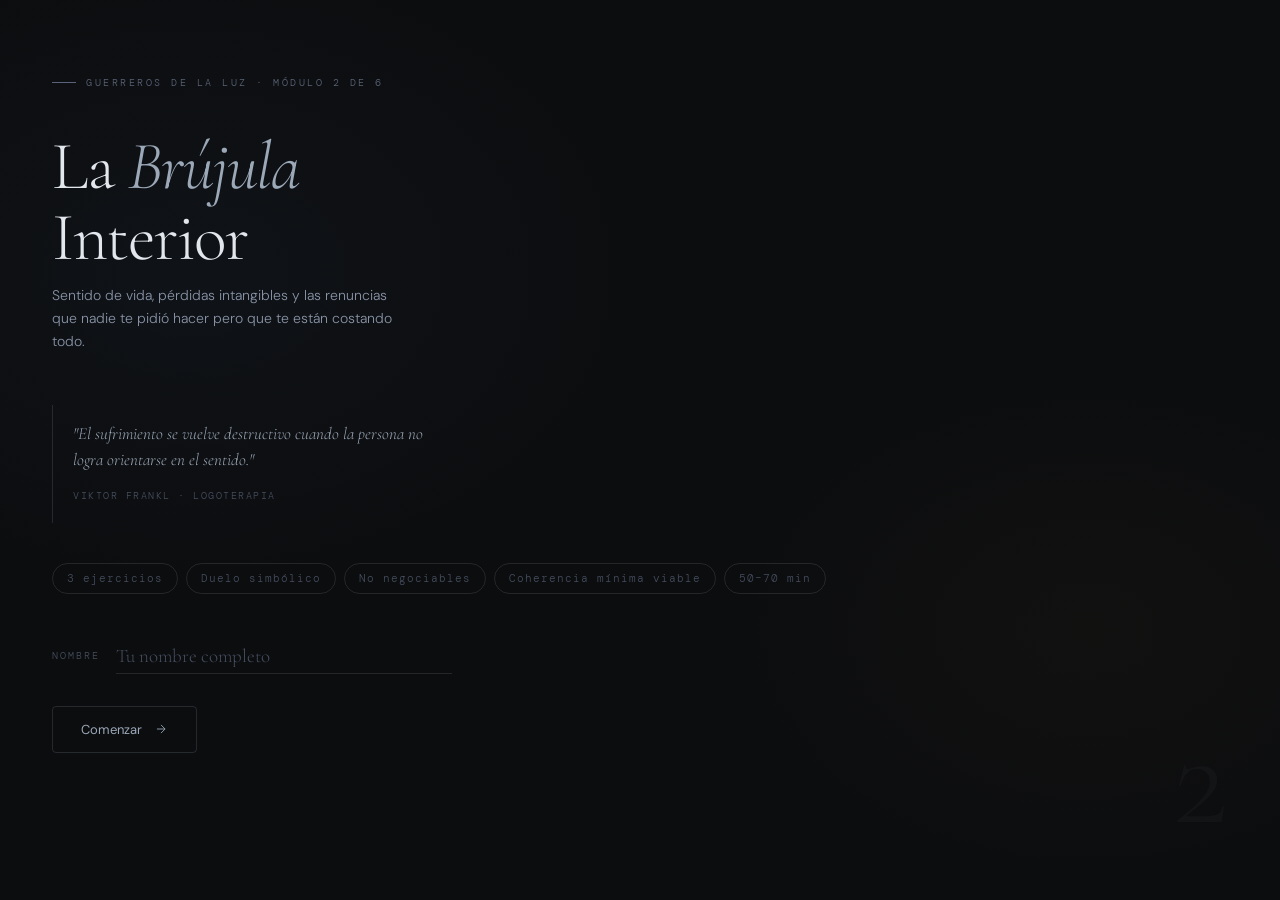
<file: cuadernillos/M2.html>
<!DOCTYPE html>
<html lang="es">
<head>
<meta charset="UTF-8">
<meta name="viewport" content="width=device-width, initial-scale=1.0">
<title>Cuadernillo M2 · La Brújula Interior · Guerreros de la Luz</title>
<link rel="preconnect" href="https://fonts.googleapis.com">
<link href="https://fonts.googleapis.com/css2?family=Cormorant+Garamond:ital,wght@0,300;0,400;0,600;1,300;1,400;1,600&family=DM+Mono:wght@300;400&family=DM+Sans:wght@300;400;500&display=swap" rel="stylesheet">
<style>
*, *::before, *::after { box-sizing: border-box; margin: 0; padding: 0; }
:root {
  --bg:      #0C0D0F;
  --bg2:     #131418;
  --bg3:     #1A1C22;
  --bg4:     #22252E;
  --silver:  #9BA8B8;
  --silver-dim: #5A6478;
  --silver-faint: rgba(155,168,184,0.06);
  --silver-border: rgba(155,168,184,0.18);
  --text:    #E2E6ED;
  --text-mid:#8A95A8;
  --text-dim:#454D5E;
  --blue:    #4A7BAF;
  --blue-faint: rgba(74,123,175,0.08);
  --amber:   #B8923A;
  --amber-faint: rgba(184,146,58,0.08);
  --amber-border: rgba(184,146,58,0.22);
  --border:  rgba(255,255,255,0.06);
  --border-mid: rgba(255,255,255,0.1);
  --radius:  4px;
  --radius-lg: 10px;
}
html { scroll-behavior: smooth; }
body {
  background: var(--bg);
  color: var(--text);
  font-family: 'DM Sans', sans-serif;
  font-weight: 300;
  line-height: 1.7;
  min-height: 100vh;
}

/* ── COVER ── */
.cover {
  min-height: 100vh;
  display: grid;
  grid-template-rows: 1fr auto;
  padding: 64px 52px 52px;
  position: relative;
  overflow: hidden;
}
.cover::before {
  content: '';
  position: absolute; inset: 0;
  background:
    radial-gradient(ellipse 50% 50% at 15% 30%, rgba(74,123,175,0.05) 0%, transparent 70%),
    radial-gradient(ellipse 40% 40% at 85% 70%, rgba(184,146,58,0.03) 0%, transparent 70%);
  pointer-events: none;
}
.cover-top { position: relative; }
.cover-mod-badge {
  display: inline-flex;
  align-items: center;
  gap: 10px;
  font-family: 'DM Mono', monospace;
  font-size: 10px;
  letter-spacing: 2.5px;
  color: var(--silver-dim);
  text-transform: uppercase;
  margin-bottom: 40px;
}
.cover-mod-badge::before {
  content: '';
  display: block;
  width: 24px; height: 1px;
  background: var(--silver-dim);
}
.cover-title {
  font-family: 'Cormorant Garamond', serif;
  font-size: clamp(44px, 7vw, 68px);
  font-weight: 300;
  line-height: 1.05;
  letter-spacing: -1.5px;
  color: var(--text);
  margin-bottom: 10px;
}
.cover-title em {
  font-style: italic;
  color: var(--silver);
}
.cover-subtitle {
  font-size: 14px;
  color: var(--text-mid);
  max-width: 360px;
  line-height: 1.65;
  margin-bottom: 52px;
}
.cover-quote {
  border-left: 1px solid var(--silver-border);
  padding: 16px 20px;
  margin-bottom: 40px;
  max-width: 420px;
}
.cover-quote p {
  font-family: 'Cormorant Garamond', serif;
  font-size: 17px;
  font-style: italic;
  font-weight: 300;
  color: var(--silver);
  line-height: 1.55;
  margin-bottom: 6px;
}
.cover-quote cite {
  font-family: 'DM Mono', monospace;
  font-size: 10px;
  letter-spacing: 1.5px;
  color: var(--text-dim);
  text-transform: uppercase;
  font-style: normal;
}
.cover-pills {
  display: flex;
  flex-wrap: wrap;
  gap: 8px;
  margin-bottom: 44px;
}
.cover-pill {
  font-size: 11px;
  font-family: 'DM Mono', monospace;
  letter-spacing: 1px;
  padding: 5px 14px;
  border: 1px solid var(--border-mid);
  border-radius: 20px;
  color: var(--text-dim);
}
.name-row {
  display: flex;
  align-items: center;
  gap: 16px;
  max-width: 400px;
  margin-bottom: 32px;
}
.name-row label {
  font-family: 'DM Mono', monospace;
  font-size: 10px;
  letter-spacing: 2px;
  text-transform: uppercase;
  color: var(--text-dim);
  white-space: nowrap;
}
.name-row input {
  flex: 1;
  background: transparent;
  border: none;
  border-bottom: 1px solid var(--border-mid);
  color: var(--text);
  font-family: 'Cormorant Garamond', serif;
  font-size: 19px;
  font-weight: 300;
  padding: 6px 0;
  outline: none;
  transition: border-color 0.3s;
}
.name-row input:focus { border-bottom-color: var(--silver); }
.name-row input::placeholder { color: var(--text-dim); }
.cover-cta {
  display: inline-flex;
  align-items: center;
  gap: 12px;
  padding: 14px 28px;
  background: transparent;
  border: 1px solid var(--silver-border);
  color: var(--silver);
  font-family: 'DM Sans', sans-serif;
  font-size: 13px;
  cursor: pointer;
  border-radius: var(--radius);
  transition: all 0.3s;
}
.cover-cta:hover { background: var(--silver-faint); }
.cover-cta svg { width: 14px; height: 14px; }
.cover-number {
  position: absolute;
  right: 52px; bottom: 52px;
  font-family: 'Cormorant Garamond', serif;
  font-size: 140px;
  font-weight: 300;
  color: rgba(155,168,184,0.04);
  line-height: 1;
  user-select: none; pointer-events: none;
}
.cover-bottom {
  display: flex;
  align-items: flex-end;
  justify-content: space-between;
}

/* ── MAIN ── */
.main { display: none; }
.main.visible { display: block; }

/* ── PROGRESS ── */
.prog-bar {
  position: sticky; top: 0; z-index: 100;
  background: var(--bg);
  border-bottom: 1px solid var(--border);
  padding: 10px 52px;
  display: flex;
  align-items: center;
  gap: 18px;
}
.prog-label {
  font-family: 'DM Mono', monospace;
  font-size: 9px;
  letter-spacing: 2px;
  text-transform: uppercase;
  color: var(--text-dim);
  white-space: nowrap;
}
.prog-track {
  flex: 1; height: 1px;
  background: var(--border);
  position: relative;
}
.prog-fill {
  position: absolute;
  left: 0; top: 0; height: 100%;
  background: var(--silver);
  transition: width 0.5s ease;
}
.prog-pct {
  font-family: 'DM Mono', monospace;
  font-size: 9px;
  color: var(--silver-dim);
}

/* ── SECTION ── */
.section {
  max-width: 700px;
  margin: 0 auto;
  padding: 80px 52px;
  border-bottom: 1px solid var(--border);
  opacity: 0;
  transform: translateY(24px);
  transition: opacity 0.65s ease, transform 0.65s ease;
}
.section.revealed { opacity: 1; transform: none; }

.sec-eyebrow {
  display: flex;
  align-items: center;
  gap: 14px;
  margin-bottom: 28px;
}
.sec-num {
  font-family: 'DM Mono', monospace;
  font-size: 9px;
  letter-spacing: 2px;
  color: var(--text-dim);
}
.sec-line { flex: 1; height: 1px; background: var(--border); }
.sec-tag {
  font-family: 'DM Mono', monospace;
  font-size: 9px;
  letter-spacing: 2px;
  text-transform: uppercase;
  padding: 3px 10px;
  border-radius: 20px;
}
.tag-duelo    { color: #8A7ABF; border: 1px solid rgba(138,122,191,0.3); }
.tag-privado  { color: #9A6AC8; border: 1px solid rgba(154,106,200,0.3); }
.tag-valores  { color: #4A9E8A; border: 1px solid rgba(74,158,138,0.3); }
.tag-accion   { color: var(--amber); border: 1px solid var(--amber-border); }

.sec-title {
  font-family: 'Cormorant Garamond', serif;
  font-size: 38px;
  font-weight: 300;
  line-height: 1.08;
  color: var(--text);
  margin-bottom: 6px;
}
.sec-title em { font-style: italic; color: var(--silver); }
.sec-premise {
  font-family: 'DM Mono', monospace;
  font-size: 11px;
  letter-spacing: 1px;
  color: var(--text-dim);
  margin-bottom: 24px;
}
.sec-intro {
  font-size: 15px;
  color: var(--text-mid);
  line-height: 1.78;
  margin-bottom: 44px;
  padding-left: 20px;
  border-left: 1px solid var(--silver-border);
}

/* ── QUESTIONS ── */
.q-block { margin-bottom: 36px; }
.q-num {
  font-family: 'DM Mono', monospace;
  font-size: 9px;
  letter-spacing: 2px;
  color: var(--text-dim);
  text-transform: uppercase;
  margin-bottom: 8px;
}
.q-text {
  font-size: 16px;
  color: var(--text);
  line-height: 1.5;
  margin-bottom: 12px;
  font-weight: 300;
}
.q-hint {
  font-size: 12px;
  color: var(--text-dim);
  line-height: 1.6;
  margin-bottom: 12px;
  font-style: italic;
}
textarea {
  width: 100%;
  min-height: 90px;
  background: var(--bg2);
  border: 1px solid var(--border);
  border-radius: var(--radius);
  color: var(--text);
  font-family: 'DM Sans', sans-serif;
  font-size: 14px;
  font-weight: 300;
  line-height: 1.7;
  padding: 14px 16px;
  resize: vertical;
  outline: none;
  transition: border-color 0.3s, background 0.3s;
}
textarea:focus {
  border-color: var(--silver-dim);
  background: var(--bg3);
}
textarea::placeholder { color: var(--text-dim); font-style: italic; }

/* ── LETTER EDITOR (Carta de despedida) ── */
.letter-wrap {
  background: var(--bg2);
  border: 1px solid var(--border);
  border-radius: var(--radius-lg);
  overflow: hidden;
  margin-bottom: 24px;
}
.letter-header {
  padding: 18px 24px 16px;
  border-bottom: 1px solid var(--border);
  display: flex;
  justify-content: space-between;
  align-items: center;
}
.letter-from {
  font-family: 'DM Mono', monospace;
  font-size: 9px;
  letter-spacing: 2px;
  text-transform: uppercase;
  color: var(--text-dim);
}
.letter-to {
  font-family: 'Cormorant Garamond', serif;
  font-size: 14px;
  font-style: italic;
  color: var(--text-mid);
}
.letter-body {
  padding: 8px 8px 8px;
}
.letter-body textarea {
  border: none;
  background: transparent;
  min-height: 220px;
  font-family: 'Cormorant Garamond', serif;
  font-size: 16px;
  font-weight: 300;
  line-height: 1.85;
  padding: 16px 20px;
}
.letter-body textarea:focus { border: none; background: transparent; }
.letter-footer {
  padding: 14px 24px;
  border-top: 1px solid var(--border);
  display: flex;
  justify-content: space-between;
  align-items: center;
}
.letter-note {
  font-size: 11px;
  color: var(--text-dim);
  font-style: italic;
}
.word-count {
  font-family: 'DM Mono', monospace;
  font-size: 10px;
  color: var(--text-dim);
}

/* ── WARNING BOX (para carta) ── */
.warning-box {
  display: flex;
  gap: 14px;
  background: rgba(138,122,191,0.06);
  border: 1px solid rgba(138,122,191,0.18);
  border-radius: var(--radius);
  padding: 14px 16px;
  margin-bottom: 24px;
}
.warning-icon {
  flex-shrink: 0;
  width: 16px; height: 16px;
  border-radius: 50%;
  background: rgba(138,122,191,0.25);
  display: flex; align-items: center; justify-content: center;
  font-size: 10px;
  color: #8A7ABF;
  margin-top: 2px;
}
.warning-text {
  font-size: 12px;
  color: var(--text-mid);
  line-height: 1.65;
}

/* ── NO NEGOCIABLES ── */
.neg-cols {
  display: grid;
  grid-template-columns: 1fr 1fr;
  gap: 12px;
  margin-bottom: 24px;
}
.neg-col {
  background: var(--bg2);
  border: 1px solid var(--border);
  border-radius: var(--radius-lg);
  padding: 18px 20px;
}
.neg-col-header {
  display: flex;
  align-items: center;
  gap: 10px;
  margin-bottom: 14px;
}
.neg-dot {
  width: 8px; height: 8px;
  border-radius: 50%;
  flex-shrink: 0;
}
.neg-dot.stop { background: #8A7ABF; }
.neg-dot.keep { background: #4A9E8A; }
.neg-col-title {
  font-family: 'DM Mono', monospace;
  font-size: 9px;
  letter-spacing: 2px;
  text-transform: uppercase;
}
.neg-col-title.stop { color: #8A7ABF; }
.neg-col-title.keep { color: #4A9E8A; }
.neg-item {
  display: flex;
  align-items: flex-start;
  gap: 10px;
  margin-bottom: 10px;
}
.neg-item-num {
  font-family: 'DM Mono', monospace;
  font-size: 9px;
  color: var(--text-dim);
  padding-top: 14px;
  flex-shrink: 0;
}
.neg-item input {
  flex: 1;
  background: transparent;
  border: none;
  border-bottom: 1px solid var(--border);
  color: var(--text);
  font-family: 'DM Sans', sans-serif;
  font-size: 13px;
  font-weight: 300;
  padding: 8px 0;
  outline: none;
  transition: border-color 0.2s;
}
.neg-item input:focus { border-bottom-color: var(--silver-dim); }
.neg-item input::placeholder { color: var(--text-dim); }

/* ── FRASE BRÚJULA BUILDER ── */
.brujula-builder {
  background: var(--bg3);
  border: 1px solid var(--silver-border);
  border-radius: var(--radius-lg);
  padding: 28px 28px 24px;
  margin-bottom: 24px;
  position: relative;
}
.brujula-builder::before {
  content: '◈';
  position: absolute;
  top: -16px; left: 50%;
  transform: translateX(-50%);
  font-size: 24px;
  color: var(--silver);
  background: var(--bg3);
  padding: 0 8px;
  line-height: 1;
}
.brujula-template {
  font-family: 'Cormorant Garamond', serif;
  font-size: 20px;
  font-weight: 300;
  color: var(--text);
  line-height: 1.5;
  margin-bottom: 20px;
  display: flex;
  flex-wrap: wrap;
  align-items: center;
  gap: 6px;
}
.brujula-template span { color: var(--text-mid); }
.brujula-input-inline {
  background: transparent;
  border: none;
  border-bottom: 1px solid var(--silver-border);
  color: var(--silver);
  font-family: 'Cormorant Garamond', serif;
  font-size: 20px;
  font-style: italic;
  font-weight: 300;
  outline: none;
  padding: 2px 4px;
  min-width: 120px;
  width: auto;
  transition: border-color 0.3s;
}
.brujula-input-inline:focus { border-bottom-color: var(--silver); }
.brujula-preview {
  font-family: 'Cormorant Garamond', serif;
  font-size: 16px;
  font-style: italic;
  color: var(--text-mid);
  text-align: center;
  padding-top: 16px;
  border-top: 1px solid var(--border);
  min-height: 28px;
}
.brujula-hint {
  font-size: 11px;
  color: var(--text-dim);
  text-align: center;
  margin-top: 8px;
  font-family: 'DM Mono', monospace;
  letter-spacing: 1px;
}

/* ── COHERENCIA MÍNIMA ── */
.coherencia-block {
  background: var(--bg2);
  border: 1px solid var(--border);
  border-radius: var(--radius-lg);
  padding: 24px;
  margin-bottom: 20px;
}
.coh-title {
  font-family: 'DM Mono', monospace;
  font-size: 9px;
  letter-spacing: 2px;
  text-transform: uppercase;
  color: var(--amber);
  margin-bottom: 16px;
}
.coh-trio {
  display: grid;
  grid-template-columns: 1fr 1fr 1fr;
  gap: 10px;
  margin-bottom: 16px;
}
.coh-cell {
  display: flex;
  flex-direction: column;
  gap: 6px;
}
.coh-cell-label {
  font-size: 10px;
  color: var(--text-dim);
  font-family: 'DM Mono', monospace;
  letter-spacing: 1px;
}
.coh-cell input {
  background: var(--bg3);
  border: 1px solid var(--border);
  border-radius: var(--radius);
  color: var(--text);
  font-family: 'DM Sans', sans-serif;
  font-size: 13px;
  font-weight: 300;
  padding: 9px 12px;
  outline: none;
  transition: border-color 0.2s;
}
.coh-cell input:focus { border-color: var(--silver-dim); }
.coh-cell input::placeholder { color: var(--text-dim); font-size: 12px; }
.coh-arrow {
  display: flex;
  align-items: center;
  justify-content: center;
  color: var(--text-dim);
  font-size: 18px;
  padding-top: 24px;
}
.incomodidad-meter {
  display: flex;
  align-items: center;
  gap: 14px;
}
.incomodidad-label {
  font-size: 12px;
  color: var(--text-dim);
  white-space: nowrap;
}
.meter-track {
  flex: 1; height: 2px;
  background: var(--border-mid);
  border-radius: 1px;
  position: relative;
}
.meter-fill {
  position: absolute;
  left: 0; top: 0; height: 100%;
  background: var(--amber);
  border-radius: 1px;
  transition: width 0.3s;
}
input[type="range"].meter-slider {
  -webkit-appearance: none; appearance: none;
  width: 100%; height: 2px;
  background: transparent;
  outline: none;
  position: absolute;
  left: 0; top: 0;
  cursor: pointer;
}
input[type="range"].meter-slider::-webkit-slider-thumb {
  -webkit-appearance: none; appearance: none;
  width: 14px; height: 14px;
  border-radius: 50%;
  background: var(--amber);
  cursor: pointer;
  margin-top: -6px;
}
.incomodidad-val {
  font-family: 'DM Mono', monospace;
  font-size: 10px;
  color: var(--amber);
  min-width: 28px;
}

/* ── COMPLETE / NAV ── */
.sec-complete {
  display: none;
  align-items: center;
  gap: 12px;
  padding: 14px 18px;
  background: rgba(74,158,138,0.08);
  border: 1px solid rgba(74,158,138,0.2);
  border-radius: var(--radius);
  margin-top: 32px;
}
.sec-complete.visible { display: flex; }
.sec-complete-icon {
  width: 18px; height: 18px;
  border-radius: 50%;
  background: #4A9E8A;
  display: flex; align-items: center; justify-content: center;
  flex-shrink: 0;
}
.sec-complete-text { font-size: 13px; color: #4A9E8A; }

.sec-nav {
  display: flex;
  justify-content: flex-end;
  margin-top: 32px;
}
.nav-btn {
  display: inline-flex;
  align-items: center;
  gap: 10px;
  padding: 12px 24px;
  background: transparent;
  border: 1px solid var(--border-mid);
  color: var(--text-mid);
  font-family: 'DM Sans', sans-serif;
  font-size: 13px;
  cursor: pointer;
  border-radius: var(--radius);
  transition: all 0.3s;
}
.nav-btn:hover { border-color: var(--silver-border); color: var(--silver); }
.nav-btn svg { width: 14px; height: 14px; }

.divider {
  display: flex; align-items: center; gap: 16px; margin: 32px 0;
}
.divider-line { flex: 1; height: 1px; background: var(--border); }
.divider-mark {
  font-family: 'Cormorant Garamond', serif;
  font-size: 16px; color: var(--text-dim);
}

/* ── SUMMARY / CIERRE ── */
.cierre {
  max-width: 700px;
  margin: 0 auto;
  padding: 80px 52px 100px;
}
.cierre-compass {
  font-family: 'Cormorant Garamond', serif;
  font-size: 52px;
  color: var(--silver);
  opacity: 0.4;
  margin-bottom: 20px;
}
.cierre-title {
  font-family: 'Cormorant Garamond', serif;
  font-size: 32px;
  font-weight: 300;
  color: var(--text);
  margin-bottom: 16px;
}
.cierre-body {
  font-size: 14px;
  color: var(--text-mid);
  line-height: 1.8;
  max-width: 480px;
  margin-bottom: 40px;
}
.summary-card {
  background: var(--bg2);
  border: 1px solid var(--border);
  border-radius: var(--radius-lg);
  padding: 28px;
  margin-bottom: 28px;
}
.sum-section { margin-bottom: 22px; }
.sum-section:last-child { margin-bottom: 0; }
.sum-label {
  font-family: 'DM Mono', monospace;
  font-size: 9px;
  letter-spacing: 2px;
  text-transform: uppercase;
  color: var(--silver-dim);
  margin-bottom: 8px;
}
.sum-body {
  font-size: 13px;
  color: var(--text-mid);
  line-height: 1.7;
}
.sum-body.brujula-final {
  font-family: 'Cormorant Garamond', serif;
  font-size: 18px;
  font-style: italic;
  color: var(--silver);
}
.btn-row {
  display: flex; gap: 12px; flex-wrap: wrap;
}
.btn-primary {
  display: inline-flex; align-items: center; gap: 10px;
  padding: 13px 28px;
  background: var(--silver-faint);
  border: 1px solid var(--silver-border);
  color: var(--silver);
  font-family: 'DM Sans', sans-serif;
  font-size: 13px;
  cursor: pointer; border-radius: var(--radius);
  transition: all 0.3s;
}
.btn-primary:hover { background: rgba(155,168,184,0.12); }
.btn-secondary {
  display: inline-flex; align-items: center; gap: 10px;
  padding: 13px 28px;
  background: transparent;
  border: 1px solid var(--border-mid);
  color: var(--text-mid);
  font-family: 'DM Sans', sans-serif;
  font-size: 13px;
  cursor: pointer; border-radius: var(--radius);
  transition: all 0.3s;
}
.btn-secondary:hover { color: var(--text); }

/* ── PRIVATE BADGE ── */
.private-badge {
  display: inline-flex; align-items: center; gap: 8px;
  background: rgba(154,106,200,0.07);
  border: 1px solid rgba(154,106,200,0.18);
  color: #9A6AC8;
  font-size: 11px;
  font-family: 'DM Mono', monospace;
  letter-spacing: 1px;
  padding: 5px 14px; border-radius: 20px;
  margin-bottom: 20px;
}

/* ── PRINT ── */
@media print {
  body { background: #fff; color: #1a1a1a; }
  .prog-bar, .nav-btn, .btn-row, .cover-cta { display: none !important; }
  .cover { min-height: auto; page-break-after: always; background: #fff; }
  .cover::before { display: none; }
  .cover-number { display: none; }
  .cover-title, .cierre-title, .sec-title { color: #1a1a1a; }
  .cover-subtitle, .cierre-body, .sec-intro { color: #444; }
  .section { opacity: 1 !important; transform: none !important; border-bottom: 1px solid #e0e0e0; }
  textarea, .letter-body textarea { color: #1a1a1a; background: #f8f8f8; border-color: #ccc; }
  .letter-wrap, .brujula-builder, .coherencia-block, .neg-col, .summary-card { background: #f8f8f8; border-color: #ddd; }
  .brujula-builder::before { background: #f8f8f8; color: #888; }
  .brujula-template span { color: #666; }
  .brujula-input-inline { color: #444; border-bottom-color: #aaa; }
  .neg-item input { border-bottom-color: #ccc; color: #1a1a1a; }
}

/* ── RESPONSIVE ── */
@media (max-width: 600px) {
  .cover { padding: 40px 24px 36px; }
  .section, .cierre { padding: 48px 24px; }
  .prog-bar { padding: 10px 24px; }
  .neg-cols { grid-template-columns: 1fr; }
  .coh-trio { grid-template-columns: 1fr; }
  .coh-arrow { display: none; }
  .cover-number { font-size: 90px; right: 24px; bottom: 36px; }
}
</style>
</head>
<body>

<!-- ═══ COVER ═══ -->
<section class="cover" id="cover">
  <div class="cover-top">
    <div class="cover-mod-badge">Guerreros de la Luz · Módulo 2 de 6</div>
    <h1 class="cover-title">La <em>Brújula</em><br>Interior</h1>
    <p class="cover-subtitle">Sentido de vida, pérdidas intangibles y las renuncias que nadie te pidió hacer pero que te están costando todo.</p>

    <div class="cover-quote">
      <p>"El sufrimiento se vuelve destructivo cuando la persona no logra orientarse en el sentido."</p>
      <cite>Viktor Frankl · Logoterapia</cite>
    </div>

    <div class="cover-pills">
      <span class="cover-pill">3 ejercicios</span>
      <span class="cover-pill">Duelo simbólico</span>
      <span class="cover-pill">No negociables</span>
      <span class="cover-pill">Coherencia mínima viable</span>
      <span class="cover-pill">50–70 min</span>
    </div>

    <div class="name-row">
      <label for="nombre">Nombre</label>
      <input type="text" id="nombre" placeholder="Tu nombre completo" autocomplete="name">
    </div>
    <button class="cover-cta" onclick="iniciar()">
      Comenzar
      <svg viewBox="0 0 24 24" fill="none" stroke="currentColor" stroke-width="1.5"><path d="M5 12h14M12 5l7 7-7 7"/></svg>
    </button>
  </div>
  <div class="cover-number">2</div>
</section>

<!-- ═══ MAIN ═══ -->
<div class="main" id="main">

  <div class="prog-bar">
    <span class="prog-label">Progreso</span>
    <div class="prog-track"><div class="prog-fill" id="prog-fill" style="width:0%"></div></div>
    <span class="prog-pct" id="prog-pct">0%</span>
  </div>

  <!-- ─── EJERCICIO 1: CARTA DE DESPEDIDA ─── -->
  <section class="section" id="sec-1">
    <div class="sec-eyebrow">
      <span class="sec-num">01</span>
      <div class="sec-line"></div>
      <span class="sec-tag tag-duelo">Duelo simbólico</span>
    </div>
    <h2 class="sec-title">Despedida de la vida<br>que <em>no fue</em></h2>
    <p class="sec-premise">Hacer duelo por algo que nunca existió — pero que estuviste esperando.</p>

    <p class="sec-intro">
      Irvin Yalom habla de la finitud de posibilidades: no todo puede ser, no toda versión de uno mismo es realizable. La madurez aparece cuando dejamos de vivir en fantasía y asumimos responsabilidad de lo que sí es posible. Este ejercicio no busca catarsis — busca madurez. Cuando quitamos el escudo, baja la hiperactivación, termina la narrativa defensiva y aparece la claridad.
    </p>

    <div class="warning-box">
      <div class="warning-icon">!</div>
      <div class="warning-text">La carta <strong>no se rompe ni se quema.</strong> Hacerlo genera una fantasía de eliminación: "ya no existe y listo." No es eso lo que estamos buscando. La carta se guarda, se archiva, se lee después. Es un documento de madurez, no de catarsis.</div>
    </div>

    <div class="q-block">
      <div class="q-num">Antes de escribir</div>
      <p class="q-text">¿Qué versión de tu vida ya no es posible?</p>
      <p class="q-hint">Puede ser una carrera, un tipo de relación, una versión de ti mismo, un rol que esperabas ocupar, una forma de vivir que imaginabas. No tiene que ser dramática. A veces es simplemente la persona que pensabas que ibas a ser a esta edad.</p>
      <textarea id="e1-version" placeholder="La vida que no fue es..." oninput="saveAndUpdate()"></textarea>
    </div>

    <div class="letter-wrap">
      <div class="letter-header">
        <span class="letter-from" id="letter-from-display">De: —</span>
        <span class="letter-to">Para: la vida que no fue</span>
      </div>
      <div class="letter-body">
        <textarea id="e1-carta" placeholder="Querida vida que imaginé...&#10;&#10;Te escribo para decirte adiós. No el adiós de la resignación, sino el que reconoce que no vas a llegar. Que esperarte me ha costado..." oninput="updateWordCount(); saveAndUpdate()"></textarea>
      </div>
      <div class="letter-footer">
        <span class="letter-note">Escribe con la honestidad de quien no va a ser juzgado</span>
        <span class="word-count" id="word-count">0 palabras</span>
      </div>
    </div>

    <div class="q-block">
      <div class="q-num">Al terminar la carta</div>
      <p class="q-text">¿Qué energía llevabas invertida en esa vida que no fue — y que ahora podría liberarse?</p>
      <p class="q-hint">No tienes que saber hacia dónde va esa energía todavía. Solo reconocer que estaba atrapada ahí.</p>
      <textarea id="e1-energia" placeholder="La energía que tenía atrapada era..." oninput="saveAndUpdate()"></textarea>
    </div>

    <div class="sec-complete" id="complete-1">
      <div class="sec-complete-icon"><svg width="10" height="8" viewBox="0 0 10 8" fill="none"><path d="M1 4l3 3 5-6" stroke="white" stroke-width="1.5" stroke-linecap="round" stroke-linejoin="round"/></svg></div>
      <span class="sec-complete-text">Ejercicio 1 completado — escribiste la carta. Eso ya es un acto de duelo real.</span>
    </div>
    <div class="sec-nav">
      <button class="nav-btn" onclick="scrollTo('sec-2')">Siguiente<svg viewBox="0 0 24 24" fill="none" stroke="currentColor" stroke-width="1.5"><path d="M5 12h14M12 5l7 7-7 7"/></svg></button>
    </div>
  </section>

  <!-- ─── EJERCICIO 2: FRASE BRÚJULA + NO NEGOCIABLES ─── -->
  <section class="section" id="sec-2">
    <div class="sec-eyebrow">
      <span class="sec-num">02</span>
      <div class="sec-line"></div>
      <span class="sec-tag tag-valores">Valores y límites</span>
    </div>
    <h2 class="sec-title">La <em>Frase Brújula</em><br>y los No Negociables</h2>
    <p class="sec-premise">Elegir implica renunciar. No elegir también es una elección — solo que se paga con desgaste.</p>

    <p class="sec-intro">
      Los no negociables no son castigos ni reglas morales. Son bolas de playa en el mar — no te dicen hacia dónde vas, pero sí te dicen hasta dónde llegas. Cuando todo es negociable, vivimos agotados. La frase brújula es la dirección. Los no negociables son el borde del mapa.
    </p>

    <div class="q-block">
      <div class="q-num">Construcción de la frase brújula</div>
      <p class="q-text">Completa la frase con lo que es verdad para ti ahora.</p>
      <p class="q-hint">Ejemplos: "Mi vida se alinea cuando elijo la calma en lugar de quedar bien." / "Mi vida se alinea cuando elijo claridad en lugar de culpa." No tiene que sonar poética — tiene que ser tuya.</p>
    </div>

    <div class="brujula-builder">
      <div class="brujula-template">
        <span>Mi vida se alinea cuando elijo</span>
        <input class="brujula-input-inline" id="brujula-a" placeholder="lo que sí quiero" oninput="updateBrujula(); saveAndUpdate()" style="width: 180px;">
        <span>en lugar de</span>
        <input class="brujula-input-inline" id="brujula-b" placeholder="lo que me cuesta" oninput="updateBrujula(); saveAndUpdate()" style="width: 180px;">
      </div>
      <div class="brujula-preview" id="brujula-preview">—</div>
      <div class="brujula-hint">Esta es tu frase brújula. Escríbela en algún lugar visible esta semana.</div>
    </div>

    <div class="divider"><div class="divider-line"></div><span class="divider-mark">◈</span><div class="divider-line"></div></div>

    <div class="q-block">
      <div class="q-num">No negociables</div>
      <p class="q-text">¿Qué ya no quieres en tu vida? ¿Qué sí quieres seguir eligiendo?</p>
      <p class="q-hint">Máximo 3 de cada lado. La especificidad importa: "vivir mejor" no es un no negociable. "No responder mensajes que me alteran después de las 10pm" sí lo es.</p>
    </div>

    <div class="neg-cols">
      <div class="neg-col">
        <div class="neg-col-header">
          <div class="neg-dot stop"></div>
          <span class="neg-col-title stop">Ya no quiero</span>
        </div>
        <div class="neg-item"><span class="neg-item-num">01</span><input type="text" id="n-stop-1" placeholder="Ya no quiero..." oninput="saveAndUpdate()"></div>
        <div class="neg-item"><span class="neg-item-num">02</span><input type="text" id="n-stop-2" placeholder="Ya no quiero..." oninput="saveAndUpdate()"></div>
        <div class="neg-item"><span class="neg-item-num">03</span><input type="text" id="n-stop-3" placeholder="Ya no quiero..." oninput="saveAndUpdate()"></div>
      </div>
      <div class="neg-col">
        <div class="neg-col-header">
          <div class="neg-dot keep"></div>
          <span class="neg-col-title keep">Sí quiero elegir</span>
        </div>
        <div class="neg-item"><span class="neg-item-num">01</span><input type="text" id="n-keep-1" placeholder="Quiero seguir eligiendo..." oninput="saveAndUpdate()"></div>
        <div class="neg-item"><span class="neg-item-num">02</span><input type="text" id="n-keep-2" placeholder="Quiero seguir eligiendo..." oninput="saveAndUpdate()"></div>
        <div class="neg-item"><span class="neg-item-num">03</span><input type="text" id="n-keep-3" placeholder="Quiero seguir eligiendo..." oninput="saveAndUpdate()"></div>
      </div>
    </div>

    <div class="q-block">
      <div class="q-num">Cierre de negociaciones internas</div>
      <p class="q-text">¿Cuál es la negociación interna que llevas más tiempo haciendo — y que hoy decides cerrar?</p>
      <p class="q-hint">La negociación interna es ese "ya mañana", ese "cuando pueda", ese "todavía no es el momento". Nombra la tuya.</p>
      <textarea id="e2-negociacion" placeholder="La negociación que cierro hoy es..." oninput="saveAndUpdate()"></textarea>
    </div>

    <div class="sec-complete" id="complete-2">
      <div class="sec-complete-icon"><svg width="10" height="8" viewBox="0 0 10 8" fill="none"><path d="M1 4l3 3 5-6" stroke="white" stroke-width="1.5" stroke-linecap="round" stroke-linejoin="round"/></svg></div>
      <span class="sec-complete-text">Ejercicio 2 completado — tienes una brújula y un mapa de bordes.</span>
    </div>
    <div class="sec-nav">
      <button class="nav-btn" onclick="scrollTo('sec-3')">Último ejercicio<svg viewBox="0 0 24 24" fill="none" stroke="currentColor" stroke-width="1.5"><path d="M5 12h14M12 5l7 7-7 7"/></svg></button>
    </div>
  </section>

  <!-- ─── EJERCICIO 3: COHERENCIA MÍNIMA VIABLE ─── -->
  <section class="section" id="sec-3">
    <div class="sec-eyebrow">
      <span class="sec-num">03</span>
      <div class="sec-line"></div>
      <span class="sec-tag tag-accion">Acción comprometida</span>
    </div>
    <h2 class="sec-title">Coherencia<br><em>Mínima Viable</em></h2>
    <p class="sec-premise">Una partícula de acción que alinea lo que piensas, lo que dices y lo que haces.</p>

    <p class="sec-intro">
      Este ejercicio no es para que lo hagas perfecto, ni para demostrar disciplina, ni fuerza de voluntad. Es para reducir las contradicciones internas con una acción pequeña y concreta. La coherencia mínima viable es el nivel más pequeño de acción que alinea lo que dices con lo que haces — sin exigencia perfeccionista. Y tiene que incomodarte un poco. Si no hay incomodidad, no hay cambio real.
    </p>

    <div class="q-block">
      <div class="q-num">Paso 1 — Identifica el objetivo</div>
      <p class="q-text">¿Hacia dónde quieres que vaya tu vida? ¿Qué quieres que sea diferente en 6 meses?</p>
      <p class="q-hint">No es un propósito de año nuevo. Es una dirección honesta, basada en tu frase brújula.</p>
      <textarea id="e3-objetivo" placeholder="Quiero que en 6 meses mi vida sea diferente en..." oninput="saveAndUpdate()"></textarea>
    </div>

    <div class="q-block">
      <div class="q-num">Paso 2 — La microconducta</div>
      <p class="q-text">¿Cuál es la acción más pequeña posible que puedes hacer hoy — y repetir cada día — que te lleve en esa dirección?</p>
      <p class="q-hint">No "mejorar mi salud". Algo como: "usar las escaleras en lugar del elevador". No "conectar más con mi familia". Algo como: "mandar un mensaje de voz a mi hermano los martes". Específico. Pequeño. Posible.</p>
    </div>

    <div class="coherencia-block">
      <div class="coh-title">Constructor de coherencia mínima</div>
      <div style="display:grid;grid-template-columns:1fr auto 1fr auto 1fr;gap:10px;align-items:center;margin-bottom:16px;">
        <div class="coh-cell">
          <span class="coh-cell-label">Lo que pienso</span>
          <input type="text" id="c-pienso" placeholder="Quiero..." oninput="saveAndUpdate()">
        </div>
        <div class="coh-arrow">→</div>
        <div class="coh-cell">
          <span class="coh-cell-label">La acción concreta</span>
          <input type="text" id="c-accion" placeholder="Voy a..." oninput="saveAndUpdate()">
        </div>
        <div class="coh-arrow">→</div>
        <div class="coh-cell">
          <span class="coh-cell-label">Cuándo exactamente</span>
          <input type="text" id="c-cuando" placeholder="Cada día a las..." oninput="saveAndUpdate()">
        </div>
      </div>

      <div class="incomodidad-meter">
        <span class="incomodidad-label">Nivel de incomodidad:</span>
        <div class="meter-track" style="position:relative;height:2px;flex:1;background:var(--border-mid);border-radius:1px;">
          <div class="meter-fill" id="meter-fill" style="width:50%;"></div>
          <input type="range" class="meter-slider" id="incomodidad-slider" min="0" max="10" value="5" oninput="updateMeter(this.value)">
        </div>
        <span class="incomodidad-val" id="incomodidad-val">5/10</span>
      </div>
      <div style="font-size:11px;color:var(--text-dim);margin-top:8px;font-style:italic;">Si el nivel es menos de 3, la acción es demasiado cómoda — no va a producir cambio real.</div>
    </div>

    <div class="q-block">
      <div class="q-num">Práctica semanal del módulo</div>
      <p class="q-text">¿Cuándo vas a hacer esta microconducta por primera vez?</p>
      <p class="q-hint">No "esta semana". Un día y una hora específicos. El cerebro necesita anclas concretas para cumplir.</p>
      <textarea id="e3-cuando" placeholder="Voy a hacerlo por primera vez el [día] a las [hora] porque..." oninput="saveAndUpdate()" style="min-height:70px;"></textarea>
    </div>

    <div class="divider"><div class="divider-line"></div><span class="divider-mark">◈</span><div class="divider-line"></div></div>

    <div class="q-block">
      <div class="q-num">Reflexión final del módulo</div>
      <p class="q-text">¿Qué frase o idea de este módulo te dejó más incómodo?</p>
      <p class="q-hint">La incomodidad es la señal de que tocó algo real. No la analices — solo nómbrala.</p>
      <textarea id="e3-incomodidad" placeholder="Lo que me dejó más incómodo fue..." oninput="saveAndUpdate()"></textarea>
    </div>

    <div class="sec-complete" id="complete-3">
      <div class="sec-complete-icon"><svg width="10" height="8" viewBox="0 0 10 8" fill="none"><path d="M1 4l3 3 5-6" stroke="white" stroke-width="1.5" stroke-linecap="round" stroke-linejoin="round"/></svg></div>
      <span class="sec-complete-text">Ejercicio 3 completado — tres ejercicios, una dirección más clara.</span>
    </div>
    <div class="sec-nav">
      <button class="nav-btn" onclick="scrollTo('sec-cierre')">Ver mi resumen<svg viewBox="0 0 24 24" fill="none" stroke="currentColor" stroke-width="1.5"><path d="M5 12h14M12 5l7 7-7 7"/></svg></button>
    </div>
  </section>

  <!-- ─── CIERRE ─── -->
  <section class="section cierre" id="sec-cierre">
    <div class="cierre-compass">◈</div>
    <h2 class="cierre-title">Módulo 2 completado</h2>
    <p class="cierre-body">
      Hiciste el duelo por la vida que no fue, trazaste tus no negociables y elegiste una acción que alinea lo que piensas con lo que haces. Lo que sigue no es esperar — es hacer la microconducta el día y la hora que escribiste arriba.
    </p>

    <div class="summary-card">
      <div class="sum-section">
        <div class="sum-label">Nombre</div>
        <div class="sum-body" id="s-nombre">—</div>
      </div>
      <div class="sum-section">
        <div class="sum-label">La vida que dejé ir</div>
        <div class="sum-body" id="s-version">—</div>
      </div>
      <div class="sum-section">
        <div class="sum-label">Tu frase brújula</div>
        <div class="sum-body brujula-final" id="s-brujula">—</div>
      </div>
      <div class="sum-section">
        <div class="sum-label">No negociables — ya no quiero</div>
        <div class="sum-body" id="s-stops">—</div>
      </div>
      <div class="sum-section">
        <div class="sum-label">No negociables — sí quiero elegir</div>
        <div class="sum-body" id="s-keeps">—</div>
      </div>
      <div class="sum-section">
        <div class="sum-label">Coherencia mínima — mi acción</div>
        <div class="sum-body" id="s-accion">—</div>
      </div>
      <div class="sum-section">
        <div class="sum-label">Práctica semanal del diplomado</div>
        <div class="sum-body">Ejecutar la microconducta elegida — con incomodidad funcional. No "intentar" hacerla. Hacerla. Cuando la hagas, manda un audio a la madrina contando cómo te sentiste.</div>
      </div>
    </div>

    <div class="btn-row">
      <button class="btn-primary" onclick="window.print()">
        <svg width="14" height="14" viewBox="0 0 24 24" fill="none" stroke="currentColor" stroke-width="1.5"><path d="M6 9V2h12v7M6 18H4a2 2 0 01-2-2v-5a2 2 0 012-2h16a2 2 0 012 2v5a2 2 0 01-2 2h-2M6 14h12v8H6z"/></svg>
        Imprimir / Guardar PDF
      </button>
      <button class="btn-secondary" onclick="resetAll()">
        <svg width="14" height="14" viewBox="0 0 24 24" fill="none" stroke="currentColor" stroke-width="1.5"><path d="M3 12a9 9 0 109-9 9 9 0 00-9 9z"/></svg>
        Nuevo intento
      </button>
    </div>
  </section>

</div><!-- /main -->

<script>
const KEY = 'gdl_m2_v1';

function iniciar() {
  const n = document.getElementById('nombre').value.trim();
  if (!n) { document.getElementById('nombre').focus(); return; }
  document.getElementById('cover').style.display = 'none';
  document.getElementById('main').classList.add('visible');
  loadSaved();
  revealSections();
  updateAll();
  updateLetterFrom();
}

/* ── SAVE/LOAD ── */
function getData() {
  const d = { nombre: document.getElementById('nombre').value };
  document.querySelectorAll('textarea[id], input[id]').forEach(el => {
    if (el.id && el.id !== 'nombre') d[el.id] = el.value;
  });
  return d;
}

function saveAndUpdate() {
  try { localStorage.setItem(KEY, JSON.stringify(getData())); } catch(e) {}
  updateAll();
}

function loadSaved() {
  try {
    const saved = JSON.parse(localStorage.getItem(KEY) || '{}');
    Object.keys(saved).forEach(k => {
      const el = document.getElementById(k);
      if (el) el.value = saved[k];
    });
  } catch(e) {}
}

/* ── UPDATES ── */
function updateAll() {
  updateProgress();
  updateSummary();
  updateBrujula();
  updateWordCount();
  updateLetterFrom();
}

function updateProgress() {
  const areas = ['e1-version', 'e1-carta', 'e1-energia', 'e2-negociacion', 'e3-objetivo', 'e3-cuando', 'e3-incomodidad'];
  let filled = areas.filter(id => {
    const el = document.getElementById(id);
    return el && el.value.trim().length > 8;
  }).length;
  const pct = Math.round((filled / areas.length) * 100);
  document.getElementById('prog-fill').style.width = pct + '%';
  document.getElementById('prog-pct').textContent = pct + '%';
  checkSection(1, ['e1-version','e1-carta','e1-energia']);
  checkSection(2, ['e2-negociacion']);
  checkSection(3, ['e3-objetivo','e3-cuando']);
}

function checkSection(n, ids) {
  const done = ids.every(id => {
    const el = document.getElementById(id);
    return el && el.value.trim().length > 5;
  });
  document.getElementById('complete-' + n)?.classList.toggle('visible', done);
}

function updateSummary() {
  const nombre = document.getElementById('nombre')?.value || '—';
  setText('s-nombre', nombre);
  setText('s-version', document.getElementById('e1-version')?.value || '—');
  const a = document.getElementById('brujula-a')?.value;
  const b = document.getElementById('brujula-b')?.value;
  setText('s-brujula', (a && b) ? `Mi vida se alinea cuando elijo ${a} en lugar de ${b}.` : '—');
  const stops = [1,2,3].map(i => document.getElementById('n-stop-'+i)?.value).filter(Boolean).join(' · ');
  const keeps = [1,2,3].map(i => document.getElementById('n-keep-'+i)?.value).filter(Boolean).join(' · ');
  setText('s-stops', stops || '—');
  setText('s-keeps', keeps || '—');
  const ac = document.getElementById('c-accion')?.value;
  const cu = document.getElementById('c-cuando')?.value;
  setText('s-accion', [ac, cu].filter(Boolean).join(' — ') || '—');
}

function updateBrujula() {
  const a = document.getElementById('brujula-a')?.value?.trim();
  const b = document.getElementById('brujula-b')?.value?.trim();
  const prev = document.getElementById('brujula-preview');
  if (prev) {
    if (a && b) prev.textContent = `"Mi vida se alinea cuando elijo ${a} en lugar de ${b}."`;
    else if (a) prev.textContent = `"Mi vida se alinea cuando elijo ${a} en lugar de ..."`;
    else prev.textContent = '—';
  }
}

function updateWordCount() {
  const el = document.getElementById('e1-carta');
  const wc = document.getElementById('word-count');
  if (el && wc) {
    const words = el.value.trim().split(/\s+/).filter(Boolean).length;
    wc.textContent = words + ' palabras';
  }
}

function updateLetterFrom() {
  const n = document.getElementById('nombre')?.value || '—';
  const el = document.getElementById('letter-from-display');
  if (el) el.textContent = 'De: ' + n;
}

function updateMeter(val) {
  document.getElementById('meter-fill').style.width = (val * 10) + '%';
  document.getElementById('incomodidad-val').textContent = val + '/10';
  saveAndUpdate();
}

function setText(id, val) {
  const el = document.getElementById(id);
  if (el) el.textContent = val;
}

/* ── SECTIONS ── */
function revealSections() {
  const secs = document.querySelectorAll('.section');
  const obs = new IntersectionObserver(entries => {
    entries.forEach(e => { if (e.isIntersecting) { e.target.classList.add('revealed'); obs.unobserve(e.target); } });
  }, { threshold: 0.04 });
  secs.forEach(s => obs.observe(s));
  setTimeout(() => secs[0]?.classList.add('revealed'), 80);
}

function scrollTo(id) {
  const el = document.getElementById(id);
  if (el) {
    el.classList.add('revealed');
    window.scrollTo({ top: el.getBoundingClientRect().top + window.scrollY - 80, behavior: 'smooth' });
  }
}

/* ── RESET ── */
function resetAll() {
  if (!confirm('¿Borrar todas las respuestas y empezar de nuevo?')) return;
  try { localStorage.removeItem(KEY); } catch(e) {}
  document.querySelectorAll('textarea, input[type="text"]').forEach(el => el.value = '');
  document.getElementById('incomodidad-slider').value = 5;
  updateMeter(5);
  updateAll();
  window.scrollTo({ top: 0, behavior: 'smooth' });
}

window.addEventListener('beforeunload', saveAndUpdate);
</script>
</body>
</html>
</file>
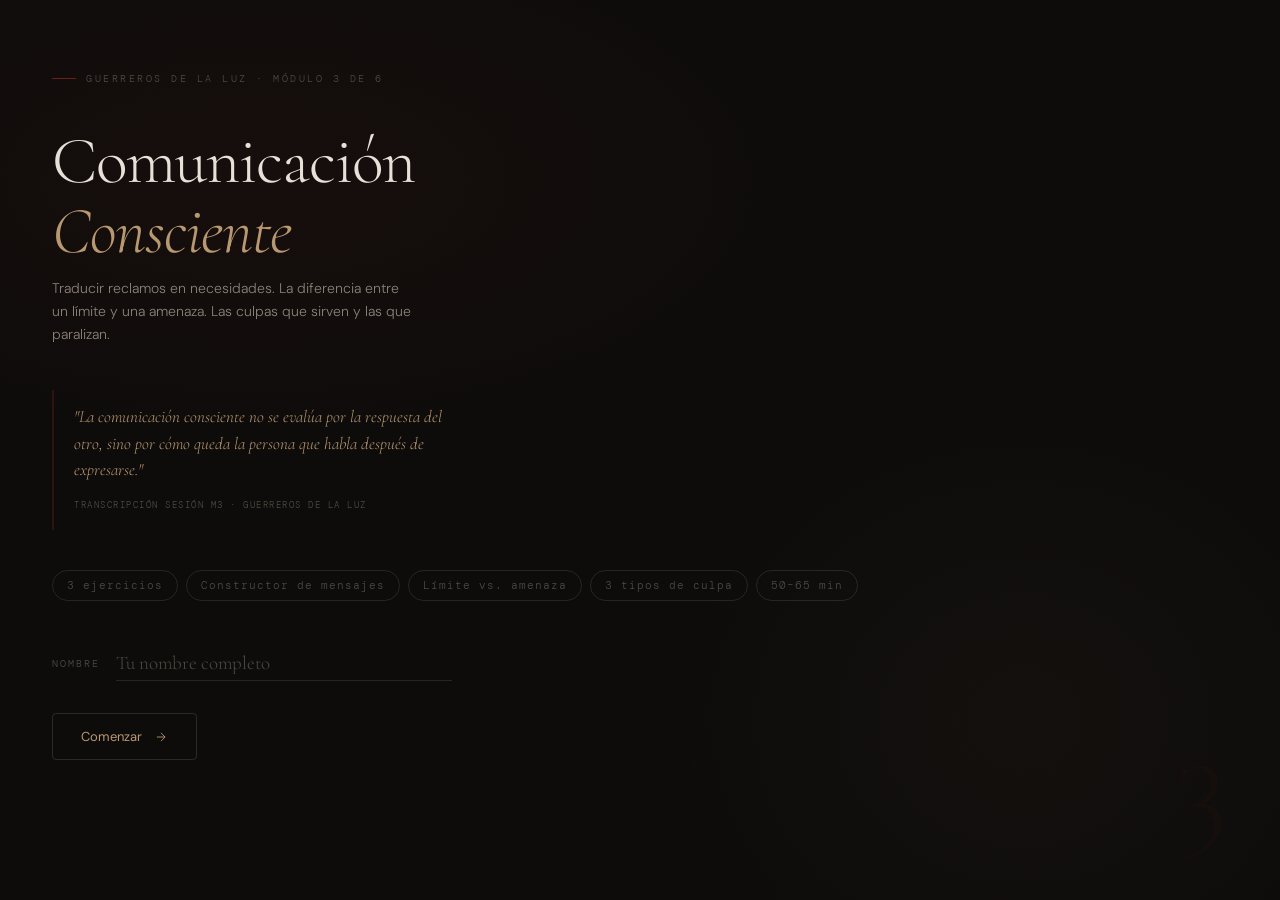
<file: cuadernillos/M3.html>
<!DOCTYPE html>
<html lang="es">
<head>
<meta charset="UTF-8">
<meta name="viewport" content="width=device-width, initial-scale=1.0">
<title>Cuadernillo M3 · Comunicación Consciente · Guerreros de la Luz</title>
<link rel="preconnect" href="https://fonts.googleapis.com">
<link href="https://fonts.googleapis.com/css2?family=Cormorant+Garamond:ital,wght@0,300;0,400;1,300;1,400&family=DM+Mono:wght@300;400&family=DM+Sans:wght@300;400;500&display=swap" rel="stylesheet">
<style>
*,*::before,*::after{box-sizing:border-box;margin:0;padding:0}
:root{
  --bg:#0E0C0B;--bg2:#151210;--bg3:#1C1916;--bg4:#24201C;
  --rust:#A03020;--rust-dim:#6A2018;--rust-faint:rgba(160,48,32,0.07);--rust-border:rgba(160,48,32,0.22);
  --sand:#B89870;--sand-dim:#7A6445;--sand-faint:rgba(184,152,112,0.07);--sand-border:rgba(184,152,112,0.2);
  --text:#E6E0D8;--text-mid:#8A8178;--text-dim:#4E4840;
  --green:#4A8A65;--green-faint:rgba(74,138,101,0.08);--green-border:rgba(74,138,101,0.22);
  --border:rgba(255,255,255,0.06);--border-mid:rgba(255,255,255,0.1);
  --radius:4px;--radius-lg:10px;
}
html{scroll-behavior:smooth}
body{background:var(--bg);color:var(--text);font-family:'DM Sans',sans-serif;font-weight:300;line-height:1.7;min-height:100vh}

/* ── COVER ── */
.cover{min-height:100vh;display:flex;flex-direction:column;justify-content:space-between;padding:60px 52px 52px;position:relative;overflow:hidden}
.cover::before{content:'';position:absolute;inset:0;background:radial-gradient(ellipse 60% 40% at 20% 20%,rgba(160,48,32,0.06) 0%,transparent 70%),radial-gradient(ellipse 40% 50% at 80% 80%,rgba(184,152,112,0.03) 0%,transparent 70%);pointer-events:none}
.c-top{position:relative}
.c-badge{display:inline-flex;align-items:center;gap:10px;font-family:'DM Mono',monospace;font-size:10px;letter-spacing:2.5px;color:var(--text-dim);text-transform:uppercase;margin-bottom:40px}
.c-badge::before{content:'';width:24px;height:1px;background:var(--rust-dim)}
.c-title{font-family:'Cormorant Garamond',serif;font-size:clamp(42px,7vw,66px);font-weight:300;line-height:1.06;letter-spacing:-1px;color:var(--text);margin-bottom:10px}
.c-title em{font-style:italic;color:var(--sand)}
.c-sub{font-size:14px;color:var(--text-mid);max-width:360px;line-height:1.65;margin-bottom:44px}
.c-truth{border-left:2px solid var(--rust-border);padding:14px 20px;margin-bottom:40px;max-width:440px}
.c-truth p{font-family:'Cormorant Garamond',serif;font-size:17px;font-style:italic;color:var(--sand);line-height:1.55;margin-bottom:6px}
.c-truth cite{font-family:'DM Mono',monospace;font-size:9px;letter-spacing:1.5px;color:var(--text-dim);font-style:normal;text-transform:uppercase}
.c-pills{display:flex;flex-wrap:wrap;gap:8px;margin-bottom:44px}
.c-pill{font-size:11px;font-family:'DM Mono',monospace;letter-spacing:1px;padding:5px 14px;border:1px solid var(--border-mid);border-radius:20px;color:var(--text-dim)}
.name-row{display:flex;align-items:center;gap:16px;max-width:400px;margin-bottom:32px}
.name-row label{font-family:'DM Mono',monospace;font-size:10px;letter-spacing:2px;text-transform:uppercase;color:var(--text-dim);white-space:nowrap}
.name-row input{flex:1;background:transparent;border:none;border-bottom:1px solid var(--border-mid);color:var(--text);font-family:'Cormorant Garamond',serif;font-size:19px;font-weight:300;padding:6px 0;outline:none;transition:border-color .3s}
.name-row input:focus{border-bottom-color:var(--sand)}
.name-row input::placeholder{color:var(--text-dim)}
.c-cta{display:inline-flex;align-items:center;gap:12px;padding:14px 28px;background:transparent;border:1px solid var(--sand-border);color:var(--sand);font-family:'DM Sans',sans-serif;font-size:13px;cursor:pointer;border-radius:var(--radius);transition:all .3s}
.c-cta:hover{background:var(--sand-faint)}
.c-cta svg{width:14px;height:14px}
.c-num{position:absolute;right:52px;bottom:52px;font-family:'Cormorant Garamond',serif;font-size:140px;font-weight:300;color:rgba(160,48,32,0.04);line-height:1;user-select:none;pointer-events:none}

/* ── MAIN ── */
.main{display:none}
.main.visible{display:block}

/* ── PROGRESS ── */
.prog{position:sticky;top:0;z-index:100;background:var(--bg);border-bottom:1px solid var(--border);padding:10px 52px;display:flex;align-items:center;gap:18px}
.prog-label{font-family:'DM Mono',monospace;font-size:9px;letter-spacing:2px;text-transform:uppercase;color:var(--text-dim);white-space:nowrap}
.prog-track{flex:1;height:1px;background:var(--border);position:relative}
.prog-fill{position:absolute;left:0;top:0;height:100%;background:var(--rust);transition:width .5s ease}
.prog-pct{font-family:'DM Mono',monospace;font-size:9px;color:var(--rust-dim)}

/* ── SECTION ── */
.section{max-width:700px;margin:0 auto;padding:80px 52px;border-bottom:1px solid var(--border);opacity:0;transform:translateY(24px);transition:opacity .65s,transform .65s}
.section.revealed{opacity:1;transform:none}
.s-eye{display:flex;align-items:center;gap:14px;margin-bottom:28px}
.s-num{font-family:'DM Mono',monospace;font-size:9px;letter-spacing:2px;color:var(--text-dim)}
.s-line{flex:1;height:1px;background:var(--border)}
.s-tag{font-family:'DM Mono',monospace;font-size:9px;letter-spacing:2px;text-transform:uppercase;padding:3px 10px;border-radius:20px}
.tag-reclamo{color:#B8703A;border:1px solid rgba(184,112,58,.3)}
.tag-mensaje{color:var(--rust);border:1px solid var(--rust-border)}
.tag-limite{color:#4A8A65;border:1px solid rgba(74,138,101,.3)}
.tag-culpa{color:#7A6AB8;border:1px solid rgba(122,106,184,.3)}
.s-title{font-family:'Cormorant Garamond',serif;font-size:38px;font-weight:300;line-height:1.08;color:var(--text);margin-bottom:6px}
.s-title em{font-style:italic;color:var(--sand)}
.s-premise{font-family:'DM Mono',monospace;font-size:11px;letter-spacing:1px;color:var(--text-dim);margin-bottom:24px}
.s-intro{font-size:15px;color:var(--text-mid);line-height:1.78;margin-bottom:44px;padding-left:20px;border-left:1px solid var(--sand-border)}
.q-block{margin-bottom:36px}
.q-num{font-family:'DM Mono',monospace;font-size:9px;letter-spacing:2px;color:var(--text-dim);text-transform:uppercase;margin-bottom:8px}
.q-text{font-size:16px;color:var(--text);line-height:1.5;margin-bottom:12px;font-weight:300}
.q-hint{font-size:12px;color:var(--text-dim);line-height:1.6;margin-bottom:12px;font-style:italic}
textarea{width:100%;min-height:88px;background:var(--bg2);border:1px solid var(--border);border-radius:var(--radius);color:var(--text);font-family:'DM Sans',sans-serif;font-size:14px;font-weight:300;line-height:1.7;padding:14px 16px;resize:vertical;outline:none;transition:border-color .3s,background .3s}
textarea:focus{border-color:var(--sand-dim);background:var(--bg3)}
textarea::placeholder{color:var(--text-dim);font-style:italic}

/* ── RECLAMO → NECESIDAD translator ── */
.translator{margin-bottom:32px}
.trans-row{display:grid;grid-template-columns:1fr 40px 1fr;gap:0;align-items:stretch;margin-bottom:12px;border-radius:var(--radius-lg);overflow:hidden;border:1px solid var(--border)}
.trans-cell{display:flex;flex-direction:column}
.trans-header{padding:10px 14px;background:var(--bg3);border-bottom:1px solid var(--border);display:flex;align-items:center;gap:8px}
.trans-dot{width:7px;height:7px;border-radius:50%;flex-shrink:0}
.trans-dot.reclamo{background:var(--rust)}
.trans-dot.necesidad{background:var(--green)}
.trans-label{font-family:'DM Mono',monospace;font-size:9px;letter-spacing:2px;text-transform:uppercase}
.trans-label.reclamo{color:var(--rust)}
.trans-label.necesidad{color:var(--green)}
.trans-cell textarea{border:none;background:transparent;min-height:70px;border-radius:0}
.trans-cell textarea:focus{background:var(--bg3);border:none}
.trans-arrow{display:flex;align-items:center;justify-content:center;background:var(--bg3);border-left:1px solid var(--border);border-right:1px solid var(--border);font-size:18px;color:var(--text-dim)}
.add-row-btn{background:transparent;border:1px dashed var(--border-mid);border-radius:var(--radius);padding:10px;width:100%;color:var(--text-dim);font-family:'DM Mono',monospace;font-size:10px;letter-spacing:2px;cursor:pointer;transition:all .2s;margin-top:4px}
.add-row-btn:hover{border-color:var(--sand-border);color:var(--sand)}

/* ── MENSAJE EN 4 LÍNEAS (el constructor central) ── */
.msg-builder{background:var(--bg2);border:1px solid var(--border);border-radius:var(--radius-lg);overflow:hidden;margin-bottom:24px}
.msg-builder-header{padding:16px 20px;border-bottom:1px solid var(--border);display:flex;align-items:center;justify-content:space-between}
.msg-builder-title{font-family:'DM Mono',monospace;font-size:10px;letter-spacing:2px;text-transform:uppercase;color:var(--rust)}
.msg-tone-meter{display:flex;align-items:center;gap:10px;font-size:11px;color:var(--text-dim)}
.tone-dot{width:8px;height:8px;border-radius:50%;background:var(--green);flex-shrink:0;transition:background .4s}
.tone-label{font-size:11px;font-family:'DM Mono',monospace;transition:color .4s}
.msg-lines{padding:4px 0}
.msg-line{display:grid;grid-template-columns:140px 1fr;border-bottom:1px solid var(--border)}
.msg-line:last-child{border-bottom:none}
.msg-line-label{padding:14px 20px;display:flex;flex-direction:column;gap:4px;border-right:1px solid var(--border);background:var(--bg3)}
.msg-line-key{font-family:'DM Mono',monospace;font-size:9px;letter-spacing:2px;text-transform:uppercase;color:var(--rust)}
.msg-line-sub{font-size:11px;color:var(--text-dim);line-height:1.4}
.msg-line-input{padding:4px 8px}
.msg-line-input textarea{border:none;background:transparent;min-height:56px;font-size:14px;border-radius:0}
.msg-line-input textarea:focus{background:transparent;border:none}
.msg-preview{padding:20px;border-top:1px solid var(--border);background:var(--bg3)}
.msg-preview-label{font-family:'DM Mono',monospace;font-size:9px;letter-spacing:2px;text-transform:uppercase;color:var(--text-dim);margin-bottom:10px}
.msg-preview-text{font-family:'Cormorant Garamond',serif;font-size:17px;font-style:italic;color:var(--text-mid);line-height:1.7;min-height:32px}
.msg-preview-text span{color:var(--text)}
.tone-warning{display:none;margin-top:10px;padding:10px 12px;background:rgba(160,48,32,0.08);border:1px solid var(--rust-border);border-radius:var(--radius);font-size:12px;color:var(--rust);line-height:1.55}
.tone-warning.visible{display:block}

/* ── LÍMITE / AMENAZA comparador ── */
.compare-grid{display:grid;grid-template-columns:1fr 1fr;gap:12px;margin-bottom:24px}
.compare-card{border-radius:var(--radius-lg);overflow:hidden;border:1px solid var(--border)}
.compare-header{padding:12px 16px;border-bottom:1px solid var(--border);display:flex;align-items:center;gap:10px}
.compare-icon{width:8px;height:8px;border-radius:50%;flex-shrink:0}
.compare-icon.amenaza{background:var(--rust)}
.compare-icon.limite{background:var(--green)}
.compare-title{font-family:'DM Mono',monospace;font-size:9px;letter-spacing:2px;text-transform:uppercase}
.compare-title.amenaza{color:var(--rust)}
.compare-title.limite{color:var(--green)}
.compare-body{padding:12px 16px;background:var(--bg2)}
.compare-example{font-size:12px;font-style:italic;color:var(--text-mid);line-height:1.55;margin-bottom:10px;padding:8px 10px;background:var(--bg3);border-radius:var(--radius)}
.compare-body textarea{border:none;background:var(--bg3);min-height:60px;font-size:13px}
.compare-body textarea:focus{background:var(--bg4);border:none}

/* ── CULPA DETECTOR ── */
.culpa-cards{display:grid;grid-template-columns:repeat(3,1fr);gap:10px;margin-bottom:24px}
.culpa-card{background:var(--bg2);border:1px solid var(--border);border-radius:var(--radius-lg);padding:16px;cursor:pointer;transition:all .25s;position:relative}
.culpa-card:hover{border-color:var(--border-mid)}
.culpa-card.active{border-color:var(--sand-border);background:var(--sand-faint)}
.culpa-card-num{font-family:'DM Mono',monospace;font-size:9px;letter-spacing:2px;color:var(--text-dim);margin-bottom:8px}
.culpa-card-title{font-size:13px;font-weight:500;color:var(--text);margin-bottom:6px}
.culpa-card-desc{font-size:12px;color:var(--text-mid);line-height:1.55}
.culpa-card-check{position:absolute;top:10px;right:10px;width:16px;height:16px;border-radius:50%;border:1px solid var(--border-mid);display:flex;align-items:center;justify-content:center;transition:all .2s}
.culpa-card.active .culpa-card-check{background:var(--sand);border-color:var(--sand)}

/* ── COMPLETE / NAV ── */
.sec-complete{display:none;align-items:center;gap:12px;padding:14px 18px;background:var(--green-faint);border:1px solid var(--green-border);border-radius:var(--radius);margin-top:32px}
.sec-complete.visible{display:flex}
.sec-complete-icon{width:18px;height:18px;border-radius:50%;background:var(--green);display:flex;align-items:center;justify-content:center;flex-shrink:0}
.sec-complete-text{font-size:13px;color:var(--green)}
.sec-nav{display:flex;justify-content:flex-end;margin-top:32px}
.nav-btn{display:inline-flex;align-items:center;gap:10px;padding:12px 24px;background:transparent;border:1px solid var(--border-mid);color:var(--text-mid);font-family:'DM Sans',sans-serif;font-size:13px;cursor:pointer;border-radius:var(--radius);transition:all .3s}
.nav-btn:hover{border-color:var(--sand-border);color:var(--sand)}
.nav-btn svg{width:14px;height:14px}
.divider{display:flex;align-items:center;gap:16px;margin:32px 0}
.divider-line{flex:1;height:1px;background:var(--border)}
.divider-mark{font-family:'Cormorant Garamond',serif;font-size:16px;color:var(--text-dim)}

/* ── AUDIO GUIDE ── */
.audio-guide{background:var(--bg2);border:1px solid var(--border);border-radius:var(--radius-lg);padding:20px 24px;margin-bottom:20px}
.audio-guide-title{font-family:'DM Mono',monospace;font-size:9px;letter-spacing:2px;text-transform:uppercase;color:var(--sand-dim);margin-bottom:14px}
.audio-steps{display:flex;flex-direction:column;gap:10px}
.audio-step{display:flex;gap:14px;align-items:flex-start}
.audio-step-num{font-family:'DM Mono',monospace;font-size:10px;color:var(--text-dim);padding-top:2px;flex-shrink:0;width:24px}
.audio-step-text{font-size:13px;color:var(--text-mid);line-height:1.6}
.audio-step-text strong{color:var(--text);font-weight:500}

/* ── CIERRE ── */
.cierre{max-width:700px;margin:0 auto;padding:80px 52px 100px}
.cierre-icon{font-family:'Cormorant Garamond',serif;font-size:48px;color:var(--rust);opacity:.35;margin-bottom:20px}
.cierre-title{font-family:'Cormorant Garamond',serif;font-size:32px;font-weight:300;color:var(--text);margin-bottom:16px}
.cierre-body{font-size:14px;color:var(--text-mid);line-height:1.8;max-width:500px;margin-bottom:40px}
.summary-card{background:var(--bg2);border:1px solid var(--border);border-radius:var(--radius-lg);padding:28px;margin-bottom:28px}
.sum-sec{margin-bottom:22px}
.sum-sec:last-child{margin-bottom:0}
.sum-label{font-family:'DM Mono',monospace;font-size:9px;letter-spacing:2px;text-transform:uppercase;color:var(--rust-dim);margin-bottom:8px}
.sum-body{font-size:13px;color:var(--text-mid);line-height:1.7}
.sum-msg{font-family:'Cormorant Garamond',serif;font-size:17px;font-style:italic;color:var(--sand);line-height:1.7}
.btn-row{display:flex;gap:12px;flex-wrap:wrap}
.btn-p{display:inline-flex;align-items:center;gap:10px;padding:13px 28px;background:var(--rust-faint);border:1px solid var(--rust-border);color:var(--rust);font-family:'DM Sans',sans-serif;font-size:13px;cursor:pointer;border-radius:var(--radius);transition:all .3s}
.btn-p:hover{background:rgba(160,48,32,.12)}
.btn-s{display:inline-flex;align-items:center;gap:10px;padding:13px 28px;background:transparent;border:1px solid var(--border-mid);color:var(--text-mid);font-family:'DM Sans',sans-serif;font-size:13px;cursor:pointer;border-radius:var(--radius);transition:all .3s}
.btn-s:hover{color:var(--text)}

/* ── PRINT ── */
@media print{
  body{background:#fff;color:#1a1a1a}
  .prog,.nav-btn,.btn-row,.c-cta,.add-row-btn,.tone-warning{display:none!important}
  .cover{min-height:auto;page-break-after:always;background:#fff}
  .cover::before,.c-num{display:none}
  .c-title,.cierre-title,.s-title{color:#1a1a1a}
  .section{opacity:1!important;transform:none!important;border-bottom:1px solid #e0e0e0}
  textarea{color:#1a1a1a;background:#f8f8f8;border-color:#ddd}
  .msg-builder,.trans-row,.compare-card,.culpa-card,.audio-guide,.summary-card{background:#f8f8f8;border-color:#ddd}
  .msg-line-label,.msg-builder-header,.msg-preview,.trans-header,.compare-header,.trans-arrow{background:#efefef}
  .culpa-card.active{background:#f0ede8;border-color:#B89870}
}
@media(max-width:600px){
  .cover,.section,.cierre{padding:48px 24px}
  .prog{padding:10px 24px}
  .compare-grid,.culpa-cards{grid-template-columns:1fr}
  .trans-row{grid-template-columns:1fr;grid-template-rows:auto auto auto}
  .trans-arrow{transform:rotate(90deg);height:36px;border-left:none;border-top:1px solid var(--border);border-bottom:1px solid var(--border)}
  .msg-line{grid-template-columns:1fr}
  .msg-line-label{border-right:none;border-bottom:1px solid var(--border)}
  .c-num{font-size:90px;right:24px;bottom:36px}
}
</style>
</head>
<body>

<!-- ═══ COVER ═══ -->
<section class="cover" id="cover">
  <div class="c-top">
    <div class="c-badge">Guerreros de la Luz · Módulo 3 de 6</div>
    <h1 class="c-title">Comunicación<br><em>Consciente</em></h1>
    <p class="c-sub">Traducir reclamos en necesidades. La diferencia entre un límite y una amenaza. Las culpas que sirven y las que paralizan.</p>
    <div class="c-truth">
      <p>"La comunicación consciente no se evalúa por la respuesta del otro, sino por cómo queda la persona que habla después de expresarse."</p>
      <cite>Transcripción sesión M3 · Guerreros de la Luz</cite>
    </div>
    <div class="c-pills">
      <span class="c-pill">3 ejercicios</span>
      <span class="c-pill">Constructor de mensajes</span>
      <span class="c-pill">Límite vs. amenaza</span>
      <span class="c-pill">3 tipos de culpa</span>
      <span class="c-pill">50–65 min</span>
    </div>
    <div class="name-row">
      <label for="nombre">Nombre</label>
      <input type="text" id="nombre" placeholder="Tu nombre completo" autocomplete="name">
    </div>
    <button class="c-cta" onclick="iniciar()">
      Comenzar
      <svg viewBox="0 0 24 24" fill="none" stroke="currentColor" stroke-width="1.5"><path d="M5 12h14M12 5l7 7-7 7"/></svg>
    </button>
  </div>
  <div class="c-num">3</div>
</section>

<!-- ═══ MAIN ═══ -->
<div class="main" id="main">
  <div class="prog">
    <span class="prog-label">Progreso</span>
    <div class="prog-track"><div class="prog-fill" id="prog-fill" style="width:0%"></div></div>
    <span class="prog-pct" id="prog-pct">0%</span>
  </div>

  <!-- ── EJ 1: RECLAMO → NECESIDAD ── -->
  <section class="section" id="sec-1">
    <div class="s-eye">
      <span class="s-num">01</span><div class="s-line"></div>
      <span class="s-tag tag-reclamo">Traducción</span>
    </div>
    <h2 class="s-title">Del reclamo<br>a la <em>necesidad</em></h2>
    <p class="s-premise">El reclamo aparece cuando una necesidad no está clara — ni siquiera para ti.</p>
    <p class="s-intro">
      Muchas veces el reclamo es la necesidad disfrazada de acusación. "Nunca me escuchas" esconde "necesito que me prestes atención cuando llego a casa." "Siempre tienes que hacerlo todo tú" esconde "necesito sentir que soy parte de las decisiones." Este ejercicio no es para corregir lo que dices — es para ver qué hay detrás.
    </p>

    <div class="q-block">
      <div class="q-num">Instrucción</div>
      <p class="q-text">Escribe tres reclamos reales que usas — o piensas — con frecuencia. Luego tradúcelos a la necesidad que hay detrás.</p>
      <p class="q-hint">Exagéralos. Ponlos tal como los piensas, sin filtro. "Nunca me escuchas." "Siempre tengo que hacerlo yo." "A nadie le importa." La honestidad bruta aquí es el material.</p>
    </div>

    <div class="translator" id="translator-wrap">
      <div class="trans-row" id="tr-1">
        <div class="trans-cell">
          <div class="trans-header"><div class="trans-dot reclamo"></div><span class="trans-label reclamo">Reclamo 1</span></div>
          <textarea id="r1-reclamo" placeholder="Lo que digo o pienso..." oninput="saveAndUpdate()"></textarea>
        </div>
        <div class="trans-arrow">→</div>
        <div class="trans-cell">
          <div class="trans-header"><div class="trans-dot necesidad"></div><span class="trans-label necesidad">Necesidad real</span></div>
          <textarea id="r1-necesidad" placeholder="Lo que realmente necesito es..." oninput="saveAndUpdate()"></textarea>
        </div>
      </div>
      <div class="trans-row" id="tr-2">
        <div class="trans-cell">
          <div class="trans-header"><div class="trans-dot reclamo"></div><span class="trans-label reclamo">Reclamo 2</span></div>
          <textarea id="r2-reclamo" placeholder="Lo que digo o pienso..." oninput="saveAndUpdate()"></textarea>
        </div>
        <div class="trans-arrow">→</div>
        <div class="trans-cell">
          <div class="trans-header"><div class="trans-dot necesidad"></div><span class="trans-label necesidad">Necesidad real</span></div>
          <textarea id="r2-necesidad" placeholder="Lo que realmente necesito es..." oninput="saveAndUpdate()"></textarea>
        </div>
      </div>
      <div class="trans-row" id="tr-3">
        <div class="trans-cell">
          <div class="trans-header"><div class="trans-dot reclamo"></div><span class="trans-label reclamo">Reclamo 3</span></div>
          <textarea id="r3-reclamo" placeholder="Lo que digo o pienso..." oninput="saveAndUpdate()"></textarea>
        </div>
        <div class="trans-arrow">→</div>
        <div class="trans-cell">
          <div class="trans-header"><div class="trans-dot necesidad"></div><span class="trans-label necesidad">Necesidad real</span></div>
          <textarea id="r3-necesidad" placeholder="Lo que realmente necesito es..." oninput="saveAndUpdate()"></textarea>
        </div>
      </div>
    </div>

    <div class="q-block">
      <div class="q-num">Reflexión</div>
      <p class="q-text">¿Qué patrón ves en tus reclamos? ¿Qué necesidad se repite más?</p>
      <textarea id="r-patron" placeholder="El patrón que veo es..." oninput="saveAndUpdate()"></textarea>
    </div>

    <div class="sec-complete" id="complete-1">
      <div class="sec-complete-icon"><svg width="10" height="8" viewBox="0 0 10 8" fill="none"><path d="M1 4l3 3 5-6" stroke="white" stroke-width="1.5" stroke-linecap="round" stroke-linejoin="round"/></svg></div>
      <span class="sec-complete-text">Ejercicio 1 completado — nombraste tus necesidades reales.</span>
    </div>
    <div class="sec-nav">
      <button class="nav-btn" onclick="goTo('sec-2')">Siguiente<svg viewBox="0 0 24 24" fill="none" stroke="currentColor" stroke-width="1.5"><path d="M5 12h14M12 5l7 7-7 7"/></svg></button>
    </div>
  </section>

  <!-- ── EJ 2: MENSAJE EN 4 LÍNEAS + LÍMITE ── -->
  <section class="section" id="sec-2">
    <div class="s-eye">
      <span class="s-num">02</span><div class="s-line"></div>
      <span class="s-tag tag-mensaje">Constructor</span>
    </div>
    <h2 class="s-title">El mensaje<br>claro en <em>4 líneas</em></h2>
    <p class="s-premise">Hablar claro no es decirlo todo — es decir lo necesario sin atacar ni explicarte de más.</p>
    <p class="s-intro">
      El mensaje en cuatro líneas no es una técnica para controlar al otro. Es un formato para que tú te escuches a ti mismo diciendo algo desde la necesidad, no desde el reclamo. Cuando el límite suena amenaza, generalmente es miedo mal expresado — miedo a volver a ceder, a que te tomen de tonto. Este constructor te ayuda a notar la diferencia antes de decirlo.
    </p>

    <div class="q-block">
      <div class="q-num">Elige la conversación</div>
      <p class="q-text">¿Con quién necesitas tener esta conversación? No elijas la más importante de tu vida — elige una que sientas pendiente y posible.</p>
      <p class="q-hint">No la que depende tu trabajo o tu relación. Una donde haya algo real que decir sin que el mundo se acabe si la respuesta no es la que esperas.</p>
      <textarea id="m-persona" placeholder="La conversación que tengo pendiente es con... y es sobre..." oninput="saveAndUpdate()" style="min-height:68px"></textarea>
    </div>

    <div class="msg-builder">
      <div class="msg-builder-header">
        <span class="msg-builder-title">Constructor — mensaje en 4 líneas</span>
        <div class="msg-tone-meter">
          <div class="tone-dot" id="tone-dot"></div>
          <span class="tone-label" id="tone-label">Tono: neutro</span>
        </div>
      </div>
      <div class="msg-lines">
        <div class="msg-line">
          <div class="msg-line-label">
            <span class="msg-line-key">Línea 1 · Hecho</span>
            <span class="msg-line-sub">Lo que observo — sin juicio</span>
          </div>
          <div class="msg-line-input">
            <textarea id="m-l1" placeholder="Cuando tú..." oninput="updatePreview();saveAndUpdate()"></textarea>
          </div>
        </div>
        <div class="msg-line">
          <div class="msg-line-label">
            <span class="msg-line-key">Línea 2 · Sentimiento</span>
            <span class="msg-line-sub">Lo que yo siento — sin culpar</span>
          </div>
          <div class="msg-line-input">
            <textarea id="m-l2" placeholder="Yo siento / yo pienso..." oninput="updatePreview();saveAndUpdate()"></textarea>
          </div>
        </div>
        <div class="msg-line">
          <div class="msg-line-label">
            <span class="msg-line-key">Línea 3 · Necesidad</span>
            <span class="msg-line-sub">Lo que me importa — sin exigir</span>
          </div>
          <div class="msg-line-input">
            <textarea id="m-l3" placeholder="Para mí es importante..." oninput="updatePreview();saveAndUpdate()"></textarea>
          </div>
        </div>
        <div class="msg-line">
          <div class="msg-line-label">
            <span class="msg-line-key">Línea 4 · Petición</span>
            <span class="msg-line-sub">Lo que pido — específico y posible</span>
          </div>
          <div class="msg-line-input">
            <textarea id="m-l4" placeholder="Por favor, te pido que..." oninput="updatePreview();saveAndUpdate()"></textarea>
          </div>
        </div>
      </div>
      <div class="msg-preview">
        <div class="msg-preview-label">Vista previa del mensaje</div>
        <div class="msg-preview-text" id="msg-preview">Las cuatro líneas aparecerán aquí mientras escribes.</div>
        <div class="tone-warning" id="tone-warning">⚠ Detectamos palabras que pueden sonar a amenaza o ultimátum — revisa si estás pidiendo o controlando. Un límite real no necesita consecuencias amenazantes.</div>
      </div>
    </div>

    <div class="q-block">
      <div class="q-num">Personalización</div>
      <p class="q-text">Ahora reescríbelo con tus palabras reales — como realmente lo dirías tú, no con la estructura robótica.</p>
      <p class="q-hint">El boceto de arriba es el mapa. Esto es cómo realmente hablas cuando eres honesto y claro al mismo tiempo.</p>
      <textarea id="m-personal" placeholder="Con mis palabras, lo diría así..." oninput="saveAndUpdate()" style="min-height:110px"></textarea>
    </div>

    <div class="divider"><div class="divider-line"></div><span class="divider-mark">◈</span><div class="divider-line"></div></div>

    <div class="s-eye" style="margin-bottom:20px">
      <span class="s-num" style="opacity:0">02</span><div class="s-line"></div>
      <span class="s-tag tag-limite">Límite vs. Amenaza</span>
    </div>

    <h3 style="font-family:'Cormorant Garamond',serif;font-size:24px;font-weight:300;margin-bottom:8px;color:var(--text)">El límite sin <em style="font-style:italic;color:var(--sand)">explicación sobrante</em></h3>
    <p class="s-premise" style="margin-bottom:20px">Explicarte de más viene del miedo a incomodar. Un límite real no necesita justificación.</p>

    <div class="compare-grid">
      <div class="compare-card">
        <div class="compare-header">
          <div class="compare-icon amenaza"></div>
          <span class="compare-title amenaza">Amenaza — control desde el miedo</span>
        </div>
        <div class="compare-body">
          <div class="compare-example">"Si no cambias esto, yo voy a dejar de..."<br>"Más te vale que..."<br>"Si sigues así, yo..."</div>
          <textarea id="lim-amenaza" placeholder="Aquí va la versión de ti que suena a amenaza..." oninput="saveAndUpdate()"></textarea>
        </div>
      </div>
      <div class="compare-card">
        <div class="compare-header">
          <div class="compare-icon limite"></div>
          <span class="compare-title limite">Límite — autocuidado claro</span>
        </div>
        <div class="compare-body">
          <div class="compare-example">"No voy a poder hacer eso."<br>"Cuando pase X, yo elijo Y."<br>"Necesito que sea de esta manera."</div>
          <textarea id="lim-limite" placeholder="Aquí va la misma idea, como límite real..." oninput="saveAndUpdate()"></textarea>
        </div>
      </div>
    </div>

    <div class="q-block">
      <div class="q-num">Autoevaluación</div>
      <p class="q-text">Cuando lees la versión "límite", ¿desde dónde viene? ¿Es autocuidado o miedo a volver a ceder?</p>
      <textarea id="lim-reflexion" placeholder="Lo que noto cuando leo mi versión de límite es..." oninput="saveAndUpdate()"></textarea>
    </div>

    <div class="sec-complete" id="complete-2">
      <div class="sec-complete-icon"><svg width="10" height="8" viewBox="0 0 10 8" fill="none"><path d="M1 4l3 3 5-6" stroke="white" stroke-width="1.5" stroke-linecap="round" stroke-linejoin="round"/></svg></div>
      <span class="sec-complete-text">Ejercicio 2 completado — construiste tu mensaje y tu límite.</span>
    </div>
    <div class="sec-nav">
      <button class="nav-btn" onclick="goTo('sec-3')">Último ejercicio<svg viewBox="0 0 24 24" fill="none" stroke="currentColor" stroke-width="1.5"><path d="M5 12h14M12 5l7 7-7 7"/></svg></button>
    </div>
  </section>

  <!-- ── EJ 3: CULPAS ── -->
  <section class="section" id="sec-3">
    <div class="s-eye">
      <span class="s-num">03</span><div class="s-line"></div>
      <span class="s-tag tag-culpa">Tipología de culpa</span>
    </div>
    <h2 class="s-title">Las tres<br>culpas: <em>detecta la tuya</em></h2>
    <p class="s-premise">No todas las culpas son iguales. Hay una que sirve, una que paraliza y una que es real.</p>
    <p class="s-intro">
      Hay culpa que conduce a reparación — esa vale la pena. Hay culpa que no está en la realidad — esa te está cobrando energía que no debes. Y hay culpa que es información sobre algo que hiciste — esa te pide una sola cosa: actuar. Saber cuál tienes cambia todo lo que viene después.
    </p>

    <div class="q-block">
      <div class="q-num">Identifica qué tipo de culpa cargás hoy</div>
      <p class="q-text">Lee las tres definiciones y selecciona la que más se parece a lo que estás viviendo ahora mismo.</p>
    </div>

    <div class="culpa-cards">
      <div class="culpa-card" id="cc-real" onclick="selectCulpa('real')">
        <div class="culpa-card-num">01</div>
        <div class="culpa-card-title">Culpa real</div>
        <div class="culpa-card-desc">Hice algo concreto que lastimó a alguien. La culpa señala un acto real. Requiere reparación, no castigo.</div>
        <div class="culpa-card-check"><svg width="8" height="6" viewBox="0 0 8 6" fill="none"><path d="M1 3l2 2 4-4" stroke="white" stroke-width="1.5" stroke-linecap="round" stroke-linejoin="round"/></svg></div>
      </div>
      <div class="culpa-card" id="cc-neurotica" onclick="selectCulpa('neurotica')">
        <div class="culpa-card-num">02</div>
        <div class="culpa-card-title">Culpa neurótica</div>
        <div class="culpa-card-desc">Una culpa que no está en la realidad. Supongo que algo fue mi culpa aunque no lo fue. No conduce a acción — solo a castigo interno y parálisis.</div>
        <div class="culpa-card-check"><svg width="8" height="6" viewBox="0 0 8 6" fill="none"><path d="M1 3l2 2 4-4" stroke="white" stroke-width="1.5" stroke-linecap="round" stroke-linejoin="round"/></svg></div>
      </div>
      <div class="culpa-card" id="cc-evolutiva" onclick="selectCulpa('evolutiva')">
        <div class="culpa-card-num">03</div>
        <div class="culpa-card-title">Culpa evolutiva</div>
        <div class="culpa-card-desc">La culpa de hacer las cosas diferente a como me las enseñaron. Informa, no castiga. Es la señal de que estoy creciendo fuera del patrón.</div>
        <div class="culpa-card-check"><svg width="8" height="6" viewBox="0 0 8 6" fill="none"><path d="M1 3l2 2 4-4" stroke="white" stroke-width="1.5" stroke-linecap="round" stroke-linejoin="round"/></svg></div>
      </div>
    </div>

    <div class="q-block">
      <div class="q-num">Describe la culpa que estás cargando</div>
      <p class="q-text">¿Cuál es la culpa específica que tienes ahorita? ¿Qué tipo es? ¿Qué te pide que hagas con ella?</p>
      <p class="q-hint">Si es real: ¿qué puedes reparar? Si es neurótica: ¿qué suposición falsa estás cargando? Si es evolutiva: ¿de qué patrón te estás saliendo?</p>
      <textarea id="culpa-desc" placeholder="La culpa que cargo es... y es de tipo... porque... Lo que me pide es..." oninput="saveAndUpdate()" style="min-height:110px"></textarea>
    </div>

    <div class="divider"><div class="divider-line"></div><span class="divider-mark">◈</span><div class="divider-line"></div></div>

    <div class="q-block">
      <div class="q-num">Práctica semanal del módulo</div>
      <p class="q-text">Esta semana vas a grabarte un audio con la petición que construiste en el ejercicio 2. Luego te lo vas a escuchar tú mismo.</p>
      <p class="q-hint">Después de escucharlo, responde: ¿Suena como un límite o como una amenaza? ¿Cómo te sentirías recibiéndolo si fueras la otra persona? Eso es lo que le vas a mandar a la madrina.</p>
    </div>

    <div class="audio-guide">
      <div class="audio-guide-title">Guía para el audio de práctica</div>
      <div class="audio-steps">
        <div class="audio-step"><span class="audio-step-num">01</span><span class="audio-step-text"><strong>Escribe la versión final del mensaje</strong> en el ejercicio 2 con tus palabras.</span></div>
        <div class="audio-step"><span class="audio-step-num">02</span><span class="audio-step-text"><strong>Grábate diciéndolo</strong> — en WhatsApp, en notas de voz, como quieras. No lo leas — dilo como si fuera real.</span></div>
        <div class="audio-step"><span class="audio-step-num">03</span><span class="audio-step-text"><strong>Escúchate</strong> sin editarte. ¿Suena como límite o como amenaza? ¿Hay miedo disfrazado ahí?</span></div>
        <div class="audio-step"><span class="audio-step-num">04</span><span class="audio-step-text"><strong>Manda un audio a la madrina</strong> contando cómo te sentiste al escucharte. No la transcripción — cómo te sentiste.</span></div>
      </div>
    </div>

    <div class="q-block">
      <div class="q-num">Antes de cerrar — reflexión del módulo</div>
      <p class="q-text">¿Qué fue lo más difícil de este módulo — y qué te dice eso sobre ti?</p>
      <textarea id="reflexion-final" placeholder="Lo más difícil fue... y eso me dice que..." oninput="saveAndUpdate()"></textarea>
    </div>

    <div class="sec-complete" id="complete-3">
      <div class="sec-complete-icon"><svg width="10" height="8" viewBox="0 0 10 8" fill="none"><path d="M1 4l3 3 5-6" stroke="white" stroke-width="1.5" stroke-linecap="round" stroke-linejoin="round"/></svg></div>
      <span class="sec-complete-text">Ejercicio 3 completado — tres ejercicios, una conversación pendiente menos.</span>
    </div>
    <div class="sec-nav">
      <button class="nav-btn" onclick="goTo('sec-cierre')">Ver mi resumen<svg viewBox="0 0 24 24" fill="none" stroke="currentColor" stroke-width="1.5"><path d="M5 12h14M12 5l7 7-7 7"/></svg></button>
    </div>
  </section>

  <!-- ── CIERRE ── -->
  <section class="section cierre" id="sec-cierre">
    <div class="cierre-icon">◈</div>
    <h2 class="cierre-title">Módulo 3 completado</h2>
    <p class="cierre-body">Comunicar claro no garantiza acuerdos — reduce el desgaste. Y en el liderazgo, reducir el desgaste es avanzar. La tarea de esta semana no es la conversación difícil. Es grabarte diciendo lo que necesitas y escucharte. Eso primero.</p>

    <div class="summary-card">
      <div class="sum-sec">
        <div class="sum-label">Nombre</div>
        <div class="sum-body" id="s-nombre">—</div>
      </div>
      <div class="sum-sec">
        <div class="sum-label">Mi necesidad más repetida detrás de los reclamos</div>
        <div class="sum-body" id="s-patron">—</div>
      </div>
      <div class="sum-sec">
        <div class="sum-label">La conversación pendiente — con quién y sobre qué</div>
        <div class="sum-body" id="s-persona">—</div>
      </div>
      <div class="sum-sec">
        <div class="sum-label">Mi mensaje en 4 líneas (con mis palabras)</div>
        <div class="sum-body sum-msg" id="s-mensaje">—</div>
      </div>
      <div class="sum-sec">
        <div class="sum-label">Tipo de culpa que identifico en mí ahora</div>
        <div class="sum-body" id="s-culpa">—</div>
      </div>
      <div class="sum-sec">
        <div class="sum-label">Práctica semanal</div>
        <div class="sum-body">Grabar un audio con mi petición estructurada · Escucharlo solo · Mandar a la madrina cómo me sentí al escucharme.</div>
      </div>
    </div>

    <div class="btn-row">
      <button class="btn-p" onclick="window.print()">
        <svg width="14" height="14" viewBox="0 0 24 24" fill="none" stroke="currentColor" stroke-width="1.5"><path d="M6 9V2h12v7M6 18H4a2 2 0 01-2-2v-5a2 2 0 012-2h16a2 2 0 012 2v5a2 2 0 01-2 2h-2M6 14h12v8H6z"/></svg>
        Imprimir / Guardar PDF
      </button>
      <button class="btn-s" onclick="resetAll()">
        <svg width="14" height="14" viewBox="0 0 24 24" fill="none" stroke="currentColor" stroke-width="1.5"><path d="M3 12a9 9 0 109-9"/></svg>
        Nuevo intento
      </button>
    </div>
  </section>
</div><!-- /main -->

<script>
const KEY='gdl_m3_v1';
let culpaSelected='';

// ── TONE ANALYSIS ──
const THREAT_WORDS=['más te vale','o si no','te vas a arrepentir','te lo juro','te advierto','ultimátum','o no','si no cambias','si sigues así','te lo digo por última'];

function checkTone(){
  const all=[document.getElementById('m-l1'),document.getElementById('m-l2'),document.getElementById('m-l3'),document.getElementById('m-l4')];
  const text=all.map(el=>el?.value||'').join(' ').toLowerCase();
  const found=THREAT_WORDS.some(w=>text.includes(w));
  const dot=document.getElementById('tone-dot');
  const label=document.getElementById('tone-label');
  const warn=document.getElementById('tone-warning');
  if(dot&&label&&warn){
    dot.style.background=found?'var(--rust)':'var(--green)';
    label.textContent=found?'Revisar — posible amenaza':'Tono: límite claro';
    label.style.color=found?'var(--rust)':'var(--green)';
    warn.classList.toggle('visible',found);
  }
}

// ── PREVIEW ──
function updatePreview(){
  checkTone();
  const l1=document.getElementById('m-l1')?.value?.trim();
  const l2=document.getElementById('m-l2')?.value?.trim();
  const l3=document.getElementById('m-l3')?.value?.trim();
  const l4=document.getElementById('m-l4')?.value?.trim();
  const prev=document.getElementById('msg-preview');
  if(!prev)return;
  if(!l1&&!l2&&!l3&&!l4){prev.innerHTML='Las cuatro líneas aparecerán aquí mientras escribes.';return;}
  const parts=[];
  if(l1)parts.push('<span>'+escHtml(l1)+'</span>');
  if(l2)parts.push('<span>'+escHtml(l2)+'</span>');
  if(l3)parts.push('<span>'+escHtml(l3)+'</span>');
  if(l4)parts.push('<span>'+escHtml(l4)+'</span>');
  prev.innerHTML=parts.join('<br>');
}
function escHtml(s){return s.replace(/&/g,'&amp;').replace(/</g,'&lt;').replace(/>/g,'&gt;')}

// ── CULPA ──
function selectCulpa(type){
  ['real','neurotica','evolutiva'].forEach(t=>{
    document.getElementById('cc-'+t)?.classList.toggle('active',t===type);
  });
  culpaSelected=type;
  saveAndUpdate();
}

// ── SAVE / LOAD ──
function getData(){
  const d={nombre:document.getElementById('nombre')?.value||'',culpa:culpaSelected};
  document.querySelectorAll('textarea[id]').forEach(el=>{if(el.id)d[el.id]=el.value});
  return d;
}
function saveAndUpdate(){
  try{localStorage.setItem(KEY,JSON.stringify(getData()))}catch(e){}
  updateProgress();updateSummary();updatePreview();
}
function loadSaved(){
  try{
    const s=JSON.parse(localStorage.getItem(KEY)||'{}');
    Object.keys(s).forEach(k=>{
      const el=document.getElementById(k);
      if(el&&el.tagName==='TEXTAREA')el.value=s[k];
      if(k==='nombre'){const n=document.getElementById('nombre');if(n)n.value=s[k];}
    });
    if(s.culpa){selectCulpa(s.culpa)}
  }catch(e){}
}

// ── PROGRESS ──
function updateProgress(){
  const ids=['r1-reclamo','r1-necesidad','r2-reclamo','r2-necesidad','r3-reclamo','r3-necesidad','m-persona','m-l1','m-l2','m-l3','m-l4','m-personal','culpa-desc','reflexion-final'];
  const filled=ids.filter(id=>{const el=document.getElementById(id);return el&&el.value.trim().length>5}).length;
  const pct=Math.round((filled/ids.length)*100);
  document.getElementById('prog-fill').style.width=pct+'%';
  document.getElementById('prog-pct').textContent=pct+'%';
  checkSection(1,['r1-reclamo','r1-necesidad','r2-reclamo','r2-necesidad','r-patron']);
  checkSection(2,['m-persona','m-l1','m-l2','m-l3','m-l4','m-personal']);
  checkSection(3,['culpa-desc','reflexion-final']);
}
function checkSection(n,ids){
  const done=ids.every(id=>{const el=document.getElementById(id);return el&&el.value.trim().length>4});
  document.getElementById('complete-'+n)?.classList.toggle('visible',done);
}

// ── SUMMARY ──
function updateSummary(){
  setText('s-nombre',document.getElementById('nombre')?.value||'—');
  setText('s-patron',document.getElementById('r-patron')?.value||'—');
  setText('s-persona',document.getElementById('m-persona')?.value||'—');
  setText('s-mensaje',document.getElementById('m-personal')?.value||'—');
  const culpaNames={real:'Culpa real — algo concreto que puedo reparar',neurotica:'Culpa neurótica — no está en la realidad, necesito soltarla',evolutiva:'Culpa evolutiva — estoy creciendo fuera del patrón aprendido'};
  setText('s-culpa',culpaNames[culpaSelected]||'—');
}
function setText(id,val){const el=document.getElementById(id);if(el)el.textContent=val}

// ── REVEAL ──
function revealSections(){
  const secs=document.querySelectorAll('.section');
  const obs=new IntersectionObserver(entries=>{entries.forEach(e=>{if(e.isIntersecting){e.target.classList.add('revealed');obs.unobserve(e.target)}})},{threshold:.04});
  secs.forEach(s=>obs.observe(s));
  setTimeout(()=>secs[0]?.classList.add('revealed'),80);
}
function goTo(id){
  const el=document.getElementById(id);
  if(el){el.classList.add('revealed');window.scrollTo({top:el.getBoundingClientRect().top+window.scrollY-80,behavior:'smooth'})}
}

// ── START ──
function iniciar(){
  const n=document.getElementById('nombre').value.trim();
  if(!n){document.getElementById('nombre').focus();return}
  document.getElementById('cover').style.display='none';
  document.getElementById('main').classList.add('visible');
  loadSaved();revealSections();saveAndUpdate();
}
function resetAll(){
  if(!confirm('¿Borrar todas las respuestas?'))return;
  try{localStorage.removeItem(KEY)}catch(e){}
  document.querySelectorAll('textarea').forEach(el=>el.value='');
  ['real','neurotica','evolutiva'].forEach(t=>document.getElementById('cc-'+t)?.classList.remove('active'));
  culpaSelected='';
  saveAndUpdate();window.scrollTo({top:0,behavior:'smooth'});
}
window.addEventListener('beforeunload',saveAndUpdate);
</script>
</body>
</html>
</file>
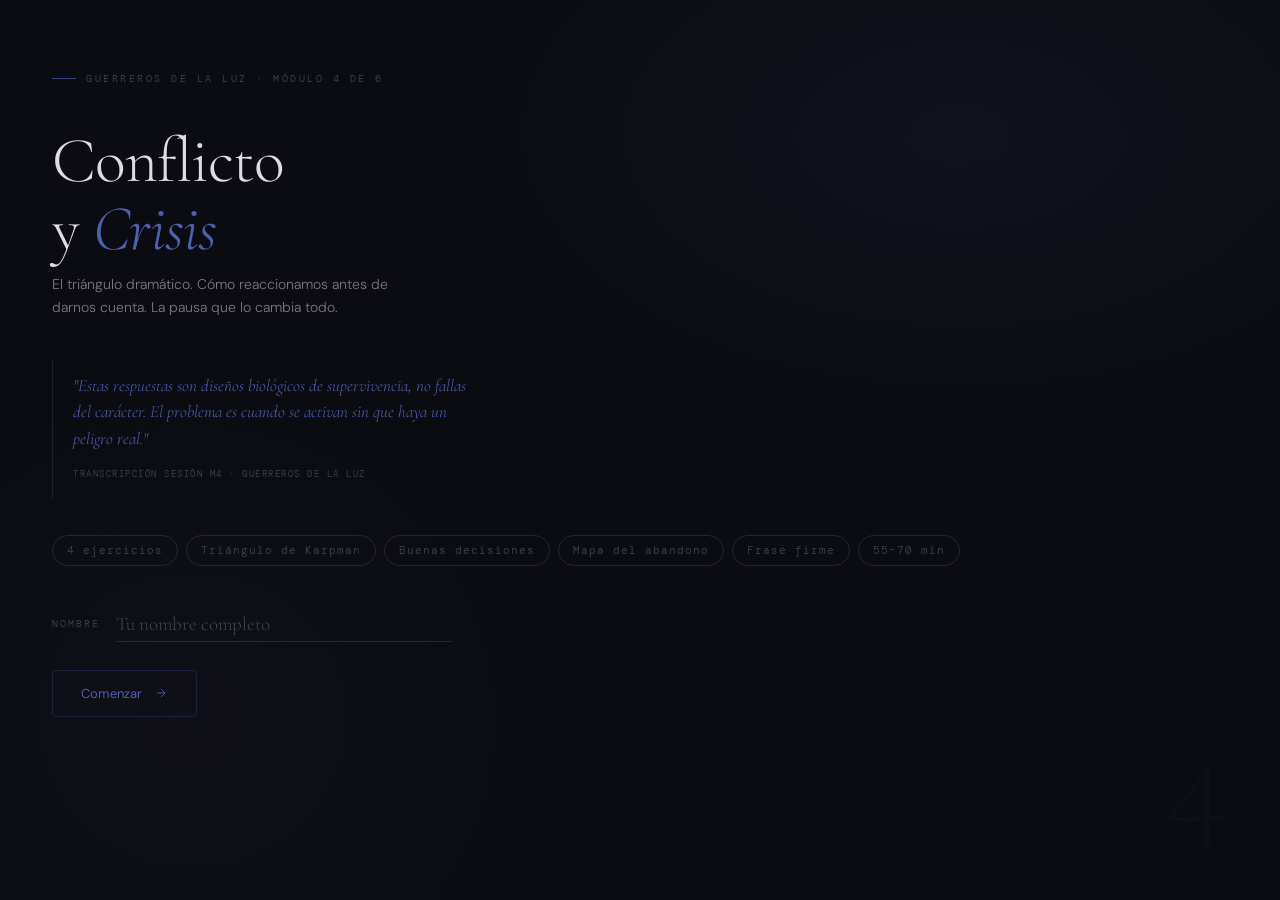
<file: cuadernillos/M4.html>
<!DOCTYPE html>
<html lang="es">
<head>
<meta charset="UTF-8">
<meta name="viewport" content="width=device-width, initial-scale=1.0">
<title>Cuadernillo M4 · Conflicto y Crisis · Guerreros de la Luz</title>
<link rel="preconnect" href="https://fonts.googleapis.com">
<link href="https://fonts.googleapis.com/css2?family=Cormorant+Garamond:ital,wght@0,300;0,400;1,300;1,400&family=DM+Mono:wght@300;400&family=DM+Sans:wght@300;400;500&display=swap" rel="stylesheet">
<style>
*,*::before,*::after{box-sizing:border-box;margin:0;padding:0}
:root{
  --bg:#0B0C12;--bg2:#10121A;--bg3:#181B26;--bg4:#202435;
  --indigo:#5060B0;--indigo-dim:#353F7A;--indigo-faint:rgba(80,96,176,0.07);--indigo-border:rgba(80,96,176,0.22);
  --violet:#7A5CB0;--violet-faint:rgba(122,92,176,0.07);--violet-border:rgba(122,92,176,0.2);
  --ember:#B04030;--ember-faint:rgba(176,64,48,0.07);--ember-border:rgba(176,64,48,0.2);
  --sage:#4A8A65;--sage-faint:rgba(74,138,101,0.07);--sage-border:rgba(74,138,101,0.2);
  --gold:#A08040;--gold-faint:rgba(160,128,64,0.07);--gold-border:rgba(160,128,64,0.2);
  --text:#DDDBE8;--text-mid:#7A7888;--text-dim:#404354;
  --border:rgba(255,255,255,0.06);--border-mid:rgba(255,255,255,0.1);
  --radius:4px;--radius-lg:10px;
}
html{scroll-behavior:smooth}
body{background:var(--bg);color:var(--text);font-family:'DM Sans',sans-serif;font-weight:300;line-height:1.7;min-height:100vh}

/* ── COVER ── */
.cover{min-height:100vh;display:flex;flex-direction:column;justify-content:space-between;padding:60px 52px 52px;position:relative;overflow:hidden}
.cover::before{content:'';position:absolute;inset:0;background:radial-gradient(ellipse 55% 45% at 75% 15%,rgba(80,96,176,0.07) 0%,transparent 70%),radial-gradient(ellipse 40% 55% at 15% 80%,rgba(122,92,176,0.04) 0%,transparent 70%);pointer-events:none}
.c-top{position:relative}
.c-badge{display:inline-flex;align-items:center;gap:10px;font-family:'DM Mono',monospace;font-size:10px;letter-spacing:2.5px;color:var(--text-dim);text-transform:uppercase;margin-bottom:40px}
.c-badge::before{content:'';width:24px;height:1px;background:var(--indigo-dim)}
.c-title{font-family:'Cormorant Garamond',serif;font-size:clamp(38px,7vw,64px);font-weight:300;line-height:1.06;letter-spacing:-1px;color:var(--text);margin-bottom:10px}
.c-title em{font-style:italic;color:var(--indigo)}
.c-sub{font-size:14px;color:var(--text-mid);max-width:380px;line-height:1.65;margin-bottom:40px}
.c-quote{border-left:1px solid var(--indigo-border);padding:14px 20px;margin-bottom:36px;max-width:440px}
.c-quote p{font-family:'Cormorant Garamond',serif;font-size:17px;font-style:italic;color:var(--indigo);line-height:1.55;margin-bottom:6px}
.c-quote cite{font-family:'DM Mono',monospace;font-size:9px;letter-spacing:1.5px;color:var(--text-dim);font-style:normal;text-transform:uppercase}
.c-pills{display:flex;flex-wrap:wrap;gap:8px;margin-bottom:40px}
.c-pill{font-size:11px;font-family:'DM Mono',monospace;letter-spacing:1px;padding:5px 14px;border:1px solid var(--border-mid);border-radius:20px;color:var(--text-dim)}
.name-row{display:flex;align-items:center;gap:16px;max-width:400px;margin-bottom:28px}
.name-row label{font-family:'DM Mono',monospace;font-size:10px;letter-spacing:2px;text-transform:uppercase;color:var(--text-dim);white-space:nowrap}
.name-row input{flex:1;background:transparent;border:none;border-bottom:1px solid var(--border-mid);color:var(--text);font-family:'Cormorant Garamond',serif;font-size:19px;font-weight:300;padding:6px 0;outline:none;transition:border-color .3s}
.name-row input:focus{border-bottom-color:var(--indigo)}
.name-row input::placeholder{color:var(--text-dim)}
.c-cta{display:inline-flex;align-items:center;gap:12px;padding:14px 28px;background:transparent;border:1px solid var(--indigo-border);color:var(--indigo);font-family:'DM Sans',sans-serif;font-size:13px;cursor:pointer;border-radius:var(--radius);transition:all .3s}
.c-cta:hover{background:var(--indigo-faint)}
.c-cta svg{width:14px;height:14px}
.c-num{position:absolute;right:52px;bottom:52px;font-family:'Cormorant Garamond',serif;font-size:clamp(80px,18vw,140px);font-weight:300;color:rgba(80,96,176,0.04);line-height:1;user-select:none;pointer-events:none}

/* ── MAIN ── */
.main{display:none}
.main.visible{display:block}

/* ── PROGRESS ── */
.prog{position:sticky;top:0;z-index:100;background:var(--bg);border-bottom:1px solid var(--border);padding:10px 52px;display:flex;align-items:center;gap:18px}
.prog-label{font-family:'DM Mono',monospace;font-size:9px;letter-spacing:2px;text-transform:uppercase;color:var(--text-dim);white-space:nowrap}
.prog-track{flex:1;height:1px;background:var(--border);position:relative}
.prog-fill{position:absolute;left:0;top:0;height:100%;background:var(--indigo);transition:width .5s ease}
.prog-pct{font-family:'DM Mono',monospace;font-size:9px;color:var(--indigo-dim)}

/* ── SECTION ── */
.section{max-width:700px;margin:0 auto;padding:80px 52px;border-bottom:1px solid var(--border);opacity:0;transform:translateY(24px);transition:opacity .65s,transform .65s}
.section.revealed{opacity:1;transform:none}
.s-eye{display:flex;align-items:center;gap:14px;margin-bottom:28px}
.s-num{font-family:'DM Mono',monospace;font-size:9px;letter-spacing:2px;color:var(--text-dim)}
.s-line{flex:1;height:1px;background:var(--border)}
.s-tag{font-family:'DM Mono',monospace;font-size:9px;letter-spacing:2px;text-transform:uppercase;padding:3px 10px;border-radius:20px}
.tag-triangulo{color:var(--indigo);border:1px solid var(--indigo-border)}
.tag-decisiones{color:var(--violet);border:1px solid var(--violet-border)}
.tag-mapa{color:var(--gold);border:1px solid var(--gold-border)}
.tag-frase{color:var(--sage);border:1px solid var(--sage-border)}
.s-title{font-family:'Cormorant Garamond',serif;font-size:clamp(28px,5vw,38px);font-weight:300;line-height:1.08;color:var(--text);margin-bottom:6px}
.s-title em{font-style:italic;color:var(--indigo)}
.s-premise{font-family:'DM Mono',monospace;font-size:11px;letter-spacing:1px;color:var(--text-dim);margin-bottom:22px}
.s-intro{font-size:15px;color:var(--text-mid);line-height:1.78;margin-bottom:40px;padding-left:20px;border-left:1px solid var(--indigo-border)}
.q-block{margin-bottom:34px}
.q-num{font-family:'DM Mono',monospace;font-size:9px;letter-spacing:2px;color:var(--text-dim);text-transform:uppercase;margin-bottom:8px}
.q-text{font-size:16px;color:var(--text);line-height:1.5;margin-bottom:12px;font-weight:300}
.q-hint{font-size:12px;color:var(--text-dim);line-height:1.6;margin-bottom:12px;font-style:italic}
textarea{width:100%;min-height:88px;background:var(--bg2);border:1px solid var(--border);border-radius:var(--radius);color:var(--text);font-family:'DM Sans',sans-serif;font-size:14px;font-weight:300;line-height:1.7;padding:14px 16px;resize:vertical;outline:none;transition:border-color .3s,background .3s}
textarea:focus{border-color:var(--indigo-dim);background:var(--bg3)}
textarea::placeholder{color:var(--text-dim);font-style:italic}

/* ── TRIÁNGULO KARPMAN ── */
.triangle-wrap{position:relative;margin-bottom:32px}
.triangle-svg-container{display:flex;justify-content:center;margin-bottom:20px}
.triangle-svg-container svg{width:100%;max-width:340px;height:auto}
.rol-cards{display:grid;grid-template-columns:repeat(3,1fr);gap:10px;margin-bottom:24px}
.rol-card{background:var(--bg2);border:1px solid var(--border);border-radius:var(--radius-lg);padding:16px 14px;cursor:pointer;transition:all .25s;position:relative;text-align:center}
.rol-card:hover{border-color:var(--border-mid)}
.rol-card.sel-victima{background:var(--ember-faint);border-color:var(--ember-border)}
.rol-card.sel-salvador{background:var(--violet-faint);border-color:var(--violet-border)}
.rol-card.sel-perseguidor{background:var(--indigo-faint);border-color:var(--indigo-border)}
.rol-icon{font-size:22px;margin-bottom:8px;line-height:1}
.rol-name{font-size:13px;font-weight:500;color:var(--text);margin-bottom:4px}
.rol-monolog{font-size:11px;color:var(--text-dim);line-height:1.5;font-style:italic}
.rol-card-check{position:absolute;top:8px;right:8px;width:15px;height:15px;border-radius:50%;border:1px solid var(--border-mid);display:flex;align-items:center;justify-content:center;transition:all .2s}
.rol-card.sel-victima .rol-card-check{background:var(--ember);border-color:var(--ember)}
.rol-card.sel-salvador .rol-card-check{background:var(--violet);border-color:var(--violet)}
.rol-card.sel-perseguidor .rol-card-check{background:var(--indigo);border-color:var(--indigo)}
.rol-reveal{background:var(--bg3);border:1px solid var(--border);border-radius:var(--radius-lg);padding:16px 20px;margin-bottom:20px;display:none}
.rol-reveal.visible{display:block}
.rol-reveal-title{font-family:'DM Mono',monospace;font-size:9px;letter-spacing:2px;text-transform:uppercase;color:var(--text-dim);margin-bottom:10px}
.rol-reveal-body{font-size:13px;color:var(--text-mid);line-height:1.65}
.rol-reveal-body strong{color:var(--text);font-weight:500}

/* ── TRIÁNGULO BUENAS DECISIONES ── */
.buen-trio{display:grid;grid-template-columns:repeat(3,1fr);gap:10px;margin-bottom:24px}
.buen-cell{background:var(--bg2);border:1px solid var(--border);border-radius:var(--radius-lg);overflow:hidden}
.buen-header{padding:12px 14px;border-bottom:1px solid var(--border);display:flex;align-items:center;gap:8px}
.buen-dot{width:8px;height:8px;border-radius:50%;flex-shrink:0}
.buen-dot.pienso{background:var(--indigo)}
.buen-dot.siento{background:var(--violet)}
.buen-dot.hago{background:var(--sage)}
.buen-key{font-family:'DM Mono',monospace;font-size:9px;letter-spacing:2px;text-transform:uppercase}
.buen-key.pienso{color:var(--indigo)}
.buen-key.siento{color:var(--violet)}
.buen-key.hago{color:var(--sage)}
.buen-cell textarea{border:none;background:transparent;min-height:70px;font-size:13px;border-radius:0}
.buen-cell textarea:focus{background:var(--bg3);border:none}
.buen-synthesis{background:var(--bg3);border:1px solid var(--indigo-border);border-radius:var(--radius-lg);padding:18px 20px;margin-bottom:20px}
.buen-synthesis-label{font-family:'DM Mono',monospace;font-size:9px;letter-spacing:2px;text-transform:uppercase;color:var(--indigo-dim);margin-bottom:10px}
.buen-synthesis-text{font-family:'Cormorant Garamond',serif;font-size:16px;font-style:italic;color:var(--text-mid);line-height:1.65;min-height:24px}
.buen-synthesis-text span{color:var(--text)}

/* ── CÍRCULO LO QUE PUEDO / NO PUEDO CAMBIAR ── */
.circulos-wrap{display:grid;grid-template-columns:1fr 1fr;gap:12px;margin-bottom:24px}
.circulo-card{border-radius:var(--radius-lg);overflow:hidden;border:1px solid var(--border)}
.circulo-header{padding:12px 16px;border-bottom:1px solid var(--border);display:flex;align-items:center;gap:10px;background:var(--bg3)}
.circulo-dot{width:8px;height:8px;border-radius:50%;flex-shrink:0}
.circulo-dot.puede{background:var(--sage)}
.circulo-dot.nopuede{background:var(--ember)}
.circulo-title{font-family:'DM Mono',monospace;font-size:9px;letter-spacing:2px;text-transform:uppercase}
.circulo-title.puede{color:var(--sage)}
.circulo-title.nopuede{color:var(--ember)}
.circulo-example{padding:8px 14px;font-size:11px;color:var(--text-dim);font-style:italic;border-bottom:1px solid var(--border);background:var(--bg2);line-height:1.5}
.circulo-items{padding:8px}
.circulo-item{display:flex;align-items:center;gap:8px;padding:6px 8px;border-bottom:1px solid var(--border)}
.circulo-item:last-child{border-bottom:none}
.circulo-item-num{font-family:'DM Mono',monospace;font-size:9px;color:var(--text-dim);flex-shrink:0}
.circulo-item input{flex:1;background:transparent;border:none;color:var(--text);font-family:'DM Sans',sans-serif;font-size:13px;font-weight:300;padding:4px 0;outline:none}
.circulo-item input::placeholder{color:var(--text-dim)}

/* ── MAPA DEL ABANDONO ── */
.mapa-items{display:flex;flex-direction:column;gap:12px;margin-bottom:24px}
.mapa-item{background:var(--bg2);border:1px solid var(--border);border-radius:var(--radius-lg);overflow:hidden}
.mapa-item-header{padding:12px 16px;border-bottom:1px solid var(--border);background:var(--bg3);display:flex;align-items:center;gap:12px}
.mapa-item-num{font-family:'DM Mono',monospace;font-size:9px;letter-spacing:2px;color:var(--text-dim)}
.mapa-item-body{display:grid;grid-template-columns:1fr 1fr 1fr;gap:0}
.mapa-cell{padding:0;border-right:1px solid var(--border)}
.mapa-cell:last-child{border-right:none}
.mapa-cell-label{padding:8px 12px 4px;font-family:'DM Mono',monospace;font-size:8px;letter-spacing:2px;text-transform:uppercase;color:var(--text-dim)}
.mapa-cell textarea{border:none;background:transparent;min-height:60px;font-size:12px;padding:6px 12px;border-radius:0}
.mapa-cell textarea:focus{background:var(--bg3);border:none}

/* ── FRASE FIRME ── */
.frase-builder{background:var(--bg3);border:1px solid var(--sage-border);border-radius:var(--radius-lg);padding:28px;margin-bottom:20px;position:relative;text-align:center}
.frase-builder::before{content:'"';font-family:'Cormorant Garamond',serif;font-size:72px;color:var(--sage);opacity:.12;position:absolute;top:-8px;left:16px;line-height:1}
.frase-label{font-family:'DM Mono',monospace;font-size:9px;letter-spacing:2px;text-transform:uppercase;color:var(--sage);margin-bottom:16px;display:block}
.frase-input{width:100%;background:transparent;border:none;border-bottom:1px solid var(--sage-border);color:var(--text);font-family:'Cormorant Garamond',serif;font-size:clamp(18px,4vw,24px);font-style:italic;font-weight:300;text-align:center;padding:10px 8px;outline:none;transition:border-color .3s}
.frase-input:focus{border-bottom-color:var(--sage)}
.frase-input::placeholder{color:var(--text-dim)}
.frase-hint{font-size:11px;color:var(--text-dim);margin-top:12px;font-style:italic}
.frase-examples{display:flex;flex-direction:column;gap:8px;margin-bottom:24px}
.frase-example{display:flex;align-items:flex-start;gap:12px;padding:12px 14px;background:var(--bg2);border:1px solid var(--border);border-radius:var(--radius);cursor:pointer;transition:all .2s}
.frase-example:hover{border-color:var(--sage-border);background:var(--sage-faint)}
.frase-example-q{font-family:'DM Mono',monospace;font-size:9px;letter-spacing:1px;color:var(--text-dim);flex-shrink:0;padding-top:2px}
.frase-example-text{font-family:'Cormorant Garamond',serif;font-size:15px;font-style:italic;color:var(--text-mid);line-height:1.5}

/* ── AUTOCOMPASIÓN SCALE ── */
.autocomp-block{background:var(--bg2);border:1px solid var(--border);border-radius:var(--radius-lg);padding:20px 24px;margin-bottom:24px}
.autocomp-title{font-family:'DM Mono',monospace;font-size:9px;letter-spacing:2px;text-transform:uppercase;color:var(--text-dim);margin-bottom:16px}
.autocomp-scale{display:flex;align-items:center;gap:14px;margin-bottom:8px}
.autocomp-pole{font-size:11px;color:var(--text-dim);font-family:'DM Mono',monospace;flex-shrink:0;width:90px}
.autocomp-pole.right{text-align:right}
.autocomp-track{flex:1;height:2px;background:var(--border-mid);border-radius:1px;position:relative}
.autocomp-fill{position:absolute;left:0;top:0;height:100%;background:var(--violet);border-radius:1px;transition:width .3s}
input[type=range].aslider{-webkit-appearance:none;appearance:none;width:100%;height:2px;background:transparent;outline:none;position:absolute;left:0;top:0;cursor:pointer}
input[type=range].aslider::-webkit-slider-thumb{-webkit-appearance:none;width:14px;height:14px;border-radius:50%;background:var(--violet);cursor:pointer;margin-top:-6px}
.autocomp-val{font-family:'DM Mono',monospace;font-size:10px;color:var(--violet);margin-top:4px;text-align:center}

/* ── COMPLETE / NAV ── */
.sec-complete{display:none;align-items:center;gap:12px;padding:14px 18px;background:var(--sage-faint);border:1px solid var(--sage-border);border-radius:var(--radius);margin-top:32px}
.sec-complete.visible{display:flex}
.sec-complete-icon{width:18px;height:18px;border-radius:50%;background:var(--sage);display:flex;align-items:center;justify-content:center;flex-shrink:0}
.sec-complete-text{font-size:13px;color:var(--sage)}
.sec-nav{display:flex;justify-content:flex-end;margin-top:32px}
.nav-btn{display:inline-flex;align-items:center;gap:10px;padding:12px 24px;background:transparent;border:1px solid var(--border-mid);color:var(--text-mid);font-family:'DM Sans',sans-serif;font-size:13px;cursor:pointer;border-radius:var(--radius);transition:all .3s}
.nav-btn:hover{border-color:var(--indigo-border);color:var(--indigo)}
.nav-btn svg{width:14px;height:14px}
.divider{display:flex;align-items:center;gap:16px;margin:32px 0}
.divider-line{flex:1;height:1px;background:var(--border)}
.divider-mark{font-family:'Cormorant Garamond',serif;font-size:16px;color:var(--text-dim)}

/* ── CIERRE ── */
.cierre{max-width:700px;margin:0 auto;padding:80px 52px 100px}
.cierre-icon{font-family:'Cormorant Garamond',serif;font-size:48px;color:var(--indigo);opacity:.35;margin-bottom:20px}
.cierre-title{font-family:'Cormorant Garamond',serif;font-size:32px;font-weight:300;color:var(--text);margin-bottom:16px}
.cierre-body{font-size:14px;color:var(--text-mid);line-height:1.8;max-width:500px;margin-bottom:40px}
.summary-card{background:var(--bg2);border:1px solid var(--border);border-radius:var(--radius-lg);padding:28px;margin-bottom:28px}
.sum-sec{margin-bottom:22px}
.sum-sec:last-child{margin-bottom:0}
.sum-label{font-family:'DM Mono',monospace;font-size:9px;letter-spacing:2px;text-transform:uppercase;color:var(--indigo-dim);margin-bottom:8px}
.sum-body{font-size:13px;color:var(--text-mid);line-height:1.7}
.sum-frase{font-family:'Cormorant Garamond',serif;font-size:20px;font-style:italic;color:var(--sage);line-height:1.5}
.btn-row{display:flex;gap:12px;flex-wrap:wrap}
.btn-p{display:inline-flex;align-items:center;gap:10px;padding:13px 28px;background:var(--indigo-faint);border:1px solid var(--indigo-border);color:var(--indigo);font-family:'DM Sans',sans-serif;font-size:13px;cursor:pointer;border-radius:var(--radius);transition:all .3s}
.btn-p:hover{background:rgba(80,96,176,.12)}
.btn-s{display:inline-flex;align-items:center;gap:10px;padding:13px 28px;background:transparent;border:1px solid var(--border-mid);color:var(--text-mid);font-family:'DM Sans',sans-serif;font-size:13px;cursor:pointer;border-radius:var(--radius);transition:all .3s}
.btn-s:hover{color:var(--text)}

/* ── PRINT ── */
@media print{
  body{background:#fff;color:#1a1a1a}
  .prog,.nav-btn,.btn-row,.c-cta,.frase-examples{display:none!important}
  .cover{min-height:auto;page-break-after:always;background:#fff}
  .cover::before,.c-num{display:none}
  .c-title,.cierre-title,.s-title{color:#1a1a1a}
  .section{opacity:1!important;transform:none!important;border-bottom:1px solid #e0e0e0}
  textarea,.circulo-item input,.frase-input{color:#1a1a1a;background:#f8f8f8;border-color:#ddd}
  .rol-card,.buen-cell,.mapa-item,.autocomp-block,.summary-card,.buen-synthesis,.frase-builder,.circulo-card{background:#f8f8f8;border-color:#ddd}
  .buen-header,.mapa-item-header,.circulo-header,.buen-synthesis{background:#efefef}
}

/* ── RESPONSIVE ── */
@media(max-width:600px){
  .cover,.section,.cierre{padding:48px 24px}
  .prog{padding:10px 24px}
  .rol-cards{grid-template-columns:1fr}
  .buen-trio{grid-template-columns:1fr}
  .buen-cell textarea{min-height:60px}
  .circulos-wrap{grid-template-columns:1fr}
  .mapa-item-body{grid-template-columns:1fr}
  .mapa-cell{border-right:none;border-bottom:1px solid var(--border)}
  .mapa-cell:last-child{border-bottom:none}
  .c-num{font-size:80px;right:24px;bottom:36px}
  .name-row input{font-size:16px}
}
</style>
</head>
<body>

<!-- ═══ COVER ═══ -->
<section class="cover" id="cover">
  <div class="c-top">
    <div class="c-badge">Guerreros de la Luz · Módulo 4 de 6</div>
    <h1 class="c-title">Conflicto<br>y <em>Crisis</em></h1>
    <p class="c-sub">El triángulo dramático. Cómo reaccionamos antes de darnos cuenta. La pausa que lo cambia todo.</p>
    <div class="c-quote">
      <p>"Estas respuestas son diseños biológicos de supervivencia, no fallas del carácter. El problema es cuando se activan sin que haya un peligro real."</p>
      <cite>Transcripción sesión M4 · Guerreros de la Luz</cite>
    </div>
    <div class="c-pills">
      <span class="c-pill">4 ejercicios</span>
      <span class="c-pill">Triángulo de Karpman</span>
      <span class="c-pill">Buenas decisiones</span>
      <span class="c-pill">Mapa del abandono</span>
      <span class="c-pill">Frase firme</span>
      <span class="c-pill">55–70 min</span>
    </div>
    <div class="name-row">
      <label for="nombre">Nombre</label>
      <input type="text" id="nombre" placeholder="Tu nombre completo" autocomplete="name">
    </div>
    <button class="c-cta" onclick="iniciar()">
      Comenzar
      <svg viewBox="0 0 24 24" fill="none" stroke="currentColor" stroke-width="1.5"><path d="M5 12h14M12 5l7 7-7 7"/></svg>
    </button>
  </div>
  <div class="c-num">4</div>
</section>

<!-- ═══ MAIN ═══ -->
<div class="main" id="main">
  <div class="prog">
    <span class="prog-label">Progreso</span>
    <div class="prog-track"><div class="prog-fill" id="prog-fill" style="width:0%"></div></div>
    <span class="prog-pct" id="prog-pct">0%</span>
  </div>

  <!-- ── EJ 1: TRIÁNGULO DE KARPMAN ── -->
  <section class="section" id="sec-1">
    <div class="s-eye"><span class="s-num">01</span><div class="s-line"></div><span class="s-tag tag-triangulo">Triángulo dramático</span></div>
    <h2 class="s-title">El triángulo<br>de <em>Karpman</em></h2>
    <p class="s-premise">Aprendiste a protegerte del conflicto jugando un rol. El problema es que el rol te mantiene atrapado en él.</p>
    <p class="s-intro">Cuando hay crisis, rara vez respondemos desde la calma. Algo en nosotros toma el control rápido — una forma aprendida de protegerse. Víctima, Perseguidor, Salvador. Son disfraces de supervivencia. Lo que los hace peligrosos no es que existan, sino que los rotamos sin darnos cuenta — y en la misma situación podemos pasar por los tres.</p>

    <div class="q-block">
      <div class="q-num">Identifica tu rol por defecto</div>
      <p class="q-text">¿Cuál aparece primero en ti cuando hay conflicto o tensión?</p>
      <p class="q-hint">No el que crees que deberías tener. El que realmente aparece antes de que te des cuenta.</p>
    </div>

    <div class="triangle-svg-container">
      <svg viewBox="0 0 300 260" xmlns="http://www.w3.org/2000/svg">
        <polygon points="150,20 280,240 20,240" fill="none" stroke="rgba(80,96,176,0.2)" stroke-width="1"/>
        <line x1="150" y1="20" x2="150" y2="240" stroke="rgba(80,96,176,0.08)" stroke-width="0.5" stroke-dasharray="4,4"/>
        <line x1="20" y1="240" x2="215" y2="130" stroke="rgba(80,96,176,0.08)" stroke-width="0.5" stroke-dasharray="4,4"/>
        <line x1="280" y1="240" x2="85" y2="130" stroke="rgba(80,96,176,0.08)" stroke-width="0.5" stroke-dasharray="4,4"/>
        <g>
          <circle cx="150" cy="20" r="28" fill="rgba(122,92,176,0.12)" stroke="rgba(122,92,176,0.3)" stroke-width="1"/>
          <text x="150" y="16" text-anchor="middle" font-family="DM Sans" font-size="9" fill="rgba(122,92,176,0.9)" font-weight="400">Salvador</text>
          <text x="150" y="28" text-anchor="middle" font-family="DM Sans" font-size="7" fill="rgba(122,92,176,0.5)">Rescata</text>
        </g>
        <g>
          <circle cx="40" cy="230" r="28" fill="rgba(176,64,48,0.12)" stroke="rgba(176,64,48,0.3)" stroke-width="1"/>
          <text x="40" y="226" text-anchor="middle" font-family="DM Sans" font-size="9" fill="rgba(176,64,48,0.9)" font-weight="400">Víctima</text>
          <text x="40" y="238" text-anchor="middle" font-family="DM Sans" font-size="7" fill="rgba(176,64,48,0.5)">Evita</text>
        </g>
        <g>
          <circle cx="260" cy="230" r="28" fill="rgba(80,96,176,0.12)" stroke="rgba(80,96,176,0.3)" stroke-width="1"/>
          <text x="260" y="226" text-anchor="middle" font-family="DM Sans" font-size="8" fill="rgba(80,96,176,0.9)" font-weight="400">Perseguidor</text>
          <text x="260" y="238" text-anchor="middle" font-family="DM Sans" font-size="7" fill="rgba(80,96,176,0.5)">Controla</text>
        </g>
        <text x="150" y="138" text-anchor="middle" font-family="DM Mono" font-size="7" fill="rgba(255,255,255,0.15)" letter-spacing="2">KARPMAN</text>
      </svg>
    </div>

    <div class="rol-cards">
      <div class="rol-card" id="rc-victima" onclick="selRol('victima')">
        <div class="rol-card-check"><svg width="8" height="6" viewBox="0 0 8 6" fill="none"><path d="M1 3l2 2 4-4" stroke="white" stroke-width="1.5" stroke-linecap="round" stroke-linejoin="round"/></svg></div>
        <div class="rol-icon">◉</div>
        <div class="rol-name" style="color:#E07060">Víctima</div>
        <div class="rol-monolog">"¿Por qué siempre a mí? No tengo opción. Todo me pasa."</div>
      </div>
      <div class="rol-card" id="rc-salvador" onclick="selRol('salvador')">
        <div class="rol-card-check"><svg width="8" height="6" viewBox="0 0 8 6" fill="none"><path d="M1 3l2 2 4-4" stroke="white" stroke-width="1.5" stroke-linecap="round" stroke-linejoin="round"/></svg></div>
        <div class="rol-icon">◉</div>
        <div class="rol-name" style="color:#9A7ACC">Salvador</div>
        <div class="rol-monolog">"Yo lo resuelvo. Si no lo hago yo, explota todo."</div>
      </div>
      <div class="rol-card" id="rc-perseguidor" onclick="selRol('perseguidor')">
        <div class="rol-card-check"><svg width="8" height="6" viewBox="0 0 8 6" fill="none"><path d="M1 3l2 2 4-4" stroke="white" stroke-width="1.5" stroke-linecap="round" stroke-linejoin="round"/></svg></div>
        <div class="rol-icon">◉</div>
        <div class="rol-name" style="color:#7080C8">Perseguidor</div>
        <div class="rol-monolog">"Si no presiono, esto se hunde. Tengo que corregir."</div>
      </div>
    </div>

    <div class="rol-reveal" id="reveal-victima">
      <div class="rol-reveal-title">Lo que intentas evitar sentir desde la Víctima</div>
      <div class="rol-reveal-body">La víctima evita la <strong>responsabilidad</strong>. No es que no quiera hacer algo — cree que no puede. Al no actuar, refuerza su propia impotencia y se congela. La pregunta que se hace es: <strong>"¿Por qué a mí?"</strong> en lugar de "¿Qué puedo elegir hacer?"</div>
    </div>
    <div class="rol-reveal" id="reveal-salvador">
      <div class="rol-reveal-title">Lo que intentas evitar sentir desde el Salvador</div>
      <div class="rol-reveal-body">El Salvador evita sentir que <strong>no tiene control</strong>. Resolver no es ayudar — muchas veces genera dependencia y termina agotado. El objetivo oculto es evitar el conflicto. La trampa: huye del caos disfrazándose de ayuda.</div>
    </div>
    <div class="rol-reveal" id="reveal-perseguidor">
      <div class="rol-reveal-title">Lo que intentas evitar sentir desde el Perseguidor</div>
      <div class="rol-reveal-body">El Perseguidor evita sentir <strong>vulnerabilidad</strong>. Confunde firmeza con dureza. Busca el control para no sentir miedo. La trampa: cree que recuperará el orden mediante la presión, pero solo genera resistencia.</div>
    </div>

    <div class="q-block">
      <div class="q-num">Situación reciente</div>
      <p class="q-text">Piensa en una situación de conflicto o tensión reciente — puede ser algo pequeño. ¿Cómo actuaste? ¿Qué rol tomó el control antes de que decidieras?</p>
      <textarea id="e1-situacion" placeholder="La situación fue... y yo reaccioné como..." oninput="saveAndUpdate()"></textarea>
    </div>

    <div class="q-block">
      <div class="q-num">La pregunta clave</div>
      <p class="q-text">¿Qué intentabas evitar sentir cuando reaccionaste desde ese rol?</p>
      <p class="q-hint">No lo analices — solo nómbralo. La respuesta honesta suele ser una sola palabra: miedo, vergüenza, rechazo, soledad, impotencia.</p>
      <textarea id="e1-evitar" placeholder="Lo que intentaba evitar sentir era..." oninput="saveAndUpdate()" style="min-height:68px"></textarea>
    </div>

    <div class="sec-complete" id="complete-1">
      <div class="sec-complete-icon"><svg width="10" height="8" viewBox="0 0 10 8" fill="none"><path d="M1 4l3 3 5-6" stroke="white" stroke-width="1.5" stroke-linecap="round" stroke-linejoin="round"/></svg></div>
      <span class="sec-complete-text">Ejercicio 1 completado — identificaste el disfraz.</span>
    </div>
    <div class="sec-nav">
      <button class="nav-btn" onclick="goTo('sec-2')">Siguiente<svg viewBox="0 0 24 24" fill="none" stroke="currentColor" stroke-width="1.5"><path d="M5 12h14M12 5l7 7-7 7"/></svg></button>
    </div>
  </section>

  <!-- ── EJ 2: TRIÁNGULO BUENAS DECISIONES ── -->
  <section class="section" id="sec-2">
    <div class="s-eye"><span class="s-num">02</span><div class="s-line"></div><span class="s-tag tag-decisiones">Buenas decisiones</span></div>
    <h2 class="s-title">Del drama<br>a la <em>conciencia</em></h2>
    <p class="s-premise">En una crisis no ocurre una sola cosa — ocurren tres movimientos al mismo tiempo.</p>
    <p class="s-intro">Un pensamiento aparece, una emoción se activa, un impulso de acción se dispara. El problema no es pensar ni sentir. El problema es actuar sin darte cuenta de estos tres movimientos. El triángulo de las buenas decisiones te pide que los veas — antes de responder.</p>

    <div class="q-block">
      <div class="q-num">Aplícalo a la situación del ejercicio 1</div>
      <p class="q-text">Toma la misma situación reciente. Ahora desglósala en sus tres movimientos.</p>
    </div>

    <div class="buen-trio">
      <div class="buen-cell">
        <div class="buen-header"><div class="buen-dot pienso"></div><span class="buen-key pienso">¿Qué pienso?</span></div>
        <textarea id="b-pienso" placeholder="Mi pensamiento fue..." oninput="updateSynthesis();saveAndUpdate()"></textarea>
      </div>
      <div class="buen-cell">
        <div class="buen-header"><div class="buen-dot siento"></div><span class="buen-key siento">¿Qué siento?</span></div>
        <textarea id="b-siento" placeholder="La emoción que se activó fue..." oninput="updateSynthesis();saveAndUpdate()"></textarea>
      </div>
      <div class="buen-cell">
        <div class="buen-header"><div class="buen-dot hago"></div><span class="buen-key hago">¿Qué elijo hacer?</span></div>
        <textarea id="b-hago" placeholder="Lo que elijo hacer es..." oninput="updateSynthesis();saveAndUpdate()"></textarea>
      </div>
    </div>

    <div class="buen-synthesis">
      <div class="buen-synthesis-label">Síntesis — mi respuesta consciente</div>
      <div class="buen-synthesis-text" id="synthesis-text">Los tres movimientos aparecerán aquí mientras escribes.</div>
    </div>

    <div class="divider"><div class="divider-line"></div><span class="divider-mark">◈</span><div class="divider-line"></div></div>

    <div class="q-block">
      <div class="q-num">Lo que puedo y no puedo cambiar</div>
      <p class="q-text">En esta situación — y en tu vida en general — ¿qué depende de ti y qué no?</p>
      <p class="q-hint">No puedes cambiar tu pasado, a tus padres, a tu pareja, al gobierno. Sí puedes cambiar tu actitud ante lo que no puedes cambiar. Esa es la única libertad que nadie te puede quitar.</p>
    </div>

    <div class="circulos-wrap">
      <div class="circulo-card">
        <div class="circulo-header"><div class="circulo-dot puede"></div><span class="circulo-title puede">Sí puedo cambiar</span></div>
        <div class="circulo-example">Mi actitud, mi respuesta, mis elecciones, mis límites...</div>
        <div class="circulo-items">
          <div class="circulo-item"><span class="circulo-item-num">01</span><input type="text" id="si-1" placeholder="Puedo cambiar..." oninput="saveAndUpdate()"></div>
          <div class="circulo-item"><span class="circulo-item-num">02</span><input type="text" id="si-2" placeholder="Puedo cambiar..." oninput="saveAndUpdate()"></div>
          <div class="circulo-item"><span class="circulo-item-num">03</span><input type="text" id="si-3" placeholder="Puedo cambiar..." oninput="saveAndUpdate()"></div>
        </div>
      </div>
      <div class="circulo-card">
        <div class="circulo-header"><div class="circulo-dot nopuede"></div><span class="circulo-title nopuede">No puedo cambiar</span></div>
        <div class="circulo-example">El pasado, otras personas, el tiempo, las circunstancias...</div>
        <div class="circulo-items">
          <div class="circulo-item"><span class="circulo-item-num">01</span><input type="text" id="no-1" placeholder="No puedo cambiar..." oninput="saveAndUpdate()"></div>
          <div class="circulo-item"><span class="circulo-item-num">02</span><input type="text" id="no-2" placeholder="No puedo cambiar..." oninput="saveAndUpdate()"></div>
          <div class="circulo-item"><span class="circulo-item-num">03</span><input type="text" id="no-3" placeholder="No puedo cambiar..." oninput="saveAndUpdate()"></div>
        </div>
      </div>
    </div>

    <div class="sec-complete" id="complete-2">
      <div class="sec-complete-icon"><svg width="10" height="8" viewBox="0 0 10 8" fill="none"><path d="M1 4l3 3 5-6" stroke="white" stroke-width="1.5" stroke-linecap="round" stroke-linejoin="round"/></svg></div>
      <span class="sec-complete-text">Ejercicio 2 completado — separaste la reacción de la respuesta.</span>
    </div>
    <div class="sec-nav">
      <button class="nav-btn" onclick="goTo('sec-3')">Siguiente<svg viewBox="0 0 24 24" fill="none" stroke="currentColor" stroke-width="1.5"><path d="M5 12h14M12 5l7 7-7 7"/></svg></button>
    </div>
  </section>

  <!-- ── EJ 3: MAPA DEL ABANDONO ── -->
  <section class="section" id="sec-3">
    <div class="s-eye"><span class="s-num">03</span><div class="s-line"></div><span class="s-tag tag-mapa">Mapa del abandono</span></div>
    <h2 class="s-title">El mapa<br>del <em>abandono</em></h2>
    <p class="s-premise">¿Qué vacío generas cuando abandonas tu función? ¿Qué cargas cuando te quedas?</p>
    <p class="s-intro">Haz una lista de tres situaciones que más te han quitado el sueño, la paz o el tiempo esta semana — en tu servicio, trabajo o familia. Para cada una, identifica qué rol tomaste, qué depende de ti y qué elegiste hacer o evitar hacer.</p>

    <div class="mapa-items">
      <div class="mapa-item">
        <div class="mapa-item-header"><span class="mapa-item-num">Situación 01</span></div>
        <div class="mapa-item-body">
          <div class="mapa-cell">
            <div class="mapa-cell-label">La situación</div>
            <textarea id="m1-sit" placeholder="Qué pasó..." oninput="saveAndUpdate()"></textarea>
          </div>
          <div class="mapa-cell">
            <div class="mapa-cell-label">Rol que tomé</div>
            <textarea id="m1-rol" placeholder="Víctima / Salvador / Perseguidor — porque..." oninput="saveAndUpdate()"></textarea>
          </div>
          <div class="mapa-cell">
            <div class="mapa-cell-label">Lo que elijo ahora</div>
            <textarea id="m1-elige" placeholder="Acción / actitud / no decidir..." oninput="saveAndUpdate()"></textarea>
          </div>
        </div>
      </div>
      <div class="mapa-item">
        <div class="mapa-item-header"><span class="mapa-item-num">Situación 02</span></div>
        <div class="mapa-item-body">
          <div class="mapa-cell">
            <div class="mapa-cell-label">La situación</div>
            <textarea id="m2-sit" placeholder="Qué pasó..." oninput="saveAndUpdate()"></textarea>
          </div>
          <div class="mapa-cell">
            <div class="mapa-cell-label">Rol que tomé</div>
            <textarea id="m2-rol" placeholder="Víctima / Salvador / Perseguidor — porque..." oninput="saveAndUpdate()"></textarea>
          </div>
          <div class="mapa-cell">
            <div class="mapa-cell-label">Lo que elijo ahora</div>
            <textarea id="m2-elige" placeholder="Acción / actitud / no decidir..." oninput="saveAndUpdate()"></textarea>
          </div>
        </div>
      </div>
      <div class="mapa-item">
        <div class="mapa-item-header"><span class="mapa-item-num">Situación 03</span></div>
        <div class="mapa-item-body">
          <div class="mapa-cell">
            <div class="mapa-cell-label">La situación</div>
            <textarea id="m3-sit" placeholder="Qué pasó..." oninput="saveAndUpdate()"></textarea>
          </div>
          <div class="mapa-cell">
            <div class="mapa-cell-label">Rol que tomé</div>
            <textarea id="m3-rol" placeholder="Víctima / Salvador / Perseguidor — porque..." oninput="saveAndUpdate()"></textarea>
          </div>
          <div class="mapa-cell">
            <div class="mapa-cell-label">Lo que elijo ahora</div>
            <textarea id="m3-elige" placeholder="Acción / actitud / no decidir..." oninput="saveAndUpdate()"></textarea>
          </div>
        </div>
      </div>
    </div>

    <div class="q-block">
      <div class="q-num">Autocompasión — no conmiseración</div>
      <p class="q-text">En momentos de crisis solemos ser muy duros con nosotros mismos. ¿Qué tan duro eres contigo cuando te equivocas?</p>
      <p class="q-hint">La autocompasión no es excusa ni autoindulgencia — es mirar tu propio dolor sin cerrarte. Es la base para asumir responsabilidad sin hundirnos en culpa.</p>
    </div>

    <div class="autocomp-block">
      <div class="autocomp-title">¿Con qué actitud te tratas cuando cometes un error?</div>
      <div class="autocomp-scale">
        <span class="autocomp-pole">"Soy un desastre"</span>
        <div class="autocomp-track" style="position:relative;height:2px;flex:1;background:var(--border-mid);border-radius:1px;">
          <div class="autocomp-fill" id="ac-fill" style="width:50%;left:50%;transform:translateX(-50%)"></div>
          <input type="range" class="aslider" id="ac-slider" min="0" max="10" value="5" oninput="updateAC(this.value)">
        </div>
        <span class="autocomp-pole right">"Me trato bien"</span>
      </div>
      <div class="autocomp-val" id="ac-val">Punto medio</div>
    </div>

    <div class="q-block">
      <div class="q-num">Reflexión</div>
      <p class="q-text">¿Qué le dirías a una persona que te importa si cometiera el mismo error que tú cometiste?</p>
      <p class="q-hint">Eso mismo te lo mereces tú.</p>
      <textarea id="e3-autocomp" placeholder="Si alguien que me importa cometiera esto, yo le diría..." oninput="saveAndUpdate()"></textarea>
    </div>

    <div class="sec-complete" id="complete-3">
      <div class="sec-complete-icon"><svg width="10" height="8" viewBox="0 0 10 8" fill="none"><path d="M1 4l3 3 5-6" stroke="white" stroke-width="1.5" stroke-linecap="round" stroke-linejoin="round"/></svg></div>
      <span class="sec-complete-text">Ejercicio 3 completado — mapeaste el abandono y elegiste.</span>
    </div>
    <div class="sec-nav">
      <button class="nav-btn" onclick="goTo('sec-4')">Último ejercicio<svg viewBox="0 0 24 24" fill="none" stroke="currentColor" stroke-width="1.5"><path d="M5 12h14M12 5l7 7-7 7"/></svg></button>
    </div>
  </section>

  <!-- ── EJ 4: FRASE FIRME EN CRISIS ── -->
  <section class="section" id="sec-4">
    <div class="s-eye"><span class="s-num">04</span><div class="s-line"></div><span class="s-tag tag-frase">Frase firme</span></div>
    <h2 class="s-title">Tu frase firme<br>en <em>crisis</em></h2>
    <p class="s-premise">Una frase que te ancle en lo importante cuando todo empuje a reaccionar.</p>
    <p class="s-intro">No es un mantra. No es positivismo. Es una frase que tú mismo elegiste — que suena a ti — y que activa la pausa entre el estímulo y la respuesta. Cuando la crisis llegue no vas a tener tiempo de pensar. La frase ya tiene que estar ahí.</p>

    <div class="q-block">
      <div class="q-num">Frases de referencia — de la sesión real</div>
      <p class="q-text">Las que compartieron otros Guerreros. Toca una para usarla como punto de partida.</p>
    </div>

    <div class="frase-examples">
      <div class="frase-example" onclick="usarFrase('Respira. Tú eliges cómo actuar.')">
        <span class="frase-example-q">01</span>
        <span class="frase-example-text">"Respira. Tú eliges cómo actuar."</span>
      </div>
      <div class="frase-example" onclick="usarFrase('Soltar y confiar.')">
        <span class="frase-example-q">02</span>
        <span class="frase-example-text">"Soltar y confiar."</span>
      </div>
      <div class="frase-example" onclick="usarFrase('En este momento no puedo darte una respuesta. Podemos hablar después.')">
        <span class="frase-example-q">03</span>
        <span class="frase-example-text">"En este momento no puedo darte una respuesta. Podemos hablar después."</span>
      </div>
      <div class="frase-example" onclick="usarFrase('Si tiene solución, lo solucionamos. Si no, ¿para qué preocuparse?')">
        <span class="frase-example-q">04</span>
        <span class="frase-example-text">"Si tiene solución, lo solucionamos. Si no, ¿para qué preocuparse?"</span>
      </div>
      <div class="frase-example" onclick="usarFrase('Esto no me define. Esto pasa.')">
        <span class="frase-example-q">05</span>
        <span class="frase-example-text">"Esto no me define. Esto pasa."</span>
      </div>
    </div>

    <div class="frase-builder">
      <span class="frase-label">Mi frase firme en crisis</span>
      <input class="frase-input" id="frase-firme" type="text" placeholder="Escribe o edita tu frase aquí..." oninput="saveAndUpdate()">
      <div class="frase-hint">Corta. Tuya. Que no suene a libro — que suene a ti.</div>
    </div>

    <div class="q-block">
      <div class="q-num">Práctica semanal — La Pausa de Responsabilidad</div>
      <p class="q-text">Esta semana, cada vez que aparezca un detonante, antes de responder pregúntate las cuatro preguntas de la pausa:</p>
    </div>

    <div style="background:var(--bg2);border:1px solid var(--border);border-radius:var(--radius-lg);padding:20px 24px;margin-bottom:24px">
      <div style="display:grid;grid-template-columns:1fr 1fr;gap:12px">
        <div style="padding:12px 14px;background:var(--bg3);border-radius:var(--radius);border:1px solid var(--border)">
          <div style="font-family:'DM Mono',monospace;font-size:9px;letter-spacing:2px;color:var(--indigo);margin-bottom:6px">01</div>
          <div style="font-size:13px;color:var(--text)">¿Qué pienso de esto?</div>
        </div>
        <div style="padding:12px 14px;background:var(--bg3);border-radius:var(--radius);border:1px solid var(--border)">
          <div style="font-family:'DM Mono',monospace;font-size:9px;letter-spacing:2px;color:var(--violet);margin-bottom:6px">02</div>
          <div style="font-size:13px;color:var(--text)">¿Qué siento?</div>
        </div>
        <div style="padding:12px 14px;background:var(--bg3);border-radius:var(--radius);border:1px solid var(--border)">
          <div style="font-family:'DM Mono',monospace;font-size:9px;letter-spacing:2px;color:var(--gold);margin-bottom:6px">03</div>
          <div style="font-size:13px;color:var(--text)">¿Qué depende de mí?</div>
        </div>
        <div style="padding:12px 14px;background:var(--bg3);border-radius:var(--radius);border:1px solid var(--border)">
          <div style="font-family:'DM Mono',monospace;font-size:9px;letter-spacing:2px;color:var(--sage);margin-bottom:6px">04</div>
          <div style="font-size:13px;color:var(--text)">¿Qué elijo hacer?</div>
        </div>
      </div>
    </div>

    <div class="q-block">
      <div class="q-num">Compromiso de práctica</div>
      <p class="q-text">¿En qué situación concreta de esta semana vas a aplicar la Pausa de Responsabilidad?</p>
      <p class="q-hint">Identifícala antes de que llegue. "Cuando mi jefe me mande un mensaje a las 10pm." "Cuando mi pareja llegue tarde sin avisar." Anticipar el detonante duplica la probabilidad de que la pausa ocurra.</p>
      <textarea id="e4-compromiso" placeholder="Voy a aplicar la Pausa de Responsabilidad cuando..." oninput="saveAndUpdate()" style="min-height:80px"></textarea>
    </div>

    <div class="sec-complete" id="complete-4">
      <div class="sec-complete-icon"><svg width="10" height="8" viewBox="0 0 10 8" fill="none"><path d="M1 4l3 3 5-6" stroke="white" stroke-width="1.5" stroke-linecap="round" stroke-linejoin="round"/></svg></div>
      <span class="sec-complete-text">Ejercicio 4 completado — tienes tu frase y tu pausa.</span>
    </div>
    <div class="sec-nav">
      <button class="nav-btn" onclick="goTo('sec-cierre')">Ver mi resumen<svg viewBox="0 0 24 24" fill="none" stroke="currentColor" stroke-width="1.5"><path d="M5 12h14M12 5l7 7-7 7"/></svg></button>
    </div>
  </section>

  <!-- ── CIERRE ── -->
  <section class="section cierre" id="sec-cierre">
    <div class="cierre-icon">◈</div>
    <h2 class="cierre-title">Módulo 4 completado</h2>
    <p class="cierre-body">Cuatro ejercicios, una sola cosa que se te pide esta semana: cuando llegue el detonante, hacer la pausa antes de reaccionar. Solo eso. La frase firme, las cuatro preguntas. No más. No menos.</p>

    <div class="summary-card">
      <div class="sum-sec">
        <div class="sum-label">Nombre</div>
        <div class="sum-body" id="s-nombre">—</div>
      </div>
      <div class="sum-sec">
        <div class="sum-label">Mi rol por defecto en el conflicto</div>
        <div class="sum-body" id="s-rol">—</div>
      </div>
      <div class="sum-sec">
        <div class="sum-label">Lo que intento evitar sentir desde ese rol</div>
        <div class="sum-body" id="s-evitar">—</div>
      </div>
      <div class="sum-sec">
        <div class="sum-label">Lo que sí puedo cambiar</div>
        <div class="sum-body" id="s-sipuedo">—</div>
      </div>
      <div class="sum-sec">
        <div class="sum-label">Mi frase firme en crisis</div>
        <div class="sum-body sum-frase" id="s-frase">—</div>
      </div>
      <div class="sum-sec">
        <div class="sum-label">Cuando voy a aplicar la Pausa de Responsabilidad</div>
        <div class="sum-body" id="s-compromiso">—</div>
      </div>
      <div class="sum-sec">
        <div class="sum-label">Práctica semanal</div>
        <div class="sum-body">Ante cada detonante esta semana: <strong>¿Qué pienso? · ¿Qué siento? · ¿Qué depende de mí? · ¿Qué elijo hacer?</strong> Reportar a la madrina al menos una vez que lo aplicaste.</div>
      </div>
    </div>

    <div class="btn-row">
      <button class="btn-p" onclick="window.print()">
        <svg width="14" height="14" viewBox="0 0 24 24" fill="none" stroke="currentColor" stroke-width="1.5"><path d="M6 9V2h12v7M6 18H4a2 2 0 01-2-2v-5a2 2 0 012-2h16a2 2 0 012 2v5a2 2 0 01-2 2h-2M6 14h12v8H6z"/></svg>
        Imprimir / Guardar PDF
      </button>
      <button class="btn-s" onclick="resetAll()">
        <svg width="14" height="14" viewBox="0 0 24 24" fill="none" stroke="currentColor" stroke-width="1.5"><path d="M3 12a9 9 0 109-9"/></svg>
        Nuevo intento
      </button>
    </div>
  </section>
</div>

<script>
const KEY='gdl_m4_v1';
let rolSel='';

/* ── ROL KARPMAN ── */
const ROL_DATA={
  victima:{cls:'sel-victima',name:'Víctima'},
  salvador:{cls:'sel-salvador',name:'Salvador'},
  perseguidor:{cls:'sel-perseguidor',name:'Perseguidor'}
};
function selRol(r){
  Object.keys(ROL_DATA).forEach(k=>{
    document.getElementById('rc-'+k)?.classList.remove('sel-victima','sel-salvador','sel-perseguidor');
    document.getElementById('reveal-'+k)?.classList.remove('visible');
  });
  document.getElementById('rc-'+r)?.classList.add(ROL_DATA[r].cls);
  document.getElementById('reveal-'+r)?.classList.add('visible');
  rolSel=r;
  saveAndUpdate();
}

/* ── SYNTHESIS ── */
function updateSynthesis(){
  const p=document.getElementById('b-pienso')?.value?.trim();
  const s=document.getElementById('b-siento')?.value?.trim();
  const h=document.getElementById('b-hago')?.value?.trim();
  const el=document.getElementById('synthesis-text');
  if(!el)return;
  if(!p&&!s&&!h){el.innerHTML='Los tres movimientos aparecerán aquí mientras escribes.';return;}
  const parts=[];
  if(p)parts.push('<span>Pienso: '+esc(p)+'</span>');
  if(s)parts.push('<span>Siento: '+esc(s)+'</span>');
  if(h)parts.push('<span>Elijo: '+esc(h)+'</span>');
  el.innerHTML=parts.join(' · ');
}
function esc(s){return s.replace(/&/g,'&amp;').replace(/</g,'&lt;').replace(/>/g,'&gt;')}

/* ── AUTOCOMPASIÓN ── */
function updateAC(v){
  const n=parseInt(v);
  const fill=document.getElementById('ac-fill');
  const val=document.getElementById('ac-val');
  if(fill){
    const pct=(n/10)*100;
    fill.style.width=Math.abs(pct-50)*2+'%';
    fill.style.left=Math.min(50,pct)+'%';
    fill.style.transform='none';
  }
  const labels=['Muy duro','Bastante duro','Duro','Algo duro','Intermedio','Punto medio','Algo compasivo','Bastante compasivo','Compasivo','Muy compasivo','Total autocompasión'];
  if(val)val.textContent=labels[n]||'';
  saveAndUpdate();
}

/* ── FRASE FIRME ── */
function usarFrase(txt){
  const el=document.getElementById('frase-firme');
  if(el){el.value=txt;saveAndUpdate()}
}

/* ── SAVE / LOAD ── */
function getData(){
  const d={nombre:document.getElementById('nombre')?.value||'',rol:rolSel,ac:document.getElementById('ac-slider')?.value||'5'};
  document.querySelectorAll('textarea[id],input[id]').forEach(el=>{
    if(el.id&&el.id!=='nombre'&&el.id!=='ac-slider')d[el.id]=el.value;
  });
  return d;
}
function saveAndUpdate(){
  try{localStorage.setItem(KEY,JSON.stringify(getData()))}catch(e){}
  updateProgress();updateSummary();updateSynthesis();
}
function loadSaved(){
  try{
    const s=JSON.parse(localStorage.getItem(KEY)||'{}');
    Object.keys(s).forEach(k=>{
      const el=document.getElementById(k);
      if(!el)return;
      if(el.tagName==='TEXTAREA'||el.tagName==='INPUT')el.value=s[k];
    });
    if(s.rol)selRol(s.rol);
    if(s.ac){document.getElementById('ac-slider').value=s.ac;updateAC(s.ac)}
  }catch(e){}
}

/* ── PROGRESS ── */
function updateProgress(){
  const ids=['e1-situacion','e1-evitar','b-pienso','b-siento','b-hago','m1-sit','m1-elige','m2-sit','m2-elige','m3-sit','m3-elige','e3-autocomp','frase-firme','e4-compromiso'];
  const filled=ids.filter(id=>{const el=document.getElementById(id);return el&&el.value.trim().length>4}).length;
  const pct=Math.round((filled/ids.length)*100);
  document.getElementById('prog-fill').style.width=pct+'%';
  document.getElementById('prog-pct').textContent=pct+'%';
  checkSec(1,['e1-situacion','e1-evitar']);
  checkSec(2,['b-pienso','b-siento','b-hago']);
  checkSec(3,['m1-sit','m1-elige','e3-autocomp']);
  checkSec(4,['frase-firme','e4-compromiso']);
}
function checkSec(n,ids){
  const done=ids.every(id=>{const el=document.getElementById(id);return el&&el.value.trim().length>4});
  document.getElementById('complete-'+n)?.classList.toggle('visible',done);
}

/* ── SUMMARY ── */
function updateSummary(){
  setText('s-nombre',document.getElementById('nombre')?.value||'—');
  const rnames={victima:'Víctima — evito la responsabilidad',salvador:'Salvador — evito sentir que no tengo control',perseguidor:'Perseguidor — evito sentir vulnerabilidad'};
  setText('s-rol',rnames[rolSel]||'—');
  setText('s-evitar',document.getElementById('e1-evitar')?.value||'—');
  const sis=[1,2,3].map(i=>document.getElementById('si-'+i)?.value).filter(Boolean).join(' · ');
  setText('s-sipuedo',sis||'—');
  setText('s-frase',document.getElementById('frase-firme')?.value||'—');
  setText('s-compromiso',document.getElementById('e4-compromiso')?.value||'—');
}
function setText(id,v){const el=document.getElementById(id);if(el)el.textContent=v}

/* ── REVEAL / NAV ── */
function revealSections(){
  const secs=document.querySelectorAll('.section');
  const obs=new IntersectionObserver(entries=>{entries.forEach(e=>{if(e.isIntersecting){e.target.classList.add('revealed');obs.unobserve(e.target)}})},{threshold:.04});
  secs.forEach(s=>obs.observe(s));
  setTimeout(()=>secs[0]?.classList.add('revealed'),80);
}
function goTo(id){
  const el=document.getElementById(id);
  if(el){el.classList.add('revealed');window.scrollTo({top:el.getBoundingClientRect().top+window.scrollY-80,behavior:'smooth'})}
}

/* ── START / RESET ── */
function iniciar(){
  const n=document.getElementById('nombre').value.trim();
  if(!n){document.getElementById('nombre').focus();return}
  document.getElementById('cover').style.display='none';
  document.getElementById('main').classList.add('visible');
  loadSaved();revealSections();saveAndUpdate();
}
function resetAll(){
  if(!confirm('¿Borrar todas las respuestas?'))return;
  try{localStorage.removeItem(KEY)}catch(e){}
  document.querySelectorAll('textarea,input[type=text]').forEach(el=>el.value='');
  ['victima','salvador','perseguidor'].forEach(r=>{
    document.getElementById('rc-'+r)?.classList.remove('sel-victima','sel-salvador','sel-perseguidor');
    document.getElementById('reveal-'+r)?.classList.remove('visible');
  });
  rolSel='';
  document.getElementById('ac-slider').value=5;updateAC(5);
  saveAndUpdate();window.scrollTo({top:0,behavior:'smooth'});
}
window.addEventListener('beforeunload',saveAndUpdate);
</script>
</body>
</html>
</file>
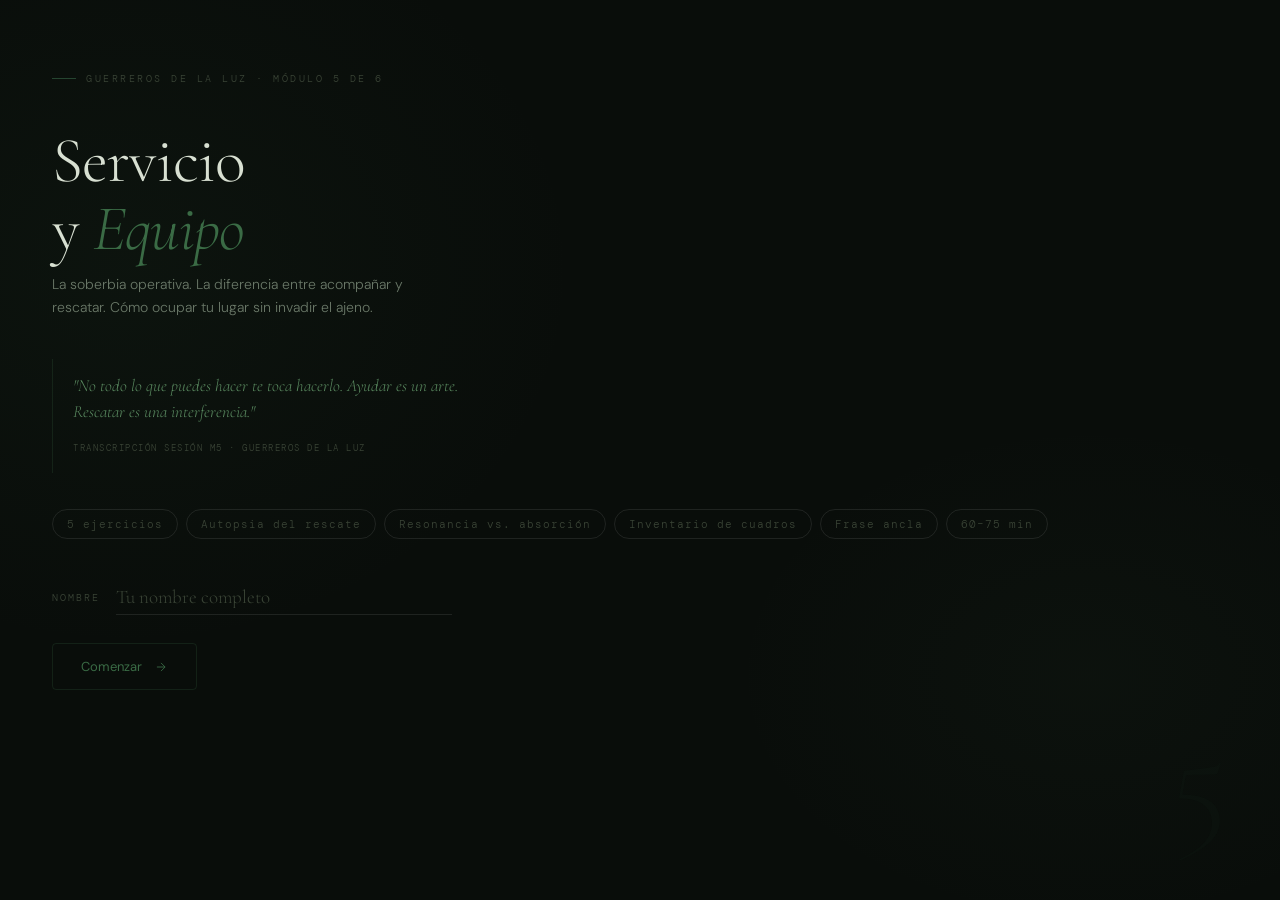
<file: cuadernillos/M5.html>
<!DOCTYPE html>
<html lang="es">
<head>
<meta charset="UTF-8">
<meta name="viewport" content="width=device-width, initial-scale=1.0">
<title>Cuadernillo M5 · Servicio y Equipo · Guerreros de la Luz</title>
<link rel="preconnect" href="https://fonts.googleapis.com">
<link href="https://fonts.googleapis.com/css2?family=Cormorant+Garamond:ital,wght@0,300;0,400;1,300;1,400&family=DM+Mono:wght@300;400&family=DM+Sans:wght@300;400;500&display=swap" rel="stylesheet">
<style>
*,*::before,*::after{box-sizing:border-box;margin:0;padding:0}
:root{
  --bg:#090D0A;--bg2:#0E1410;--bg3:#141C16;--bg4:#1C261E;
  --forest:#3A6B45;--forest-dim:#254530;--forest-faint:rgba(58,107,69,0.07);--forest-border:rgba(58,107,69,0.22);
  --moss:#5A8A60;--moss-faint:rgba(90,138,96,0.08);--moss-border:rgba(90,138,96,0.2);
  --ember:#A04828;--ember-faint:rgba(160,72,40,0.07);--ember-border:rgba(160,72,40,0.2);
  --gold:#8A7030;--gold-faint:rgba(138,112,48,0.07);--gold-border:rgba(138,112,48,0.2);
  --slate:#4A5868;--slate-faint:rgba(74,88,104,0.07);--slate-border:rgba(74,88,104,0.2);
  --text:#D8E0D2;--text-mid:#6A7868;--text-dim:#3A4436;
  --border:rgba(255,255,255,0.05);--border-mid:rgba(255,255,255,0.09);
  --radius:4px;--radius-lg:10px;
}
html{scroll-behavior:smooth}
body{background:var(--bg);color:var(--text);font-family:'DM Sans',sans-serif;font-weight:300;line-height:1.7;min-height:100vh}

/* ── COVER ── */
.cover{min-height:100vh;display:flex;flex-direction:column;justify-content:space-between;padding:60px 52px 52px;position:relative;overflow:hidden}
.cover::before{content:'';position:absolute;inset:0;background:radial-gradient(ellipse 50% 60% at 10% 30%,rgba(58,107,69,0.07) 0%,transparent 70%),radial-gradient(ellipse 40% 40% at 85% 75%,rgba(90,138,96,0.04) 0%,transparent 70%);pointer-events:none}
.c-top{position:relative}
.c-badge{display:inline-flex;align-items:center;gap:10px;font-family:'DM Mono',monospace;font-size:10px;letter-spacing:2.5px;color:var(--text-dim);text-transform:uppercase;margin-bottom:40px}
.c-badge::before{content:'';width:24px;height:1px;background:var(--forest-dim)}
.c-title{font-family:'Cormorant Garamond',serif;font-size:clamp(38px,7vw,64px);font-weight:300;line-height:1.06;letter-spacing:-1px;color:var(--text);margin-bottom:10px}
.c-title em{font-style:italic;color:var(--forest)}
.c-sub{font-size:14px;color:var(--text-mid);max-width:380px;line-height:1.65;margin-bottom:40px}
.c-quote{border-left:1px solid var(--forest-border);padding:14px 20px;margin-bottom:36px;max-width:460px}
.c-quote p{font-family:'Cormorant Garamond',serif;font-size:17px;font-style:italic;color:var(--moss);line-height:1.55;margin-bottom:6px}
.c-quote cite{font-family:'DM Mono',monospace;font-size:9px;letter-spacing:1.5px;color:var(--text-dim);font-style:normal;text-transform:uppercase}
.c-pills{display:flex;flex-wrap:wrap;gap:8px;margin-bottom:40px}
.c-pill{font-size:11px;font-family:'DM Mono',monospace;letter-spacing:1px;padding:5px 14px;border:1px solid var(--border-mid);border-radius:20px;color:var(--text-dim)}
.name-row{display:flex;align-items:center;gap:16px;max-width:400px;margin-bottom:28px}
.name-row label{font-family:'DM Mono',monospace;font-size:10px;letter-spacing:2px;text-transform:uppercase;color:var(--text-dim);white-space:nowrap}
.name-row input{flex:1;background:transparent;border:none;border-bottom:1px solid var(--border-mid);color:var(--text);font-family:'Cormorant Garamond',serif;font-size:19px;font-weight:300;padding:6px 0;outline:none;transition:border-color .3s}
.name-row input:focus{border-bottom-color:var(--forest)}
.name-row input::placeholder{color:var(--text-dim)}
.c-cta{display:inline-flex;align-items:center;gap:12px;padding:14px 28px;background:transparent;border:1px solid var(--forest-border);color:var(--forest);font-family:'DM Sans',sans-serif;font-size:13px;cursor:pointer;border-radius:var(--radius);transition:all .3s}
.c-cta:hover{background:var(--forest-faint)}
.c-cta svg{width:14px;height:14px}
.c-num{position:absolute;right:52px;bottom:52px;font-family:'Cormorant Garamond',serif;font-size:clamp(80px,18vw,140px);font-weight:300;color:rgba(58,107,69,0.04);line-height:1;user-select:none;pointer-events:none}

/* ── MAIN ── */
.main{display:none}.main.visible{display:block}

/* ── PROGRESS ── */
.prog{position:sticky;top:0;z-index:100;background:var(--bg);border-bottom:1px solid var(--border);padding:10px 52px;display:flex;align-items:center;gap:18px}
.prog-label{font-family:'DM Mono',monospace;font-size:9px;letter-spacing:2px;text-transform:uppercase;color:var(--text-dim);white-space:nowrap}
.prog-track{flex:1;height:1px;background:var(--border);position:relative}
.prog-fill{position:absolute;left:0;top:0;height:100%;background:var(--forest);transition:width .5s ease}
.prog-pct{font-family:'DM Mono',monospace;font-size:9px;color:var(--forest-dim)}

/* ── SECTION ── */
.section{max-width:700px;margin:0 auto;padding:80px 52px;border-bottom:1px solid var(--border);opacity:0;transform:translateY(24px);transition:opacity .65s,transform .65s}
.section.revealed{opacity:1;transform:none}
.s-eye{display:flex;align-items:center;gap:14px;margin-bottom:28px}
.s-num{font-family:'DM Mono',monospace;font-size:9px;letter-spacing:2px;color:var(--text-dim)}
.s-line{flex:1;height:1px;background:var(--border)}
.s-tag{font-family:'DM Mono',monospace;font-size:9px;letter-spacing:2px;text-transform:uppercase;padding:3px 10px;border-radius:20px}
.tag-deteccion{color:var(--forest);border:1px solid var(--forest-border)}
.tag-autopsia{color:var(--ember);border:1px solid var(--ember-border)}
.tag-resonancia{color:var(--moss);border:1px solid var(--moss-border)}
.tag-inventario{color:var(--gold);border:1px solid var(--gold-border)}
.tag-limite{color:var(--slate);border:1px solid var(--slate-border)}
.s-title{font-family:'Cormorant Garamond',serif;font-size:clamp(28px,5vw,38px);font-weight:300;line-height:1.08;color:var(--text);margin-bottom:6px}
.s-title em{font-style:italic;color:var(--moss)}
.s-premise{font-family:'DM Mono',monospace;font-size:11px;letter-spacing:1px;color:var(--text-dim);margin-bottom:22px}
.s-intro{font-size:15px;color:var(--text-mid);line-height:1.78;margin-bottom:40px;padding-left:20px;border-left:1px solid var(--forest-border)}
.q-block{margin-bottom:34px}
.q-num{font-family:'DM Mono',monospace;font-size:9px;letter-spacing:2px;color:var(--text-dim);text-transform:uppercase;margin-bottom:8px}
.q-text{font-size:16px;color:var(--text);line-height:1.5;margin-bottom:12px;font-weight:300}
.q-hint{font-size:12px;color:var(--text-dim);line-height:1.6;margin-bottom:12px;font-style:italic}
textarea{width:100%;min-height:88px;background:var(--bg2);border:1px solid var(--border);border-radius:var(--radius);color:var(--text);font-family:'DM Sans',sans-serif;font-size:14px;font-weight:300;line-height:1.7;padding:14px 16px;resize:vertical;outline:none;transition:border-color .3s,background .3s}
textarea:focus{border-color:var(--forest-dim);background:var(--bg3)}
textarea::placeholder{color:var(--text-dim);font-style:italic}

/* ── URGENCIA / SENSOR CORPORAL ── */
.sensor-grid{display:grid;grid-template-columns:repeat(3,1fr);gap:8px;margin-bottom:16px}
.sensor-btn{background:var(--bg2);border:1px solid var(--border);border-radius:var(--radius);padding:10px 8px;font-family:'DM Sans',sans-serif;font-size:12px;font-weight:300;color:var(--text-mid);cursor:pointer;transition:all .2s;text-align:center}
.sensor-btn:hover{border-color:var(--border-mid);color:var(--text)}
.sensor-btn.sel{background:var(--forest-faint);border-color:var(--forest-border);color:var(--forest)}

/* ── AUTOPSIA CARDS ── */
.autopsia-block{background:var(--bg2);border:1px solid var(--border);border-radius:var(--radius-lg);overflow:hidden;margin-bottom:20px}
.autopsia-header{padding:14px 20px;border-bottom:1px solid var(--border);background:var(--bg3);display:flex;align-items:center;gap:10px}
.autopsia-dot{width:8px;height:8px;border-radius:50%;background:var(--ember);flex-shrink:0}
.autopsia-title{font-family:'DM Mono',monospace;font-size:9px;letter-spacing:2px;text-transform:uppercase;color:var(--ember)}
.autopsia-qs{padding:4px}
.autopsia-q{border-bottom:1px solid var(--border);padding:4px 0}
.autopsia-q:last-child{border-bottom:none}
.autopsia-q-label{padding:10px 16px 4px;font-size:11px;color:var(--text-dim);font-family:'DM Mono',monospace;letter-spacing:1px}
.autopsia-q textarea{border:none;background:transparent;min-height:56px;font-size:13px;padding:6px 16px 10px;border-radius:0}
.autopsia-q textarea:focus{background:var(--bg3);border:none}

/* ── RESONANCIA vs ABSORCIÓN ── */
.res-abs-wrap{display:grid;grid-template-columns:1fr 1fr;gap:12px;margin-bottom:24px}
.res-card{border-radius:var(--radius-lg);border:1px solid var(--border);overflow:hidden}
.res-card-header{padding:12px 16px;border-bottom:1px solid var(--border);background:var(--bg3);display:flex;align-items:center;gap:10px}
.res-icon{width:8px;height:8px;border-radius:50%;flex-shrink:0}
.res-icon.res{background:var(--moss)}
.res-icon.abs{background:var(--ember)}
.res-title{font-family:'DM Mono',monospace;font-size:9px;letter-spacing:2px;text-transform:uppercase}
.res-title.res{color:var(--moss)}
.res-title.abs{color:var(--ember)}
.res-def{padding:12px 14px;font-size:12px;color:var(--text-mid);line-height:1.6;border-bottom:1px solid var(--border);background:var(--bg2);font-style:italic}
.res-card textarea{border:none;background:var(--bg2);min-height:64px;font-size:13px;padding:8px 14px;border-radius:0}
.res-card textarea:focus{background:var(--bg3);border:none}

/* ── INVENTARIO DE CUADROS ── */
.cuadros-table{width:100%;border-collapse:collapse;margin-bottom:20px;font-size:13px}
.cuadros-table th{font-family:'DM Mono',monospace;font-size:9px;letter-spacing:2px;text-transform:uppercase;color:var(--text-dim);padding:10px 14px;border-bottom:1px solid var(--border);text-align:left;font-weight:400;background:var(--bg3)}
.cuadros-table td{padding:4px;border-bottom:1px solid var(--border);vertical-align:top}
.cuadros-table tr:last-child td{border-bottom:none}
.cuadros-table textarea{border:none;background:var(--bg2);min-height:52px;font-size:13px;padding:8px 12px;border-radius:0}
.cuadros-table textarea:focus{background:var(--bg3);border:none}
.cuadros-wrap{background:var(--bg2);border:1px solid var(--border);border-radius:var(--radius-lg);overflow:hidden;margin-bottom:20px}
.cuadros-tally{background:var(--bg3);border-top:1px solid var(--border);padding:14px 20px;display:flex;align-items:center;gap:20px;flex-wrap:wrap}
.tally-item{display:flex;flex-direction:column;gap:2px}
.tally-label{font-family:'DM Mono',monospace;font-size:9px;letter-spacing:2px;text-transform:uppercase;color:var(--text-dim)}
.tally-val{font-family:'DM Mono',monospace;font-size:20px;font-weight:400;color:var(--gold);line-height:1}
.tally-slider-wrap{flex:1;min-width:180px}
.tally-track{height:2px;background:var(--border-mid);border-radius:1px;position:relative;margin-top:8px}
.tally-fill{position:absolute;left:0;top:0;height:100%;background:var(--ember);border-radius:1px;transition:width .4s}
input[type=range].tslider{-webkit-appearance:none;appearance:none;width:100%;height:2px;background:transparent;outline:none;position:absolute;left:0;top:0;cursor:pointer}
input[type=range].tslider::-webkit-slider-thumb{-webkit-appearance:none;width:14px;height:14px;border-radius:50%;background:var(--ember);cursor:pointer;margin-top:-6px}

/* ── LÍMITE SCAFFOLD ── */
.limite-scaffold{background:var(--bg2);border:1px solid var(--border);border-radius:var(--radius-lg);overflow:hidden;margin-bottom:20px}
.limite-part{border-bottom:1px solid var(--border)}
.limite-part:last-child{border-bottom:none}
.limite-part-header{padding:12px 18px;background:var(--bg3);display:flex;align-items:center;gap:12px}
.limite-part-num{font-family:'DM Mono',monospace;font-size:9px;letter-spacing:2px;color:var(--text-dim)}
.limite-part-title{font-size:13px;color:var(--text);font-weight:500}
.limite-part textarea{border:none;background:transparent;min-height:60px;font-size:13px;padding:10px 18px;border-radius:0}
.limite-part textarea:focus{background:var(--bg3);border:none}

/* ── FRASE ANCLA ── */
.ancla-builder{background:var(--bg3);border:1px solid var(--forest-border);border-radius:var(--radius-lg);padding:28px;margin-bottom:20px;text-align:center;position:relative}
.ancla-builder::before{content:'⚓';position:absolute;top:12px;right:18px;font-size:20px;opacity:.2;line-height:1}
.ancla-label{font-family:'DM Mono',monospace;font-size:9px;letter-spacing:2px;text-transform:uppercase;color:var(--forest);margin-bottom:14px;display:block}
.ancla-template{font-family:'Cormorant Garamond',serif;font-size:16px;color:var(--text-mid);margin-bottom:14px;line-height:1.6}
.ancla-input{width:100%;background:transparent;border:none;border-bottom:1px solid var(--forest-border);color:var(--text);font-family:'Cormorant Garamond',serif;font-size:clamp(17px,3.5vw,22px);font-style:italic;font-weight:300;text-align:center;padding:10px 8px;outline:none;transition:border-color .3s}
.ancla-input:focus{border-bottom-color:var(--forest)}
.ancla-input::placeholder{color:var(--text-dim)}
.ancla-hint{font-size:11px;color:var(--text-dim);margin-top:12px;font-style:italic}
.ancla-examples{display:flex;flex-direction:column;gap:8px;margin-bottom:20px}
.ancla-example{display:flex;align-items:flex-start;gap:12px;padding:11px 14px;background:var(--bg2);border:1px solid var(--border);border-radius:var(--radius);cursor:pointer;transition:all .2s}
.ancla-example:hover{border-color:var(--forest-border);background:var(--forest-faint)}
.ancla-ex-num{font-family:'DM Mono',monospace;font-size:9px;color:var(--text-dim);flex-shrink:0;padding-top:2px}
.ancla-ex-text{font-family:'Cormorant Garamond',serif;font-size:15px;font-style:italic;color:var(--text-mid);line-height:1.5}

/* ── COMPLETE / NAV ── */
.sec-complete{display:none;align-items:center;gap:12px;padding:14px 18px;background:var(--forest-faint);border:1px solid var(--forest-border);border-radius:var(--radius);margin-top:32px}
.sec-complete.visible{display:flex}
.sec-complete-icon{width:18px;height:18px;border-radius:50%;background:var(--forest);display:flex;align-items:center;justify-content:center;flex-shrink:0}
.sec-complete-text{font-size:13px;color:var(--forest)}
.sec-nav{display:flex;justify-content:flex-end;margin-top:32px}
.nav-btn{display:inline-flex;align-items:center;gap:10px;padding:12px 24px;background:transparent;border:1px solid var(--border-mid);color:var(--text-mid);font-family:'DM Sans',sans-serif;font-size:13px;cursor:pointer;border-radius:var(--radius);transition:all .3s}
.nav-btn:hover{border-color:var(--forest-border);color:var(--forest)}
.nav-btn svg{width:14px;height:14px}
.divider{display:flex;align-items:center;gap:16px;margin:32px 0}
.divider-line{flex:1;height:1px;background:var(--border)}
.divider-mark{font-family:'Cormorant Garamond',serif;font-size:16px;color:var(--text-dim)}

/* ── AXIOM BOX ── */
.axiom{background:var(--bg3);border-left:2px solid var(--forest-border);padding:14px 20px;margin-bottom:24px;border-radius:0 var(--radius) var(--radius) 0}
.axiom p{font-family:'Cormorant Garamond',serif;font-size:18px;font-style:italic;color:var(--moss);line-height:1.55}

/* ── CIERRE ── */
.cierre{max-width:700px;margin:0 auto;padding:80px 52px 100px}
.cierre-icon{font-family:'Cormorant Garamond',serif;font-size:48px;color:var(--forest);opacity:.35;margin-bottom:20px}
.cierre-title{font-family:'Cormorant Garamond',serif;font-size:32px;font-weight:300;color:var(--text);margin-bottom:16px}
.cierre-body{font-size:14px;color:var(--text-mid);line-height:1.8;max-width:500px;margin-bottom:40px}
.summary-card{background:var(--bg2);border:1px solid var(--border);border-radius:var(--radius-lg);padding:28px;margin-bottom:28px}
.sum-sec{margin-bottom:22px}
.sum-sec:last-child{margin-bottom:0}
.sum-label{font-family:'DM Mono',monospace;font-size:9px;letter-spacing:2px;text-transform:uppercase;color:var(--forest-dim);margin-bottom:8px}
.sum-body{font-size:13px;color:var(--text-mid);line-height:1.7}
.sum-ancla{font-family:'Cormorant Garamond',serif;font-size:20px;font-style:italic;color:var(--forest);line-height:1.5}
.btn-row{display:flex;gap:12px;flex-wrap:wrap}
.btn-p{display:inline-flex;align-items:center;gap:10px;padding:13px 28px;background:var(--forest-faint);border:1px solid var(--forest-border);color:var(--forest);font-family:'DM Sans',sans-serif;font-size:13px;cursor:pointer;border-radius:var(--radius);transition:all .3s}
.btn-p:hover{background:rgba(58,107,69,.12)}
.btn-s{display:inline-flex;align-items:center;gap:10px;padding:13px 28px;background:transparent;border:1px solid var(--border-mid);color:var(--text-mid);font-family:'DM Sans',sans-serif;font-size:13px;cursor:pointer;border-radius:var(--radius);transition:all .3s}
.btn-s:hover{color:var(--text)}

/* ── PRINT ── */
@media print{
  body{background:#fff;color:#1a1a1a}
  .prog,.nav-btn,.btn-row,.c-cta,.ancla-examples,.sensor-btn{display:none!important}
  .cover{min-height:auto;page-break-after:always;background:#fff}
  .cover::before,.c-num{display:none}
  .c-title,.cierre-title,.s-title{color:#1a1a1a}
  .section{opacity:1!important;transform:none!important;border-bottom:1px solid #e0e0e0}
  textarea{color:#1a1a1a;background:#f8f8f8;border-color:#ddd}
  .autopsia-block,.res-card,.cuadros-wrap,.limite-scaffold,.ancla-builder,.summary-card{background:#f8f8f8;border-color:#ddd}
  .autopsia-header,.res-card-header,.limite-part-header,.cuadros-table th,.cuadros-tally{background:#efefef}
  .sensor-btn.sel{background:#f0f5f0;border-color:#3A6B45;color:#254530}
}

/* ── RESPONSIVE ── */
@media(max-width:600px){
  .cover,.section,.cierre{padding:48px 24px}
  .prog{padding:10px 24px}
  .sensor-grid{grid-template-columns:1fr 1fr}
  .res-abs-wrap{grid-template-columns:1fr}
  .cuadros-table{display:block;overflow-x:auto}
  .c-num{font-size:80px;right:24px;bottom:36px}
  .name-row input{font-size:16px}
}
</style>
</head>
<body>

<!-- ═══ COVER ═══ -->
<section class="cover" id="cover">
  <div class="c-top">
    <div class="c-badge">Guerreros de la Luz · Módulo 5 de 6</div>
    <h1 class="c-title">Servicio<br>y <em>Equipo</em></h1>
    <p class="c-sub">La soberbia operativa. La diferencia entre acompañar y rescatar. Cómo ocupar tu lugar sin invadir el ajeno.</p>
    <div class="c-quote">
      <p>"No todo lo que puedes hacer te toca hacerlo. Ayudar es un arte. Rescatar es una interferencia."</p>
      <cite>Transcripción sesión M5 · Guerreros de la Luz</cite>
    </div>
    <div class="c-pills">
      <span class="c-pill">5 ejercicios</span>
      <span class="c-pill">Autopsia del rescate</span>
      <span class="c-pill">Resonancia vs. absorción</span>
      <span class="c-pill">Inventario de cuadros</span>
      <span class="c-pill">Frase ancla</span>
      <span class="c-pill">60–75 min</span>
    </div>
    <div class="name-row">
      <label for="nombre">Nombre</label>
      <input type="text" id="nombre" placeholder="Tu nombre completo" autocomplete="name">
    </div>
    <button class="c-cta" onclick="iniciar()">
      Comenzar
      <svg viewBox="0 0 24 24" fill="none" stroke="currentColor" stroke-width="1.5"><path d="M5 12h14M12 5l7 7-7 7"/></svg>
    </button>
  </div>
  <div class="c-num">5</div>
</section>

<!-- ═══ MAIN ═══ -->
<div class="main" id="main">
  <div class="prog">
    <span class="prog-label">Progreso</span>
    <div class="prog-track"><div class="prog-fill" id="prog-fill" style="width:0%"></div></div>
    <span class="prog-pct" id="prog-pct">0%</span>
  </div>

  <!-- ── EJ 1: DETECCIÓN — DESDE DÓNDE ME MUEVO ── -->
  <section class="section" id="sec-1">
    <div class="s-eye"><span class="s-num">01</span><div class="s-line"></div><span class="s-tag tag-deteccion">Detección</span></div>
    <h2 class="s-title">Desde dónde<br><em>me muevo</em></h2>
    <p class="s-premise">Cuando hay presión, solemos reaccionar desde impulsos automáticos — antes de que lo decidamos.</p>
    <p class="s-intro">Piensa en una situación reciente donde sentiste la urgencia de intervenir en una tarea, mensaje o conversación que no era tu responsabilidad directa. La soberbia operativa no siempre llega como arrogancia — a veces llega como ansiedad, como incomodidad de ver el caos, como la certeza silenciosa de que sin ti algo va a salir mal.</p>

    <div class="q-block">
      <div class="q-num">La situación</div>
      <p class="q-text">¿Cuál fue la situación donde sentiste la urgencia de intervenir aunque no te correspondía?</p>
      <textarea id="d-situacion" placeholder="La situación fue..." oninput="saveAndUpdate()"></textarea>
    </div>

    <div class="q-block">
      <div class="q-num">El sensor corporal</div>
      <p class="q-text">¿En qué parte del cuerpo sentiste esa urgencia?</p>
      <p class="q-hint">Tu cuerpo registró la urgencia antes que tu mente la nombrara. Selecciona dónde la sentiste.</p>
    </div>
    <div class="sensor-grid">
      <button class="sensor-btn" id="sb-pecho" onclick="toggleSensor('pecho')">Presión en el pecho</button>
      <button class="sensor-btn" id="sb-mandibula" onclick="toggleSensor('mandibula')">Mandíbula trabada</button>
      <button class="sensor-btn" id="sb-calor" onclick="toggleSensor('calor')">Calor en el cuerpo</button>
      <button class="sensor-btn" id="sb-estomago" onclick="toggleSensor('estomago')">Nudos en el estómago</button>
      <button class="sensor-btn" id="sb-aceleracion" onclick="toggleSensor('aceleracion')">Aceleración del pulso</button>
      <button class="sensor-btn" id="sb-tension" onclick="toggleSensor('tension')">Tensión en los hombros</button>
    </div>

    <div class="axiom">
      <p>"No todo lo que puedes hacer te toca hacerlo."</p>
    </div>

    <div class="q-block">
      <div class="q-num">La pregunta honesta</div>
      <p class="q-text">¿Te correspondía intervenir — o te incomodaba quedarte fuera y ver el caos?</p>
      <p class="q-hint">Estas dos cosas no son lo mismo. Una viene del sistema. La otra viene de tu ansiedad.</p>
      <textarea id="d-honesta" placeholder="Lo que me corresponde reconocer es que..." oninput="saveAndUpdate()" style="min-height:72px"></textarea>
    </div>

    <div class="sec-complete" id="complete-1">
      <div class="sec-complete-icon"><svg width="10" height="8" viewBox="0 0 10 8" fill="none"><path d="M1 4l3 3 5-6" stroke="white" stroke-width="1.5" stroke-linecap="round" stroke-linejoin="round"/></svg></div>
      <span class="sec-complete-text">Ejercicio 1 completado — detectaste desde dónde te moviste.</span>
    </div>
    <div class="sec-nav">
      <button class="nav-btn" onclick="goTo('sec-2')">Siguiente<svg viewBox="0 0 24 24" fill="none" stroke="currentColor" stroke-width="1.5"><path d="M5 12h14M12 5l7 7-7 7"/></svg></button>
    </div>
  </section>

  <!-- ── EJ 2: AUTOPSIA DEL RESCATE ── -->
  <section class="section" id="sec-2">
    <div class="s-eye"><span class="s-num">02</span><div class="s-line"></div><span class="s-tag tag-autopsia">Autopsia del rescate</span></div>
    <h2 class="s-title">La autopsia<br>del <em>rescate</em></h2>
    <p class="s-premise">Detecta cuándo tu ayuda es en realidad una búsqueda de control o un alivio personal.</p>
    <p class="s-intro">Nos cuesta tanto trabajo tolerar la impotencia, el silencio o el error ajeno que actuamos para calmar nuestra propia ansiedad. Cuando rescatas a alguien de su propia responsabilidad, le robas su fuerza y desordenas el sistema. Esta autopsia no es para culparte — es para ver con claridad lo que estás haciendo y por qué.</p>

    <div class="q-block">
      <div class="q-num">Identifica la persona o área</div>
      <p class="q-text">¿A quién le estás ayudando de forma intensa o constante ahora mismo — en tu servicio, trabajo o familia?</p>
      <p class="q-hint">Pon el nombre o la función. No la situación — la persona o el área específica.</p>
      <textarea id="a-persona" placeholder="La persona o área es..." oninput="saveAndUpdate()" style="min-height:60px"></textarea>
    </div>

    <div class="autopsia-block">
      <div class="autopsia-header"><div class="autopsia-dot"></div><span class="autopsia-title">Honestidad brutal — responde las tres preguntas</span></div>
      <div class="autopsia-qs">
        <div class="autopsia-q">
          <div class="autopsia-q-label">01 · ¿A quién estás intentando salvar — y qué rol tomas al hacerlo?</div>
          <textarea id="a-q1" placeholder="Estoy intentando salvar a... y desde el rol de..." oninput="saveAndUpdate()"></textarea>
        </div>
        <div class="autopsia-q">
          <div class="autopsia-q-label">02 · ¿Qué sientes cuando no intervienes — cuando te quedas callado y dejas que el otro resuelva?</div>
          <textarea id="a-q2" placeholder="Cuando no intervengo, siento..." oninput="saveAndUpdate()"></textarea>
        </div>
        <div class="autopsia-q">
          <div class="autopsia-q-label">03 · ¿Tu ayuda le está desarrollando su capacidad — o se la está reemplazando?</div>
          <textarea id="a-q3" placeholder="Lo que mi ayuda en realidad le está haciendo es..." oninput="saveAndUpdate()"></textarea>
        </div>
      </div>
    </div>

    <div class="axiom">
      <p>"Te acompaño a tu orilla. No me tiro al mar."</p>
    </div>

    <div class="sec-complete" id="complete-2">
      <div class="sec-complete-icon"><svg width="10" height="8" viewBox="0 0 10 8" fill="none"><path d="M1 4l3 3 5-6" stroke="white" stroke-width="1.5" stroke-linecap="round" stroke-linejoin="round"/></svg></div>
      <span class="sec-complete-text">Ejercicio 2 completado — autopsia del rescate hecha.</span>
    </div>
    <div class="sec-nav">
      <button class="nav-btn" onclick="goTo('sec-3')">Siguiente<svg viewBox="0 0 24 24" fill="none" stroke="currentColor" stroke-width="1.5"><path d="M5 12h14M12 5l7 7-7 7"/></svg></button>
    </div>
  </section>

  <!-- ── EJ 3: RESONANCIA vs ABSORCIÓN ── -->
  <section class="section" id="sec-3">
    <div class="s-eye"><span class="s-num">03</span><div class="s-line"></div><span class="s-tag tag-resonancia">Diferenciación</span></div>
    <h2 class="s-title">Resonancia<br>vs. <em>Absorción</em></h2>
    <p class="s-premise">Para sostener al otro, primero debes estar bien sostenido en tu propio lugar.</p>
    <p class="s-intro">La resonancia es: "Siento lo que te pasa, te puedo comprender — y sigo siendo yo y tú sigues siendo tú. Puedo ayudarte porque estoy firme en mi orilla." La absorción es: "Me convertí en tu dolor, me llevo tu problema a casa, dejo de dormir por tu crisis." La diferencia no está en cuánto te importa la persona — está en desde dónde le respondes.</p>

    <div class="res-abs-wrap">
      <div class="res-card">
        <div class="res-card-header"><div class="res-icon res"></div><span class="res-title res">Resonancia</span></div>
        <div class="res-def">Estoy contigo sin perderme a mí mismo. Firme en mi orilla.</div>
        <textarea id="r-resonancia" placeholder="En esta situación, resonar significa para mí..." oninput="saveAndUpdate()"></textarea>
      </div>
      <div class="res-card">
        <div class="res-card-header"><div class="res-icon abs"></div><span class="res-title abs">Absorción</span></div>
        <div class="res-def">Me hundo contigo. Pierdo mi lugar para estar en el tuyo.</div>
        <textarea id="r-absorcion" placeholder="Cuando me absorbo, lo que suele pasar es..." oninput="saveAndUpdate()"></textarea>
      </div>
    </div>

    <div class="q-block">
      <div class="q-num">Tu patrón actual</div>
      <p class="q-text">¿Tiendes más a la resonancia o a la absorción? ¿En qué relación o contexto específico se nota más?</p>
      <textarea id="r-patron" placeholder="Tiendo más a... y se nota especialmente cuando..." oninput="saveAndUpdate()"></textarea>
    </div>

    <div class="q-block">
      <div class="q-num">Lo que te cuesta no absorber</div>
      <p class="q-text">¿Qué tendría que tolerar — sentir — si te quedas en tu orilla en lugar de tirarte al mar?</p>
      <p class="q-hint">Tolerar la impotencia, el silencio, el error ajeno, la incomodidad de no resolver... Nómbralo.</p>
      <textarea id="r-tolerar" placeholder="Lo que tendría que tolerar es..." oninput="saveAndUpdate()" style="min-height:68px"></textarea>
    </div>

    <div class="sec-complete" id="complete-3">
      <div class="sec-complete-icon"><svg width="10" height="8" viewBox="0 0 10 8" fill="none"><path d="M1 4l3 3 5-6" stroke="white" stroke-width="1.5" stroke-linecap="round" stroke-linejoin="round"/></svg></div>
      <span class="sec-complete-text">Ejercicio 3 completado — reconociste tu orilla.</span>
    </div>
    <div class="sec-nav">
      <button class="nav-btn" onclick="goTo('sec-4')">Siguiente<svg viewBox="0 0 24 24" fill="none" stroke="currentColor" stroke-width="1.5"><path d="M5 12h14M12 5l7 7-7 7"/></svg></button>
    </div>
  </section>

  <!-- ── EJ 4: INVENTARIO DE CUADROS ── -->
  <section class="section" id="sec-4">
    <div class="s-eye"><span class="s-num">04</span><div class="s-line"></div><span class="s-tag tag-inventario">Inventario de cuadros</span></div>
    <h2 class="s-title">¿Quién sostiene<br><em>tu lugar?</em></h2>
    <p class="s-premise">Un líder que está en todas partes no está en ninguna. Cuando ocupas el lugar del otro, abandonas el tuyo.</p>
    <p class="s-intro">En Guerreros de la Luz, cada servicio es una frontera. Cuando cruzas la frontera ajena, dejas tu propia tierra sin guardia. Ocurren dos tragedias: invades al compañero y le robas su dignidad de servidor — y abandonas tu cuadro, donde nadie está cuidando lo que realmente te toca.</p>

    <div class="q-block">
      <div class="q-num">Las tres situaciones de esta semana</div>
      <p class="q-text">Haz una lista de tres situaciones que más te quitaron el sueño, la paz o el tiempo esta semana — en tu servicio, trabajo o familia.</p>
    </div>

    <div class="cuadros-wrap">
      <table class="cuadros-table">
        <thead>
          <tr>
            <th style="width:40%">La situación</th>
            <th style="width:30%">¿Me correspondía?</th>
            <th style="width:30%">Lo que descuidé al ir ahí</th>
          </tr>
        </thead>
        <tbody>
          <tr>
            <td><textarea id="c1-sit" placeholder="Qué pasó..." oninput="saveAndUpdate()"></textarea></td>
            <td><textarea id="c1-corr" placeholder="Sí / No / Parcialmente — porque..." oninput="saveAndUpdate()"></textarea></td>
            <td><textarea id="c1-desc" placeholder="Mientras estaba ahí, descuidé..." oninput="saveAndUpdate()"></textarea></td>
          </tr>
          <tr>
            <td><textarea id="c2-sit" placeholder="Qué pasó..." oninput="saveAndUpdate()"></textarea></td>
            <td><textarea id="c2-corr" placeholder="Sí / No / Parcialmente — porque..." oninput="saveAndUpdate()"></textarea></td>
            <td><textarea id="c2-desc" placeholder="Mientras estaba ahí, descuidé..." oninput="saveAndUpdate()"></textarea></td>
          </tr>
          <tr>
            <td><textarea id="c3-sit" placeholder="Qué pasó..." oninput="saveAndUpdate()"></textarea></td>
            <td><textarea id="c3-corr" placeholder="Sí / No / Parcialmente — porque..." oninput="saveAndUpdate()"></textarea></td>
            <td><textarea id="c3-desc" placeholder="Mientras estaba ahí, descuidé..." oninput="saveAndUpdate()"></textarea></td>
          </tr>
        </tbody>
      </table>
      <div class="cuadros-tally">
        <div class="tally-item">
          <span class="tally-label">De las 3, estaban fuera de mi cuadro</span>
          <span class="tally-val" id="tally-val">—</span>
        </div>
        <div class="tally-slider-wrap">
          <div style="font-size:11px;color:var(--text-dim);margin-bottom:4px;font-family:'DM Mono',monospace;letter-spacing:1px">Cantidad fuera de mi cuadro</div>
          <div class="tally-track" style="position:relative;height:2px;">
            <div class="tally-fill" id="tally-fill" style="width:0%"></div>
            <input type="range" class="tslider" id="tally-slider" min="0" max="3" value="0" step="1" oninput="updateTally(this.value)">
          </div>
        </div>
      </div>
    </div>

    <div class="q-block">
      <div class="q-num">Lo que está huérfano</div>
      <p class="q-text">Mientras vigilabas esas situaciones ajenas, ¿qué parte de tu propio servicio quedó descuidada por tu ausencia?</p>
      <textarea id="c-huerfano" placeholder="Lo que quedó sin atención en mi cuadro real fue..." oninput="saveAndUpdate()"></textarea>
    </div>

    <div class="sec-complete" id="complete-4">
      <div class="sec-complete-icon"><svg width="10" height="8" viewBox="0 0 10 8" fill="none"><path d="M1 4l3 3 5-6" stroke="white" stroke-width="1.5" stroke-linecap="round" stroke-linejoin="round"/></svg></div>
      <span class="sec-complete-text">Ejercicio 4 completado — inventario de cuadros hecho.</span>
    </div>
    <div class="sec-nav">
      <button class="nav-btn" onclick="goTo('sec-5')">Último ejercicio<svg viewBox="0 0 24 24" fill="none" stroke="currentColor" stroke-width="1.5"><path d="M5 12h14M12 5l7 7-7 7"/></svg></button>
    </div>
  </section>

  <!-- ── EJ 5: LÍMITES CON PROPÓSITO + FRASE ANCLA ── -->
  <section class="section" id="sec-5">
    <div class="s-eye"><span class="s-num">05</span><div class="s-line"></div><span class="s-tag tag-limite">Límites con propósito</span></div>
    <h2 class="s-title">El no<br>que <em>cuida</em></h2>
    <p class="s-premise">El que no sabe decir no termina odiando el servicio que alguna vez amó.</p>
    <p class="s-intro">Un límite no es un muro para separar — es un filtro para proteger. Cuando dices no a una carga que no te toca, le estás diciendo sí a la salud, al orden y a la sostenibilidad de tu propio servicio. Un límite sano fomenta la madurez: obliga a los demás a ocupar su lugar y resolver lo que les toca.</p>

    <div class="q-block">
      <div class="q-num">El límite que te da pavor poner</div>
      <p class="q-text">Completa las tres partes del ejercicio de límite con propósito.</p>
    </div>

    <div class="limite-scaffold">
      <div class="limite-part">
        <div class="limite-part-header">
          <span class="limite-part-num">01</span>
          <span class="limite-part-title">El límite — escríbelo específico y directo</span>
        </div>
        <textarea id="l-limite" placeholder="No voy a... / No puedo hacer... / A partir de ahora..." oninput="saveAndUpdate()"></textarea>
      </div>
      <div class="limite-part">
        <div class="limite-part-header">
          <span class="limite-part-num">02</span>
          <span class="limite-part-title">El fantasma — ¿qué te dice tu mente sobre lo que va a pasar si lo pones?</span>
        </div>
        <textarea id="l-fantasma" placeholder="Mi mente me dice que si pongo este límite, va a pasar que..." oninput="saveAndUpdate()"></textarea>
      </div>
      <div class="limite-part">
        <div class="limite-part-header">
          <span class="limite-part-num">03</span>
          <span class="limite-part-title">La verdad sistémica — ¿de qué manera este límite ayudaría al equipo a largo plazo?</span>
        </div>
        <textarea id="l-verdad" placeholder="A largo plazo, si pongo este límite, el sistema se beneficia porque..." oninput="saveAndUpdate()"></textarea>
      </div>
    </div>

    <div class="axiom">
      <p>"Mi límite no te aleja. Protege nuestro servicio."</p>
    </div>

    <div class="divider"><div class="divider-line"></div><span class="divider-mark">◈</span><div class="divider-line"></div></div>

    <div class="q-block">
      <div class="q-num">Frase ancla — práctica semanal</div>
      <p class="q-text">Elige o construye tu frase ancla. Es la frase que vas a decirte a ti mismo cuando quieras intervenir donde no te corresponde.</p>
      <p class="q-hint">Un ancla no te lleva a ningún lado — te detiene en tu lugar cuando viene la tormenta. La frase ancla hace lo mismo con tu urgencia de intervenir.</p>
    </div>

    <div class="ancla-examples">
      <div class="ancla-example" onclick="usarAncla('Para que mi servicio sea digno, yo me comprometo a ocupar mi lugar.')">
        <span class="ancla-ex-num">01</span>
        <span class="ancla-ex-text">"Para que mi servicio sea digno, yo me comprometo a ocupar mi lugar."</span>
      </div>
      <div class="ancla-example" onclick="usarAncla('Respondo al valor, no a la presión.')">
        <span class="ancla-ex-num">02</span>
        <span class="ancla-ex-text">"Respondo al valor, no a la presión."</span>
      </div>
      <div class="ancla-example" onclick="usarAncla('Te acompaño a tu orilla. No me tiro al mar.')">
        <span class="ancla-ex-num">03</span>
        <span class="ancla-ex-text">"Te acompaño a tu orilla. No me tiro al mar."</span>
      </div>
      <div class="ancla-example" onclick="usarAncla('Si ocupo mi lugar, el sistema descansa.')">
        <span class="ancla-ex-num">04</span>
        <span class="ancla-ex-text">"Si ocupo mi lugar, el sistema descansa."</span>
      </div>
    </div>

    <div class="ancla-builder">
      <span class="ancla-label">Mi frase ancla</span>
      <div class="ancla-template">Cuando quiera intervenir donde no me toca, me digo:</div>
      <input class="ancla-input" id="frase-ancla" type="text" placeholder="Escribe o edita tu frase aquí..." oninput="saveAndUpdate()">
      <div class="ancla-hint">Corta. Específica. Tuya. Que recuerdes en el momento más difícil.</div>
    </div>

    <div class="q-block">
      <div class="q-num">Compromiso de práctica semanal</div>
      <p class="q-text">¿En qué momento específico de esta semana vas a necesitar esta frase ancla?</p>
      <p class="q-hint">Anticipa el detonante. "Cuando vea que X no está haciendo Y." "Cuando me llegue un mensaje de Z pidiendo que intervenga en..."</p>
      <textarea id="ancla-cuando" placeholder="Voy a necesitar esta frase cuando..." oninput="saveAndUpdate()" style="min-height:72px"></textarea>
    </div>

    <div class="sec-complete" id="complete-5">
      <div class="sec-complete-icon"><svg width="10" height="8" viewBox="0 0 10 8" fill="none"><path d="M1 4l3 3 5-6" stroke="white" stroke-width="1.5" stroke-linecap="round" stroke-linejoin="round"/></svg></div>
      <span class="sec-complete-text">Ejercicio 5 completado — tienes tu límite y tu ancla.</span>
    </div>
    <div class="sec-nav">
      <button class="nav-btn" onclick="goTo('sec-cierre')">Ver mi resumen<svg viewBox="0 0 24 24" fill="none" stroke="currentColor" stroke-width="1.5"><path d="M5 12h14M12 5l7 7-7 7"/></svg></button>
    </div>
  </section>

  <!-- ── CIERRE ── -->
  <section class="section cierre" id="sec-cierre">
    <div class="cierre-icon">◈</div>
    <h2 class="cierre-title">Módulo 5 completado</h2>
    <p class="cierre-body">Liderar en Guerreros de la Luz no es una carrera para ver quién resuelve más. Es una práctica de resistencia y orden. La madurez de un equipo se mide por la capacidad de sus integrantes para sostener su lugar — incluso cuando el caos invita a desubicarse. La promesa del orden: si tú ocupas tu lugar, el sistema descansa.</p>

    <div class="summary-card">
      <div class="sum-sec">
        <div class="sum-label">Nombre</div>
        <div class="sum-body" id="s-nombre">—</div>
      </div>
      <div class="sum-sec">
        <div class="sum-label">Lo que me correspondía reconocer sobre mi intervención</div>
        <div class="sum-body" id="s-honesta">—</div>
      </div>
      <div class="sum-sec">
        <div class="sum-label">A quién estoy rescatando y qué le está haciendo eso</div>
        <div class="sum-body" id="s-rescate">—</div>
      </div>
      <div class="sum-sec">
        <div class="sum-label">Tiendo más a</div>
        <div class="sum-body" id="s-patron">—</div>
      </div>
      <div class="sum-sec">
        <div class="sum-label">El límite que me da pavor poner</div>
        <div class="sum-body" id="s-limite">—</div>
      </div>
      <div class="sum-sec">
        <div class="sum-label">Mi frase ancla</div>
        <div class="sum-body sum-ancla" id="s-ancla">—</div>
      </div>
      <div class="sum-sec">
        <div class="sum-label">Práctica semanal</div>
        <div class="sum-body">Mantenerse en la función propia — permitir que otros resuelvan lo suyo. Cuando aparezca la urgencia de intervenir, aplicar la frase ancla. Reportar a la madrina qué sorprendió más del módulo.</div>
      </div>
    </div>

    <div class="btn-row">
      <button class="btn-p" onclick="window.print()">
        <svg width="14" height="14" viewBox="0 0 24 24" fill="none" stroke="currentColor" stroke-width="1.5"><path d="M6 9V2h12v7M6 18H4a2 2 0 01-2-2v-5a2 2 0 012-2h16a2 2 0 012 2v5a2 2 0 01-2 2h-2M6 14h12v8H6z"/></svg>
        Imprimir / Guardar PDF
      </button>
      <button class="btn-s" onclick="resetAll()">
        <svg width="14" height="14" viewBox="0 0 24 24" fill="none" stroke="currentColor" stroke-width="1.5"><path d="M3 12a9 9 0 109-9"/></svg>
        Nuevo intento
      </button>
    </div>
  </section>
</div>

<script>
const KEY='gdl_m5_v1';
let sensors=new Set();

/* ── SENSOR CORPORAL ── */
function toggleSensor(id){
  const btn=document.getElementById('sb-'+id);
  if(!btn)return;
  if(sensors.has(id)){sensors.delete(id);btn.classList.remove('sel')}
  else{sensors.add(id);btn.classList.add('sel')}
  saveAndUpdate();
}

/* ── TALLY ── */
function updateTally(v){
  const n=parseInt(v);
  const fill=document.getElementById('tally-fill');
  const val=document.getElementById('tally-val');
  if(fill)fill.style.width=(n/3*100)+'%';
  if(val)val.textContent=n+' de 3';
  saveAndUpdate();
}

/* ── FRASE ANCLA ── */
function usarAncla(txt){
  const el=document.getElementById('frase-ancla');
  if(el){el.value=txt;saveAndUpdate()}
}

/* ── SAVE / LOAD ── */
function getData(){
  const d={nombre:document.getElementById('nombre')?.value||'',sensors:Array.from(sensors),tally:document.getElementById('tally-slider')?.value||'0'};
  document.querySelectorAll('textarea[id],input[id]').forEach(el=>{
    if(el.id&&el.id!=='nombre'&&el.id!=='tally-slider'&&!el.id.startsWith('sb-'))d[el.id]=el.value;
  });
  return d;
}
function saveAndUpdate(){
  try{localStorage.setItem(KEY,JSON.stringify(getData()))}catch(e){}
  updateProgress();updateSummary();
}
function loadSaved(){
  try{
    const s=JSON.parse(localStorage.getItem(KEY)||'{}');
    Object.keys(s).forEach(k=>{
      const el=document.getElementById(k);
      if(el&&(el.tagName==='TEXTAREA'||el.tagName==='INPUT'))el.value=s[k];
    });
    if(s.sensors&&Array.isArray(s.sensors)){s.sensors.forEach(id=>{sensors.add(id);document.getElementById('sb-'+id)?.classList.add('sel')})}
    if(s.tally){document.getElementById('tally-slider').value=s.tally;updateTally(s.tally)}
  }catch(e){}
}

/* ── PROGRESS ── */
function updateProgress(){
  const ids=['d-situacion','d-honesta','a-persona','a-q1','a-q2','a-q3','r-resonancia','r-absorcion','r-patron','c1-sit','c1-desc','c-huerfano','l-limite','l-fantasma','l-verdad','frase-ancla','ancla-cuando'];
  const filled=ids.filter(id=>{const el=document.getElementById(id);return el&&el.value.trim().length>4}).length;
  const pct=Math.round((filled/ids.length)*100);
  document.getElementById('prog-fill').style.width=pct+'%';
  document.getElementById('prog-pct').textContent=pct+'%';
  checkSec(1,['d-situacion','d-honesta']);
  checkSec(2,['a-persona','a-q1','a-q2','a-q3']);
  checkSec(3,['r-resonancia','r-absorcion','r-patron']);
  checkSec(4,['c1-sit','c-huerfano']);
  checkSec(5,['l-limite','l-fantasma','l-verdad','frase-ancla']);
}
function checkSec(n,ids){
  const done=ids.every(id=>{const el=document.getElementById(id);return el&&el.value.trim().length>4});
  document.getElementById('complete-'+n)?.classList.toggle('visible',done);
}

/* ── SUMMARY ── */
function updateSummary(){
  setText('s-nombre',document.getElementById('nombre')?.value||'—');
  setText('s-honesta',document.getElementById('d-honesta')?.value||'—');
  const a1=document.getElementById('a-persona')?.value;
  const a3=document.getElementById('a-q3')?.value;
  setText('s-rescate',[a1,a3].filter(Boolean).join(' — ')||'—');
  setText('s-patron',document.getElementById('r-patron')?.value||'—');
  setText('s-limite',document.getElementById('l-limite')?.value||'—');
  setText('s-ancla',document.getElementById('frase-ancla')?.value||'—');
}
function setText(id,v){const el=document.getElementById(id);if(el)el.textContent=v}

/* ── REVEAL / NAV ── */
function revealSections(){
  const secs=document.querySelectorAll('.section');
  const obs=new IntersectionObserver(entries=>{entries.forEach(e=>{if(e.isIntersecting){e.target.classList.add('revealed');obs.unobserve(e.target)}})},{threshold:.04});
  secs.forEach(s=>obs.observe(s));
  setTimeout(()=>secs[0]?.classList.add('revealed'),80);
}
function goTo(id){
  const el=document.getElementById(id);
  if(el){el.classList.add('revealed');window.scrollTo({top:el.getBoundingClientRect().top+window.scrollY-80,behavior:'smooth'})}
}

/* ── START / RESET ── */
function iniciar(){
  const n=document.getElementById('nombre').value.trim();
  if(!n){document.getElementById('nombre').focus();return}
  document.getElementById('cover').style.display='none';
  document.getElementById('main').classList.add('visible');
  loadSaved();revealSections();saveAndUpdate();
}
function resetAll(){
  if(!confirm('¿Borrar todas las respuestas?'))return;
  try{localStorage.removeItem(KEY)}catch(e){}
  document.querySelectorAll('textarea,input[type=text]').forEach(el=>el.value='');
  sensors.clear();
  document.querySelectorAll('.sensor-btn').forEach(b=>b.classList.remove('sel'));
  document.getElementById('tally-slider').value=0;updateTally(0);
  saveAndUpdate();window.scrollTo({top:0,behavior:'smooth'});
}
window.addEventListener('beforeunload',saveAndUpdate);
</script>
</body>
</html>
</file>
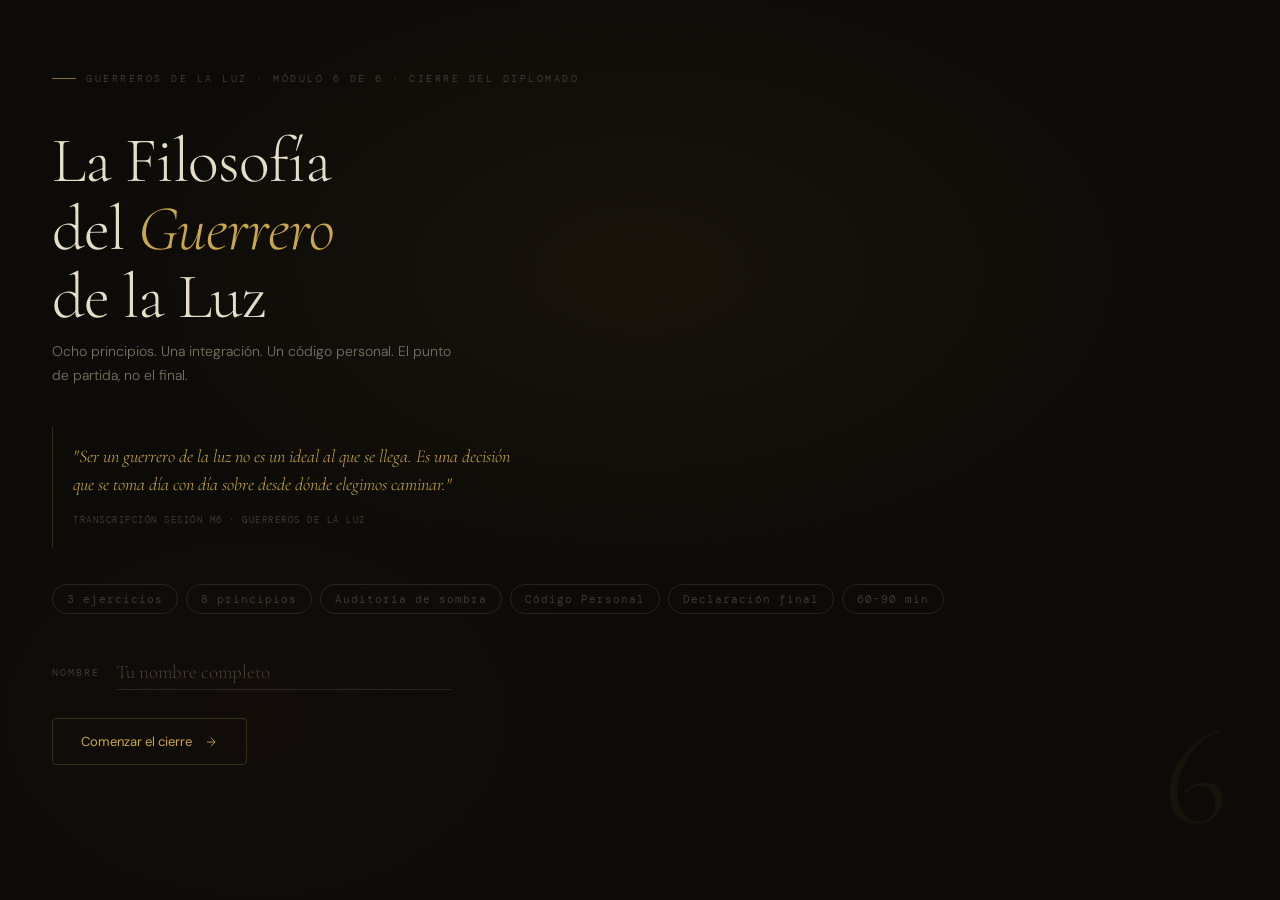
<file: cuadernillos/M6.html>
<!DOCTYPE html>
<html lang="es">
<head>
<meta charset="UTF-8">
<meta name="viewport" content="width=device-width, initial-scale=1.0">
<title>Cuadernillo M6 · Filosofía del Guerrero de la Luz · Guerreros de la Luz</title>
<link rel="preconnect" href="https://fonts.googleapis.com">
<link href="https://fonts.googleapis.com/css2?family=Cormorant+Garamond:ital,wght@0,300;0,400;0,600;1,300;1,400;1,600&family=DM+Mono:wght@300;400&family=DM+Sans:wght@300;400;500&display=swap" rel="stylesheet">
<style>
*,*::before,*::after{box-sizing:border-box;margin:0;padding:0}
:root{
  --bg:#0D0B08;--bg2:#141008;--bg3:#1C1710;--bg4:#26201A;
  --gold:#C8A84A;--gold-dim:#8A7030;--gold-faint:rgba(200,168,74,0.07);--gold-border:rgba(200,168,74,0.22);
  --parchment:#D8CCA8;--parchment-dim:#9A8E72;--parchment-faint:rgba(216,204,168,0.06);
  --ember:#A04830;--ember-faint:rgba(160,72,48,0.07);--ember-border:rgba(160,72,48,0.2);
  --text:#E4DEC8;--text-mid:#7A7262;--text-dim:#464038;
  --border:rgba(255,255,255,0.06);--border-mid:rgba(255,255,255,0.1);
  --radius:4px;--radius-lg:10px;
}
html{scroll-behavior:smooth}
body{background:var(--bg);color:var(--text);font-family:'DM Sans',sans-serif;font-weight:300;line-height:1.7;min-height:100vh}

/* ── COVER ── */
.cover{min-height:100vh;display:flex;flex-direction:column;justify-content:space-between;padding:60px 52px 52px;position:relative;overflow:hidden}
.cover::before{content:'';position:absolute;inset:0;background:radial-gradient(ellipse 60% 50% at 50% 30%,rgba(200,168,74,0.06) 0%,transparent 70%),radial-gradient(ellipse 40% 40% at 20% 80%,rgba(160,72,48,0.03) 0%,transparent 70%);pointer-events:none}
.c-top{position:relative}
.c-badge{display:inline-flex;align-items:center;gap:10px;font-family:'DM Mono',monospace;font-size:10px;letter-spacing:2.5px;color:var(--text-dim);text-transform:uppercase;margin-bottom:40px}
.c-badge::before{content:'';width:24px;height:1px;background:var(--gold-dim)}
.c-title{font-family:'Cormorant Garamond',serif;font-size:clamp(36px,7vw,64px);font-weight:300;line-height:1.06;letter-spacing:-1px;color:var(--text);margin-bottom:10px}
.c-title em{font-style:italic;color:var(--gold)}
.c-sub{font-size:14px;color:var(--text-mid);max-width:400px;line-height:1.65;margin-bottom:40px}
.c-quote{border-left:1px solid var(--gold-border);padding:16px 20px;margin-bottom:36px;max-width:480px}
.c-quote p{font-family:'Cormorant Garamond',serif;font-size:18px;font-style:italic;color:var(--gold);line-height:1.55;margin-bottom:6px}
.c-quote cite{font-family:'DM Mono',monospace;font-size:9px;letter-spacing:1.5px;color:var(--text-dim);font-style:normal;text-transform:uppercase}
.c-pills{display:flex;flex-wrap:wrap;gap:8px;margin-bottom:40px}
.c-pill{font-size:11px;font-family:'DM Mono',monospace;letter-spacing:1px;padding:5px 14px;border:1px solid var(--border-mid);border-radius:20px;color:var(--text-dim)}
.name-row{display:flex;align-items:center;gap:16px;max-width:400px;margin-bottom:28px}
.name-row label{font-family:'DM Mono',monospace;font-size:10px;letter-spacing:2px;text-transform:uppercase;color:var(--text-dim);white-space:nowrap}
.name-row input{flex:1;background:transparent;border:none;border-bottom:1px solid var(--border-mid);color:var(--text);font-family:'Cormorant Garamond',serif;font-size:19px;font-weight:300;padding:6px 0;outline:none;transition:border-color .3s}
.name-row input:focus{border-bottom-color:var(--gold)}
.name-row input::placeholder{color:var(--text-dim)}
.c-cta{display:inline-flex;align-items:center;gap:12px;padding:14px 28px;background:transparent;border:1px solid var(--gold-border);color:var(--gold);font-family:'DM Sans',sans-serif;font-size:13px;cursor:pointer;border-radius:var(--radius);transition:all .3s}
.c-cta:hover{background:var(--gold-faint)}
.c-cta svg{width:14px;height:14px}
.c-num{position:absolute;right:52px;bottom:52px;font-family:'Cormorant Garamond',serif;font-size:clamp(80px,18vw,140px);font-weight:300;color:rgba(200,168,74,0.05);line-height:1;user-select:none;pointer-events:none}

/* ── MAIN ── */
.main{display:none}.main.visible{display:block}

/* ── PROGRESS ── */
.prog{position:sticky;top:0;z-index:100;background:var(--bg);border-bottom:1px solid var(--border);padding:10px 52px;display:flex;align-items:center;gap:18px}
.prog-label{font-family:'DM Mono',monospace;font-size:9px;letter-spacing:2px;text-transform:uppercase;color:var(--text-dim);white-space:nowrap}
.prog-track{flex:1;height:1px;background:var(--border);position:relative}
.prog-fill{position:absolute;left:0;top:0;height:100%;background:var(--gold);transition:width .5s ease}
.prog-pct{font-family:'DM Mono',monospace;font-size:9px;color:var(--gold-dim)}

/* ── SECTION ── */
.section{max-width:700px;margin:0 auto;padding:80px 52px;border-bottom:1px solid var(--border);opacity:0;transform:translateY(24px);transition:opacity .65s,transform .65s}
.section.revealed{opacity:1;transform:none}
.s-eye{display:flex;align-items:center;gap:14px;margin-bottom:28px}
.s-num{font-family:'DM Mono',monospace;font-size:9px;letter-spacing:2px;color:var(--text-dim)}
.s-line{flex:1;height:1px;background:var(--border)}
.s-tag{font-family:'DM Mono',monospace;font-size:9px;letter-spacing:2px;text-transform:uppercase;padding:3px 10px;border-radius:20px}
.tag-principios{color:var(--gold);border:1px solid var(--gold-border)}
.tag-auditoria{color:var(--parchment-dim);border:1px solid rgba(216,204,168,0.2)}
.tag-codigo{color:var(--gold);border:1px solid var(--gold-border)}
.tag-declaracion{color:var(--ember);border:1px solid var(--ember-border)}
.s-title{font-family:'Cormorant Garamond',serif;font-size:clamp(28px,5vw,38px);font-weight:300;line-height:1.08;color:var(--text);margin-bottom:6px}
.s-title em{font-style:italic;color:var(--gold)}
.s-premise{font-family:'DM Mono',monospace;font-size:11px;letter-spacing:1px;color:var(--text-dim);margin-bottom:22px}
.s-intro{font-size:15px;color:var(--text-mid);line-height:1.78;margin-bottom:40px;padding-left:20px;border-left:1px solid var(--gold-border)}
.q-block{margin-bottom:34px}
.q-num{font-family:'DM Mono',monospace;font-size:9px;letter-spacing:2px;color:var(--text-dim);text-transform:uppercase;margin-bottom:8px}
.q-text{font-size:16px;color:var(--text);line-height:1.5;margin-bottom:12px;font-weight:300}
.q-hint{font-size:12px;color:var(--text-dim);line-height:1.6;margin-bottom:12px;font-style:italic}
textarea{width:100%;min-height:88px;background:var(--bg2);border:1px solid var(--border);border-radius:var(--radius);color:var(--text);font-family:'DM Sans',sans-serif;font-size:14px;font-weight:300;line-height:1.7;padding:14px 16px;resize:vertical;outline:none;transition:border-color .3s,background .3s}
textarea:focus{border-color:var(--gold-dim);background:var(--bg3)}
textarea::placeholder{color:var(--text-dim);font-style:italic}

/* ── 8 PRINCIPIOS ── */
.principios-grid{display:grid;grid-template-columns:1fr 1fr;gap:10px;margin-bottom:28px}
.principio-card{background:var(--bg2);border:1px solid var(--border);border-radius:var(--radius-lg);padding:16px 18px;transition:all .3s;cursor:default}
.principio-num{font-family:'DM Mono',monospace;font-size:9px;letter-spacing:2px;color:var(--gold-dim);margin-bottom:6px}
.principio-name{font-family:'Cormorant Garamond',serif;font-size:20px;font-weight:400;color:var(--text);margin-bottom:4px}
.principio-def{font-size:12px;color:var(--text-mid);line-height:1.55}
.principio-rating{display:flex;gap:6px;margin-top:10px}
.pr-dot{width:10px;height:10px;border-radius:50%;border:1px solid var(--border-mid);cursor:pointer;transition:all .2s;flex-shrink:0}
.pr-dot.lit{background:var(--gold);border-color:var(--gold)}
.pr-label{font-family:'DM Mono',monospace;font-size:9px;color:var(--text-dim);margin-top:4px;letter-spacing:1px}

/* ── AUDITORÍA DE SOMBRA ── */
.auditoria-rows{display:flex;flex-direction:column;gap:10px;margin-bottom:24px}
.auditoria-row{background:var(--bg2);border:1px solid var(--border);border-radius:var(--radius-lg);overflow:hidden}
.auditoria-head{padding:12px 18px;background:var(--bg3);border-bottom:1px solid var(--border);display:flex;align-items:center;gap:12px}
.auditoria-icon{width:7px;height:7px;border-radius:50%;flex-shrink:0;background:var(--gold-dim)}
.auditoria-title{font-size:13px;color:var(--text);font-weight:500}
.auditoria-cols{display:grid;grid-template-columns:1fr 1fr;gap:0}
.auditoria-col{padding:0;border-right:1px solid var(--border)}
.auditoria-col:last-child{border-right:none}
.auditoria-col-label{padding:8px 14px 4px;font-family:'DM Mono',monospace;font-size:8px;letter-spacing:2px;text-transform:uppercase;color:var(--text-dim)}
.auditoria-col textarea{border:none;background:transparent;min-height:60px;font-size:13px;padding:6px 14px 10px;border-radius:0}
.auditoria-col textarea:focus{background:var(--bg3);border:none}

/* ── TRIÁNGULO DE COHERENCIA ── */
.coherencia-check{display:grid;grid-template-columns:1fr 1fr;gap:10px;margin-bottom:20px}
.coh-check-item{background:var(--bg2);border:1px solid var(--border);border-radius:var(--radius);padding:14px 16px;display:flex;align-items:flex-start;gap:12px;cursor:pointer;transition:all .2s}
.coh-check-item:hover{border-color:var(--border-mid)}
.coh-check-item.checked{background:var(--gold-faint);border-color:var(--gold-border)}
.coh-cb{width:16px;height:16px;border-radius:3px;border:1px solid var(--border-mid);display:flex;align-items:center;justify-content:center;flex-shrink:0;margin-top:1px;transition:all .2s}
.coh-check-item.checked .coh-cb{background:var(--gold);border-color:var(--gold)}
.coh-cb-text{font-size:12px;color:var(--text-mid);line-height:1.5}
.coh-check-item.checked .coh-cb-text{color:var(--text)}

/* ── CÓDIGO PERSONAL ── */
.codigo-doc{background:var(--bg3);border:1px solid var(--gold-border);border-radius:var(--radius-lg);padding:32px 36px;margin-bottom:24px;position:relative}
.codigo-doc::before{content:'';position:absolute;inset:0;border-radius:var(--radius-lg);background:radial-gradient(ellipse 80% 60% at 50% 0%,rgba(200,168,74,0.04) 0%,transparent 70%);pointer-events:none}
.codigo-header{text-align:center;margin-bottom:28px;padding-bottom:20px;border-bottom:1px solid var(--gold-border)}
.codigo-eyebrow{font-family:'DM Mono',monospace;font-size:9px;letter-spacing:3px;text-transform:uppercase;color:var(--gold-dim);margin-bottom:8px}
.codigo-title{font-family:'Cormorant Garamond',serif;font-size:28px;font-weight:400;color:var(--text)}
.codigo-name-display{font-family:'Cormorant Garamond',serif;font-size:16px;font-style:italic;color:var(--gold);margin-top:4px}
.codigo-section{margin-bottom:20px}
.codigo-section-label{font-family:'DM Mono',monospace;font-size:9px;letter-spacing:2px;text-transform:uppercase;color:var(--gold-dim);margin-bottom:8px}
.codigo-section textarea{border-color:var(--border);background:var(--bg4)}
.codigo-section textarea:focus{border-color:var(--gold-dim);background:var(--bg3)}
.codigo-commitment{border-top:1px solid var(--gold-border);padding-top:20px;margin-top:8px;text-align:center}
.codigo-commitment-label{font-family:'DM Mono',monospace;font-size:9px;letter-spacing:2px;text-transform:uppercase;color:var(--text-dim);margin-bottom:12px}
.codigo-commitment-input{width:100%;background:transparent;border:none;border-bottom:1px solid var(--gold-border);color:var(--text);font-family:'Cormorant Garamond',serif;font-size:clamp(16px,3.5vw,22px);font-style:italic;font-weight:300;text-align:center;padding:10px 8px;outline:none;transition:border-color .3s}
.codigo-commitment-input:focus{border-bottom-color:var(--gold)}
.codigo-commitment-input::placeholder{color:var(--text-dim)}
.codigo-seal{font-family:'Cormorant Garamond',serif;font-size:32px;color:var(--gold);opacity:.3;margin-top:16px;line-height:1;text-align:center}

/* ── DECLARACIÓN FINAL ── */
.declaracion-wrap{background:var(--bg3);border:1px solid var(--gold-border);border-radius:var(--radius-lg);padding:32px;margin-bottom:28px;text-align:center;position:relative;overflow:hidden}
.declaracion-wrap::before{content:'◈';position:absolute;top:-20px;left:50%;transform:translateX(-50%);font-size:80px;color:var(--gold);opacity:.04;line-height:1;font-family:'Cormorant Garamond',serif}
.declaracion-label{font-family:'DM Mono',monospace;font-size:9px;letter-spacing:3px;text-transform:uppercase;color:var(--gold);margin-bottom:20px;display:block}
.declaracion-stem{font-family:'Cormorant Garamond',serif;font-size:20px;color:var(--text-mid);margin-bottom:14px;line-height:1.5}
.declaracion-input{width:100%;background:transparent;border:none;border-bottom:1px solid var(--gold-border);color:var(--text);font-family:'Cormorant Garamond',serif;font-size:clamp(18px,4vw,26px);font-style:italic;font-weight:300;text-align:center;padding:10px 8px;outline:none;transition:border-color .3s}
.declaracion-input:focus{border-bottom-color:var(--gold)}
.declaracion-input::placeholder{color:var(--text-dim)}
.declaracion-hint{font-size:11px;color:var(--text-dim);margin-top:14px;font-style:italic}
.declaracion-examples{display:flex;flex-direction:column;gap:8px;margin-bottom:20px}
.decl-example{display:flex;align-items:flex-start;gap:12px;padding:11px 14px;background:var(--bg2);border:1px solid var(--border);border-radius:var(--radius);cursor:pointer;transition:all .2s}
.decl-example:hover{border-color:var(--gold-border);background:var(--gold-faint)}
.decl-ex-num{font-family:'DM Mono',monospace;font-size:9px;color:var(--text-dim);flex-shrink:0;padding-top:2px}
.decl-ex-text{font-family:'Cormorant Garamond',serif;font-size:15px;font-style:italic;color:var(--text-mid);line-height:1.5}

/* ── COMPLETE / NAV ── */
.sec-complete{display:none;align-items:center;gap:12px;padding:14px 18px;background:var(--gold-faint);border:1px solid var(--gold-border);border-radius:var(--radius);margin-top:32px}
.sec-complete.visible{display:flex}
.sec-complete-icon{width:18px;height:18px;border-radius:50%;background:var(--gold);display:flex;align-items:center;justify-content:center;flex-shrink:0}
.sec-complete-text{font-size:13px;color:var(--gold)}
.sec-nav{display:flex;justify-content:flex-end;margin-top:32px}
.nav-btn{display:inline-flex;align-items:center;gap:10px;padding:12px 24px;background:transparent;border:1px solid var(--border-mid);color:var(--text-mid);font-family:'DM Sans',sans-serif;font-size:13px;cursor:pointer;border-radius:var(--radius);transition:all .3s}
.nav-btn:hover{border-color:var(--gold-border);color:var(--gold)}
.nav-btn svg{width:14px;height:14px}
.divider{display:flex;align-items:center;gap:16px;margin:32px 0}
.divider-line{flex:1;height:1px;background:var(--border)}
.divider-mark{font-family:'Cormorant Garamond',serif;font-size:16px;color:var(--text-dim)}

/* ── CIERRE TOTAL ── */
.cierre-total{max-width:700px;margin:0 auto;padding:80px 52px 120px;text-align:center}
.cierre-emblem{font-family:'Cormorant Garamond',serif;font-size:56px;color:var(--gold);opacity:.4;margin-bottom:20px;line-height:1}
.cierre-title{font-family:'Cormorant Garamond',serif;font-size:clamp(28px,5vw,40px);font-weight:300;color:var(--text);margin-bottom:20px;line-height:1.2}
.cierre-body{font-size:15px;color:var(--text-mid);line-height:1.85;max-width:520px;margin:0 auto 48px}
.diploma-card{background:var(--bg2);border:1px solid var(--gold-border);border-radius:var(--radius-lg);padding:36px;margin-bottom:32px;position:relative}
.diploma-card::before{content:'';position:absolute;inset:8px;border:1px solid rgba(200,168,74,0.08);border-radius:8px;pointer-events:none}
.diploma-eyebrow{font-family:'DM Mono',monospace;font-size:9px;letter-spacing:3px;text-transform:uppercase;color:var(--gold-dim);margin-bottom:16px}
.diploma-name{font-family:'Cormorant Garamond',serif;font-size:clamp(22px,4vw,32px);font-weight:300;color:var(--text);margin-bottom:8px}
.diploma-sub{font-size:13px;color:var(--text-mid);margin-bottom:24px}
.diploma-principles{display:flex;flex-wrap:wrap;gap:8px;justify-content:center;margin-bottom:24px}
.dp-pill{font-family:'DM Mono',monospace;font-size:9px;letter-spacing:2px;text-transform:uppercase;padding:5px 12px;border:1px solid var(--gold-border);border-radius:20px;color:var(--gold-dim)}
.diploma-declaration{font-family:'Cormorant Garamond',serif;font-size:18px;font-style:italic;color:var(--gold);line-height:1.6;padding:20px;border-top:1px solid var(--gold-border);margin-top:8px}
.diploma-seal{font-size:28px;color:var(--gold);opacity:.35;margin-top:16px;font-family:'Cormorant Garamond',serif}
.btn-row{display:flex;gap:12px;flex-wrap:wrap;justify-content:center;margin-top:8px}
.btn-p{display:inline-flex;align-items:center;gap:10px;padding:14px 32px;background:var(--gold-faint);border:1px solid var(--gold-border);color:var(--gold);font-family:'DM Sans',sans-serif;font-size:13px;cursor:pointer;border-radius:var(--radius);transition:all .3s}
.btn-p:hover{background:rgba(200,168,74,.12)}
.btn-s{display:inline-flex;align-items:center;gap:10px;padding:14px 28px;background:transparent;border:1px solid var(--border-mid);color:var(--text-mid);font-family:'DM Sans',sans-serif;font-size:13px;cursor:pointer;border-radius:var(--radius);transition:all .3s}
.btn-s:hover{color:var(--text)}

/* ── PRINT ── */
@media print{
  body{background:#fff;color:#1a1a1a}
  .prog,.nav-btn,.btn-row,.c-cta,.declaracion-examples,.decl-example{display:none!important}
  .cover{min-height:auto;page-break-after:always;background:#fff}
  .cover::before,.c-num{display:none}
  .c-title,.s-title,.cierre-title,.diploma-name,.codigo-title{color:#1a1a1a}
  .section{opacity:1!important;transform:none!important;border-bottom:1px solid #e0e0e0}
  textarea{color:#1a1a1a;background:#f8f8f8;border-color:#ddd}
  .principio-card,.auditoria-row,.codigo-doc,.declaracion-wrap,.diploma-card,.cierre-total{background:#f8f8f8;border-color:#ddd}
  .auditoria-head,.codigo-header,.diploma-card::before{background:#efefef}
  .coh-check-item.checked{background:#fef9ee;border-color:#C8A84A}
  .diploma-card::before{display:none}
}

/* ── RESPONSIVE ── */
@media(max-width:600px){
  .cover,.section,.cierre-total{padding:48px 24px}
  .prog{padding:10px 24px}
  .principios-grid{grid-template-columns:1fr}
  .coherencia-check{grid-template-columns:1fr}
  .auditoria-cols{grid-template-columns:1fr}
  .auditoria-col{border-right:none;border-bottom:1px solid var(--border)}
  .auditoria-col:last-child{border-bottom:none}
  .codigo-doc{padding:24px 20px}
  .c-num{font-size:80px;right:24px;bottom:36px}
  .name-row input{font-size:16px}
}
</style>
</head>
<body>

<!-- ═══ COVER ═══ -->
<section class="cover" id="cover">
  <div class="c-top">
    <div class="c-badge">Guerreros de la Luz · Módulo 6 de 6 · Cierre del Diplomado</div>
    <h1 class="c-title">La Filosofía<br>del <em>Guerrero</em><br>de la Luz</h1>
    <p class="c-sub">Ocho principios. Una integración. Un código personal. El punto de partida, no el final.</p>
    <div class="c-quote">
      <p>"Ser un guerrero de la luz no es un ideal al que se llega. Es una decisión que se toma día con día sobre desde dónde elegimos caminar."</p>
      <cite>Transcripción sesión M6 · Guerreros de la Luz</cite>
    </div>
    <div class="c-pills">
      <span class="c-pill">3 ejercicios</span>
      <span class="c-pill">8 principios</span>
      <span class="c-pill">Auditoría de sombra</span>
      <span class="c-pill">Código Personal</span>
      <span class="c-pill">Declaración final</span>
      <span class="c-pill">60–90 min</span>
    </div>
    <div class="name-row">
      <label for="nombre">Nombre</label>
      <input type="text" id="nombre" placeholder="Tu nombre completo" autocomplete="name">
    </div>
    <button class="c-cta" onclick="iniciar()">
      Comenzar el cierre
      <svg viewBox="0 0 24 24" fill="none" stroke="currentColor" stroke-width="1.5"><path d="M5 12h14M12 5l7 7-7 7"/></svg>
    </button>
  </div>
  <div class="c-num">6</div>
</section>

<!-- ═══ MAIN ═══ -->
<div class="main" id="main">
  <div class="prog">
    <span class="prog-label">Progreso — Módulo final</span>
    <div class="prog-track"><div class="prog-fill" id="prog-fill" style="width:0%"></div></div>
    <span class="prog-pct" id="prog-pct">0%</span>
  </div>

  <!-- ── EJ 1: LOS 8 PRINCIPIOS ── -->
  <section class="section" id="sec-1">
    <div class="s-eye"><span class="s-num">01</span><div class="s-line"></div><span class="s-tag tag-principios">Los 8 principios</span></div>
    <h2 class="s-title">Los cimientos<br>y el <em>rumbo</em></h2>
    <p class="s-premise">Toda persona vive con una filosofía — aunque no la nombre. La diferencia está en vivirla consciente o automáticamente.</p>
    <p class="s-intro">Este módulo une todo lo que has trabajado en los cinco anteriores. Los ocho principios no son mandamientos — son una forma concreta de colocarte frente a la vida cuando la realidad no coincide con lo que esperabas. Lee cada uno, califica honestamente dónde estás y escribe lo que te mueve de él.</p>

    <div class="principios-grid" id="principios-grid">
      <!-- Generados por JS -->
    </div>

    <div class="q-block">
      <div class="q-num">Reflexión</div>
      <p class="q-text">¿Con cuál de los ocho principios tienes la mayor deuda pendiente? ¿Por qué ese y no otro?</p>
      <textarea id="p-reflexion" placeholder="El principio con el que tengo más deuda es... porque..." oninput="saveAndUpdate()"></textarea>
    </div>

    <div class="sec-complete" id="complete-1">
      <div class="sec-complete-icon"><svg width="10" height="8" viewBox="0 0 10 8" fill="none"><path d="M1 4l3 3 5-6" stroke="white" stroke-width="1.5" stroke-linecap="round" stroke-linejoin="round"/></svg></div>
      <span class="sec-complete-text">Ejercicio 1 completado — los ocho principios mapeados.</span>
    </div>
    <div class="sec-nav">
      <button class="nav-btn" onclick="goTo('sec-2')">Siguiente<svg viewBox="0 0 24 24" fill="none" stroke="currentColor" stroke-width="1.5"><path d="M5 12h14M12 5l7 7-7 7"/></svg></button>
    </div>
  </section>

  <!-- ── EJ 2: AUDITORÍA DE SOMBRA + COHERENCIA ── -->
  <section class="section" id="sec-2">
    <div class="s-eye"><span class="s-num">02</span><div class="s-line"></div><span class="s-tag tag-auditoria">Auditoría de sombra</span></div>
    <h2 class="s-title">Realidad objetiva<br>vs. <em>historia narrativa</em></h2>
    <p class="s-premise">La sombra no es lo que eres. Es lo que llevas negando que eres.</p>
    <p class="s-intro">Integrar la sombra psicológica no es exhibirla — es reconocerla para que no te dirija desde la oscuridad. Para cada área, escribe la realidad objetiva (lo que realmente pasa, sin adornos) y la historia narrativa (lo que te cuentas sobre eso para no hacerte cargo). La diferencia entre ambas es el tamaño de tu zona ciega.</p>

    <div class="auditoria-rows">
      <div class="auditoria-row">
        <div class="auditoria-head"><div class="auditoria-icon"></div><span class="auditoria-title">En mi liderazgo</span></div>
        <div class="auditoria-cols">
          <div class="auditoria-col">
            <div class="auditoria-col-label">Realidad objetiva</div>
            <textarea id="au1-real" placeholder="Lo que objetivamente ocurre es..." oninput="saveAndUpdate()"></textarea>
          </div>
          <div class="auditoria-col">
            <div class="auditoria-col-label">Historia narrativa</div>
            <textarea id="au1-hist" placeholder="La historia que me cuento es..." oninput="saveAndUpdate()"></textarea>
          </div>
        </div>
      </div>
      <div class="auditoria-row">
        <div class="auditoria-head"><div class="auditoria-icon"></div><span class="auditoria-title">En mis relaciones más cercanas</span></div>
        <div class="auditoria-cols">
          <div class="auditoria-col">
            <div class="auditoria-col-label">Realidad objetiva</div>
            <textarea id="au2-real" placeholder="Lo que objetivamente ocurre es..." oninput="saveAndUpdate()"></textarea>
          </div>
          <div class="auditoria-col">
            <div class="auditoria-col-label">Historia narrativa</div>
            <textarea id="au2-hist" placeholder="La historia que me cuento es..." oninput="saveAndUpdate()"></textarea>
          </div>
        </div>
      </div>
      <div class="auditoria-row">
        <div class="auditoria-head"><div class="auditoria-icon"></div><span class="auditoria-title">Conmigo mismo</span></div>
        <div class="auditoria-cols">
          <div class="auditoria-col">
            <div class="auditoria-col-label">Realidad objetiva</div>
            <textarea id="au3-real" placeholder="Lo que objetivamente ocurre es..." oninput="saveAndUpdate()"></textarea>
          </div>
          <div class="auditoria-col">
            <div class="auditoria-col-label">Historia narrativa</div>
            <textarea id="au3-hist" placeholder="La historia que me cuento es..." oninput="saveAndUpdate()"></textarea>
          </div>
        </div>
      </div>
    </div>

    <div class="divider"><div class="divider-line"></div><span class="divider-mark">◈</span><div class="divider-line"></div></div>

    <div class="q-block">
      <div class="q-num">Triángulo de coherencia</div>
      <p class="q-text">Coherencia no es perfección — es reducir la distancia entre lo que piensas, lo que dices y lo que haces. Marca lo que ya está alineado en ti:</p>
    </div>

    <div class="coherencia-check" id="coherencia-checks">
      <!-- Generados por JS -->
    </div>

    <div class="q-block">
      <div class="q-num">El liderazgo prescindible</div>
      <p class="q-text">Un líder maduro sabe que su trabajo es volverse prescindible — que el sistema funcione sin necesitar que él esté en todas partes. ¿Dónde eres prescindible hoy? ¿Dónde te sigue necesitando el sistema porque no has formado a nadie más?</p>
      <textarea id="p-prescindible" placeholder="Soy prescindible en... pero el sistema me sigue necesitando en... porque no he..." oninput="saveAndUpdate()" style="min-height:90px"></textarea>
    </div>

    <div class="sec-complete" id="complete-2">
      <div class="sec-complete-icon"><svg width="10" height="8" viewBox="0 0 10 8" fill="none"><path d="M1 4l3 3 5-6" stroke="white" stroke-width="1.5" stroke-linecap="round" stroke-linejoin="round"/></svg></div>
      <span class="sec-complete-text">Ejercicio 2 completado — auditoría de sombra hecha.</span>
    </div>
    <div class="sec-nav">
      <button class="nav-btn" onclick="goTo('sec-3')">Último ejercicio<svg viewBox="0 0 24 24" fill="none" stroke="currentColor" stroke-width="1.5"><path d="M5 12h14M12 5l7 7-7 7"/></svg></button>
    </div>
  </section>

  <!-- ── EJ 3: CÓDIGO PERSONAL + DECLARACIÓN FINAL ── -->
  <section class="section" id="sec-3">
    <div class="s-eye"><span class="s-num">03</span><div class="s-line"></div><span class="s-tag tag-codigo">Código Personal</span></div>
    <h2 class="s-title">El Código Personal<br>del <em>Guerrero</em></h2>
    <p class="s-premise">No es un ideal inalcanzable. Es una filosofía habitable — una vida que yo pueda sostener.</p>
    <p class="s-intro">Este es el documento de integración de los seis módulos. No se construye de una vez — se refina con el tiempo. Lo que escribas hoy es el primer borrador honesto de quién eres y desde dónde vas a elegir caminar. No tiene que sonar perfecto. Tiene que sonar tuyo.</p>

    <div class="codigo-doc">
      <div class="codigo-header">
        <div class="codigo-eyebrow">Código Personal del Guerrero</div>
        <div class="codigo-title">Filosofía de vida</div>
        <div class="codigo-name-display" id="codigo-name-display">—</div>
      </div>

      <div class="codigo-section">
        <div class="codigo-section-label">Mi verdad sobre quién soy (sin el rol, sin el título)</div>
        <textarea id="cod-quien" placeholder="Soy una persona que..." oninput="updateCodigo();saveAndUpdate()" style="min-height:80px"></textarea>
      </div>

      <div class="codigo-section">
        <div class="codigo-section-label">Lo que ya no voy a negociar (mis no negociables integrados)</div>
        <textarea id="cod-noneg" placeholder="Ya no estoy dispuesto/a a..." oninput="saveAndUpdate()" style="min-height:72px"></textarea>
      </div>

      <div class="codigo-section">
        <div class="codigo-section-label">El patrón que integro — la sombra que reconozco y ya no niego</div>
        <textarea id="cod-sombra" placeholder="Reconozco en mí el patrón de... y lo integro así..." oninput="saveAndUpdate()" style="min-height:72px"></textarea>
      </div>

      <div class="codigo-section">
        <div class="codigo-section-label">Cómo me relaciono con el dolor, el error y el límite</div>
        <textarea id="cod-dolor" placeholder="Cuando llega el dolor, mi postura es..." oninput="saveAndUpdate()" style="min-height:72px"></textarea>
      </div>

      <div class="codigo-section">
        <div class="codigo-section-label">Mi compromiso de permanencia — qué haré cuando quiera huir</div>
        <textarea id="cod-permanencia" placeholder="Cuando quiera escapar o reaccionar, me comprometo a..." oninput="saveAndUpdate()" style="min-height:72px"></textarea>
      </div>

      <div class="codigo-commitment">
        <div class="codigo-commitment-label">Para mí, hoy ser un Guerrero de la Luz es</div>
        <input class="codigo-commitment-input" id="cod-declaracion" type="text" placeholder="completar esta frase con tus palabras..." oninput="saveAndUpdate()">
        <div class="codigo-seal">◈</div>
      </div>
    </div>

    <div class="divider"><div class="divider-line"></div><span class="divider-mark">◈</span><div class="divider-line"></div></div>

    <div class="q-block">
      <div class="q-num">Declaración de cierre del diplomado</div>
      <p class="q-text">Toca una frase de referencia o escribe la tuya. Esta es la frase ancla con la que cierras los seis módulos.</p>
    </div>

    <div class="declaracion-examples">
      <div class="decl-example" onclick="usarDecl('elegir la calma en lugar de tener la razón.')">
        <span class="decl-ex-num">01</span>
        <span class="decl-ex-text">"Para mí hoy ser un guerrero de la luz es elegir la calma en lugar de tener la razón."</span>
      </div>
      <div class="decl-example" onclick="usarDecl('asumir mi responsabilidad sin hundirme en la culpa.')">
        <span class="decl-ex-num">02</span>
        <span class="decl-ex-text">"Para mí hoy ser un guerrero de la luz es asumir mi responsabilidad sin hundirme en la culpa."</span>
      </div>
      <div class="decl-example" onclick="usarDecl('ocupar mi lugar aunque el caos me invite a salir de él.')">
        <span class="decl-ex-num">03</span>
        <span class="decl-ex-text">"Para mí hoy ser un guerrero de la luz es ocupar mi lugar aunque el caos me invite a salir de él."</span>
      </div>
      <div class="decl-example" onclick="usarDecl('hacer la pausa antes de reaccionar — cada vez que cueste.')">
        <span class="decl-ex-num">04</span>
        <span class="decl-ex-text">"Para mí hoy ser un guerrero de la luz es hacer la pausa antes de reaccionar — cada vez que cueste."</span>
      </div>
      <div class="decl-example" onclick="usarDecl('tratar mi mente como un lugar seguro para mí mismo.')">
        <span class="decl-ex-num">05</span>
        <span class="decl-ex-text">"Para mí hoy ser un guerrero de la luz es tratar mi mente como un lugar seguro para mí mismo."</span>
      </div>
    </div>

    <div class="declaracion-wrap">
      <span class="declaracion-label">Mi declaración — la que cierra los seis módulos</span>
      <div class="declaracion-stem">Para mí hoy ser un guerrero de la luz es</div>
      <input class="declaracion-input" id="declaracion-final" type="text" placeholder="escribe tu declaración aquí..." oninput="saveAndUpdate()">
      <div class="declaracion-hint">Esta frase se convierte en tu ancla personal. Un recordatorio para los momentos de duda.</div>
    </div>

    <div class="q-block">
      <div class="q-num">Práctica de permanencia — compromiso de cierre</div>
      <p class="q-text">La permanencia es el octavo principio: sostener el proceso sin salir huyendo. Esta semana, tu práctica es respirar tres veces antes de huir o reaccionar ante cualquier situación de incomodidad.</p>
      <p class="q-hint">¿En qué situación específica de esta semana vas a necesitar ese compromiso?</p>
      <textarea id="perm-compromiso" placeholder="Voy a necesitar el compromiso de permanencia cuando..." oninput="saveAndUpdate()" style="min-height:72px"></textarea>
    </div>

    <div class="sec-complete" id="complete-3">
      <div class="sec-complete-icon"><svg width="10" height="8" viewBox="0 0 10 8" fill="none"><path d="M1 4l3 3 5-6" stroke="white" stroke-width="1.5" stroke-linecap="round" stroke-linejoin="round"/></svg></div>
      <span class="sec-complete-text">Diplomado completado — seis módulos, un código, una decisión diaria.</span>
    </div>
    <div class="sec-nav">
      <button class="nav-btn" onclick="goTo('sec-cierre')">Ver mi diploma de integración<svg viewBox="0 0 24 24" fill="none" stroke="currentColor" stroke-width="1.5"><path d="M5 12h14M12 5l7 7-7 7"/></svg></button>
    </div>
  </section>

  <!-- ── CIERRE TOTAL ── -->
  <section class="section cierre-total" id="sec-cierre">
    <div class="cierre-emblem">◈</div>
    <h2 class="cierre-title">Diplomado de Liderazgo Consciente<br><em>completado</em></h2>
    <p class="cierre-body">Este análisis no es un punto final. Es una redefinición del punto de partida. Los seis módulos, los ejercicios, la incomodidad, las respuestas honestas — todo eso fue el trabajo. Lo que sigue es vivirlo.</p>

    <div class="diploma-card">
      <div class="diploma-eyebrow">Guerreros de la Luz · Diplomado de Liderazgo Consciente</div>
      <div class="diploma-name" id="d-nombre">—</div>
      <div class="diploma-sub">ha completado los seis módulos del diplomado</div>
      <div class="diploma-principles">
        <span class="dp-pill">Realidad</span>
        <span class="dp-pill">Responsabilidad</span>
        <span class="dp-pill">Coherencia</span>
        <span class="dp-pill">Presencia</span>
        <span class="dp-pill">Sentido</span>
        <span class="dp-pill">Humildad</span>
        <span class="dp-pill">Servicio</span>
        <span class="dp-pill">Permanencia</span>
      </div>
      <div class="diploma-declaration" id="d-declaracion">—</div>
      <div class="diploma-seal">◈</div>
    </div>

    <div class="btn-row">
      <button class="btn-p" onclick="window.print()">
        <svg width="14" height="14" viewBox="0 0 24 24" fill="none" stroke="currentColor" stroke-width="1.5"><path d="M6 9V2h12v7M6 18H4a2 2 0 01-2-2v-5a2 2 0 012-2h16a2 2 0 012 2v5a2 2 0 01-2 2h-2M6 14h12v8H6z"/></svg>
        Imprimir / Guardar PDF
      </button>
      <button class="btn-s" onclick="resetAll()">
        <svg width="14" height="14" viewBox="0 0 24 24" fill="none" stroke="currentColor" stroke-width="1.5"><path d="M3 12a9 9 0 109-9"/></svg>
        Nuevo intento
      </button>
    </div>
  </section>
</div>

<script>
const KEY='gdl_m6_v1';

/* ── PRINCIPIOS DATA ── */
const PRINCIPIOS=[
  {num:'01',name:'Realidad',def:'Ver sin huir. La realidad no castiga ni premia — solo muestra. Negarla genera fantasía; aceptarla es el primer acto de libertad.'},
  {num:'02',name:'Responsabilidad',def:'No todo fue tu elección, pero tu respuesta sí es tu responsabilidad. Dejar la culpa. Asumir la autoría.'},
  {num:'03',name:'Coherencia',def:'No es ser perfecto — es reducir la distancia entre lo que piensas, sientes, dices y haces para evitar el desgaste interno.'},
  {num:'04',name:'Presencia',def:'Estar donde estás, cuando estás. La atención al presente disminuye la reactividad y amplía la capacidad de respuesta consciente.'},
  {num:'05',name:'Sentido',def:'Tener una dirección — no una meta. El sentido sostiene cuando el camino duele. Sin él, la crisis existencial llega.'},
  {num:'06',name:'Humildad',def:'Volver a la realidad. Sentirse omnipotente es solo una defensa. Ponerle nombre a lo que no sé, no puedo y necesito.'},
  {num:'07',name:'Servicio',def:'Servir desde la plenitud, no desde la herida. Poder decir sí con todo el compromiso — o decir no con claridad y respeto.'},
  {num:'08',name:'Permanencia',def:'Sostener el proceso sin salir huyendo. Respirar, mantener contacto, aguantar el silencio. Un acto de autorregulación y amor propio.'}
];

const COHERENCIA_ITEMS=[
  'Admito mis errores sin justificarlos','Mis no negociables están claros','Digo no cuando es necesario sin explicarme de más','Reconozco mis patrones sin negarlos','Me trato con autocompasión cuando me equivoco','Ocupo mi lugar sin invadir el ajeno','Hago la pausa antes de reaccionar','Mi servicio nace de la plenitud, no del agotamiento'
];

let ratings={};
let cohChecks=new Set();

/* ── BUILD UI ── */
function buildPrincipios(){
  const grid=document.getElementById('principios-grid');
  if(!grid)return;
  grid.innerHTML='';
  PRINCIPIOS.forEach(p=>{
    const card=document.createElement('div');
    card.className='principio-card';
    card.innerHTML=`
      <div class="principio-num">${p.num}</div>
      <div class="principio-name">${p.name}</div>
      <div class="principio-def">${p.def}</div>
      <div class="principio-rating" id="pr-${p.num}"></div>
      <div class="pr-label">¿Qué tan vivo está en ti ahora?</div>
    `;
    grid.appendChild(card);
    const rWrap=document.getElementById('pr-'+p.num);
    for(let i=1;i<=5;i++){
      const d=document.createElement('div');
      d.className='pr-dot';
      d.title=i+'/5';
      const key='pr-'+p.num;
      d.onclick=()=>setRating(key,i);
      d.id='prd-'+p.num+'-'+i;
      rWrap.appendChild(d);
    }
    renderRating('pr-'+p.num,ratings['pr-'+p.num]||0);
  });
}

function setRating(key,val){
  ratings[key]=val;
  renderRating(key,val);
  saveAndUpdate();
}
function renderRating(key,val){
  for(let i=1;i<=5;i++){
    const d=document.getElementById('prd-'+key.replace('pr-','')+'-'+i);
    if(d)d.classList.toggle('lit',i<=val);
  }
}

function buildCoherencia(){
  const wrap=document.getElementById('coherencia-checks');
  if(!wrap)return;
  wrap.innerHTML='';
  COHERENCIA_ITEMS.forEach((txt,i)=>{
    const div=document.createElement('div');
    div.className='coh-check-item'+(cohChecks.has(i)?' checked':'');
    div.innerHTML=`<div class="coh-cb"><svg width="8" height="6" viewBox="0 0 8 6" fill="none"><path d="M1 3l2 2 4-4" stroke="white" stroke-width="1.5" stroke-linecap="round" stroke-linejoin="round"/></svg></div><div class="coh-cb-text">${txt}</div>`;
    div.onclick=()=>{
      if(cohChecks.has(i))cohChecks.delete(i);else cohChecks.add(i);
      div.classList.toggle('checked');
      saveAndUpdate();
    };
    wrap.appendChild(div);
  });
}

/* ── DECLARACIÓN ── */
function usarDecl(txt){
  const el=document.getElementById('declaracion-final');
  const cod=document.getElementById('cod-declaracion');
  if(el){el.value=txt;saveAndUpdate()}
  if(cod&&!cod.value){cod.value=txt;saveAndUpdate()}
}
function updateCodigo(){
  const n=document.getElementById('nombre')?.value||'—';
  const el=document.getElementById('codigo-name-display');
  if(el)el.textContent=n;
}

/* ── SAVE / LOAD ── */
function getData(){
  const d={nombre:document.getElementById('nombre')?.value||'',ratings,cohChecks:Array.from(cohChecks)};
  document.querySelectorAll('textarea[id],input[id]').forEach(el=>{
    if(el.id&&el.id!=='nombre')d[el.id]=el.value;
  });
  return d;
}
function saveAndUpdate(){
  try{localStorage.setItem(KEY,JSON.stringify(getData()))}catch(e){}
  updateProgress();updateSummary();updateCodigo();
}
function loadSaved(){
  try{
    const s=JSON.parse(localStorage.getItem(KEY)||'{}');
    Object.keys(s).forEach(k=>{
      const el=document.getElementById(k);
      if(el&&(el.tagName==='TEXTAREA'||el.tagName==='INPUT'))el.value=s[k];
    });
    if(s.ratings){Object.assign(ratings,s.ratings);PRINCIPIOS.forEach(p=>renderRating('pr-'+p.num,ratings['pr-'+p.num]||0))}
    if(s.cohChecks&&Array.isArray(s.cohChecks)){s.cohChecks.forEach(i=>{cohChecks.add(i);const items=document.querySelectorAll('.coh-check-item');if(items[i])items[i].classList.add('checked')})}
  }catch(e){}
}

/* ── PROGRESS ── */
function updateProgress(){
  const ids=['p-reflexion','au1-real','au1-hist','au2-real','au2-hist','au3-real','au3-hist','p-prescindible','cod-quien','cod-noneg','cod-sombra','cod-dolor','cod-permanencia','declaracion-final','perm-compromiso'];
  const filled=ids.filter(id=>{const el=document.getElementById(id);return el&&el.value.trim().length>4}).length;
  const rFilled=Object.values(ratings).filter(v=>v>0).length;
  const total=ids.length+8;
  const pct=Math.round(((filled+rFilled)/total)*100);
  document.getElementById('prog-fill').style.width=pct+'%';
  document.getElementById('prog-pct').textContent=pct+'%';
  checkSec(1,['p-reflexion']);
  checkSec(2,['au1-real','au1-hist','p-prescindible']);
  checkSec(3,['cod-quien','cod-noneg','declaracion-final']);
}
function checkSec(n,ids){
  const done=ids.every(id=>{const el=document.getElementById(id);return el&&el.value.trim().length>4});
  document.getElementById('complete-'+n)?.classList.toggle('visible',done);
}

/* ── SUMMARY ── */
function updateSummary(){
  const nombre=document.getElementById('nombre')?.value||'—';
  setText('d-nombre',nombre);
  const decl=document.getElementById('declaracion-final')?.value;
  setText('d-declaracion',decl?'Para mí hoy ser un guerrero de la luz es '+decl:'—');
}
function setText(id,v){const el=document.getElementById(id);if(el)el.textContent=v}

/* ── REVEAL / NAV ── */
function revealSections(){
  const secs=document.querySelectorAll('.section');
  const obs=new IntersectionObserver(entries=>{entries.forEach(e=>{if(e.isIntersecting){e.target.classList.add('revealed');obs.unobserve(e.target)}})},{threshold:.04});
  secs.forEach(s=>obs.observe(s));
  setTimeout(()=>secs[0]?.classList.add('revealed'),80);
}
function goTo(id){
  const el=document.getElementById(id);
  if(el){el.classList.add('revealed');window.scrollTo({top:el.getBoundingClientRect().top+window.scrollY-80,behavior:'smooth'})}
}

/* ── START / RESET ── */
function iniciar(){
  const n=document.getElementById('nombre').value.trim();
  if(!n){document.getElementById('nombre').focus();return}
  document.getElementById('cover').style.display='none';
  document.getElementById('main').classList.add('visible');
  buildPrincipios();buildCoherencia();
  loadSaved();revealSections();saveAndUpdate();updateCodigo();
}
function resetAll(){
  if(!confirm('¿Borrar todas las respuestas del módulo final?'))return;
  try{localStorage.removeItem(KEY)}catch(e){}
  document.querySelectorAll('textarea,input[type=text]').forEach(el=>el.value='');
  ratings={};cohChecks=new Set();
  buildPrincipios();buildCoherencia();
  saveAndUpdate();window.scrollTo({top:0,behavior:'smooth'});
}
window.addEventListener('beforeunload',saveAndUpdate);
</script>
</body>
</html>
</file>
<file: styles.css>
/* ==========================================================
   FGDLL · Portal de Líderes
   Diseño institucional compartido: landing, portal y ética
   Paleta oficial: #042f66 · #f2ad00 · #1d1d1b · #ffffff
   ========================================================== */

:root {
  --azul: #042f66;
  --azul-2: #073d83;
  --azul-3: #eef5ff;
  --dorado: #f2ad00;
  --dorado-2: #ffd15c;
  --negro: #1d1d1b;
  --blanco: #ffffff;
  --gris-50: #f8fafc;
  --gris-100: #f1f5f9;
  --gris-200: #e2e8f0;
  --gris-500: #64748b;
  --gris-700: #334155;
  --rojo: #b91c1c;
  --verde: #047857;
  --radius-lg: 28px;
  --radius: 18px;
  --radius-sm: 12px;
  --shadow: 0 18px 48px rgba(4, 47, 102, .10);
  --shadow-soft: 0 10px 28px rgba(29, 29, 27, .08);
  --max: 1180px;
  --ease: 180ms ease;
}

* { box-sizing: border-box; }
html { scroll-behavior: smooth; }
@media (prefers-reduced-motion: reduce) { html { scroll-behavior: auto; } *, *::before, *::after { animation: none !important; transition: none !important; } }

body {
  margin: 0;
  font-family: system-ui, -apple-system, BlinkMacSystemFont, "Segoe UI", sans-serif;
  color: var(--negro);
  background: linear-gradient(180deg, #fff 0%, #f7fbff 46%, #fff 100%);
  line-height: 1.6;
  overflow-x: hidden;
}

body.portal-page { background: #f6f8fb; }
body.ethics-page { background: #f8fafc; }

a { color: inherit; text-decoration: none; }
button, input, textarea, select { font: inherit; }
button { cursor: pointer; }
img, svg { max-width: 100%; }

.container { width: min(var(--max), calc(100% - 40px)); margin: 0 auto; }
.section { padding: 88px 0; }
.section-tight { padding: 58px 0; }
.section-blue { background: linear-gradient(135deg, var(--azul), var(--azul-2)); color: var(--blanco); }
.section-soft { background: linear-gradient(180deg, rgba(4, 47, 102, .045), rgba(242, 173, 0, .035)); }

.skip-link { position: absolute; left: -999px; top: 10px; background: var(--azul); color: #fff; padding: 10px 14px; border-radius: 10px; z-index: 999; }
.skip-link:focus { left: 10px; }

/* Header */
.site-header {
  position: sticky;
  top: 0;
  z-index: 50;
  background: rgba(255,255,255,.88);
  backdrop-filter: blur(18px);
  border-bottom: 1px solid rgba(4,47,102,.10);
  transition: box-shadow var(--ease), background var(--ease);
}
.site-header.scrolled { box-shadow: 0 8px 30px rgba(4,47,102,.10); background: rgba(255,255,255,.96); }
.header-inner { min-height: 78px; display: flex; align-items: center; justify-content: space-between; gap: 20px; }
.brand { display: inline-flex; align-items: center; gap: 12px; min-width: 0; }
.brand-mark { width: 46px; height: 46px; border-radius: 16px; background: var(--azul); position: relative; box-shadow: 0 8px 18px rgba(4,47,102,.20); flex: 0 0 auto; }
.brand-mark::before, .brand-mark::after { content: ""; position: absolute; inset: 13px; background: var(--dorado); border-radius: 4px; transform: rotate(45deg); }
.brand-mark::after { transform: rotate(0deg); opacity: .92; }
.brand-name { display: block; font-weight: 850; color: var(--azul); line-height: 1.1; letter-spacing: -.02em; }
.brand-sub { display: block; color: var(--gris-500); font-size: .82rem; margin-top: 2px; white-space: nowrap; }
.nav { display: flex; align-items: center; gap: 4px; }
.nav a { padding: 10px 12px; border-radius: 999px; font-size: .92rem; font-weight: 700; color: var(--gris-700); transition: background var(--ease), color var(--ease); }
.nav a:hover, .nav a.active, .nav a[aria-current="true"] { background: var(--azul-3); color: var(--azul); }
.nav-toggle { display: none; width: 44px; height: 44px; border: 1px solid rgba(4,47,102,.18); background: #fff; border-radius: 14px; align-items: center; justify-content: center; flex-direction: column; gap: 5px; }
.nav-toggle span { display: block; width: 20px; height: 2px; background: var(--azul); border-radius: 999px; transition: transform var(--ease), opacity var(--ease); }
.nav-toggle.open span:nth-child(1) { transform: translateY(7px) rotate(45deg); }
.nav-toggle.open span:nth-child(2) { opacity: 0; }
.nav-toggle.open span:nth-child(3) { transform: translateY(-7px) rotate(-45deg); }
.nav-mobile { display: none; padding: 0 20px 18px; border-top: 1px solid var(--gris-200); background: #fff; }
.nav-mobile.open { display: grid; gap: 8px; }
.nav-mobile a { padding: 12px 14px; border-radius: 14px; font-weight: 750; color: var(--azul); background: #f8fafc; }

/* Buttons */
.btn { display: inline-flex; align-items: center; justify-content: center; gap: 10px; border-radius: 999px; padding: 14px 20px; border: 1px solid transparent; font-weight: 850; line-height: 1; transition: transform var(--ease), box-shadow var(--ease), background var(--ease), color var(--ease), border-color var(--ease); }
.btn:hover { transform: translateY(-2px); }
.btn:focus-visible, .chip:focus-visible, .nav-toggle:focus-visible, .form-field:focus { outline: 3px solid rgba(242,173,0,.45); outline-offset: 2px; }
.btn-primary { background: var(--dorado); color: var(--negro); box-shadow: 0 14px 28px rgba(242,173,0,.25); }
.btn-primary:hover { background: var(--dorado-2); box-shadow: 0 18px 34px rgba(242,173,0,.32); }
.btn-blue { background: var(--azul); color: #fff; box-shadow: 0 14px 28px rgba(4,47,102,.18); }
.btn-blue:hover { background: var(--azul-2); }
.btn-outline { background: #fff; color: var(--azul); border-color: rgba(4,47,102,.20); }
.btn-outline:hover { border-color: var(--azul); box-shadow: var(--shadow-soft); }
.btn-light { background: rgba(255,255,255,.12); color: #fff; border-color: rgba(255,255,255,.30); }
.btn-light:hover { background: rgba(255,255,255,.18); }
.btn-sm { padding: 10px 14px; font-size: .88rem; }
.btn-block { width: 100%; }

/* Hero */
.hero { position: relative; padding: 92px 0 78px; overflow: hidden; }
.hero::before { content: ""; position: absolute; width: 680px; height: 680px; right: -260px; top: -320px; background: radial-gradient(circle, rgba(242,173,0,.22), transparent 66%); pointer-events: none; }
.hero::after { content: ""; position: absolute; width: 680px; height: 680px; left: -340px; bottom: -360px; background: radial-gradient(circle, rgba(4,47,102,.16), transparent 65%); pointer-events: none; }
.hero-grid { position: relative; z-index: 1; display: grid; grid-template-columns: 1.05fr .95fr; gap: 48px; align-items: center; }
.kicker { display: inline-flex; align-items: center; gap: 8px; background: var(--azul-3); color: var(--azul); border: 1px solid rgba(4,47,102,.12); border-radius: 999px; padding: 8px 12px; font-weight: 850; font-size: .84rem; }
.kicker::before { content: ""; width: 9px; height: 9px; border-radius: 999px; background: var(--dorado); box-shadow: 0 0 0 5px rgba(242,173,0,.16); }
.hero-title { margin: 18px 0 14px; color: var(--azul); font-size: clamp(2.65rem, 6vw, 5.2rem); line-height: .98; letter-spacing: -.06em; }
.hero-title span { color: var(--negro); }
.hero-sub { color: var(--negro); font-size: clamp(1.15rem, 2vw, 1.45rem); font-weight: 800; margin: 0 0 14px; max-width: 680px; }
.hero-text { color: var(--gris-700); max-width: 670px; font-size: 1.03rem; margin: 0 0 26px; }
.hero-actions { display: flex; flex-wrap: wrap; gap: 12px; align-items: center; }
.hero-note { color: var(--gris-500); font-size: .9rem; margin-top: 14px; }
.stats-row { display: grid; grid-template-columns: repeat(4, 1fr); gap: 12px; margin-top: 30px; max-width: 720px; }
.stat { background: #fff; border: 1px solid rgba(4,47,102,.10); border-radius: 18px; padding: 16px; box-shadow: var(--shadow-soft); }
.stat-num { color: var(--azul); font-weight: 900; font-size: 1.45rem; line-height: 1; }
.stat-label { margin-top: 5px; color: var(--gris-500); font-weight: 700; font-size: .78rem; }

.mockup { background: rgba(255,255,255,.78); border: 1px solid rgba(4,47,102,.12); border-radius: 30px; padding: 16px; box-shadow: var(--shadow); backdrop-filter: blur(14px); transform: rotate(1.2deg); }
.mockup-window { background: #fff; border-radius: 22px; overflow: hidden; border: 1px solid var(--gris-200); transform: rotate(-1.2deg); }
.mockup-top { display: flex; justify-content: space-between; align-items: center; padding: 14px 16px; background: var(--azul); color: #fff; }
.dots { display: flex; gap: 6px; }
.dots span { width: 9px; height: 9px; border-radius: 999px; background: rgba(255,255,255,.52); }
.mockup-title { font-weight: 850; font-size: .82rem; }
.mockup-body { padding: 18px; display: grid; gap: 14px; }
.mockup-card { border: 1px solid var(--gris-200); border-radius: 18px; padding: 16px; background: linear-gradient(180deg, #fff, #fbfdff); }
.mockup-card strong { display: block; color: var(--azul); }
.mockup-line { height: 8px; border-radius: 999px; background: var(--gris-200); margin-top: 10px; overflow: hidden; }
.mockup-line span { display: block; height: 100%; background: var(--dorado); border-radius: inherit; }
.mockup-grid { display: grid; grid-template-columns: 1fr 1fr; gap: 12px; }
.mockup-pill { display: flex; align-items: center; gap: 10px; border-radius: 16px; padding: 13px; background: var(--azul-3); color: var(--azul); font-weight: 850; }
.mockup-pill i { width: 12px; height: 12px; border-radius: 999px; background: var(--dorado); }

/* Section headers/cards */
.section-header { max-width: 760px; margin: 0 auto 36px; text-align: center; }
.section-label { display: inline-block; margin-bottom: 8px; color: var(--dorado); font-weight: 900; text-transform: uppercase; letter-spacing: .08em; font-size: .78rem; }
.section-title { margin: 0; color: var(--azul); font-size: clamp(2rem, 4vw, 3.1rem); line-height: 1.05; letter-spacing: -.04em; }
.section-desc { color: var(--gris-600, #475569); margin: 14px auto 0; }
.section-blue .section-title, .section-blue .section-desc { color: #fff; }
.section-blue .section-desc { opacity: .82; }

.cards-grid { display: grid; grid-template-columns: repeat(3, 1fr); gap: 18px; }
.card { background: #fff; border: 1px solid rgba(4,47,102,.10); border-radius: var(--radius); padding: 26px; box-shadow: var(--shadow-soft); transition: transform var(--ease), box-shadow var(--ease), border-color var(--ease); }
.card:hover { transform: translateY(-4px); box-shadow: var(--shadow); border-color: rgba(242,173,0,.45); }
.card-icon { width: 52px; height: 52px; border-radius: 18px; display: grid; place-items: center; background: var(--azul-3); color: var(--azul); font-size: 1.45rem; margin-bottom: 16px; }
.card-title { margin: 0 0 8px; color: var(--azul); font-size: 1.2rem; }
.card-text { margin: 0; color: var(--gris-700); }
.card-accent { border-top: 4px solid var(--dorado); }

/* Zonas */
.zonas-grid { display: grid; grid-template-columns: repeat(6, 1fr); gap: 12px; }
.zona-card { border: 1px solid rgba(4,47,102,.12); background: #fff; border-radius: 18px; padding: 18px; text-align: left; box-shadow: var(--shadow-soft); transition: transform var(--ease), border-color var(--ease); }
.zona-card:hover { transform: translateY(-3px); border-color: var(--dorado); }
.zona-top { display: flex; align-items: center; justify-content: space-between; gap: 8px; }
.zona-icon { font-size: 1.55rem; }
.zona-card h3 { margin: 12px 0 4px; color: var(--azul); }
.zona-card p { margin: 0; color: var(--gris-500); font-size: .86rem; }
.zona-count { display: inline-block; margin-top: 12px; font-weight: 850; color: var(--negro); background: #fff7df; border: 1px solid rgba(242,173,0,.35); border-radius: 999px; padding: 5px 9px; font-size: .75rem; }

/* Calendar */
.cal-tabs { display: flex; flex-wrap: wrap; gap: 10px; justify-content: center; margin-bottom: 22px; }
.cal-tab { border: 1px solid rgba(4,47,102,.16); background: #fff; color: var(--azul); border-radius: 999px; padding: 10px 14px; font-weight: 850; }
.cal-tab.active { background: var(--azul); color: #fff; border-color: var(--azul); }
.cal-panel { display: none; }
.cal-panel.active { display: block; }
.cal-grid { display: grid; grid-template-columns: repeat(3, 1fr); gap: 14px; }
.event-card { border-radius: 18px; border: 1px solid rgba(4,47,102,.10); background: #fff; padding: 18px; box-shadow: var(--shadow-soft); }
.event-date { font-weight: 900; color: var(--dorado); text-transform: uppercase; font-size: .82rem; }
.event-card h3 { margin: 8px 0 6px; color: var(--azul); }
.event-card p { margin: 0; color: var(--gris-700); }

/* Portal chapters */
.toc { display: grid; grid-template-columns: repeat(2, 1fr); gap: 14px; }
.toc-item { display: grid; grid-template-columns: 54px 1fr; gap: 14px; background: #fff; border: 1px solid rgba(4,47,102,.10); border-radius: 18px; padding: 18px; }
.toc-num { display: grid; place-items: center; width: 54px; height: 54px; border-radius: 18px; background: var(--azul); color: var(--dorado); font-weight: 950; }
.toc h3 { margin: 0 0 5px; color: var(--azul); }
.toc p { margin: 0; color: var(--gris-700); }

/* Directory */
.dir-tools { display: grid; grid-template-columns: 1fr; gap: 14px; margin-bottom: 22px; }
.searchbox { position: relative; max-width: 680px; margin: 0 auto; width: 100%; }
.searchbox input { width: 100%; border: 1px solid rgba(4,47,102,.18); background: #fff; border-radius: 999px; padding: 15px 18px 15px 46px; box-shadow: var(--shadow-soft); }
.searchbox svg { position: absolute; left: 17px; top: 50%; transform: translateY(-50%); width: 18px; height: 18px; color: var(--azul); }
.chips { display: flex; flex-wrap: wrap; justify-content: center; gap: 9px; }
.chip { border: 1px solid rgba(4,47,102,.16); background: #fff; color: var(--azul); border-radius: 999px; padding: 9px 12px; font-weight: 850; }
.chip i { font-style: normal; margin-left: 7px; color: var(--negro); background: #fff7df; border-radius: 999px; padding: 2px 7px; }
.chip.active { background: var(--azul); color: #fff; border-color: var(--azul); }
.chip.active i { background: var(--dorado); }
.dir-grid { display: grid; grid-template-columns: repeat(3, 1fr); gap: 16px; }
.dir-card { background: #fff; border: 1px solid rgba(4,47,102,.10); border-radius: 20px; padding: 18px; box-shadow: var(--shadow-soft); }
.zona-badge-sm { display: inline-flex; background: var(--azul-3); color: var(--azul); border-radius: 999px; padding: 5px 9px; font-size: .74rem; font-weight: 850; }
.dir-card h3 { margin: 12px 0 4px; color: var(--azul); font-size: 1.1rem; line-height: 1.2; }
.dir-ciudad { color: var(--gris-500); font-weight: 700; font-size: .9rem; }
.dir-leader { margin-top: 12px; color: var(--negro); font-weight: 800; }
.dir-leader span { display: block; color: var(--gris-500); font-size: .72rem; text-transform: uppercase; letter-spacing: .06em; }
.dir-rows { margin-top: 12px; display: grid; gap: 8px; }
.dir-row { display: flex; gap: 8px; color: var(--gris-700); font-size: .86rem; }
.dir-row svg { width: 16px; height: 16px; flex: 0 0 auto; color: var(--dorado); margin-top: 3px; }
.dir-actions { display: flex; flex-wrap: wrap; gap: 8px; margin-top: 14px; }
.dir-actions a { display: inline-flex; align-items: center; gap: 6px; padding: 8px 10px; border-radius: 999px; font-weight: 850; font-size: .82rem; border: 1px solid var(--gris-200); }
.dir-actions svg { width: 14px; height: 14px; }
.dir-actions .wa { color: #075e54; background: #ecfdf5; }
.dir-actions .map { color: var(--azul); background: var(--azul-3); }
.dir-actions .fb { color: #1877f2; background: #eff6ff; }
.dir-empty { grid-column: 1 / -1; text-align: center; background: #fff; border-radius: 18px; border: 1px dashed rgba(4,47,102,.30); padding: 28px; color: var(--gris-700); }

/* Quote / CTA / FAQ */
.quote-card { border-radius: 30px; background: var(--azul); color: #fff; padding: clamp(28px, 5vw, 52px); position: relative; overflow: hidden; }
.quote-card::after { content: ""; position: absolute; right: -110px; top: -110px; width: 280px; height: 280px; border-radius: 999px; background: rgba(242,173,0,.16); }
.quote-card h2 { margin: 0; font-size: clamp(1.8rem, 4vw, 3rem); line-height: 1.08; letter-spacing: -.04em; position: relative; z-index: 1; }
.quote-card p { max-width: 760px; margin: 14px 0 0; opacity: .86; position: relative; z-index: 1; }
.cta-box { display: grid; grid-template-columns: 1fr auto; gap: 20px; align-items: center; background: #fff; border: 1px solid rgba(4,47,102,.12); border-radius: 30px; padding: 28px; box-shadow: var(--shadow); }
.cta-box h2 { margin: 0 0 4px; color: var(--azul); }
.cta-box p { margin: 0; color: var(--gris-700); }
.faq-grid { display: grid; grid-template-columns: repeat(3, 1fr); gap: 14px; }
.faq-item { background: #fff; border-radius: 18px; border: 1px solid rgba(4,47,102,.10); padding: 20px; }
.faq-item h3 { color: var(--azul); margin: 0 0 7px; }
.faq-item p { margin: 0; color: var(--gris-700); }

/* Footer */
.site-footer { background: var(--negro); color: rgba(255,255,255,.72); padding: 42px 0; }
.footer-inner { display: flex; justify-content: space-between; gap: 24px; align-items: center; }
.footer-title { color: #fff; font-weight: 900; font-size: 1.1rem; }
.footer-sub { color: var(--dorado); font-weight: 800; margin-top: 3px; }
.footer-small { font-size: .86rem; }

/* Portal interno */
.portal-hero { padding: 44px 0 20px; }
.portal-shell { display: grid; grid-template-columns: 280px 1fr; gap: 22px; align-items: start; padding-bottom: 70px; }
.side-panel { position: sticky; top: 98px; background: #fff; border: 1px solid rgba(4,47,102,.10); border-radius: 24px; padding: 16px; box-shadow: var(--shadow-soft); }
.side-title { color: var(--azul); font-weight: 950; margin: 8px 10px 14px; }
.side-nav { display: grid; gap: 8px; }
.side-nav a { padding: 12px 13px; border-radius: 14px; color: var(--gris-700); font-weight: 800; }
.side-nav a:hover, .side-nav a.active { background: var(--azul-3); color: var(--azul); }
.dashboard { display: grid; gap: 18px; }
.panel { background: #fff; border: 1px solid rgba(4,47,102,.10); border-radius: 24px; padding: 24px; box-shadow: var(--shadow-soft); }
.panel h2 { color: var(--azul); margin: 0 0 8px; }
.panel p { color: var(--gris-700); }
.metric-grid { display: grid; grid-template-columns: repeat(4, 1fr); gap: 12px; }
.metric { background: linear-gradient(180deg, #fff, #f8fbff); border: 1px solid rgba(4,47,102,.10); border-radius: 18px; padding: 16px; }
.metric strong { display: block; color: var(--azul); font-size: 1.55rem; }
.metric span { color: var(--gris-500); font-size: .82rem; font-weight: 800; }
.tool-grid { display: grid; grid-template-columns: repeat(3, 1fr); gap: 14px; }
.tool-card { border: 1px solid rgba(4,47,102,.10); background: #fff; border-radius: 20px; padding: 20px; }
.tool-card h3 { color: var(--azul); margin: 0 0 8px; }
.tool-card p { margin: 0 0 16px; color: var(--gris-700); }
.notice { border-radius: 18px; padding: 16px; border-left: 5px solid var(--dorado); background: #fffbeb; color: var(--negro); }
.tabbar { display: flex; flex-wrap: wrap; gap: 8px; margin: 14px 0 18px; }
.tab-btn { border: 1px solid rgba(4,47,102,.16); background: #fff; color: var(--azul); border-radius: 999px; padding: 10px 14px; font-weight: 850; }
.tab-btn.active { background: var(--azul); color: #fff; }
.tab-panel { display: none; }
.tab-panel.active { display: block; }
.check-list { margin: 0; padding: 0; list-style: none; display: grid; gap: 10px; }
.check-list li { padding-left: 30px; position: relative; color: var(--gris-700); }
.check-list li::before { content: ""; position: absolute; left: 0; top: 6px; width: 16px; height: 16px; border-radius: 999px; background: var(--dorado); }
.check-list li::after { content: ""; position: absolute; left: 5px; top: 9px; width: 5px; height: 8px; border: solid var(--negro); border-width: 0 2px 2px 0; transform: rotate(45deg); }

/* Ethics */
.emergency-banner { position: sticky; top: 0; z-index: 60; background: var(--rojo); color: #fff; text-align: center; padding: 10px 14px; font-weight: 850; font-size: .92rem; }
.emergency-banner a { text-decoration: underline; }
.ethics-nav { position: sticky; top: 0; z-index: 55; background: var(--azul); color: #fff; box-shadow: 0 10px 30px rgba(4,47,102,.18); }
.ethics-nav .container { display: flex; align-items: center; justify-content: space-between; gap: 12px; min-height: 70px; }
.ethics-links { display: flex; overflow-x: auto; gap: 4px; }
.ethics-links button { flex: 0 0 auto; border: 0; background: transparent; color: rgba(255,255,255,.75); padding: 11px 12px; border-radius: 999px; font-weight: 850; }
.ethics-links button.active, .ethics-links button:hover { color: var(--negro); background: var(--dorado); }
.ethics-section { display: none; padding: 42px 0 70px; }
.ethics-section.active { display: block; }
.ethics-hero { background: linear-gradient(135deg, var(--azul), var(--azul-2)); color: #fff; border-radius: 0 0 32px 32px; padding: 54px 0; }
.ethics-hero h1 { font-size: clamp(2.2rem, 5vw, 4rem); margin: 0 0 14px; letter-spacing: -.05em; line-height: 1; }
.ethics-hero p { max-width: 780px; color: rgba(255,255,255,.84); }
.ethics-grid { display: grid; grid-template-columns: repeat(3, 1fr); gap: 14px; }
.form-grid { display: grid; grid-template-columns: 1fr 1fr; gap: 14px; }
.form-group { display: grid; gap: 6px; }
.form-group.full { grid-column: 1 / -1; }
.form-group label { color: var(--azul); font-weight: 850; }
.form-field { width: 100%; border: 1px solid rgba(4,47,102,.18); border-radius: 14px; padding: 12px 14px; background: #fff; }
textarea.form-field { resize: vertical; min-height: 128px; }
.code-box { display: none; margin-top: 18px; border: 2px dashed var(--dorado); border-radius: 18px; padding: 18px; background: #fffbeb; }
.code-box.active { display: block; }
.code-display { font-family: ui-monospace, SFMono-Regular, Menlo, Consolas, monospace; color: var(--azul); font-weight: 950; font-size: 1.1rem; letter-spacing: .08em; }
.timeline { display: grid; gap: 12px; }
.timeline-item { display: grid; grid-template-columns: 42px 1fr; gap: 12px; align-items: start; background: #fff; border: 1px solid rgba(4,47,102,.10); border-radius: 18px; padding: 16px; }
.timeline-dot { width: 42px; height: 42px; border-radius: 999px; background: var(--azul-3); color: var(--azul); display: grid; place-items: center; font-weight: 950; }
.timeline-item.active .timeline-dot { background: var(--dorado); color: var(--negro); }

/* Reveal */
.reveal { opacity: 0; transform: translateY(16px); transition: opacity 480ms ease, transform 480ms ease; }
.reveal.visible { opacity: 1; transform: none; }
.reveal-delay-1 { transition-delay: 70ms; }
.reveal-delay-2 { transition-delay: 140ms; }
.reveal-delay-3 { transition-delay: 210ms; }

/* Responsive */
@media (max-width: 1080px) {
  .nav { display: none; }
  .nav-toggle { display: inline-flex; }
  .hero-grid, .portal-shell { grid-template-columns: 1fr; }
  .side-panel { position: static; }
  .zonas-grid { grid-template-columns: repeat(3, 1fr); }
  .dir-grid, .cards-grid, .cal-grid, .tool-grid, .faq-grid, .ethics-grid { grid-template-columns: repeat(2, 1fr); }
}
@media (max-width: 760px) {
  .container { width: min(100% - 28px, var(--max)); }
  .section { padding: 64px 0; }
  .hero { padding: 58px 0; }
  .stats-row, .metric-grid, .cards-grid, .cal-grid, .toc, .dir-grid, .faq-grid, .tool-grid, .ethics-grid, .form-grid { grid-template-columns: 1fr; }
  .zonas-grid { grid-template-columns: repeat(2, 1fr); }
  .cta-box { grid-template-columns: 1fr; }
  .footer-inner { flex-direction: column; align-items: flex-start; }
  .brand-sub { white-space: normal; }
  .header-inner { min-height: 70px; }
  .mockup { transform: none; }
  .mockup-window { transform: none; }
  .ethics-nav .container { align-items: flex-start; flex-direction: column; padding: 10px 0; }
}
@media (max-width: 480px) {
  .zonas-grid, .mockup-grid { grid-template-columns: 1fr; }
  .hero-actions { align-items: stretch; }
  .hero-actions .btn { width: 100%; }
  .btn { width: auto; }
}
</file>
